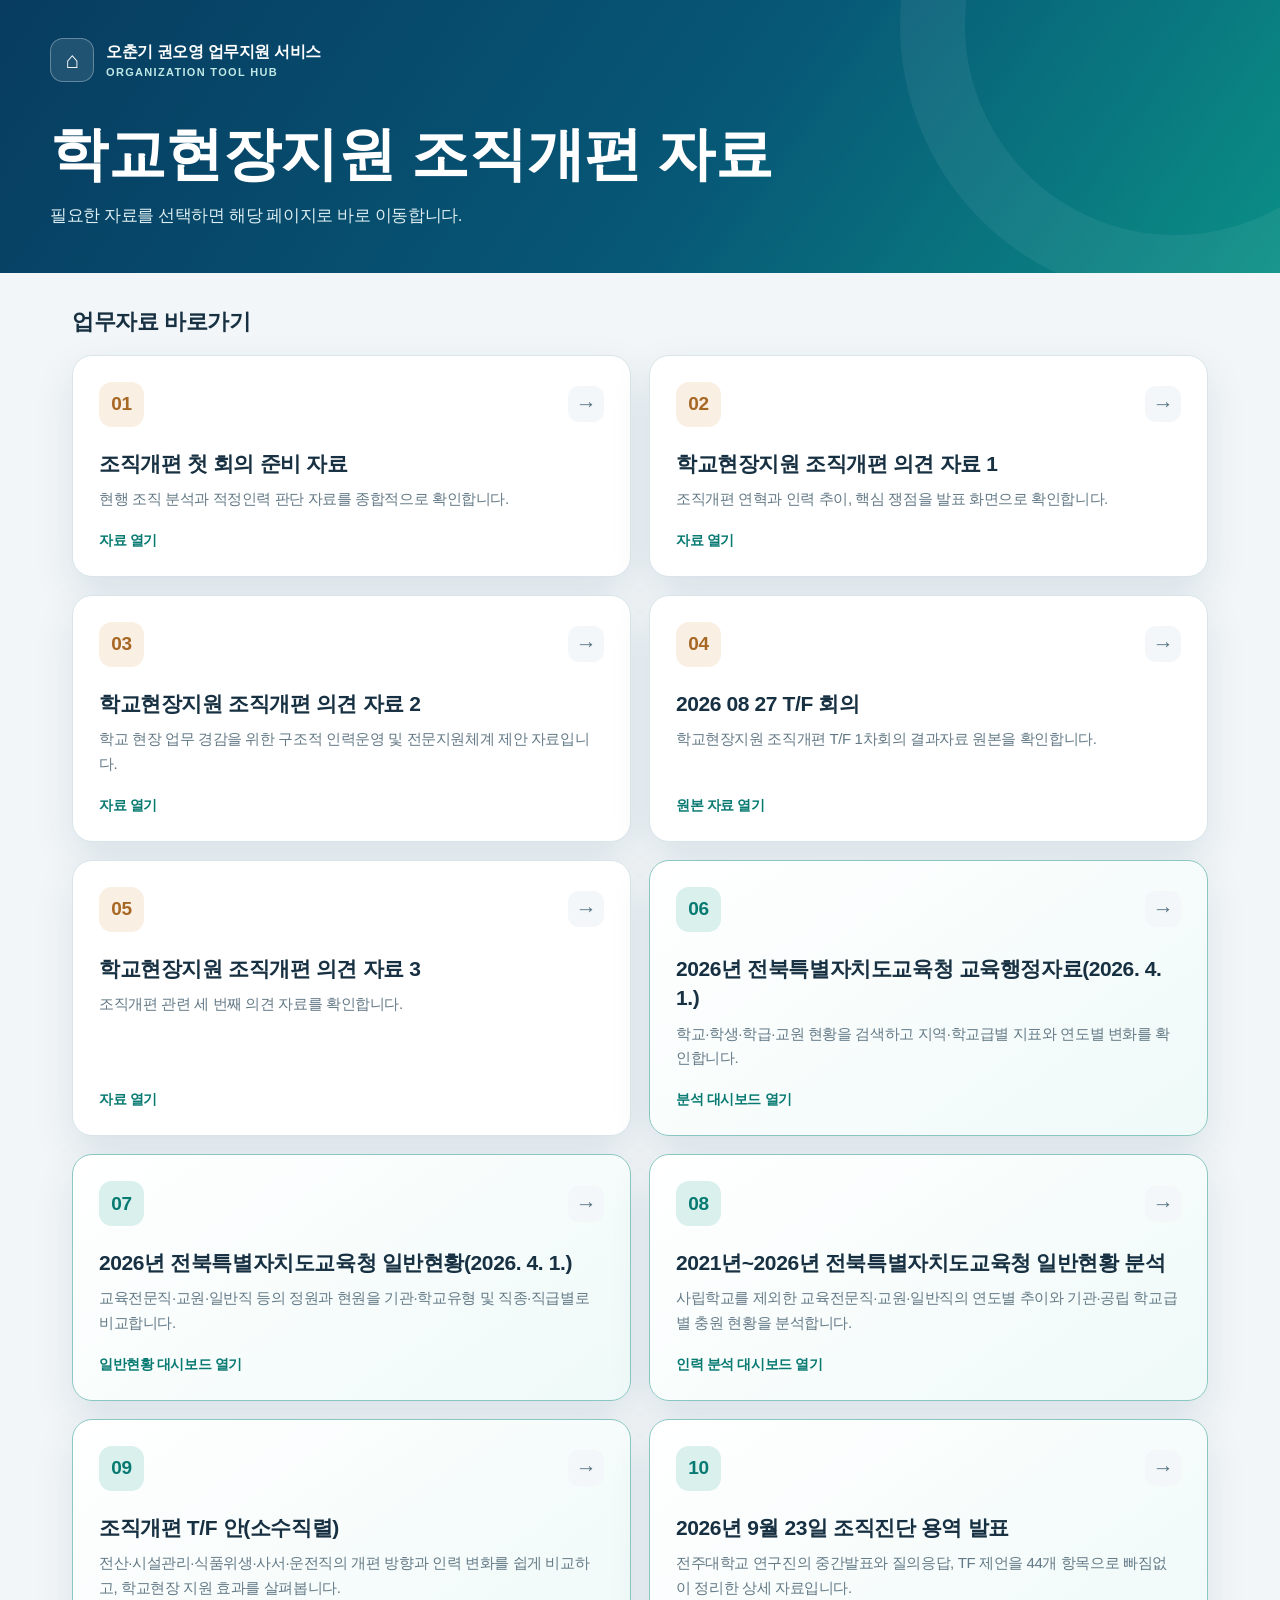
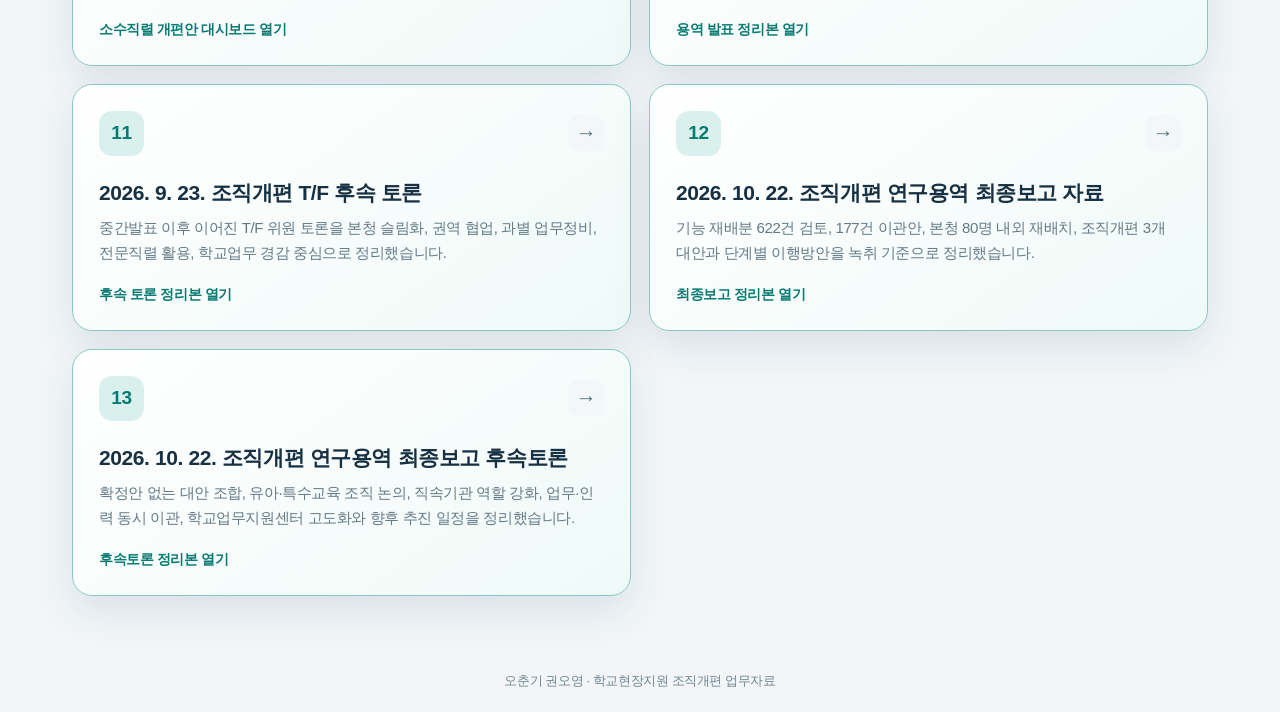
<file: index.html>
<!DOCTYPE html>
<html lang="ko">
<head>
<meta charset="UTF-8"><meta name="viewport" content="width=device-width,initial-scale=1"><meta name="description" content="학교현장지원 조직개편 및 교육행정 관련 업무자료 모음"><meta name="theme-color" content="#073c60"><title>학교현장지원 조직개편 T/F</title>
<style>:root{--navy:#073c60;--teal:#0b8f86;--ink:#173042;--muted:#637986;--line:#d9e5ea;--paper:#f2f6f8;--shadow:0 16px 40px rgba(7,60,96,.10)}*{box-sizing:border-box}body{margin:0;background:var(--paper);color:var(--ink);font-family:Pretendard,"Noto Sans KR","Malgun Gothic",sans-serif;letter-spacing:-.025em}.hero{position:relative;overflow:hidden;padding:38px 28px 42px;color:#fff;background:linear-gradient(125deg,#073c60 0%,#075776 55%,#0b8f86 100%)}.hero:after{content:"";position:absolute;width:420px;height:420px;right:-170px;top:-250px;border:65px solid rgba(255,255,255,.06);border-radius:50%}.hero-inner,.content{width:min(1180px,100%);margin:auto}.brand{display:flex;align-items:center;gap:12px;font-weight:900}.home{width:44px;height:44px;display:grid;place-items:center;border:1px solid rgba(255,255,255,.3);border-radius:13px;background:rgba(255,255,255,.10);font-size:23px}.brand small{display:block;margin-top:3px;color:#bfe8e6;font-size:11px;letter-spacing:.12em}h1{max-width:760px;margin:38px 0 14px;font-size:clamp(36px,5vw,58px);line-height:1.17}.lead{margin:0;color:#dceef2;font-size:17px;line-height:1.7}.content{padding:34px 22px 54px}.section-title{margin:0 0 18px;font-size:22px}.grid{display:grid;grid-template-columns:repeat(2,minmax(0,1fr));gap:18px}.card{display:flex;min-height:205px;flex-direction:column;padding:26px;border:1px solid var(--line);border-radius:20px;background:#fff;box-shadow:var(--shadow);color:inherit;text-decoration:none;transition:transform .18s ease,box-shadow .18s ease,border-color .18s ease}.card:hover,.card:focus-visible{transform:translateY(-4px);border-color:#91c9c5;box-shadow:0 22px 48px rgba(7,60,96,.16);outline:none}.top{display:flex;align-items:center;justify-content:space-between}.num{display:grid;width:45px;height:45px;place-items:center;border-radius:13px;background:#f9efe2;color:#a76825;font-size:19px;font-weight:900}.arrow{display:grid;width:36px;height:36px;place-items:center;border-radius:11px;background:#f3f7f9;color:#547383;font-size:21px}.card h2{margin:22px 0 9px;font-size:21px;line-height:1.4}.card p{margin:0;color:var(--muted);font-size:15px;line-height:1.65}.open{margin-top:auto;padding-top:20px;color:#087a72;font-size:14px;font-weight:900}.card.featured{border-color:#8bc7c2;background:linear-gradient(145deg,#fff 0%,#effaf8 100%)}.card.featured .num{background:#d9f0ed;color:#087a72}footer{padding:22px;text-align:center;color:#728691;font-size:13px}@media(max-width:720px){.hero{padding:28px 20px 34px}.hero h1{margin-top:30px}.content{padding:25px 15px 42px}.grid{grid-template-columns:1fr}.card{min-height:190px}}</style>
</head><body><header class="hero"><div class="hero-inner"><div class="brand"><span class="home">⌂</span><span>오춘기 권오영 업무지원 서비스<small>ORGANIZATION TOOL HUB</small></span></div><h1>학교현장지원 조직개편 자료</h1><p class="lead">필요한 자료를 선택하면 해당 페이지로 바로 이동합니다.</p></div></header><main class="content"><h2 class="section-title">업무자료 바로가기</h2><div class="grid">
<a class="card" href="reorganization.html"><div class="top"><span class="num">01</span><span class="arrow">→</span></div><h2>조직개편 첫 회의 준비 자료</h2><p>현행 조직 분석과 적정인력 판단 자료를 종합적으로 확인합니다.</p><span class="open">자료 열기</span></a>
<a class="card" href="reorganization-presentation.html"><div class="top"><span class="num">02</span><span class="arrow">→</span></div><h2>학교현장지원 조직개편 의견 자료 1</h2><p>조직개편 연혁과 인력 추이, 핵심 쟁점을 발표 화면으로 확인합니다.</p><span class="open">자료 열기</span></a>
<a class="card" href="organization.html"><div class="top"><span class="num">03</span><span class="arrow">→</span></div><h2>학교현장지원 조직개편 의견 자료 2</h2><p>학교 현장 업무 경감을 위한 구조적 인력운영 및 전문지원체계 제안 자료입니다.</p><span class="open">자료 열기</span></a>
<a class="card" href="organization3.html"><div class="top"><span class="num">04</span><span class="arrow">→</span></div><h2>2026 08 27 T/F 회의</h2><p>학교현장지원 조직개편 T/F 1차회의 결과자료 원본을 확인합니다.</p><span class="open">원본 자료 열기</span></a>
<a class="card" href="organization2.html"><div class="top"><span class="num">05</span><span class="arrow">→</span></div><h2>학교현장지원 조직개편 의견 자료 3</h2><p>조직개편 관련 세 번째 의견 자료를 확인합니다.</p><span class="open">자료 열기</span></a>
<a class="card featured" href="eddata.html"><div class="top"><span class="num">06</span><span class="arrow">→</span></div><h2>2026년 전북특별자치도교육청 교육행정자료(2026. 4. 1.)</h2><p>학교·학생·학급·교원 현황을 검색하고 지역·학교급별 지표와 연도별 변화를 확인합니다.</p><span class="open">분석 대시보드 열기</span></a>
<a class="card featured" href="eddata2.html"><div class="top"><span class="num">07</span><span class="arrow">→</span></div><h2>2026년 전북특별자치도교육청 일반현황(2026. 4. 1.)</h2><p>교육전문직·교원·일반직 등의 정원과 현원을 기관·학교유형 및 직종·직급별로 비교합니다.</p><span class="open">일반현황 대시보드 열기</span></a>
<a class="card featured" href="eddata3.html"><div class="top"><span class="num">08</span><span class="arrow">→</span></div><h2>2021년~2026년 전북특별자치도교육청 일반현황 분석</h2><p>사립학교를 제외한 교육전문직·교원·일반직의 연도별 추이와 기관·공립 학교급별 충원 현황을 분석합니다.</p><span class="open">인력 분석 대시보드 열기</span></a>
<a class="card featured" href="eddata4.html"><div class="top"><span class="num">09</span><span class="arrow">→</span></div><h2>조직개편 T/F 안(소수직렬)</h2><p>전산·시설관리·식품위생·사서·운전직의 개편 방향과 인력 변화를 쉽게 비교하고, 학교현장 지원 효과를 살펴봅니다.</p><span class="open">소수직렬 개편안 대시보드 열기</span></a>
<a class="card featured" href="eddata5.html"><div class="top"><span class="num">10</span><span class="arrow">→</span></div><h2>2026년 9월 23일 조직진단 용역 발표</h2><p>전주대학교 연구진의 중간발표와 질의응답, TF 제언을 44개 항목으로 빠짐없이 정리한 상세 자료입니다.</p><span class="open">용역 발표 정리본 열기</span></a>
<a class="card featured" href="eddata6.html"><div class="top"><span class="num">11</span><span class="arrow">→</span></div><h2>2026. 9. 23. 조직개편 T/F 후속 토론</h2><p>중간발표 이후 이어진 T/F 위원 토론을 본청 슬림화, 권역 협업, 과별 업무정비, 전문직렬 활용, 학교업무 경감 중심으로 정리했습니다.</p><span class="open">후속 토론 정리본 열기</span></a>
<a class="card featured" href="eddata7.html"><div class="top"><span class="num">12</span><span class="arrow">→</span></div><h2>2026. 10. 22. 조직개편 연구용역 최종보고 자료</h2><p>기능 재배분 622건 검토, 177건 이관안, 본청 80명 내외 재배치, 조직개편 3개 대안과 단계별 이행방안을 녹취 기준으로 정리했습니다.</p><span class="open">최종보고 정리본 열기</span></a>
<a class="card featured" href="eddata8.html"><div class="top"><span class="num">13</span><span class="arrow">→</span></div><h2>2026. 10. 22. 조직개편 연구용역 최종보고 후속토론</h2><p>확정안 없는 대안 조합, 유아·특수교육 조직 논의, 직속기관 역할 강화, 업무·인력 동시 이관, 학교업무지원센터 고도화와 향후 추진 일정을 정리했습니다.</p><span class="open">후속토론 정리본 열기</span></a>
</div></main><footer>오춘기 권오영 · 학교현장지원 조직개편 업무자료</footer></body></html>
</file>
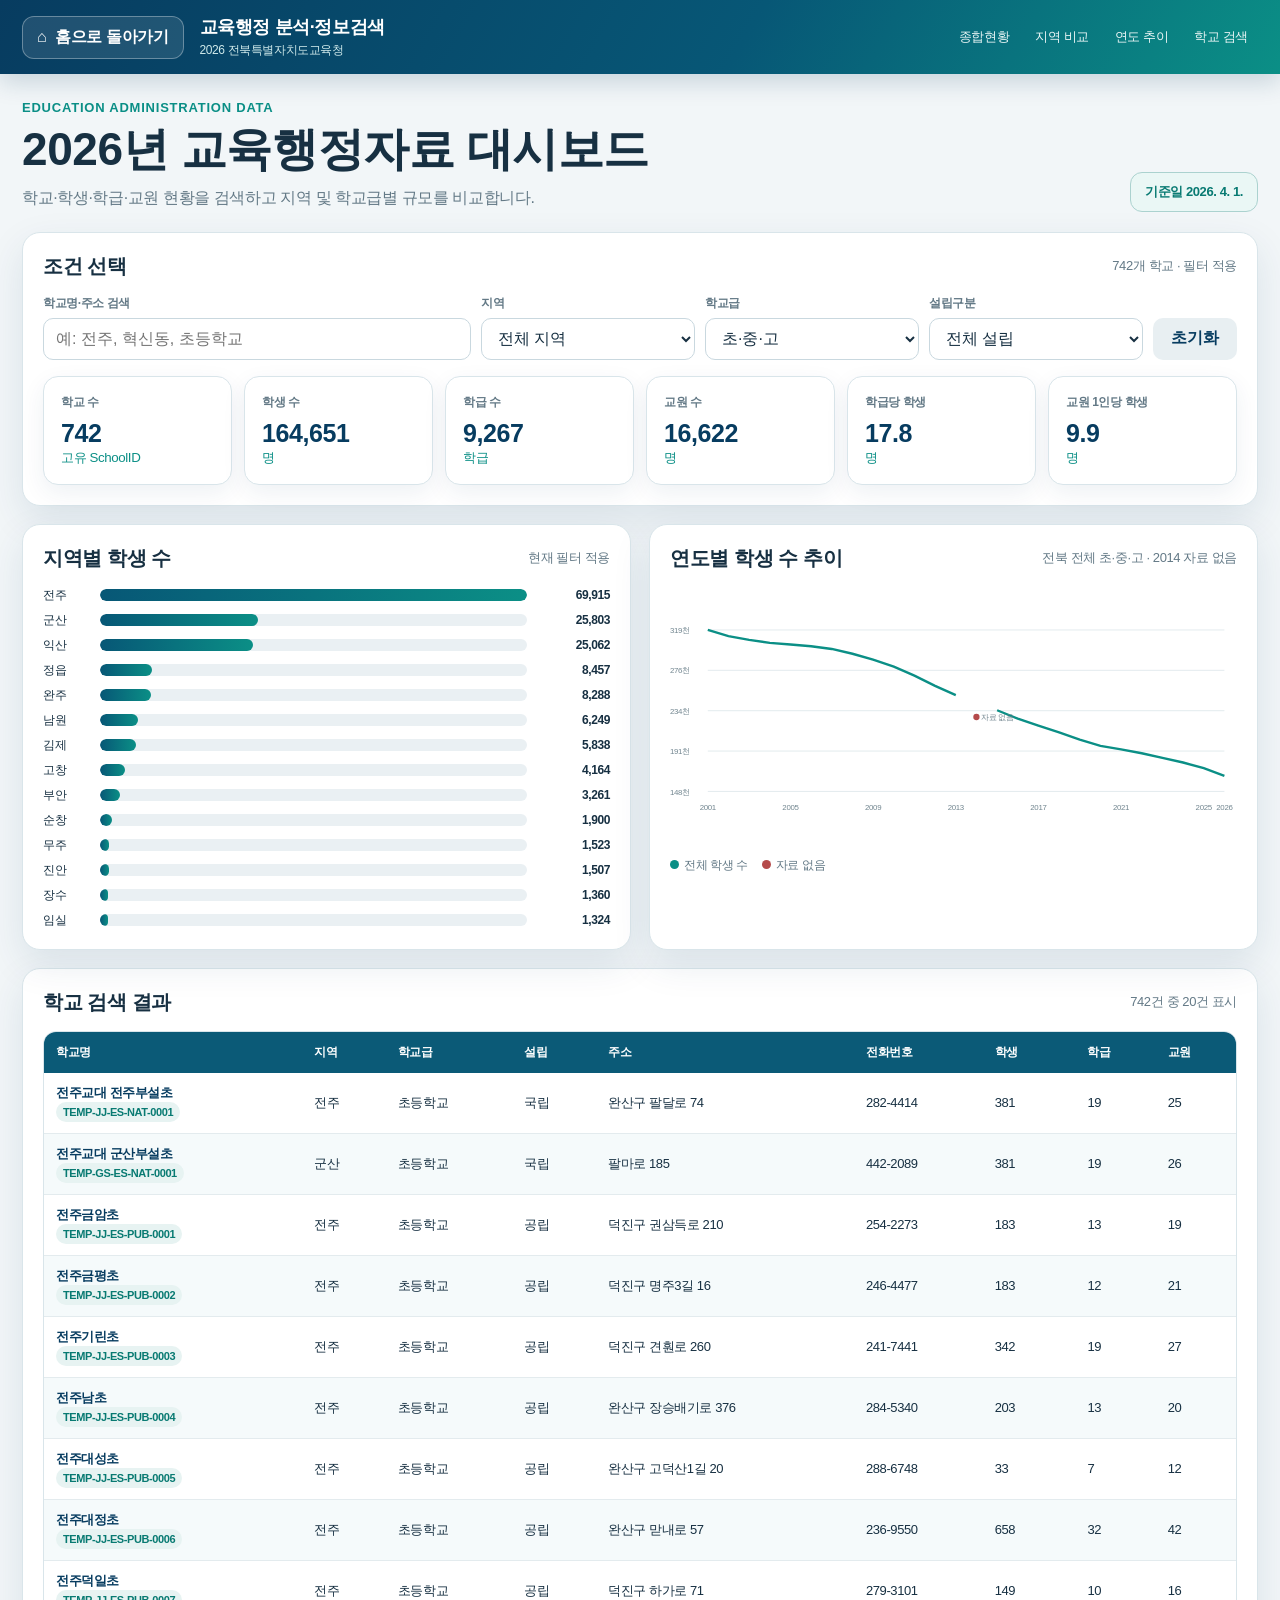
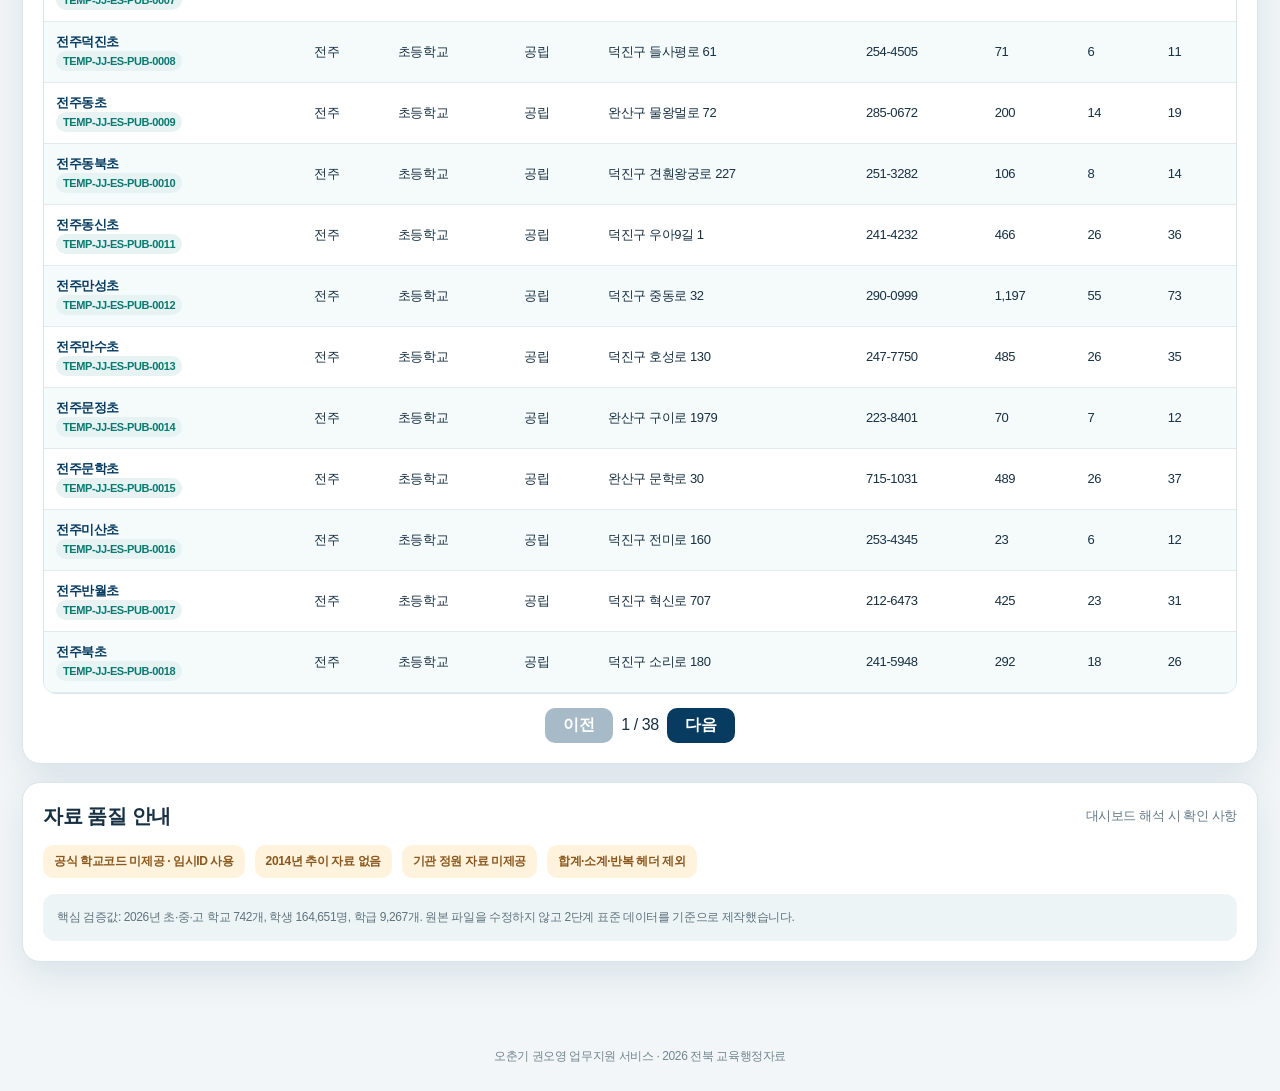
<file: eddata.html>
<!DOCTYPE html>
<html lang="ko">
<head>
<meta charset="UTF-8"><meta name="viewport" content="width=device-width,initial-scale=1"><meta name="description" content="2026년 전북특별자치도교육청 교육행정자료 분석 대시보드"><meta name="theme-color" content="#073c60"><title>2026 전북 교육행정자료 대시보드</title>
<style>
:root{--navy:#073c60;--navy2:#075776;--teal:#0b8f86;--ink:#173042;--muted:#637986;--line:#d9e5ea;--paper:#f2f6f8;--white:#fff;--orange:#e98b38;--danger:#b54b4b;--shadow:0 14px 38px rgba(7,60,96,.10)}*{box-sizing:border-box}html{scroll-behavior:smooth}body{margin:0;background:var(--paper);color:var(--ink);font-family:Pretendard,"Noto Sans KR","Malgun Gothic",sans-serif;letter-spacing:-.025em}.topbar{position:sticky;top:0;z-index:20;background:linear-gradient(120deg,var(--navy),var(--navy2) 58%,var(--teal));color:#fff;box-shadow:0 8px 24px rgba(7,60,96,.18)}.topbar-inner{width:min(1440px,100%);margin:auto;padding:15px 22px;display:flex;align-items:center;gap:16px}.home-link{display:flex;align-items:center;gap:9px;padding:10px 14px;border:1px solid rgba(255,255,255,.32);border-radius:12px;color:#fff;text-decoration:none;background:rgba(255,255,255,.1);font-weight:900}.home-link:hover,.home-link:focus-visible{background:#fff;color:var(--navy);outline:none}.titlebox{min-width:0}.titlebox strong{display:block;font-size:18px}.titlebox span{display:block;margin-top:3px;color:#cfe9ea;font-size:12px}.nav{margin-left:auto;display:flex;gap:6px}.nav a{color:#e9f5f5;text-decoration:none;padding:8px 10px;border-radius:9px;font-size:13px}.nav a:hover{background:rgba(255,255,255,.13)}main{width:min(1440px,100%);margin:auto;padding:26px 22px 60px}.hero{display:flex;align-items:end;justify-content:space-between;gap:24px;margin-bottom:20px}.eyebrow{color:var(--teal);font-weight:900;font-size:13px;letter-spacing:.06em}.hero h1{margin:7px 0 8px;font-size:clamp(28px,4vw,46px);line-height:1.2}.hero p{margin:0;color:var(--muted);line-height:1.65}.stamp{flex:0 0 auto;padding:10px 14px;border:1px solid #abd2cf;border-radius:12px;background:#eaf7f5;color:#087a72;font-size:13px;font-weight:900}.panel{margin-top:18px;padding:20px;border:1px solid var(--line);border-radius:18px;background:#fff;box-shadow:var(--shadow)}.panel-head{display:flex;align-items:center;justify-content:space-between;gap:14px;margin-bottom:15px}.panel h2{margin:0;font-size:20px}.panel-note{color:var(--muted);font-size:13px}.filters{display:grid;grid-template-columns:2fr repeat(3,1fr) auto;gap:10px}.field label{display:block;margin:0 0 6px;color:var(--muted);font-size:12px;font-weight:800}.field input,.field select{width:100%;height:42px;border:1px solid #c9d8df;border-radius:10px;background:#fff;padding:0 12px;color:var(--ink);font:inherit}.field input:focus,.field select:focus{outline:3px solid rgba(11,143,134,.14);border-color:var(--teal)}button{border:0;border-radius:10px;padding:0 18px;background:var(--navy);color:#fff;font:inherit;font-weight:900;cursor:pointer}.reset{align-self:end;height:42px;background:#e8eff2;color:var(--navy)}.kpis{display:grid;grid-template-columns:repeat(6,1fr);gap:12px;margin-top:16px}.kpi{padding:17px;border:1px solid var(--line);border-radius:15px;background:#fff;box-shadow:0 8px 24px rgba(7,60,96,.07)}.kpi span{display:block;color:var(--muted);font-size:12px;font-weight:800}.kpi strong{display:block;margin-top:8px;color:var(--navy);font-size:25px}.kpi small{color:var(--teal)}.grid2{display:grid;grid-template-columns:1fr 1fr;gap:18px}.chart{min-height:315px}.bars{display:grid;gap:8px}.bar-row{display:grid;grid-template-columns:48px 1fr 74px;align-items:center;gap:9px;font-size:12px}.bar-track{height:12px;border-radius:999px;background:#eaf0f3;overflow:hidden}.bar-fill{height:100%;border-radius:999px;background:linear-gradient(90deg,var(--navy2),var(--teal))}.bar-row strong{text-align:right}.legend{display:flex;gap:14px;flex-wrap:wrap;margin-top:10px;color:var(--muted);font-size:12px}.dot{display:inline-block;width:9px;height:9px;margin-right:5px;border-radius:50%}.trend-wrap{height:260px}.trend-wrap svg{width:100%;height:100%;overflow:visible}.gridline{stroke:#dce6ea;stroke-width:1}.axistext{fill:#71858f;font-size:10px}.trendline{fill:none;stroke:var(--teal);stroke-width:3}.gap-dot{fill:var(--danger)}.table-wrap{overflow:auto;border:1px solid var(--line);border-radius:13px}table{width:100%;border-collapse:collapse;white-space:nowrap}th{position:sticky;top:0;background:#0b5a77;color:#fff;text-align:left;font-size:12px;padding:12px}td{padding:11px 12px;border-bottom:1px solid #e3ebee;font-size:13px}tbody tr:nth-child(even){background:#f5fafb}tbody tr:hover{background:#eaf7f5}.school-name{font-weight:900;color:var(--navy)}.badge{display:inline-block;padding:4px 7px;border-radius:999px;background:#e7f3f2;color:#087a72;font-size:11px;font-weight:900}.empty{padding:42px;text-align:center;color:var(--muted)}.pager{display:flex;align-items:center;justify-content:center;gap:8px;margin-top:14px}.pager button{height:35px}.pager button:disabled{opacity:.35;cursor:not-allowed}.quality{display:flex;gap:10px;flex-wrap:wrap}.quality span{padding:8px 11px;border-radius:10px;background:#fff3dd;color:#8a571e;font-size:12px;font-weight:900}.footnote{margin-top:16px;padding:14px;border-radius:12px;background:#edf4f6;color:#5e737e;font-size:12px;line-height:1.6}footer{padding:26px;text-align:center;color:#71858f;font-size:12px}@media(max-width:1000px){.nav{display:none}.filters{grid-template-columns:1fr 1fr}.reset{width:100%}.kpis{grid-template-columns:repeat(3,1fr)}.grid2{grid-template-columns:1fr}}@media(max-width:620px){.topbar-inner{padding:12px}.home-link span{display:none}main{padding:20px 12px 45px}.hero{align-items:start;flex-direction:column}.filters{grid-template-columns:1fr}.kpis{grid-template-columns:1fr 1fr}.kpi strong{font-size:21px}.panel{padding:15px}.bar-row{grid-template-columns:42px 1fr 63px}}
</style></head>
<body>
<header class="topbar"><div class="topbar-inner"><a class="home-link" href="index.html" aria-label="홈으로 돌아가기">⌂ <span>홈으로 돌아가기</span></a><div class="titlebox"><strong>교육행정 분석·정보검색</strong><span>2026 전북특별자치도교육청</span></div><nav class="nav" aria-label="페이지 메뉴"><a href="#summary">종합현황</a><a href="#compare">지역 비교</a><a href="#trend">연도 추이</a><a href="#schools">학교 검색</a></nav></div></header>
<main><section class="hero"><div><div class="eyebrow">EDUCATION ADMINISTRATION DATA</div><h1>2026년 교육행정자료 대시보드</h1><p>학교·학생·학급·교원 현황을 검색하고 지역 및 학교급별 규모를 비교합니다.</p></div><div class="stamp">기준일 2026. 4. 1.</div></section>
<section class="panel" id="summary"><div class="panel-head"><h2>조건 선택</h2><span class="panel-note" id="resultLabel">전체 자료</span></div><div class="filters"><div class="field"><label for="keyword">학교명·주소 검색</label><input id="keyword" type="search" placeholder="예: 전주, 혁신동, 초등학교"></div><div class="field"><label for="region">지역</label><select id="region"><option value="">전체 지역</option></select></div><div class="field"><label for="level">학교급</label><select id="level"><option value="core">초·중·고</option><option value="">전체 학교급</option></select></div><div class="field"><label for="est">설립구분</label><select id="est"><option value="">전체 설립</option></select></div><button class="reset" id="reset" type="button">초기화</button></div><div class="kpis"><div class="kpi"><span>학교 수</span><strong id="kSchool">-</strong><small>고유 SchoolID</small></div><div class="kpi"><span>학생 수</span><strong id="kStudent">-</strong><small>명</small></div><div class="kpi"><span>학급 수</span><strong id="kClass">-</strong><small>학급</small></div><div class="kpi"><span>교원 수</span><strong id="kTeacher">-</strong><small>명</small></div><div class="kpi"><span>학급당 학생</span><strong id="kPerClass">-</strong><small>명</small></div><div class="kpi"><span>교원 1인당 학생</span><strong id="kPerTeacher">-</strong><small>명</small></div></div></section>
<div class="grid2" id="compare"><section class="panel chart"><div class="panel-head"><h2>지역별 학생 수</h2><span class="panel-note">현재 필터 적용</span></div><div class="bars" id="regionBars"></div></section><section class="panel chart" id="trend"><div class="panel-head"><h2>연도별 학생 수 추이</h2><span class="panel-note">전북 전체 초·중·고 · 2014 자료 없음</span></div><div class="trend-wrap" id="trendChart"></div><div class="legend"><span><i class="dot" style="background:#0b8f86"></i>전체 학생 수</span><span><i class="dot" style="background:#b54b4b"></i>자료 없음</span></div></section></div>
<section class="panel" id="schools"><div class="panel-head"><h2>학교 검색 결과</h2><span class="panel-note" id="schoolCount"></span></div><div class="table-wrap"><table><thead><tr><th>학교명</th><th>지역</th><th>학교급</th><th>설립</th><th>주소</th><th>전화번호</th><th>학생</th><th>학급</th><th>교원</th></tr></thead><tbody id="schoolRows"></tbody></table><div class="empty" id="empty" hidden>조건에 맞는 학교가 없습니다.</div></div><div class="pager"><button id="prev" type="button">이전</button><span id="pageInfo"></span><button id="next" type="button">다음</button></div></section>
<section class="panel"><div class="panel-head"><h2>자료 품질 안내</h2><span class="panel-note">대시보드 해석 시 확인 사항</span></div><div class="quality"><span>공식 학교코드 미제공 · 임시ID 사용</span><span>2014년 추이 자료 없음</span><span>기관 정원 자료 미제공</span><span>합계·소계·반복 헤더 제외</span></div><div class="footnote">핵심 검증값: 2026년 초·중·고 학교 742개, 학생 164,651명, 학급 9,267개. 원본 파일을 수정하지 않고 2단계 표준 데이터를 기준으로 제작했습니다.</div></section></main><footer>오춘기 권오영 업무지원 서비스 · 2026 전북 교육행정자료</footer>
<script>const DATA={"schools":[{"id":"TEMP-JJ-KDG-PUB-0001","n":"전주풍남","r":"전주","l":"유치원","e":"공립","d":"노송동","a":"완산구 견훤왕궁로 16","p":"286-2160","s":72,"c":4,"t":13},{"id":"TEMP-JJ-KDG-PUB-0002","n":"전주온샘","r":"전주","l":"유치원","e":"공립","d":"인후1동","a":"덕진구 심방죽로 24","p":"242-5411","s":111,"c":3,"t":16},{"id":"TEMP-JJ-KDG-PUB-0003","n":"전주","r":"전주","l":"유치원","e":"공립","d":"중앙동","a":"완산구 대동로 33","p":"253-9562","s":107,"c":4,"t":15},{"id":"TEMP-JJ-KDG-PUB-0004","n":"전주아름","r":"전주","l":"유치원","e":"공립","d":"혁신동","a":"덕진구 정여립로 874","p":"279-6701","s":185,"c":0,"t":23},{"id":"TEMP-JJ-KDG-PUB-0005","n":"전주홍산","r":"전주","l":"유치원","e":"공립","d":"효자5동","a":"완산구 마전들로 30","p":"228-9494","s":98,"c":4,"t":16},{"id":"TEMP-JJ-KDG-PUB-0006","n":"전주새솔","r":"전주","l":"유치원","e":"공립","d":"송천3동","a":"덕진구 화암1길 24","p":"274-6101","s":144,"c":8,"t":19},{"id":"TEMP-JJ-KDG-PUB-0007","n":"전주새뜰","r":"전주","l":"유치원","e":"공립","d":"혁신동","a":"덕진구 오공로 101","p":"717-3201","s":191,"c":10,"t":27},{"id":"TEMP-JJ-KDG-PUB-0008","n":"전주성현","r":"전주","l":"유치원","e":"공립","d":"혁신동","a":"덕진구 만성남로 39-7","p":"213-0510","s":141,"c":7,"t":20},{"id":"TEMP-JJ-KDG-PUB-0009","n":"전주푸른샘","r":"전주","l":"유치원","e":"공립","d":"효자4동","a":"완산구 홍산로 80","p":"714-2512","s":143,"c":12,"t":21},{"id":"TEMP-JJ-KDG-PUB-0010","n":"전주문정","r":"전주","l":"유치원","e":"공립","d":"평화2동","a":"완산구 구이로 1981","p":"237-5201","s":113,"c":10,"t":19},{"id":"TEMP-JJ-KDG-PUB-0011","n":"전주늘품","r":"전주","l":"유치원","e":"공립","d":"여의동","a":"덕진구 여산로 119","p":"214-8791","s":140,"c":9,"t":21},{"id":"TEMP-JJ-KDG-PUB-0012","n":"전주솔내","r":"전주","l":"유치원","e":"공립","d":"송천3동","a":"덕진구 백석4길 22","p":"254-3770","s":222,"c":8,"t":27},{"id":"TEMP-GS-KDG-PUB-0001","n":"군산바다","r":"군산","l":"유치원","e":"공립","d":"신풍동","a":"서흥안2길 20","p":"461-2925","s":53,"c":4,"t":10},{"id":"TEMP-GS-KDG-PUB-0002","n":"군산우리별","r":"군산","l":"유치원","e":"공립","d":"경암동","a":"경암5길 77-20","p":"442-6148","s":107,"c":0,"t":17},{"id":"TEMP-GS-KDG-PUB-0003","n":"군산중앙","r":"군산","l":"유치원","e":"공립","d":"중앙동","a":"중앙로 89","p":"446-9170","s":110,"c":5,"t":18},{"id":"TEMP-GS-KDG-PUB-0004","n":"군산도담","r":"군산","l":"유치원","e":"공립","d":"미성동","a":"칠성1길 26","p":"464-9217","s":141,"c":10,"t":22},{"id":"TEMP-GS-KDG-PUB-0005","n":"군산가람","r":"군산","l":"유치원","e":"공립","d":"조촌동","a":"궁포안4길 6","p":"454-8007","s":190,"c":9,"t":26},{"id":"TEMP-GS-KDG-PUB-0006","n":"군산새빛","r":"군산","l":"유치원","e":"공립","d":"내흥동","a":"패총로 70","p":"442-6430","s":165,"c":8,"t":21},{"id":"TEMP-IS-KDG-PUB-0001","n":"이리","r":"익산","l":"유치원","e":"공립","d":"마동","a":"중앙로 125-35","p":"842-2834","s":142,"c":9,"t":19},{"id":"TEMP-IS-KDG-PUB-0002","n":"익산맑은샘","r":"익산","l":"유치원","e":"공립","d":"오산면","a":"오산면 항쟁로 129","p":"858-6634","s":86,"c":21,"t":16},{"id":"TEMP-IS-KDG-PUB-0003","n":"익산솜리","r":"익산","l":"유치원","e":"공립","d":"어양동","a":"동서로 61길 27-38","p":"723-2582","s":105,"c":10,"t":16},{"id":"TEMP-IS-KDG-PUB-0004","n":"익산부송","r":"익산","l":"유치원","e":"공립","d":"삼성동","a":"부송로2길 27","p":"835-6782","s":122,"c":9,"t":20},{"id":"TEMP-JE-KDG-PUB-0001","n":"정읍연지","r":"정읍","l":"유치원","e":"공립","d":"연지동","a":"명륜길 30","p":"533-1892","s":71,"c":5,"t":13},{"id":"TEMP-NW-KDG-PUB-0001","n":"남원참사랑","r":"남원","l":"유치원","e":"공립","d":"금동","a":"가방뜰길 18","p":"626-3402","s":74,"c":4,"t":12},{"id":"TEMP-GJ-KDG-PUB-0001","n":"김제제일","r":"김제","l":"유치원","e":"공립","d":"요촌동","a":"동서로 193","p":"547-6970","s":68,"c":4,"t":12},{"id":"TEMP-WJ-KDG-PUB-0001","n":"봉동","r":"완주","l":"유치원","e":"공립","d":"봉동읍","a":"봉동읍 봉동동서로 111","p":"261-2200","s":76,"c":5,"t":12},{"id":"TEMP-WJ-KDG-PUB-0002","n":"봉서","r":"완주","l":"유치원","e":"공립","d":"봉동읍","a":"봉동읍 원둔산 6길 5","p":"262-0163","s":77,"c":2,"t":14},{"id":"TEMP-WJ-KDG-PUB-0003","n":"삼봉","r":"완주","l":"유치원","e":"공립","d":"삼례읍","a":"삼례읍 삼봉중앙로 91-7","p":"262-1012","s":143,"c":3,"t":18},{"id":"TEMP-WJ-KDG-PUB-0004","n":"운곡마루","r":"완주","l":"유치원","e":"공립","d":"용진읍","a":"용진읍 비단3길 10","p":"247-8780","s":76,"c":1,"t":11},{"id":"TEMP-JA-KDG-PUB-0001","n":"진안마이꿈","r":"진안","l":"유치원","e":"공립","d":"진안읍","a":"진안읍 어영골길 29","p":"432-8101","s":21,"c":2,"t":6},{"id":"TEMP-MJ-KDG-PUB-0001","n":"무주반디","r":"무주","l":"유치원","e":"공립","d":"무주읍","a":"무주읍 무설로 127","p":"323-2630","s":66,"c":4,"t":10},{"id":"TEMP-JS-KDG-PUB-0001","n":"장수한사랑","r":"장수","l":"유치원","e":"공립","d":"장수읍","a":"장수읍 장천로 237","p":"353-8831","s":52,"c":6,"t":11},{"id":"TEMP-YS-KDG-PUB-0001","n":"임실둥지","r":"임실","l":"유치원","e":"공립","d":"임실읍","a":"임실읍 봉황7길 15-3","p":"643-9505","s":36,"c":4,"t":8},{"id":"TEMP-SC-KDG-PUB-0001","n":"순창옥천","r":"순창","l":"유치원","e":"공립","d":"순창읍","a":"순창읍 순창6길 37","p":"653-6568","s":43,"c":4,"t":7},{"id":"TEMP-GC-KDG-PUB-0001","n":"고창꿈푸른","r":"고창","l":"유치원","e":"공립","d":"고창읍","a":"고창읍 남정2길 30","p":"561-6537","s":95,"c":4,"t":13},{"id":"TEMP-BA-KDG-PUB-0001","n":"부안해오름","r":"부안","l":"유치원","e":"공립","d":"부안읍","a":"부안읍 석정로 313","p":"581-8824","s":85,"c":1,"t":11},{"id":"TEMP-JJ-KDG-PUB-0013","n":"전주금평초병설","r":"전주","l":"유치원","e":"공립","d":"인후2동","a":"덕진구 명주3길 16","p":"246-4477","s":29,"c":0,"t":5},{"id":"TEMP-JJ-KDG-PUB-0014","n":"전주기린초병설 (휴원)","r":"전주","l":"유치원","e":"공립","d":"인후3동","a":"덕진구 견훤로 260","p":"241-7441","s":0,"c":0,"t":0},{"id":"TEMP-JJ-KDG-PUB-0015","n":"전주남초병설","r":"전주","l":"유치원","e":"공립","d":"서서학동","a":"완산구 장승배기로 376","p":"284-5340","s":20,"c":1,"t":3},{"id":"TEMP-JJ-KDG-PUB-0016","n":"전주대성초병설 (휴원)","r":"전주","l":"유치원","e":"공립","d":"동서학동","a":"완산구 고덕산1길 20","p":"288-6748","s":0,"c":0,"t":0},{"id":"TEMP-JJ-KDG-PUB-0017","n":"전주덕일초병설 (휴원)","r":"전주","l":"유치원","e":"공립","d":"덕진동","a":"덕진구 하가로 71","p":"279-3101","s":0,"c":0,"t":0},{"id":"TEMP-JJ-KDG-PUB-0018","n":"전주덕진초병설","r":"전주","l":"유치원","e":"공립","d":"덕진동","a":"덕진구 들사평로 61","p":"254-4505","s":4,"c":0,"t":1},{"id":"TEMP-JJ-KDG-PUB-0019","n":"전주동신초병설","r":"전주","l":"유치원","e":"공립","d":"우아1동","a":"덕진구 우아9길 1","p":"241-4232","s":14,"c":0,"t":1},{"id":"TEMP-JJ-KDG-PUB-0020","n":"전주미산초병설","r":"전주","l":"유치원","e":"공립","d":"송천2동","a":"덕진구 전미로 160","p":"253-4345","s":6,"c":0,"t":1},{"id":"TEMP-JJ-KDG-PUB-0021","n":"전주삼천남초병설","r":"전주","l":"유치원","e":"공립","d":"삼천2동","a":"완산구 거마남로 65","p":"223-2910","s":19,"c":2,"t":3},{"id":"TEMP-JJ-KDG-PUB-0022","n":"전주삼천초병설","r":"전주","l":"유치원","e":"공립","d":"삼천1동","a":"완산구 성지산로 38","p":"223-7042","s":3,"c":0,"t":1},{"id":"TEMP-JJ-KDG-PUB-0023","n":"전주서신초병설","r":"전주","l":"유치원","e":"공립","d":"서신동","a":"완산구 전룡로 119","p":"274-4348","s":6,"c":0,"t":1},{"id":"TEMP-JJ-KDG-PUB-0024","n":"전주서원초병설","r":"전주","l":"유치원","e":"공립","d":"효자2동","a":"완산구 오두정길 45","p":"221-8055","s":33,"c":3,"t":6},{"id":"TEMP-JJ-KDG-PUB-0025","n":"전주서천초병설","r":"전주","l":"유치원","e":"공립","d":"서신동","a":"완산구 당산로 9","p":"274-7077","s":4,"c":0,"t":1},{"id":"TEMP-JJ-KDG-PUB-0026","n":"전주송천초병설","r":"전주","l":"유치원","e":"공립","d":"송천2동","a":"덕진구 송천1길 10","p":"254-7144","s":35,"c":0,"t":6},{"id":"TEMP-JJ-KDG-PUB-0027","n":"전주아중초병설 (휴원)","r":"전주","l":"유치원","e":"공립","d":"우아2동","a":"덕진구 인교5길 23","p":"241-7741","s":0,"c":0,"t":0},{"id":"TEMP-JJ-KDG-PUB-0028","n":"전주양지초병설","r":"전주","l":"유치원","e":"공립","d":"평화2동","a":"완산구 양지2길 11-26","p":"226-2691","s":3,"c":0,"t":1},{"id":"TEMP-JJ-KDG-PUB-0029","n":"전주양현초병설","r":"전주","l":"유치원","e":"공립","d":"혁신동","a":"덕진구 만성서로 96","p":"717-1701","s":49,"c":3,"t":7},{"id":"TEMP-JJ-KDG-PUB-0030","n":"전주여울초병설","r":"전주","l":"유치원","e":"공립","d":"서신동","a":"완산구 고사평8길 11","p":"255-9076","s":10,"c":2,"t":1},{"id":"TEMP-JJ-KDG-PUB-0031","n":"전주온빛초병설","r":"전주","l":"유치원","e":"공립","d":"혁신동","a":"덕진구 틀못3길 7","p":"249-6683","s":41,"c":0,"t":6},{"id":"TEMP-JJ-KDG-PUB-0032","n":"전주완산초병설 (휴원)","r":"전주","l":"유치원","e":"공립","d":"완산동","a":"완산구 매곡로 22","p":"284-5715","s":0,"c":0,"t":0},{"id":"TEMP-JJ-KDG-PUB-0033","n":"전주용덕초병설","r":"전주","l":"유치원","e":"공립","d":"조촌동","a":"덕진구 용덕길 30","p":"211-0636","s":8,"c":0,"t":1},{"id":"TEMP-JJ-KDG-PUB-0034","n":"전주용흥초병설","r":"전주","l":"유치원","e":"공립","d":"삼천3동","a":"완산구 삼천천변1길 16","p":"227-4635","s":15,"c":0,"t":3},{"id":"TEMP-JJ-KDG-PUB-0035","n":"전주우전초병설","r":"전주","l":"유치원","e":"공립","d":"효자4동","a":"완산구 우전2길 11","p":"221-0618","s":7,"c":0,"t":1},{"id":"TEMP-JJ-KDG-PUB-0036","n":"전주원동초병설","r":"전주","l":"유치원","e":"공립","d":"조촌동","a":"덕진구 원동로 3","p":"211-7380","s":4,"c":0,"t":1},{"id":"TEMP-JJ-KDG-PUB-0037","n":"전주인후초병설 (휴원)","r":"전주","l":"유치원","e":"공립","d":"인후3동","a":"덕진구 무삼지로 67","p":"244-8982","s":0,"c":0,"t":0},{"id":"TEMP-JJ-KDG-PUB-0038","n":"전주자연초병설","r":"전주","l":"유치원","e":"공립","d":"송천3동","a":"덕진구 세병로 150","p":"717-2302","s":45,"c":3,"t":7},{"id":"TEMP-JJ-KDG-PUB-0039","n":"전주장동초병설","r":"전주","l":"유치원","e":"공립","d":"여의동","a":"덕진구 원장동길 91-12","p":"211-0601","s":2,"c":0,"t":1},{"id":"TEMP-JJ-KDG-PUB-0040","n":"전주중앙초병설","r":"전주","l":"유치원","e":"공립","d":"풍남동","a":"완산구 경기전길 99","p":"284-5798","s":4,"c":0,"t":1},{"id":"TEMP-JJ-KDG-PUB-0041","n":"전주중인초병설","r":"전주","l":"유치원","e":"공립","d":"삼천3동","a":"완산구 중인1길 80","p":"222-5970","s":1,"c":0,"t":1},{"id":"TEMP-JJ-KDG-PUB-0042","n":"전주초포초병설","r":"전주","l":"유치원","e":"공립","d":"호성동","a":"덕진구 초포로 171","p":"253-8150","s":6,"c":0,"t":1},{"id":"TEMP-JJ-KDG-PUB-0043","n":"전주평화초병설","r":"전주","l":"유치원","e":"공립","d":"평화1동","a":"완산구 꽃밭정로 65","p":"284-1427","s":1,"c":0,"t":1},{"id":"TEMP-JJ-KDG-PUB-0044","n":"전주하가초병설","r":"전주","l":"유치원","e":"공립","d":"덕진동","a":"덕진구 경동로 11","p":"272-1068","s":28,"c":4,"t":7},{"id":"TEMP-JJ-KDG-PUB-0045","n":"전주한들초병설","r":"전주","l":"유치원","e":"공립","d":"중화산2동","a":"완산구 화산천변8길 10","p":"227-1850","s":5,"c":0,"t":1},{"id":"TEMP-JJ-KDG-PUB-0046","n":"전주화산초병설","r":"전주","l":"유치원","e":"공립","d":"중화산1동","a":"완산구 따박골7길 20","p":"284-2182","s":2,"c":0,"t":1},{"id":"TEMP-JJ-KDG-PUB-0047","n":"전주화정초병설","r":"전주","l":"유치원","e":"공립","d":"송천3동","a":"덕진구 세병로 55","p":"270-8401","s":47,"c":2,"t":7},{"id":"TEMP-JJ-KDG-PUB-0048","n":"전주효문초병설","r":"전주","l":"유치원","e":"공립","d":"효자3동","a":"완산구 거마평로 105","p":"221-6835","s":7,"c":0,"t":1},{"id":"TEMP-JJ-KDG-PUB-0049","n":"전주효자초병설","r":"전주","l":"유치원","e":"공립","d":"효자2동","a":"완산구 송정로 47","p":"223-1331","s":4,"c":0,"t":1},{"id":"TEMP-JJ-KDG-PUB-0050","n":"전주효천초병설","r":"전주","l":"유치원","e":"공립","d":"효자4동","a":"완산구 효천중앙로 31","p":"717-6102","s":33,"c":4,"t":7},{"id":"TEMP-GS-KDG-PUB-0007","n":"군산금광초병설 (휴원)","r":"군산","l":"유치원","e":"공립","d":"삼학동","a":"대학로 100","p":"","s":0,"c":0,"t":0},{"id":"TEMP-GS-KDG-PUB-0008","n":"군산금빛초병설","r":"군산","l":"유치원","e":"공립","d":"조촌동","a":"궁포3로 48","p":"454-8081","s":48,"c":0,"t":5},{"id":"TEMP-GS-KDG-PUB-0009","n":"군산남초병설 (휴원)","r":"군산","l":"유치원","e":"공립","d":"흥남동","a":"삼학7길 4","p":"462-2522","s":0,"c":0,"t":0},{"id":"TEMP-GS-KDG-PUB-0010","n":"군산동초병설","r":"군산","l":"유치원","e":"공립","d":"조촌동","a":"번영로 181","p":"452-1978","s":5,"c":0,"t":1},{"id":"TEMP-GS-KDG-PUB-0011","n":"군산문화초병설 (휴원)","r":"군산","l":"유치원","e":"공립","d":"신풍동","a":"문화안길 51","p":"","s":0,"c":0,"t":0},{"id":"TEMP-GS-KDG-PUB-0012","n":"군산미장초병설","r":"군산","l":"유치원","e":"공립","d":"수송동","a":"미장안길 14","p":"440-1300","s":33,"c":0,"t":5},{"id":"TEMP-GS-KDG-PUB-0013","n":"군산서초병설","r":"군산","l":"유치원","e":"공립","d":"해신동","a":"중앙로 230","p":"443-1667","s":5,"c":0,"t":1},{"id":"TEMP-GS-KDG-PUB-0014","n":"군산수송초병설 (휴원)","r":"군산","l":"유치원","e":"공립","d":"수송동","a":"월명로 312","p":"","s":0,"c":0,"t":0},{"id":"TEMP-GS-KDG-PUB-0015","n":"군산신흥초병설","r":"군산","l":"유치원","e":"공립","d":"나운2동","a":"백토로 129","p":"467-2274","s":6,"c":2,"t":1},{"id":"TEMP-GS-KDG-PUB-0016","n":"군산아리울초병설","r":"군산","l":"유치원","e":"공립","d":"수송동","a":"수송동로 90","p":"440-8800","s":6,"c":0,"t":1},{"id":"TEMP-GS-KDG-PUB-0017","n":"군산용문초병설","r":"군산","l":"유치원","e":"공립","d":"나운3동","a":"미룡로 32-8","p":"466-8236","s":7,"c":0,"t":1},{"id":"TEMP-GS-KDG-PUB-0018","n":"군산월명초병설","r":"군산","l":"유치원","e":"공립","d":"수송동","a":"수송동로 24","p":"472-3000","s":7,"c":0,"t":1},{"id":"TEMP-GS-KDG-PUB-0019","n":"군산지곡초병설","r":"군산","l":"유치원","e":"공립","d":"지곡동","a":"신지길 26","p":"461-3689","s":5,"c":0,"t":1},{"id":"TEMP-GS-KDG-PUB-0020","n":"군산풍문초병설","r":"군산","l":"유치원","e":"공립","d":"흥남동","a":"풍마길 22","p":"445-1655","s":6,"c":0,"t":1},{"id":"TEMP-GS-KDG-PUB-0021","n":"군산초병설","r":"군산","l":"유치원","e":"공립","d":"수송동","a":"지곡로 68","p":"472-7700","s":13,"c":0,"t":1},{"id":"TEMP-GS-KDG-PUB-0022","n":"문창초병설 (휴원)","r":"군산","l":"유치원","e":"공립","d":"미성동","a":"공항로 394","p":"","s":0,"c":0,"t":0},{"id":"TEMP-GS-KDG-PUB-0023","n":"미룡초병설","r":"군산","l":"유치원","e":"공립","d":"미룡동","a":"대학로 498-10","p":"462-6213","s":5,"c":0,"t":1},{"id":"TEMP-GS-KDG-PUB-0024","n":"새만금초병설","r":"군산","l":"유치원","e":"공립","d":"오식도동","a":"요죽5길 42","p":"469-7600","s":19,"c":0,"t":3},{"id":"TEMP-GS-KDG-PUB-0025","n":"서수초병설","r":"군산","l":"유치원","e":"공립","d":"서수면","a":"서수면 항쟁로 199","p":"453-3169","s":4,"c":0,"t":1},{"id":"TEMP-GS-KDG-PUB-0026","n":"소룡초병설","r":"군산","l":"유치원","e":"공립","d":"소룡동","a":"설림길 55","p":"468-9102","s":14,"c":0,"t":1},{"id":"TEMP-GS-KDG-PUB-0027","n":"옥봉초병설","r":"군산","l":"유치원","e":"공립","d":"옥서면","a":"옥서면 옥봉초교길 29","p":"471-2034","s":4,"c":0,"t":1},{"id":"TEMP-GS-KDG-PUB-0028","n":"해성초병설 (휴원)","r":"군산","l":"유치원","e":"공립","d":"미성동","a":"옥성남길 21","p":"","s":0,"c":0,"t":0},{"id":"TEMP-GS-KDG-PUB-0029","n":"옥구초병설 (휴원)","r":"군산","l":"유치원","e":"공립","d":"옥구읍","a":"옥구읍 옥구로 50","p":"464-8512","s":0,"c":0,"t":0},{"id":"TEMP-GS-KDG-PUB-0030","n":"개정초병설","r":"군산","l":"유치원","e":"공립","d":"개정면","a":"개정면 동정1길 5","p":"452-6366","s":3,"c":0,"t":1},{"id":"TEMP-GS-KDG-PUB-0031","n":"나포초병설","r":"군산","l":"유치원","e":"공립","d":"나포면","a":"나포면 교동1길 23","p":"453-1942","s":5,"c":0,"t":1},{"id":"TEMP-GS-KDG-PUB-0032","n":"당북초병설","r":"군산","l":"유치원","e":"공립","d":"옥산면","a":"옥산면 백석로 40","p":"462-9033","s":3,"c":0,"t":1},{"id":"TEMP-GS-KDG-PUB-0033","n":"대야초병설","r":"군산","l":"유치원","e":"공립","d":"대야면","a":"대야면 대야관통로 141-13","p":"451-4560","s":6,"c":0,"t":1},{"id":"TEMP-GS-KDG-PUB-0034","n":"발산초병설 (휴원)","r":"군산","l":"유치원","e":"공립","d":"개정면","a":"개정면 바르메길 43","p":"","s":0,"c":0,"t":0},{"id":"TEMP-GS-KDG-PUB-0035","n":"성산초병설","r":"군산","l":"유치원","e":"공립","d":"성산면","a":"성산면 동군산로 39","p":"453-0388","s":1,"c":0,"t":1},{"id":"TEMP-GS-KDG-PUB-0036","n":"술산초병설","r":"군산","l":"유치원","e":"공립","d":"임피면","a":"임피면 남산로 26-13","p":"453-9641","s":1,"c":0,"t":1},{"id":"TEMP-GS-KDG-PUB-0037","n":"옥산초병설 (휴원)","r":"군산","l":"유치원","e":"공립","d":"옥산면","a":"옥산면 여로2길 40","p":"","s":0,"c":0,"t":0},{"id":"TEMP-GS-KDG-PUB-0038","n":"임피초병설","r":"군산","l":"유치원","e":"공립","d":"임피면","a":"임피면 동헌길 38","p":"453-7820","s":1,"c":0,"t":1},{"id":"TEMP-GS-KDG-PUB-0039","n":"창오초병설","r":"군산","l":"유치원","e":"공립","d":"성산면","a":"성산면 동군산로 393","p":"453-2202","s":3,"c":0,"t":1},{"id":"TEMP-GS-KDG-PUB-0040","n":"회현초병설","r":"군산","l":"유치원","e":"공립","d":"회현면","a":"회현면 회현로 139","p":"466-5624","s":8,"c":0,"t":1},{"id":"TEMP-GS-KDG-PUB-0041","n":"무녀도초병설 (휴원)","r":"군산","l":"유치원","e":"공립","d":"옥도면","a":"옥도면 무녀도2길 33","p":"","s":0,"c":0,"t":0},{"id":"TEMP-IS-KDG-PUB-0005","n":"이리중앙초병설","r":"익산","l":"유치원","e":"공립","d":"중앙동","a":"인북로 77","p":"855-2260","s":3,"c":0,"t":1},{"id":"TEMP-IS-KDG-PUB-0006","n":"이리동산초병설 (휴원)","r":"익산","l":"유치원","e":"공립","d":"동산동","a":"평동로23길 46","p":"855-0563","s":0,"c":0,"t":0},{"id":"TEMP-IS-KDG-PUB-0007","n":"이리고현초병설 (휴원)","r":"익산","l":"유치원","e":"공립","d":"모현동","a":"선화로23길 44","p":"852-6906","s":0,"c":0,"t":0},{"id":"TEMP-IS-KDG-PUB-0008","n":"이리송학초병설","r":"익산","l":"유치원","e":"공립","d":"송학동","a":"학곤로 57","p":"850-3606","s":7,"c":0,"t":1},{"id":"TEMP-IS-KDG-PUB-0009","n":"이리남창초병설 (휴원)","r":"익산","l":"유치원","e":"공립","d":"남중동","a":"인북로 171","p":"852-7566","s":0,"c":0,"t":0},{"id":"TEMP-IS-KDG-PUB-0010","n":"이리북초병설","r":"익산","l":"유치원","e":"공립","d":"남중동","a":"인북로58길 11","p":"841-9924","s":3,"c":0,"t":1},{"id":"TEMP-IS-KDG-PUB-0011","n":"이리북일초병설 (휴원)","r":"익산","l":"유치원","e":"공립","d":"신동","a":"동서로19길 100","p":"852-3935","s":0,"c":0,"t":0},{"id":"TEMP-IS-KDG-PUB-0012","n":"이리신흥초병설","r":"익산","l":"유치원","e":"공립","d":"동산동","a":"하나로3길 10","p":"857-7063","s":2,"c":0,"t":1},{"id":"TEMP-IS-KDG-PUB-0013","n":"이리동초병설 (휴원)","r":"익산","l":"유치원","e":"공립","d":"영등1동","a":"동서로51길 57","p":"830-6801","s":0,"c":0,"t":0},{"id":"TEMP-IS-KDG-PUB-0014","n":"이리팔봉초병설 (휴원)","r":"익산","l":"유치원","e":"공립","d":"팔봉동","a":"무왕로31길 10","p":"835-3003","s":0,"c":0,"t":0},{"id":"TEMP-IS-KDG-PUB-0015","n":"이리석암초병설 (휴원)","r":"익산","l":"유치원","e":"공립","d":"팔봉동","a":"서동로46길 119","p":"835-1295","s":0,"c":0,"t":0},{"id":"TEMP-IS-KDG-PUB-0016","n":"이리동북초병설","r":"익산","l":"유치원","e":"공립","d":"영등1동","a":"고봉로 190-3","p":"852-4830","s":4,"c":0,"t":1},{"id":"TEMP-IS-KDG-PUB-0017","n":"이리서초병설 (휴원)","r":"익산","l":"유치원","e":"공립","d":"남중동","a":"익산대로 213","p":"854-3531","s":0,"c":0,"t":0},{"id":"TEMP-IS-KDG-PUB-0018","n":"이리동남초병설","r":"익산","l":"유치원","e":"공립","d":"동산동","a":"동천로7길 18","p":"842-8293","s":9,"c":0,"t":1},{"id":"TEMP-IS-KDG-PUB-0019","n":"이리신동초병설 (휴원)","r":"익산","l":"유치원","e":"공립","d":"신동","a":"무왕로 981","p":"858-5062","s":0,"c":0,"t":0},{"id":"TEMP-IS-KDG-PUB-0020","n":"이리부천초병설","r":"익산","l":"유치원","e":"공립","d":"삼성동","a":"부송1로 32","p":"831-8403","s":10,"c":1,"t":2},{"id":"TEMP-IS-KDG-PUB-0021","n":"이리백제초병설","r":"익산","l":"유치원","e":"공립","d":"영등2동","a":"궁동로 29","p":"831-3476","s":2,"c":0,"t":1},{"id":"TEMP-IS-KDG-PUB-0022","n":"이리마한초병설","r":"익산","l":"유치원","e":"공립","d":"영등2동","a":"무왕로17길 47","p":"831-6146","s":4,"c":0,"t":1},{"id":"TEMP-IS-KDG-PUB-0023","n":"익산궁동초병설 (휴원)","r":"익산","l":"유치원","e":"공립","d":"삼성동","a":"무왕로25길 26","p":"836-4291","s":0,"c":0,"t":0},{"id":"TEMP-IS-KDG-PUB-0024","n":"익산옥야초병설 (휴원)","r":"익산","l":"유치원","e":"공립","d":"동산동","a":"옛둑2길 52","p":"837-7011","s":0,"c":0,"t":0},{"id":"TEMP-IS-KDG-PUB-0025","n":"익산가온초병설","r":"익산","l":"유치원","e":"공립","d":"모현동","a":"선화로1길 106","p":"840-8200","s":7,"c":1,"t":2},{"id":"TEMP-IS-KDG-PUB-0026","n":"함열초병설","r":"익산","l":"유치원","e":"공립","d":"함열읍","a":"함열읍 함열8길 2","p":"861-0256","s":6,"c":0,"t":1},{"id":"TEMP-IS-KDG-PUB-0027","n":"다송초병설 (휴원)","r":"익산","l":"유치원","e":"공립","d":"함열읍","a":"함열읍 익산대로 1351","p":"861-0363","s":0,"c":0,"t":0},{"id":"TEMP-IS-KDG-PUB-0028","n":"금마초병설","r":"익산","l":"유치원","e":"공립","d":"금마면","a":"금마면 금마4길 38","p":"836-8900","s":7,"c":0,"t":1},{"id":"TEMP-IS-KDG-PUB-0029","n":"미륵초병설","r":"익산","l":"유치원","e":"공립","d":"금마면","a":"금마면 용순길 243","p":"836-9373","s":2,"c":0,"t":1},{"id":"TEMP-IS-KDG-PUB-0030","n":"용안초병설 (휴원)","r":"익산","l":"유치원","e":"공립","d":"용안면","a":"용안면 용안교동1길 6-1","p":"","s":0,"c":0,"t":0},{"id":"TEMP-IS-KDG-PUB-0031","n":"용북초병설","r":"익산","l":"유치원","e":"공립","d":"용안면","a":"용안면 용북로 81","p":"861-5613","s":1,"c":0,"t":1},{"id":"TEMP-IS-KDG-PUB-0032","n":"흥왕초병설","r":"익산","l":"유치원","e":"공립","d":"용동면","a":"용동면 흥왕1길 17","p":"862-4282","s":3,"c":0,"t":1},{"id":"TEMP-IS-KDG-PUB-0033","n":"여산초병설","r":"익산","l":"유치원","e":"공립","d":"여산면","a":"여산면 동헌길 14","p":"836-5637","s":11,"c":0,"t":1},{"id":"TEMP-IS-KDG-PUB-0034","n":"함라초병설","r":"익산","l":"유치원","e":"공립","d":"함라면","a":"함라면 함라1길 66","p":"856-8991","s":2,"c":0,"t":1},{"id":"TEMP-IS-KDG-PUB-0035","n":"웅포초병설 (휴원)","r":"익산","l":"유치원","e":"공립","d":"웅포면","a":"웅포면 강변로 10-1","p":"862-6123","s":0,"c":0,"t":0},{"id":"TEMP-IS-KDG-PUB-0036","n":"춘포초병설","r":"익산","l":"유치원","e":"공립","d":"춘포면","a":"춘포면 춘포로 408","p":"842-8213","s":3,"c":0,"t":1},{"id":"TEMP-IS-KDG-PUB-0037","n":"천서초병설","r":"익산","l":"유치원","e":"공립","d":"춘포면","a":"춘포면 천서길 221","p":"855-2895","s":2,"c":0,"t":1},{"id":"TEMP-IS-KDG-PUB-0038","n":"오산초병설","r":"익산","l":"유치원","e":"공립","d":"오산면","a":"오산면 오산로 38","p":"841-1607","s":1,"c":0,"t":1},{"id":"TEMP-IS-KDG-PUB-0039","n":"오산남초병설","r":"익산","l":"유치원","e":"공립","d":"오산면","a":"오산면 남전1길 27","p":"842-7913","s":4,"c":0,"t":1},{"id":"TEMP-IS-KDG-PUB-0040","n":"삼기초병설","r":"익산","l":"유치원","e":"공립","d":"삼기면","a":"삼기면 황금로 523","p":"858-7272","s":1,"c":0,"t":1},{"id":"TEMP-IS-KDG-PUB-0041","n":"왕궁초병설","r":"익산","l":"유치원","e":"공립","d":"왕궁면","a":"왕궁면 견우길 3","p":"832-4046","s":14,"c":0,"t":1},{"id":"TEMP-IS-KDG-PUB-0042","n":"왕북초병설","r":"익산","l":"유치원","e":"공립","d":"왕궁면","a":"왕궁면 금광길 54-12","p":"834-4102","s":5,"c":0,"t":1},{"id":"TEMP-IS-KDG-PUB-0043","n":"왕궁남초병설 (휴원)","r":"익산","l":"유치원","e":"공립","d":"왕궁면","a":"왕궁면 학호길 12","p":"291-0519","s":0,"c":0,"t":0},{"id":"TEMP-IS-KDG-PUB-0044","n":"황등초병설 (휴원)","r":"익산","l":"유치원","e":"공립","d":"황등면","a":"황등면 황금로 17-6","p":"856-6277","s":0,"c":0,"t":0},{"id":"TEMP-IS-KDG-PUB-0045","n":"용산초병설","r":"익산","l":"유치원","e":"공립","d":"황등면","a":"황등면 용산로 193","p":"858-6824","s":1,"c":0,"t":1},{"id":"TEMP-IS-KDG-PUB-0046","n":"황등남초병설","r":"익산","l":"유치원","e":"공립","d":"황등면","a":"황등면 황등서로 44","p":"856-6334","s":5,"c":0,"t":1},{"id":"TEMP-IS-KDG-PUB-0047","n":"낭산초병설","r":"익산","l":"유치원","e":"공립","d":"낭산면","a":"낭산면 우신길 142","p":"861-5398","s":1,"c":0,"t":1},{"id":"TEMP-IS-KDG-PUB-0048","n":"용성초병설","r":"익산","l":"유치원","e":"공립","d":"낭산면","a":"낭산면 하맹길 183","p":"861-5119","s":3,"c":0,"t":1},{"id":"TEMP-IS-KDG-PUB-0049","n":"망성초병설","r":"익산","l":"유치원","e":"공립","d":"망성면","a":"망성면 여강로 903","p":"861-7089","s":2,"c":0,"t":1},{"id":"TEMP-IS-KDG-PUB-0050","n":"성북초병설 (휴원)","r":"익산","l":"유치원","e":"공립","d":"망성면","a":"망성면 신작길 17-5","p":"861-6582","s":0,"c":0,"t":0},{"id":"TEMP-IS-KDG-PUB-0051","n":"성당초병설","r":"익산","l":"유치원","e":"공립","d":"성당면","a":"성당면 성당로 354-16","p":"861-6693","s":3,"c":0,"t":1},{"id":"TEMP-JE-KDG-PUB-0002","n":"교암초병설 (휴 원)","r":"정읍","l":"유치원","e":"공립","d":"상교동","a":"정읍사로 179","p":"535-9698","s":0,"c":0,"t":0},{"id":"TEMP-JE-KDG-PUB-0003","n":"내장초병설","r":"정읍","l":"유치원","e":"공립","d":"내장상동","a":"대석1길 13-4","p":"536-5760","s":2,"c":0,"t":1},{"id":"TEMP-JE-KDG-PUB-0004","n":"동신초병설","r":"정읍","l":"유치원","e":"공립","d":"내장상동","a":"상동중앙로 15","p":"535-0177","s":25,"c":0,"t":3},{"id":"TEMP-JE-KDG-PUB-0005","n":"서신초병설 (휴 원)","r":"정읍","l":"유치원","e":"공립","d":"상교동","a":"소성상평로 401-5","p":"536-3317","s":0,"c":0,"t":0},{"id":"TEMP-JE-KDG-PUB-0006","n":"정읍남초병설","r":"정읍","l":"유치원","e":"공립","d":"초산동","a":"남산5길 25","p":"535-2943","s":2,"c":0,"t":1},{"id":"TEMP-JE-KDG-PUB-0007","n":"정읍동초병설 (휴 원)","r":"정읍","l":"유치원","e":"공립","d":"장명동","a":"충정로 176","p":"532-3334","s":0,"c":0,"t":0},{"id":"TEMP-JE-KDG-PUB-0008","n":"정읍북초병설","r":"정읍","l":"유치원","e":"공립","d":"농소동","a":"명덕1길 41","p":"532-8126","s":4,"c":0,"t":1},{"id":"TEMP-JE-KDG-PUB-0009","n":"정읍수성초병설","r":"정읍","l":"유치원","e":"공립","d":"수성동","a":"수성3로 21","p":"536-3783","s":2,"c":0,"t":1},{"id":"TEMP-JE-KDG-PUB-0010","n":"정일초병설 (휴 원)","r":"정읍","l":"유치원","e":"공립","d":"농소동","a":"정문들목길 26-19","p":"535-1820","s":0,"c":0,"t":0},{"id":"TEMP-JE-KDG-PUB-0011","n":"정읍초병설","r":"정읍","l":"유치원","e":"공립","d":"수성동","a":"마곡로 33","p":"538-0162","s":7,"c":0,"t":1},{"id":"TEMP-JE-KDG-PUB-0012","n":"신태인초병설","r":"정읍","l":"유치원","e":"공립","d":"신태인읍","a":"신태인읍 신태인1길 54-3","p":"571-2227","s":15,"c":3,"t":3},{"id":"TEMP-JE-KDG-PUB-0013","n":"감곡초병설","r":"정읍","l":"유치원","e":"공립","d":"감곡면","a":"감곡면 감곡동서로 355","p":"571-1047","s":3,"c":0,"t":1},{"id":"TEMP-JE-KDG-PUB-0014","n":"고부초병설","r":"정읍","l":"유치원","e":"공립","d":"고부면","a":"고부면 교동3길 14","p":"536-3022","s":2,"c":0,"t":1},{"id":"TEMP-JE-KDG-PUB-0015","n":"능교초병설","r":"정읍","l":"유치원","e":"공립","d":"산내면","a":"산내면 능교3길 13-5","p":"538-5614","s":2,"c":0,"t":1},{"id":"TEMP-JE-KDG-PUB-0016","n":"대흥초병설","r":"정읍","l":"유치원","e":"공립","d":"입암면","a":"입암면 정읍남로 766","p":"534-9658","s":4,"c":0,"t":1},{"id":"TEMP-JE-KDG-PUB-0017","n":"덕천초병설","r":"정읍","l":"유치원","e":"공립","d":"덕천면","a":"덕천면 황토현로 831","p":"536-5027","s":3,"c":0,"t":1},{"id":"TEMP-JE-KDG-PUB-0018","n":"백암초병설","r":"정읍","l":"유치원","e":"공립","d":"칠보면","a":"칠보면 암축길 17","p":"531-1302","s":1,"c":0,"t":1},{"id":"TEMP-JE-KDG-PUB-0019","n":"보성초병설","r":"정읍","l":"유치원","e":"공립","d":"북면","a":"북면 연지길 38-27","p":"535-8272","s":3,"c":0,"t":1},{"id":"TEMP-JE-KDG-PUB-0020","n":"북면초병설","r":"정읍","l":"유치원","e":"공립","d":"북면","a":"북면 화평길 31","p":"535-0012","s":2,"c":0,"t":1},{"id":"TEMP-JE-KDG-PUB-0021","n":"산외초병설","r":"정읍","l":"유치원","e":"공립","d":"산외면","a":"산외면 운전2길 7","p":"537-3212","s":2,"c":0,"t":1},{"id":"TEMP-JE-KDG-PUB-0022","n":"소성초병설","r":"정읍","l":"유치원","e":"공립","d":"소성면","a":"소성면 보화1길 130","p":"537-2292","s":3,"c":0,"t":1},{"id":"TEMP-JE-KDG-PUB-0023","n":"영원초병설","r":"정읍","l":"유치원","e":"공립","d":"영원면","a":"영원면 영원로 1087","p":"535-7524","s":2,"c":0,"t":1},{"id":"TEMP-JE-KDG-PUB-0024","n":"옹동초병설","r":"정읍","l":"유치원","e":"공립","d":"옹동면","a":"옹동면 칠석1길 29-7","p":"537-8006","s":5,"c":0,"t":1},{"id":"TEMP-JE-KDG-PUB-0025","n":"이평초병설","r":"정읍","l":"유치원","e":"공립","d":"이평면","a":"이평면 말목장터길 5-29","p":"534-1009","s":3,"c":0,"t":1},{"id":"TEMP-JE-KDG-PUB-0026","n":"입암초병설","r":"정읍","l":"유치원","e":"공립","d":"입암면","a":"입암면 입암중앙길 29","p":"534-9656","s":3,"c":0,"t":1},{"id":"TEMP-JE-KDG-PUB-0027","n":"정우초병설","r":"정읍","l":"유치원","e":"공립","d":"정우면","a":"정우면 금남길 28-24","p":"537-9032","s":4,"c":0,"t":1},{"id":"TEMP-JE-KDG-PUB-0028","n":"칠보초병설 (휴원)","r":"정읍","l":"유치원","e":"공립","d":"칠보면","a":"칠보면 칠보중앙로 130","p":"531-1044","s":0,"c":0,"t":0},{"id":"TEMP-JE-KDG-PUB-0029","n":"태인초병설","r":"정읍","l":"유치원","e":"공립","d":"태인면","a":"태인면 동헌길 16","p":"534-8728","s":2,"c":0,"t":1},{"id":"TEMP-JE-KDG-PUB-0030","n":"수곡초병설","r":"정읍","l":"유치원","e":"공립","d":"칠보면","a":"칠보면 여옥길 11","p":"531-1296","s":1,"c":0,"t":1},{"id":"TEMP-NW-KDG-PUB-0002","n":"금지초병설 (휴원)","r":"남원","l":"유치원","e":"공립","d":"금지면","a":"금지면 택내길 36-37","p":"","s":0,"c":0,"t":0},{"id":"TEMP-NW-KDG-PUB-0003","n":"남원교룡초병설","r":"남원","l":"유치원","e":"공립","d":"향교동","a":"광천남길 654","p":"626-2140","s":22,"c":0,"t":2},{"id":"TEMP-NW-KDG-PUB-0004","n":"남원노암초병설","r":"남원","l":"유치원","e":"공립","d":"노암동","a":"여수길 14","p":"630-7500","s":13,"c":4,"t":2},{"id":"TEMP-NW-KDG-PUB-0005","n":"남원대산초병설 (휴원)","r":"남원","l":"유치원","e":"공립","d":"대산면","a":"대산면 운교1길 10","p":"625-0232","s":0,"c":0,"t":0},{"id":"TEMP-NW-KDG-PUB-0006","n":"남원서원초병설 (휴원)","r":"남원","l":"유치원","e":"공립","d":"대산면","a":"대산면 남문로 109","p":"632-3845","s":0,"c":0,"t":0},{"id":"TEMP-NW-KDG-PUB-0007","n":"남원왕치초병설","r":"남원","l":"유치원","e":"공립","d":"용정동","a":"박달길 37","p":"632-2612","s":3,"c":0,"t":1},{"id":"TEMP-NW-KDG-PUB-0008","n":"남원용성초병설","r":"남원","l":"유치원","e":"공립","d":"동충동","a":"용성로 29","p":"631-1211","s":14,"c":0,"t":1},{"id":"TEMP-NW-KDG-PUB-0009","n":"남원월락초병설","r":"남원","l":"유치원","e":"공립","d":"월락동","a":"용성로 321","p":"625-8980","s":41,"c":0,"t":5},{"id":"TEMP-NW-KDG-PUB-0010","n":"남원중앙초병설 (휴원)","r":"남원","l":"유치원","e":"공립","d":"도통동","a":"동림로 36","p":"625-3892","s":0,"c":0,"t":0},{"id":"TEMP-NW-KDG-PUB-0011","n":"대강초병설","r":"남원","l":"유치원","e":"공립","d":"대강면","a":"대강면 섬진로 852","p":"626-6557","s":2,"c":0,"t":1},{"id":"TEMP-NW-KDG-PUB-0012","n":"덕과초병설","r":"남원","l":"유치원","e":"공립","d":"덕과면","a":"덕과면 덕오로 298","p":"626-2008","s":4,"c":0,"t":1},{"id":"TEMP-NW-KDG-PUB-0013","n":"보절초병설","r":"남원","l":"유치원","e":"공립","d":"보절면","a":"보절면 신흥2길 5","p":"634-4048","s":3,"c":0,"t":1},{"id":"TEMP-NW-KDG-PUB-0014","n":"사매초병설","r":"남원","l":"유치원","e":"공립","d":"사매면","a":"사매면 오신2길 7","p":"634-8058","s":2,"c":0,"t":1},{"id":"TEMP-NW-KDG-PUB-0015","n":"산내초병설","r":"남원","l":"유치원","e":"공립","d":"산내면","a":"산내면 대정길 99","p":"636-3502","s":3,"c":0,"t":1},{"id":"TEMP-NW-KDG-PUB-0016","n":"산동초병설 (휴원)","r":"남원","l":"유치원","e":"공립","d":"산동면","a":"산동면 요천로 2929","p":"","s":0,"c":0,"t":0},{"id":"TEMP-NW-KDG-PUB-0017","n":"송동초병설 (휴원)","r":"남원","l":"유치원","e":"공립","d":"송동면","a":"송동면 노송로 624-6","p":"","s":0,"c":0,"t":0},{"id":"TEMP-NW-KDG-PUB-0018","n":"수지초병설","r":"남원","l":"유치원","e":"공립","d":"수지면","a":"수지면 내호곡3길 21","p":"625-1415","s":4,"c":0,"t":1},{"id":"TEMP-NW-KDG-PUB-0019","n":"아영초병설","r":"남원","l":"유치원","e":"공립","d":"아영면","a":"아영면 고인청계길 15","p":"626-7008","s":1,"c":0,"t":1},{"id":"TEMP-NW-KDG-PUB-0020","n":"오동초병설","r":"남원","l":"유치원","e":"공립","d":"이백면","a":"이백면 이백로 147","p":"633-8304","s":2,"c":0,"t":1},{"id":"TEMP-NW-KDG-PUB-0021","n":"운봉초병설","r":"남원","l":"유치원","e":"공립","d":"운봉읍","a":"운봉읍 운봉로 725","p":"634-0021","s":6,"c":0,"t":1},{"id":"TEMP-NW-KDG-PUB-0022","n":"원천초병설","r":"남원","l":"유치원","e":"공립","d":"주천면","a":"주천면 외평2길 23","p":"625-8333","s":2,"c":0,"t":1},{"id":"TEMP-NW-KDG-PUB-0023","n":"이백초병설 (휴원)","r":"남원","l":"유치원","e":"공립","d":"이백면","a":"이백면 평촌길 30","p":"","s":0,"c":0,"t":0},{"id":"TEMP-NW-KDG-PUB-0024","n":"인월초병설 (휴원)","r":"남원","l":"유치원","e":"공립","d":"인월면","a":"인월면 인월1길 55","p":"","s":0,"c":0,"t":0},{"id":"TEMP-NW-KDG-PUB-0025","n":"주생초병설","r":"남원","l":"유치원","e":"공립","d":"주생면","a":"주생면 소지길 21-5","p":"631-8933","s":3,"c":0,"t":1},{"id":"TEMP-GJ-KDG-PUB-0002","n":"김제초병설","r":"김제","l":"유치원","e":"공립","d":"요촌동","a":"서낭당길 31","p":"546-5213","s":6,"c":2,"t":1},{"id":"TEMP-GJ-KDG-PUB-0003","n":"김제동초병설","r":"김제","l":"유치원","e":"공립","d":"신풍동","a":"중앙13길 18","p":"544-8361","s":11,"c":3,"t":2},{"id":"TEMP-GJ-KDG-PUB-0004","n":"김제북초병설","r":"김제","l":"유치원","e":"공립","d":"검산동","a":"콩쥐팥쥐로 306-56","p":"546-8944","s":5,"c":0,"t":1},{"id":"TEMP-GJ-KDG-PUB-0005","n":"백석초병설","r":"김제","l":"유치원","e":"공립","d":"흥사동","a":"백산로 54","p":"546-1313","s":10,"c":0,"t":1},{"id":"TEMP-GJ-KDG-PUB-0006","n":"월촌초병설","r":"김제","l":"유치원","e":"공립","d":"교월동","a":"입석7길 119","p":"547-0433","s":3,"c":0,"t":1},{"id":"TEMP-GJ-KDG-PUB-0007","n":"만경초병설","r":"김제","l":"유치원","e":"공립","d":"만경읍","a":"만경읍 능제2길 2","p":"542-5788","s":5,"c":0,"t":1},{"id":"TEMP-GJ-KDG-PUB-0008","n":"공덕초병설","r":"김제","l":"유치원","e":"공립","d":"공덕면","a":"공덕면 공덕로 248","p":"542-0777","s":2,"c":0,"t":1},{"id":"TEMP-GJ-KDG-PUB-0009","n":"광활초병설 (휴원)","r":"김제","l":"유치원","e":"공립","d":"광활면","a":"광활면 광활11길 37","p":"545-1378","s":0,"c":0,"t":0},{"id":"TEMP-GJ-KDG-PUB-0010","n":"금구초병설","r":"김제","l":"유치원","e":"공립","d":"금구면","a":"금구면 금구로 40","p":"546-7004","s":2,"c":0,"t":1},{"id":"TEMP-GJ-KDG-PUB-0011","n":"금산초병설 (휴원)","r":"김제","l":"유치원","e":"공립","d":"금산면","a":"금산면 모악로 383","p":"544-3037","s":0,"c":0,"t":0},{"id":"TEMP-GJ-KDG-PUB-0012","n":"난산초병설","r":"김제","l":"유치원","e":"공립","d":"백구면","a":"백구면 금백로 1213","p":"543-1860","s":3,"c":0,"t":1},{"id":"TEMP-GJ-KDG-PUB-0013","n":"남양초병설 ( 휴 원)","r":"김제","l":"유치원","e":"공립","d":"황산면","a":"황산면 남산로 366","p":"547-9285","s":0,"c":0,"t":0},{"id":"TEMP-GJ-KDG-PUB-0014","n":"백구초병설","r":"김제","l":"유치원","e":"공립","d":"백구면","a":"백구면 석담2길 36","p":"544-3851","s":3,"c":0,"t":1},{"id":"TEMP-GJ-KDG-PUB-0015","n":"벽량초병설","r":"김제","l":"유치원","e":"공립","d":"부량면","a":"부량면 대평2길 99","p":"547-9410","s":7,"c":0,"t":1},{"id":"TEMP-GJ-KDG-PUB-0016","n":"봉남초병설","r":"김제","l":"유치원","e":"공립","d":"봉남면","a":"봉남면 조양1길 11","p":"543-8602","s":1,"c":0,"t":1},{"id":"TEMP-GJ-KDG-PUB-0017","n":"성덕초병설","r":"김제","l":"유치원","e":"공립","d":"성덕면","a":"성덕면 대석로 75","p":"543-7502","s":1,"c":0,"t":1},{"id":"TEMP-GJ-KDG-PUB-0018","n":"용동초병설","r":"김제","l":"유치원","e":"공립","d":"용지면","a":"용지면 용덕길 36","p":"544-3024","s":2,"c":0,"t":1},{"id":"TEMP-GJ-KDG-PUB-0019","n":"용지초병설","r":"김제","l":"유치원","e":"공립","d":"용지면","a":"용지면 용지로 462","p":"542-3311","s":7,"c":0,"t":1},{"id":"TEMP-GJ-KDG-PUB-0020","n":"원평초병설","r":"김제","l":"유치원","e":"공립","d":"금산면","a":"금산면 원평로 101","p":"544-0811","s":5,"c":0,"t":1},{"id":"TEMP-GJ-KDG-PUB-0021","n":"종정초병설","r":"김제","l":"유치원","e":"공립","d":"백산면","a":"백산면 종정1길 143","p":"546-8362","s":6,"c":0,"t":1},{"id":"TEMP-GJ-KDG-PUB-0022","n":"죽산초병설 (휴원)","r":"김제","l":"유치원","e":"공립","d":"죽산면","a":"죽산면 죽산2길 13","p":"546-3301","s":0,"c":0,"t":0},{"id":"TEMP-GJ-KDG-PUB-0023","n":"진봉초병설 (휴원)","r":"김제","l":"유치원","e":"공립","d":"진봉면","a":"진봉면 진봉로 302","p":"","s":0,"c":0,"t":0},{"id":"TEMP-GJ-KDG-PUB-0024","n":"청운초병설","r":"김제","l":"유치원","e":"공립","d":"금구면","a":"금구면 황토로 168-30","p":"547-7938","s":9,"c":0,"t":1},{"id":"TEMP-GJ-KDG-PUB-0025","n":"청하초병설","r":"김제","l":"유치원","e":"공립","d":"청하면","a":"청하면 대청4길 25","p":"543-1853","s":2,"c":0,"t":1},{"id":"TEMP-GJ-KDG-PUB-0026","n":"초처초병설","r":"김제","l":"유치원","e":"공립","d":"봉남면","a":"봉남면 초처로 233","p":"543-2672","s":2,"c":0,"t":1},{"id":"TEMP-GJ-KDG-PUB-0027","n":"치문초병설","r":"김제","l":"유치원","e":"공립","d":"백구면","a":"백구면 유강11길 43","p":"545-2085","s":5,"c":0,"t":1},{"id":"TEMP-GJ-KDG-PUB-0028","n":"황강초병설","r":"김제","l":"유치원","e":"공립","d":"공덕면","a":"공덕면 유강4길 94","p":"544-6201","s":2,"c":1,"t":1},{"id":"TEMP-GJ-KDG-PUB-0029","n":"황산초병설","r":"김제","l":"유치원","e":"공립","d":"황산면","a":"황산면 용마로 75","p":"547-8009","s":2,"c":0,"t":1},{"id":"TEMP-WJ-KDG-PUB-0005","n":"간중초병설","r":"완주","l":"유치원","e":"공립","d":"용진읍","a":"용진읍 간중길 39","p":"243-1481","s":5,"c":0,"t":1},{"id":"TEMP-WJ-KDG-PUB-0006","n":"고산초병설","r":"완주","l":"유치원","e":"공립","d":"고산면","a":"고산면 고산로 153","p":"263-4050","s":9,"c":0,"t":1},{"id":"TEMP-WJ-KDG-PUB-0007","n":"구이초병설","r":"완주","l":"유치원","e":"공립","d":"구이면","a":"구이면 구이로 1357","p":"221-7410","s":4,"c":0,"t":1},{"id":"TEMP-WJ-KDG-PUB-0008","n":"남관초병설","r":"완주","l":"유치원","e":"공립","d":"상관면","a":"상관면 마자길 7","p":"231-6469","s":3,"c":0,"t":1},{"id":"TEMP-WJ-KDG-PUB-0009","n":"대덕초병설 (휴원)","r":"완주","l":"유치원","e":"공립","d":"구이면","a":"구이면 구이로 641","p":"","s":0,"c":0,"t":0},{"id":"TEMP-WJ-KDG-PUB-0010","n":"동상초병설","r":"완주","l":"유치원","e":"공립","d":"동상면","a":"동상면 대아저수로 1525","p":"243-6210","s":2,"c":0,"t":1},{"id":"TEMP-WJ-KDG-PUB-0011","n":"동양초병설","r":"완주","l":"유치원","e":"공립","d":"소양면","a":"소양면 전진로 1059","p":"244-3165","s":1,"c":0,"t":1},{"id":"TEMP-WJ-KDG-PUB-0012","n":"봉성초병설","r":"완주","l":"유치원","e":"공립","d":"봉동읍","a":"봉동읍 신덕성덕길 58-17","p":"261-2219","s":2,"c":0,"t":1},{"id":"TEMP-WJ-KDG-PUB-0013","n":"비봉초병설","r":"완주","l":"유치원","e":"공립","d":"비봉면","a":"비봉면 비봉소농길 40","p":"262-6522","s":4,"c":0,"t":1},{"id":"TEMP-WJ-KDG-PUB-0014","n":"삼례중앙초병설","r":"완주","l":"유치원","e":"공립","d":"삼례읍","a":"삼례읍 웃삼례길 17-10","p":"291-4955","s":12,"c":2,"t":2},{"id":"TEMP-WJ-KDG-PUB-0015","n":"삼례초병설","r":"완주","l":"유치원","e":"공립","d":"삼례읍","a":"삼례읍 후정로 30","p":"291-2074","s":15,"c":0,"t":3},{"id":"TEMP-WJ-KDG-PUB-0016","n":"삼우초병설","r":"완주","l":"유치원","e":"공립","d":"고산면","a":"고산면 천호로 27-16","p":"262-5422","s":8,"c":0,"t":1},{"id":"TEMP-WJ-KDG-PUB-0017","n":"상관초병설","r":"완주","l":"유치원","e":"공립","d":"상관면","a":"상관면 신리로 115","p":"282-5087","s":8,"c":0,"t":1},{"id":"TEMP-WJ-KDG-PUB-0018","n":"소양서초병설 (휴원)","r":"완주","l":"유치원","e":"공립","d":"소양면","a":"소양면 명덕로 38","p":"243-9226","s":0,"c":0,"t":0},{"id":"TEMP-WJ-KDG-PUB-0019","n":"소양초병설 (휴원)","r":"완주","l":"유치원","e":"공립","d":"소양면","a":"소양면 소양로 239","p":"243-8532","s":0,"c":0,"t":0},{"id":"TEMP-WJ-KDG-PUB-0020","n":"송광초병설 (휴원)","r":"완주","l":"유치원","e":"공립","d":"소양면","a":"소양면 송광새터길 16-3","p":"244-8110","s":0,"c":0,"t":0},{"id":"TEMP-WJ-KDG-PUB-0021","n":"용진초병설","r":"완주","l":"유치원","e":"공립","d":"용진읍","a":"용진읍 상삼1길 52","p":"243-1883","s":3,"c":0,"t":1},{"id":"TEMP-WJ-KDG-PUB-0022","n":"운주초병설","r":"완주","l":"유치원","e":"공립","d":"운주면","a":"운주면 운주로 107","p":"263-7545","s":1,"c":0,"t":1},{"id":"TEMP-WJ-KDG-PUB-0023","n":"이서초병설","r":"완주","l":"유치원","e":"공립","d":"이서면","a":"이서면 이서로 76","p":"222-9190","s":19,"c":0,"t":3},{"id":"TEMP-WJ-KDG-PUB-0024","n":"이성초병설","r":"완주","l":"유치원","e":"공립","d":"이서면","a":"이서면 대문안1길 23","p":"221-7810","s":2,"c":0,"t":1},{"id":"TEMP-WJ-KDG-PUB-0025","n":"청명초병설 (휴원)","r":"완주","l":"유치원","e":"공립","d":"구이면","a":"구이면 구이로 1712","p":"","s":0,"c":0,"t":0},{"id":"TEMP-WJ-KDG-PUB-0026","n":"청완초병설","r":"완주","l":"유치원","e":"공립","d":"봉동읍","a":"봉동읍 완주산단9로 80","p":"261-9096","s":22,"c":0,"t":3},{"id":"TEMP-WJ-KDG-PUB-0027","n":"태봉초병설 (휴원)","r":"완주","l":"유치원","e":"공립","d":"구이면","a":"구이면 덕평로 289","p":"","s":0,"c":0,"t":0},{"id":"TEMP-WJ-KDG-PUB-0028","n":"화산초병설","r":"완주","l":"유치원","e":"공립","d":"화산면","a":"화산면 화산로 830","p":"263-5010","s":3,"c":0,"t":1},{"id":"TEMP-JA-KDG-PUB-0002","n":"동 향 초 병 설","r":"진안","l":"유치원","e":"공립","d":"동향면","a":"동향면 하양지1길 5","p":"432-7973","s":4,"c":0,"t":1},{"id":"TEMP-JA-KDG-PUB-0003","n":"마령초병설 (휴 원)","r":"진안","l":"유치원","e":"공립","d":"마령면","a":"마령면 임진로 2122","p":"432-2536","s":0,"c":0,"t":0},{"id":"TEMP-JA-KDG-PUB-0004","n":"백운초병설","r":"진안","l":"유치원","e":"공립","d":"백운면","a":"백운면 임진로 1340-8","p":"432-8809","s":3,"c":0,"t":1},{"id":"TEMP-JA-KDG-PUB-0005","n":"부귀초병설","r":"진안","l":"유치원","e":"공립","d":"부귀면","a":"부귀면 부귀로 313-9","p":"432-8532","s":11,"c":0,"t":1},{"id":"TEMP-JA-KDG-PUB-0006","n":"외궁초병설 (휴 원)","r":"진안","l":"유치원","e":"공립","d":"성수면","a":"성수면 가외반로 498","p":"433-5941","s":0,"c":0,"t":0},{"id":"TEMP-JA-KDG-PUB-0007","n":"장승초병설","r":"진안","l":"유치원","e":"공립","d":"부귀면","a":"부귀면 곰티로 1287","p":"433-9544","s":1,"c":0,"t":1},{"id":"TEMP-JA-KDG-PUB-0008","n":"조림초병설","r":"진안","l":"유치원","e":"공립","d":"정천면","a":"정천면 봉학로 52","p":"432-5573","s":5,"c":0,"t":1},{"id":"TEMP-JA-KDG-PUB-0009","n":"주천초병설","r":"진안","l":"유치원","e":"공립","d":"주천면","a":"주천면 동상주천로 2225","p":"432-6532","s":2,"c":0,"t":1},{"id":"TEMP-JA-KDG-PUB-0010","n":"송풍초병설 (휴원)","r":"진안","l":"유치원","e":"공립","d":"용담면","a":"용담면 안용로 1005","p":"433-6789","s":0,"c":0,"t":0},{"id":"TEMP-JA-KDG-PUB-0011","n":"안천초병설","r":"진안","l":"유치원","e":"공립","d":"안천면","a":"안천면 진무로 3071-9","p":"432-3086","s":1,"c":0,"t":1},{"id":"TEMP-MJ-KDG-PUB-0002","n":"괴목초병설","r":"무주","l":"유치원","e":"공립","d":"적상면","a":"적상면 괴목로 536-4","p":"324-0330","s":2,"c":0,"t":1},{"id":"TEMP-MJ-KDG-PUB-0003","n":"구천초병설","r":"무주","l":"유치원","e":"공립","d":"설천면","a":"설천면 구천동로 898","p":"322-3067","s":2,"c":0,"t":1},{"id":"TEMP-MJ-KDG-PUB-0004","n":"무풍초병설","r":"무주","l":"유치원","e":"공립","d":"무풍면","a":"무풍면 대덕산로 926","p":"324-4406","s":1,"c":0,"t":1},{"id":"TEMP-MJ-KDG-PUB-0005","n":"부남초병설","r":"무주","l":"유치원","e":"공립","d":"부남면","a":"부남면 대소길 10","p":"322-0049","s":1,"c":0,"t":1},{"id":"TEMP-MJ-KDG-PUB-0006","n":"설천초병설","r":"무주","l":"유치원","e":"공립","d":"설천면","a":"설천면 무설로 1599","p":"324-7825","s":7,"c":0,"t":1},{"id":"TEMP-MJ-KDG-PUB-0007","n":"안성초병설","r":"무주","l":"유치원","e":"공립","d":"안성면","a":"안성면 칠연로 58","p":"323-0006","s":6,"c":0,"t":1},{"id":"TEMP-MJ-KDG-PUB-0008","n":"적상초병설","r":"무주","l":"유치원","e":"공립","d":"적상면","a":"적상면 삼가로 16","p":"324-6287","s":2,"c":0,"t":1},{"id":"TEMP-JS-KDG-PUB-0002","n":"계남초병설","r":"장수","l":"유치원","e":"공립","d":"계남면","a":"계남면 조곡길 1","p":"352-0914","s":3,"c":0,"t":1},{"id":"TEMP-JS-KDG-PUB-0003","n":"계북초병설","r":"장수","l":"유치원","e":"공립","d":"계북면","a":"계북면 문성길 7","p":"352-1109","s":3,"c":0,"t":1},{"id":"TEMP-JS-KDG-PUB-0004","n":"번암초병설","r":"장수","l":"유치원","e":"공립","d":"번암면","a":"번암면 동강길 21","p":"353-5532","s":2,"c":0,"t":1},{"id":"TEMP-JS-KDG-PUB-0005","n":"번암초동화 분교병설","r":"장수","l":"유치원","e":"공립","d":"번암면","a":"번암면 지지로 610","p":"353-5532","s":2,"c":0,"t":1},{"id":"TEMP-JS-KDG-PUB-0006","n":"산서초병설","r":"장수","l":"유치원","e":"공립","d":"산서면","a":"산서면 동백로 7","p":"351-4139","s":5,"c":0,"t":1},{"id":"TEMP-JS-KDG-PUB-0007","n":"장계초병설","r":"장수","l":"유치원","e":"공립","d":"장계면","a":"장계면 한들로 69","p":"351-0419","s":4,"c":0,"t":1},{"id":"TEMP-JS-KDG-PUB-0008","n":"천천초병설 (휴원)","r":"장수","l":"유치원","e":"공립","d":"천천면","a":"천천면 송탄로 22","p":"350-0529","s":0,"c":0,"t":0},{"id":"TEMP-YS-KDG-PUB-0002","n":"갈담초병설","r":"임실","l":"유치원","e":"공립","d":"강진면","a":"강진면 호국로 65","p":"643-1044","s":1,"c":0,"t":1},{"id":"TEMP-YS-KDG-PUB-0003","n":"관촌초병설","r":"임실","l":"유치원","e":"공립","d":"관촌면","a":"관촌면 사선6길 11","p":"643-9347","s":8,"c":0,"t":1},{"id":"TEMP-YS-KDG-PUB-0004","n":"대리초병설 (휴원)","r":"임실","l":"유치원","e":"공립","d":"신평면","a":"신평면 대리로 187","p":"643-4714","s":0,"c":0,"t":0},{"id":"TEMP-YS-KDG-PUB-0005","n":"덕치초병설 (휴원)","r":"임실","l":"유치원","e":"공립","d":"덕치면","a":"덕치면 인덕로 1217","p":"","s":0,"c":0,"t":0},{"id":"TEMP-YS-KDG-PUB-0006","n":"마암초병설","r":"임실","l":"유치원","e":"공립","d":"운암면","a":"운암면 마암2길 84","p":"222-7091","s":1,"c":0,"t":1},{"id":"TEMP-YS-KDG-PUB-0007","n":"삼계초병설","r":"임실","l":"유치원","e":"공립","d":"삼계면","a":"삼계면 삼계1길 20-3","p":"642-7507","s":1,"c":0,"t":1},{"id":"TEMP-YS-KDG-PUB-0008","n":"성수초병설 (휴원)","r":"임실","l":"유치원","e":"공립","d":"성수면","a":"성수면 임진로 189","p":"642-9043","s":0,"c":0,"t":0},{"id":"TEMP-YS-KDG-PUB-0009","n":"신평초병설 (휴원)","r":"임실","l":"유치원","e":"공립","d":"신평면","a":"신평면 가덕로 683","p":"643-7175","s":0,"c":0,"t":0},{"id":"TEMP-YS-KDG-PUB-0010","n":"오수초병설","r":"임실","l":"유치원","e":"공립","d":"오수면","a":"오수면 충효로 2059","p":"642-5010","s":4,"c":0,"t":1},{"id":"TEMP-YS-KDG-PUB-0011","n":"운암초병설 (휴원)","r":"임실","l":"유치원","e":"공립","d":"안암면","a":"운암면 상운길 12","p":"643-0236","s":0,"c":0,"t":0},{"id":"TEMP-YS-KDG-PUB-0012","n":"지사초병설","r":"임실","l":"유치원","e":"공립","d":"지사면","a":"지사면 방계3길 10","p":"642-7604","s":6,"c":0,"t":1},{"id":"TEMP-YS-KDG-PUB-0013","n":"청웅초병설 (휴원)","r":"임실","l":"유치원","e":"공립","d":"청웅면","a":"청웅면 청웅로 188","p":"","s":0,"c":0,"t":0},{"id":"TEMP-SC-KDG-PUB-0002","n":"금과초병설","r":"순창","l":"유치원","e":"공립","d":"금과면","a":"금과면 신매우1길 11","p":"652-6044","s":3,"c":0,"t":1},{"id":"TEMP-SC-KDG-PUB-0003","n":"구림초병설","r":"순창","l":"유치원","e":"공립","d":"구림면","a":"구림면 방화로 6","p":"653-4652","s":2,"c":0,"t":1},{"id":"TEMP-SC-KDG-PUB-0004","n":"동계초병설","r":"순창","l":"유치원","e":"공립","d":"동계면","a":"동계면 동계로 35","p":"652-4042","s":3,"c":0,"t":1},{"id":"TEMP-SC-KDG-PUB-0005","n":"동산초병설","r":"순창","l":"유치원","e":"공립","d":"복흥면","a":"복흥면 동산길 17","p":"652-8332","s":2,"c":0,"t":1},{"id":"TEMP-SC-KDG-PUB-0006","n":"순창중앙초병설","r":"순창","l":"유치원","e":"공립","d":"순창읍","a":"순창읍 장류로 385","p":"653-2636","s":5,"c":0,"t":1},{"id":"TEMP-SC-KDG-PUB-0007","n":"순창초병설","r":"순창","l":"유치원","e":"공립","d":"순창읍","a":"순창읍 순창7길 40","p":"653-2413","s":40,"c":0,"t":5},{"id":"TEMP-SC-KDG-PUB-0008","n":"시산초병설","r":"순창","l":"유치원","e":"공립","d":"쌍치면","a":"쌍치면 시산길 45","p":"652-2561","s":2,"c":0,"t":1},{"id":"TEMP-SC-KDG-PUB-0009","n":"쌍치초병설","r":"순창","l":"유치원","e":"공립","d":"쌍치면","a":"쌍치면 반계길 40","p":"652-2509","s":5,"c":0,"t":1},{"id":"TEMP-SC-KDG-PUB-0010","n":"유등초병설","r":"순창","l":"유치원","e":"공립","d":"유등면","a":"유등면 유등로 413","p":"652-1008","s":6,"c":0,"t":1},{"id":"TEMP-SC-KDG-PUB-0011","n":"인계초병설","r":"순창","l":"유치원","e":"공립","d":"인계면","a":"인계면 인성로 162-7","p":"652-7265","s":5,"c":0,"t":1},{"id":"TEMP-SC-KDG-PUB-0012","n":"복흥초병설","r":"순창","l":"유치원","e":"공립","d":"복흥면","a":"복흥면 정산로 12","p":"652-1611","s":3,"c":0,"t":1},{"id":"TEMP-SC-KDG-PUB-0013","n":"적성초병설","r":"순창","l":"유치원","e":"공립","d":"적성면","a":"적성면 적성로 149-7","p":"652-1693","s":2,"c":0,"t":1},{"id":"TEMP-SC-KDG-PUB-0014","n":"팔덕초병설","r":"순창","l":"유치원","e":"공립","d":"팔덕면","a":"팔덕면 강천로 328","p":"652-5008","s":9,"c":0,"t":1},{"id":"TEMP-SC-KDG-PUB-0015","n":"풍산초병설","r":"순창","l":"유치원","e":"공립","d":"풍산면","a":"풍산면 금풍로 997-10","p":"652-9508","s":5,"c":0,"t":1},{"id":"TEMP-GC-KDG-PUB-0002","n":"고수초병설","r":"고창","l":"유치원","e":"공립","d":"고수면","a":"고수면 고수로 93","p":"562-0034","s":9,"c":0,"t":1},{"id":"TEMP-GC-KDG-PUB-0003","n":"성송초병설","r":"고창","l":"유치원","e":"공립","d":"성송면","a":"성송면 백토1길 10","p":"563-1056","s":3,"c":0,"t":1},{"id":"TEMP-GC-KDG-PUB-0004","n":"매산초병설 (휴원)","r":"고창","l":"유치원","e":"공립","d":"대산면","a":"대산면 매산초등길 22","p":"562-8354","s":0,"c":0,"t":0},{"id":"TEMP-GC-KDG-PUB-0005","n":"대산초병설","r":"고창","l":"유치원","e":"공립","d":"대산면","a":"대산면 장자산로 669","p":"562-8228","s":2,"c":0,"t":1},{"id":"TEMP-GC-KDG-PUB-0006","n":"공음초병설","r":"고창","l":"유치원","e":"공립","d":"공음면","a":"공음면 공음길 20","p":"563-9471","s":3,"c":0,"t":1},{"id":"TEMP-GC-KDG-PUB-0007","n":"무장초병설","r":"고창","l":"유치원","e":"공립","d":"무장면","a":"무장면 무장초등길 24","p":"562-9012","s":3,"c":0,"t":1},{"id":"TEMP-GC-KDG-PUB-0008","n":"상하초병설","r":"고창","l":"유치원","e":"공립","d":"상하면","a":"상하면 상하1길 36","p":"563-7949","s":3,"c":0,"t":1},{"id":"TEMP-GC-KDG-PUB-0009","n":"해리초병설","r":"고창","l":"유치원","e":"공립","d":"해리면","a":"해리면 해리중앙로 152","p":"563-6054","s":1,"c":0,"t":1},{"id":"TEMP-GC-KDG-PUB-0010","n":"동호초병설","r":"고창","l":"유치원","e":"공립","d":"해리면","a":"해리면 신동호길 18","p":"563-5846","s":2,"c":0,"t":1},{"id":"TEMP-GC-KDG-PUB-0011","n":"대아초병설 (휴원)","r":"고창","l":"유치원","e":"공립","d":"아산면","a":"아산면 녹두로 776","p":"564-5961","s":0,"c":0,"t":0},{"id":"TEMP-GC-KDG-PUB-0012","n":"아산초병설","r":"고창","l":"유치원","e":"공립","d":"아산면","a":"아산면 영모정길 45","p":"564-0705","s":3,"c":0,"t":1},{"id":"TEMP-GC-KDG-PUB-0013","n":"심원초병설","r":"고창","l":"유치원","e":"공립","d":"심원면","a":"심원면 심원로 229","p":"563-5021","s":5,"c":0,"t":1},{"id":"TEMP-GC-KDG-PUB-0014","n":"봉암초병설","r":"고창","l":"유치원","e":"공립","d":"부안면","a":"부안면 인촌로 505","p":"561-2717","s":2,"c":0,"t":1},{"id":"TEMP-GC-KDG-PUB-0015","n":"흥덕초병설","r":"고창","l":"유치원","e":"공립","d":"흥덕면","a":"흥덕면 흥덕초등길 13","p":"562-6015","s":12,"c":0,"t":1},{"id":"TEMP-GC-KDG-PUB-0016","n":"성내초병설","r":"고창","l":"유치원","e":"공립","d":"성내면","a":"성내면 시기2길 2","p":"562-3018","s":2,"c":0,"t":1},{"id":"TEMP-GC-KDG-PUB-0017","n":"신림초병설","r":"고창","l":"유치원","e":"공립","d":"신림면","a":"신림면 동법지길 61","p":"562-4011","s":11,"c":0,"t":1},{"id":"TEMP-GC-KDG-PUB-0018","n":"가평초병설","r":"고창","l":"유치원","e":"공립","d":"신림면","a":"신림면 가평로 472","p":"562-5665","s":8,"c":0,"t":1},{"id":"TEMP-BA-KDG-PUB-0002","n":"부안남초병설","r":"부안","l":"유치원","e":"공립","d":"부안읍","a":"부안읍 연곡로 7","p":"584-1289","s":5,"c":0,"t":1},{"id":"TEMP-BA-KDG-PUB-0003","n":"부안초병설","r":"부안","l":"유치원","e":"공립","d":"부안읍","a":"부안읍 부풍로 29","p":"580-6601","s":12,"c":0,"t":2},{"id":"TEMP-BA-KDG-PUB-0004","n":"격포초병설","r":"부안","l":"유치원","e":"공립","d":"변산면","a":"변산면 격포윗길 11","p":"582-8631","s":8,"c":0,"t":1},{"id":"TEMP-BA-KDG-PUB-0005","n":"곰소초병설","r":"부안","l":"유치원","e":"공립","d":"진서면","a":"진서면 작도길 7","p":"583-3814","s":7,"c":1,"t":1},{"id":"TEMP-BA-KDG-PUB-0006","n":"동진초병설","r":"부안","l":"유치원","e":"공립","d":"동진면","a":"동진면 동진로 145","p":"584-5006","s":2,"c":0,"t":1},{"id":"TEMP-BA-KDG-PUB-0007","n":"백룡초병설 (휴원)","r":"부안","l":"유치원","e":"공립","d":"백산면","a":"백산면 시기길 15","p":"582-2239","s":0,"c":0,"t":0},{"id":"TEMP-BA-KDG-PUB-0008","n":"백산초병설","r":"부안","l":"유치원","e":"공립","d":"백산면","a":"백산면 백산로 306-7","p":"581-8601","s":4,"c":0,"t":1},{"id":"TEMP-BA-KDG-PUB-0009","n":"변산초병설","r":"부안","l":"유치원","e":"공립","d":"변산면","a":"변산면 지서1길 11","p":"583-8026","s":3,"c":0,"t":1},{"id":"TEMP-BA-KDG-PUB-0010","n":"영전초병설","r":"부안","l":"유치원","e":"공립","d":"보안면","a":"보안면 부안로 1158","p":"582-3010","s":4,"c":0,"t":1},{"id":"TEMP-BA-KDG-PUB-0011","n":"우덕초병설","r":"부안","l":"유치원","e":"공립","d":"상서면","a":"상서면 부안로 1971","p":"582-5302","s":2,"c":0,"t":1},{"id":"TEMP-BA-KDG-PUB-0012","n":"주산초병설","r":"부안","l":"유치원","e":"공립","d":"주산면","a":"주산면 주산초교길 86-11","p":"582-6008","s":1,"c":0,"t":1},{"id":"TEMP-BA-KDG-PUB-0013","n":"줄포초병설","r":"부안","l":"유치원","e":"공립","d":"줄포면","a":"줄포면 줄포초교길 16","p":"580-1810","s":6,"c":0,"t":1},{"id":"TEMP-BA-KDG-PUB-0014","n":"하서초병설","r":"부안","l":"유치원","e":"공립","d":"하서면","a":"하서면 석불로 68","p":"582-4101","s":3,"c":0,"t":1},{"id":"TEMP-BA-KDG-PUB-0015","n":"행안초병설","r":"부안","l":"유치원","e":"공립","d":"행안면","a":"행안면 월륜길 18","p":"584-1204","s":6,"c":0,"t":1},{"id":"TEMP-BA-KDG-PUB-0016","n":"위도초병설","r":"부안","l":"유치원","e":"공립","d":"위도면","a":"위도면 진리잔등로 113-3","p":"584-9558","s":2,"c":0,"t":2},{"id":"TEMP-JJ-KDG-PRI-0001","n":"가나","r":"전주","l":"유치원","e":"사립","d":"우아2동","a":"덕진구 안덕원1길 39","p":"244-1335","s":22,"c":0,"t":3},{"id":"TEMP-JJ-KDG-PRI-0002","n":"그린","r":"전주","l":"유치원","e":"사립","d":"조촌동","a":"덕진구 용신길 19","p":"212-2488","s":124,"c":0,"t":10},{"id":"TEMP-JJ-KDG-PRI-0003","n":"기전대부설","r":"전주","l":"유치원","e":"사립","d":"삼천3동","a":"완산구 호동길 69-23","p":"228-5219","s":69,"c":0,"t":6},{"id":"TEMP-JJ-KDG-PRI-0004","n":"꿈을담는 (휴원)","r":"전주","l":"유치원","e":"사립","d":"인후3동","a":"덕진구 가재미4길 5","p":"224-5556","s":0,"c":0,"t":0},{"id":"TEMP-JJ-KDG-PRI-0005","n":"다솔","r":"전주","l":"유치원","e":"사립","d":"효자3동","a":"완산구 효자천변2길 12-11","p":"225-5894","s":110,"c":0,"t":9},{"id":"TEMP-JJ-KDG-PRI-0006","n":"덕일성","r":"전주","l":"유치원","e":"사립","d":"덕진동","a":"덕진구 가리내로 384","p":"277-4343","s":124,"c":0,"t":10},{"id":"TEMP-JJ-KDG-PRI-0007","n":"루소의숲","r":"전주","l":"유치원","e":"사립","d":"인후3동","a":"덕진구 무삼지6길 7-4","p":"243-0111","s":14,"c":0,"t":2},{"id":"TEMP-JJ-KDG-PRI-0008","n":"상원프리","r":"전주","l":"유치원","e":"사립","d":"효자5동","a":"완산구 서곡로 31","p":"251-3138","s":41,"c":0,"t":2},{"id":"TEMP-JJ-KDG-PRI-0009","n":"미래","r":"전주","l":"유치원","e":"사립","d":"서신동","a":"완산구 서신천변1길 16","p":"271-5330","s":77,"c":0,"t":7},{"id":"TEMP-JJ-KDG-PRI-0010","n":"민족사관","r":"전주","l":"유치원","e":"사립","d":"이서면","a":"이서면 갈산안길 18-7","p":"714-3578","s":170,"c":0,"t":14},{"id":"TEMP-JJ-KDG-PRI-0011","n":"별초롱","r":"전주","l":"유치원","e":"사립","d":"인후3동","a":"덕진구 가재미2길 9-4","p":"241-1673","s":155,"c":0,"t":13},{"id":"TEMP-JJ-KDG-PRI-0012","n":"비사벌","r":"전주","l":"유치원","e":"사립","d":"우아1동","a":"덕진구 도당산로 48","p":"241-0509","s":105,"c":0,"t":9},{"id":"TEMP-JJ-KDG-PRI-0013","n":"빛나라","r":"전주","l":"유치원","e":"사립","d":"호성동","a":"덕진구 호성2길 24-5","p":"242-9119","s":142,"c":0,"t":9},{"id":"TEMP-JJ-KDG-PRI-0014","n":"뽀뽀뽀","r":"전주","l":"유치원","e":"사립","d":"금암동","a":"덕진구 거북바우로 40-1","p":"277-0424","s":22,"c":0,"t":3},{"id":"TEMP-JJ-KDG-PRI-0015","n":"상아","r":"전주","l":"유치원","e":"사립","d":"삼천3동","a":"완산구 중앙반길 31-9","p":"221-4855","s":122,"c":0,"t":8},{"id":"TEMP-JJ-KDG-PRI-0016","n":"상원리나","r":"전주","l":"유치원","e":"사립","d":"효자5동","a":"완산구 원서곡길 39","p":"271-3138","s":155,"c":0,"t":14},{"id":"TEMP-JJ-KDG-PRI-0017","n":"새봄","r":"전주","l":"유치원","e":"사립","d":"호성동","a":"덕진구 초포다리로 50","p":"253-8006","s":24,"c":0,"t":2},{"id":"TEMP-JJ-KDG-PRI-0018","n":"새싹","r":"전주","l":"유치원","e":"사립","d":"평화2동","a":"완산구 양지3길 34-8","p":"229-1462","s":80,"c":0,"t":7},{"id":"TEMP-JJ-KDG-PRI-0019","n":"서전주","r":"전주","l":"유치원","e":"사립","d":"평화2동","a":"완산구 난전들로 139-39","p":"227-0308","s":192,"c":0,"t":15},{"id":"TEMP-JJ-KDG-PRI-0020","n":"석정 (휴원)","r":"전주","l":"유치원","e":"사립","d":"중화산2동","a":"완산구 메너머3길 40-5","p":"227-8041","s":0,"c":0,"t":0},{"id":"TEMP-JJ-KDG-PRI-0021","n":"소망","r":"전주","l":"유치원","e":"사립","d":"조촌동","a":"덕진구 실리1길 26","p":"211-3565","s":80,"c":0,"t":10},{"id":"TEMP-JJ-KDG-PRI-0022","n":"솔밭왓앤와이영재","r":"전주","l":"유치원","e":"사립","d":"평화2동","a":"완산구 양지2길 52-8","p":"226-5060","s":15,"c":0,"t":3},{"id":"TEMP-JJ-KDG-PRI-0023","n":"송림","r":"전주","l":"유치원","e":"사립","d":"서신동","a":"완산구 전룡3길 8-5","p":"274-6091","s":178,"c":0,"t":12},{"id":"TEMP-JJ-KDG-PRI-0024","n":"아이들세상 (휴원예정)","r":"전주","l":"유치원","e":"사립","d":"인후3동","a":"덕진구 무삼지1길 14-1","p":"245-6196","s":0,"c":0,"t":0},{"id":"TEMP-JJ-KDG-PRI-0025","n":"아이리더 (휴원)","r":"전주","l":"유치원","e":"사립","d":"중화산1동","a":"완산구 따박골5길 38","p":"222-5590","s":0,"c":0,"t":0},{"id":"TEMP-JJ-KDG-PRI-0026","n":"아이캔 (휴원)","r":"전주","l":"유치원","e":"사립","d":"우아1동","a":"덕진구 우아로 35","p":"","s":0,"c":0,"t":0},{"id":"TEMP-JJ-KDG-PRI-0027","n":"알프스","r":"전주","l":"유치원","e":"사립","d":"노송동","a":"완산구 견훤로 100-83","p":"282-4449","s":17,"c":0,"t":4},{"id":"TEMP-JJ-KDG-PRI-0028","n":"엔젤","r":"전주","l":"유치원","e":"사립","d":"효자3동","a":"완산구 용머리로 9-40","p":"223-2237","s":127,"c":0,"t":10},{"id":"TEMP-JJ-KDG-PRI-0029","n":"예대","r":"전주","l":"유치원","e":"사립","d":"평화2동","a":"완산구 평화14길 27-33","p":"236-3535","s":154,"c":0,"t":13},{"id":"TEMP-JJ-KDG-PRI-0030","n":"예일","r":"전주","l":"유치원","e":"사립","d":"인후3동","a":"덕진구 한배미5길 12-6","p":"245-3881","s":207,"c":0,"t":14},{"id":"TEMP-JJ-KDG-PRI-0031","n":"예일킨더","r":"전주","l":"유치원","e":"사립","d":"중화산2동","a":"완산구 신촌2길 10","p":"228-8844","s":223,"c":0,"t":14},{"id":"TEMP-JJ-KDG-PRI-0032","n":"올리브 (휴원예정)","r":"전주","l":"유치원","e":"사립","d":"평화2동","a":"완산구 구이로 2041","p":"222-1144","s":0,"c":0,"t":0},{"id":"TEMP-JJ-KDG-PRI-0033","n":"우석대부설","r":"전주","l":"유치원","e":"사립","d":"삼천2동","a":"완산구 거마남로 71","p":"224-0748","s":168,"c":0,"t":11},{"id":"TEMP-JJ-KDG-PRI-0034","n":"우성","r":"전주","l":"유치원","e":"사립","d":"진북동","a":"덕진구 숲정이4길 35","p":"253-1064","s":112,"c":0,"t":8},{"id":"TEMP-JJ-KDG-PRI-0035","n":"이튼","r":"전주","l":"유치원","e":"사립","d":"혁신동","a":"덕진구 틀못1길 6-7","p":"714-3434","s":126,"c":0,"t":8},{"id":"TEMP-JJ-KDG-PRI-0036","n":"이화 (휴원)","r":"전주","l":"유치원","e":"사립","d":"효자5동","a":"완산구 서곡2길 13-6","p":"287-6702","s":0,"c":0,"t":0},{"id":"TEMP-JJ-KDG-PRI-0037","n":"인후","r":"전주","l":"유치원","e":"사립","d":"인후3동","a":"덕진구 건산로 213-16","p":"245-9696","s":27,"c":0,"t":3},{"id":"TEMP-JJ-KDG-PRI-0038","n":"제이그림나라","r":"전주","l":"유치원","e":"사립","d":"송천2동","a":"덕진구 와룡로 58-3","p":"254-2633","s":109,"c":0,"t":10},{"id":"TEMP-JJ-KDG-PRI-0039","n":"자연아이숲","r":"전주","l":"유치원","e":"사립","d":"효자1동","a":"완산구 외칠봉1길 11","p":"282-5623","s":36,"c":0,"t":4},{"id":"TEMP-JJ-KDG-PRI-0040","n":"청강 (휴원)","r":"전주","l":"유치원","e":"사립","d":"노송동","a":"완산구 인봉남로 18-2","p":"284-1611","s":0,"c":0,"t":0},{"id":"TEMP-JJ-KDG-PRI-0041","n":"초록빛","r":"전주","l":"유치원","e":"사립","d":"송천1동","a":"덕진구 천마산로 34","p":"278-0101","s":68,"c":0,"t":5},{"id":"TEMP-JJ-KDG-PRI-0042","n":"크레용재능","r":"전주","l":"유치원","e":"사립","d":"효자2동","a":"완산구 신봉3길 17-9","p":"222-8881","s":39,"c":0,"t":5},{"id":"TEMP-JJ-KDG-PRI-0043","n":"큰동그라미","r":"전주","l":"유치원","e":"사립","d":"인후3동","a":"덕진구 무삼지로 32","p":"244-5500","s":129,"c":0,"t":10},{"id":"TEMP-JJ-KDG-PRI-0044","n":"폴","r":"전주","l":"유치원","e":"사립","d":"평화2동","a":"완산구 평화2길 12","p":"222-2880","s":68,"c":0,"t":7},{"id":"TEMP-JJ-KDG-PRI-0045","n":"하가정원","r":"전주","l":"유치원","e":"사립","d":"덕진동","a":"덕진구 하가1길 61","p":"253-3351","s":131,"c":0,"t":10},{"id":"TEMP-JJ-KDG-PRI-0046","n":"하나","r":"전주","l":"유치원","e":"사립","d":"혁신동","a":"덕진구 정여립로 1114-10","p":"211-4892","s":15,"c":0,"t":2},{"id":"TEMP-JJ-KDG-PRI-0047","n":"하버드","r":"전주","l":"유치원","e":"사립","d":"송천1동","a":"덕진구 오송1길 13-7","p":"271-8820","s":244,"c":0,"t":16},{"id":"TEMP-JJ-KDG-PRI-0048","n":"한샘","r":"전주","l":"유치원","e":"사립","d":"호성동","a":"덕진구 초포로 228-9","p":"253-8592","s":78,"c":0,"t":7},{"id":"TEMP-JJ-KDG-PRI-0049","n":"한솔","r":"전주","l":"유치원","e":"사립","d":"서신동","a":"완산구 유연로 349-16","p":"271-0312","s":47,"c":0,"t":4},{"id":"TEMP-JJ-KDG-PRI-0050","n":"해뜰","r":"전주","l":"유치원","e":"사립","d":"효자5동","a":"완산구 원서곡길 54-3","p":"275-3337","s":102,"c":0,"t":8},{"id":"TEMP-JJ-KDG-PRI-0051","n":"혜화","r":"전주","l":"유치원","e":"사립","d":"서신동","a":"완산구 고사평8길 12","p":"252-3110","s":201,"c":0,"t":14},{"id":"TEMP-JJ-KDG-PRI-0052","n":"활짝핀","r":"전주","l":"유치원","e":"사립","d":"중화산2동","a":"완산구 중화산로 55-30","p":"227-1774","s":127,"c":0,"t":8},{"id":"TEMP-JJ-KDG-PRI-0053","n":"효원","r":"전주","l":"유치원","e":"사립","d":"중화산2동","a":"완산구 화산천변6길 17","p":"227-4251","s":80,"c":0,"t":6},{"id":"TEMP-GS-KDG-PRI-0001","n":"개복","r":"군산","l":"유치원","e":"사립","d":"월명동","a":"중앙로 119-5","p":"442-2404","s":46,"c":0,"t":4},{"id":"TEMP-GS-KDG-PRI-0002","n":"군산","r":"군산","l":"유치원","e":"사립","d":"수송동","a":"신평길 16-13","p":"462-3900","s":91,"c":0,"t":8},{"id":"TEMP-GS-KDG-PRI-0003","n":"군산성심","r":"군산","l":"유치원","e":"사립","d":"월명동","a":"둔배미길 24","p":"443-2465","s":83,"c":0,"t":10},{"id":"TEMP-GS-KDG-PRI-0004","n":"동아","r":"군산","l":"유치원","e":"사립","d":"소룡동","a":"동아로 154","p":"465-6711","s":34,"c":0,"t":3},{"id":"TEMP-GS-KDG-PRI-0005","n":"반야","r":"군산","l":"유치원","e":"사립","d":"당진2동","a":"동산길 25","p":"442-0954","s":23,"c":0,"t":4},{"id":"TEMP-GS-KDG-PRI-0006","n":"새나래","r":"군산","l":"유치원","e":"사립","d":"나운1동","a":"하신2길 19-5","p":"461-7107","s":29,"c":0,"t":4},{"id":"TEMP-GS-KDG-PRI-0007","n":"새싹","r":"군산","l":"유치원","e":"사립","d":"나운3동","a":"신촌남길 20","p":"471-0071","s":42,"c":0,"t":5},{"id":"TEMP-GS-KDG-PRI-0008","n":"세움아이","r":"군산","l":"유치원","e":"사립","d":"미룡동","a":"용둔길 10","p":"467-0033","s":115,"c":0,"t":10},{"id":"TEMP-GS-KDG-PRI-0009","n":"숲속","r":"군산","l":"유치원","e":"사립","d":"지곡동","a":"계산2길 10-7","p":"462-0366","s":98,"c":0,"t":10},{"id":"TEMP-GS-KDG-PRI-0010","n":"아이세상","r":"군산","l":"유치원","e":"사립","d":"나운2동","a":"하나운로 45","p":"467-7977","s":81,"c":0,"t":7},{"id":"TEMP-GS-KDG-PRI-0011","n":"오렌지동화나라","r":"군산","l":"유치원","e":"사립","d":"나운1동","a":"상신5길 6-3","p":"467-7373","s":105,"c":0,"t":8},{"id":"TEMP-GS-KDG-PRI-0012","n":"원광","r":"군산","l":"유치원","e":"사립","d":"조촌동","a":"조촌안1길 32","p":"452-1692","s":59,"c":0,"t":5},{"id":"TEMP-GS-KDG-PRI-0013","n":"이른아침","r":"군산","l":"유치원","e":"사립","d":"조촌동","a":"부골2길 13-2","p":"731-1297","s":113,"c":0,"t":9},{"id":"TEMP-GS-KDG-PRI-0014","n":"일곱빛깔무지개","r":"군산","l":"유치원","e":"사립","d":"수송동","a":"진포2길 12","p":"442-7776","s":129,"c":0,"t":9},{"id":"TEMP-GS-KDG-PRI-0015","n":"즐거운","r":"군산","l":"유치원","e":"사립","d":"수송동","a":"축동로 90","p":"468-2020","s":306,"c":0,"t":24},{"id":"TEMP-GS-KDG-PRI-0016","n":"초록빛","r":"군산","l":"유치원","e":"사립","d":"나운2동","a":"나운5길 63-6","p":"465-9654","s":61,"c":0,"t":7},{"id":"TEMP-GS-KDG-PRI-0017","n":"파란나무","r":"군산","l":"유치원","e":"사립","d":"수송동","a":"상지곡안2길 30","p":"468-0414","s":120,"c":0,"t":9},{"id":"TEMP-GS-KDG-PRI-0018","n":"푸른숲","r":"군산","l":"유치원","e":"사립","d":"나운1동","a":"신설1길 53","p":"463-0046","s":66,"c":0,"t":4},{"id":"TEMP-GS-KDG-PRI-0019","n":"하랑","r":"군산","l":"유치원","e":"사립","d":"나운2동","a":"서수송안2길 19-2","p":"465-2211","s":123,"c":0,"t":7},{"id":"TEMP-GS-KDG-PRI-0020","n":"호원대부속","r":"군산","l":"유치원","e":"사립","d":"월명동","a":"월명2길 35","p":"462-6193","s":94,"c":0,"t":9},{"id":"TEMP-IS-KDG-PRI-0001","n":"관행","r":"익산","l":"유치원","e":"사립","d":"영등1동","a":"무왕로 1024-18","p":"852-6270","s":64,"c":0,"t":6},{"id":"TEMP-IS-KDG-PRI-0002","n":"벧엘","r":"익산","l":"유치원","e":"사립","d":"모현동","a":"동서로 146-16","p":"851-5768","s":51,"c":0,"t":4},{"id":"TEMP-IS-KDG-PRI-0003","n":"비사벌","r":"익산","l":"유치원","e":"사립","d":"영등1동","a":"고봉로30길 43","p":"834-1446","s":66,"c":0,"t":7},{"id":"TEMP-IS-KDG-PRI-0004","n":"뽀뽀뽀","r":"익산","l":"유치원","e":"사립","d":"신동","a":"익산대로54길 20","p":"070-4257-4214","s":97,"c":0,"t":7},{"id":"TEMP-IS-KDG-PRI-0005","n":"샛별","r":"익산","l":"유치원","e":"사립","d":"모현동","a":"선화로2길 28-8","p":"853-0066","s":162,"c":0,"t":12},{"id":"TEMP-IS-KDG-PRI-0006","n":"신광","r":"익산","l":"유치원","e":"사립","d":"마동","a":"고봉로 60","p":"850-4101","s":182,"c":0,"t":16},{"id":"TEMP-IS-KDG-PRI-0007","n":"아이사랑","r":"익산","l":"유치원","e":"사립","d":"영등2동","a":"고봉로34길 35","p":"831-7100","s":58,"c":0,"t":4},{"id":"TEMP-IS-KDG-PRI-0008","n":"아이캔몬테소리","r":"익산","l":"유치원","e":"사립","d":"영등2동","a":"하나로13길 19","p":"834-8579","s":204,"c":0,"t":13},{"id":"TEMP-IS-KDG-PRI-0009","n":"영등파랑","r":"익산","l":"유치원","e":"사립","d":"영등2동","a":"무왕로9길 46","p":"833-6959","s":67,"c":0,"t":7},{"id":"TEMP-IS-KDG-PRI-0010","n":"원광대사대부속","r":"익산","l":"유치원","e":"사립","d":"신동","a":"익산대로 460","p":"850-7651","s":89,"c":0,"t":10},{"id":"TEMP-IS-KDG-PRI-0011","n":"이리성심","r":"익산","l":"유치원","e":"사립","d":"중앙동","a":"인북로 132","p":"858-4725","s":67,"c":0,"t":7},{"id":"TEMP-IS-KDG-PRI-0012","n":"익산","r":"익산","l":"유치원","e":"사립","d":"동산동","a":"동천로3길 12","p":"855-2752","s":56,"c":0,"t":5},{"id":"TEMP-IS-KDG-PRI-0013","n":"제일 (휴원)","r":"익산","l":"유치원","e":"사립","d":"영등1동","a":"고봉로30길 13","p":"833-1145","s":0,"c":0,"t":0},{"id":"TEMP-IS-KDG-PRI-0014","n":"천일 (휴원)","r":"익산","l":"유치원","e":"사립","d":"인화동","a":"주현로2길 12","p":"851-3200","s":0,"c":0,"t":0},{"id":"TEMP-IS-KDG-PRI-0015","n":"한서","r":"익산","l":"유치원","e":"사립","d":"모현동","a":"선화로19길 8","p":"851-1885","s":43,"c":0,"t":4},{"id":"TEMP-IS-KDG-PRI-0016","n":"한솔","r":"익산","l":"유치원","e":"사립","d":"삼성동","a":"부평2길 28","p":"833-1066","s":174,"c":0,"t":15},{"id":"TEMP-IS-KDG-PRI-0017","n":"호반","r":"익산","l":"유치원","e":"사립","d":"삼성동","a":"선화로69길 59","p":"834-1511","s":52,"c":0,"t":6},{"id":"TEMP-IS-KDG-PRI-0018","n":"미르","r":"익산","l":"유치원","e":"사립","d":"삼성동","a":"부송로14길 34","p":"833-7909","s":93,"c":0,"t":7},{"id":"TEMP-IS-KDG-PRI-0019","n":"아이빛","r":"익산","l":"유치원","e":"사립","d":"신동","a":"인북로 334","p":"841-7004","s":39,"c":0,"t":4},{"id":"TEMP-IS-KDG-PRI-0020","n":"동광 (미운영)","r":"익산","l":"유치원","e":"사립","d":"동산동","a":"평동로 751-1","p":"853-0413","s":0,"c":0,"t":0},{"id":"TEMP-IS-KDG-PRI-0021","n":"J프랜드","r":"익산","l":"유치원","e":"사립","d":"어양동","a":"하나로4길 10","p":"833-3331","s":7,"c":0,"t":3},{"id":"TEMP-JE-KDG-PRI-0001","n":"또래","r":"정읍","l":"유치원","e":"사립","d":"내장상동","a":"붕래길 25","p":"536-7000","s":29,"c":0,"t":5},{"id":"TEMP-JE-KDG-PRI-0002","n":"예본성광","r":"정읍","l":"유치원","e":"사립","d":"상교동","a":"월천길 44","p":"533-2126","s":47,"c":0,"t":4},{"id":"TEMP-JE-KDG-PRI-0003","n":"보영","r":"정읍","l":"유치원","e":"사립","d":"수성동","a":"수성3로 53-7","p":"531-3345","s":118,"c":0,"t":10},{"id":"TEMP-JE-KDG-PRI-0004","n":"중앙","r":"정읍","l":"유치원","e":"사립","d":"내장상동","a":"금붕1길 55","p":"535-3424","s":96,"c":0,"t":7},{"id":"TEMP-JE-KDG-PRI-0005","n":"크레용","r":"정읍","l":"유치원","e":"사립","d":"내장상동","a":"학산로 39","p":"533-8548","s":88,"c":0,"t":7},{"id":"TEMP-GJ-KDG-PRI-0001","n":"김제성모","r":"김제","l":"유치원","e":"사립","d":"요촌동","a":"신풍길 253-16","p":"546-3788","s":50,"c":0,"t":5},{"id":"TEMP-GJ-KDG-PRI-0002","n":"김제중앙","r":"김제","l":"유치원","e":"사립","d":"요촌동","a":"화동길 119","p":"548-8191","s":56,"c":0,"t":5},{"id":"TEMP-GJ-KDG-PRI-0003","n":"성만","r":"김제","l":"유치원","e":"사립","d":"요촌동","a":"요촌동1길 43-4","p":"544-0011","s":30,"c":0,"t":5},{"id":"TEMP-GJ-KDG-PRI-0004","n":"해바라기","r":"김제","l":"유치원","e":"사립","d":"신풍동","a":"금성8길 33","p":"547-7963","s":99,"c":0,"t":8},{"id":"TEMP-WJ-KDG-PRI-0001","n":"무지개재능","r":"완주","l":"유치원","e":"사립","d":"봉동읍","a":"봉동읍 낙평동서로 14","p":"261-4044","s":104,"c":0,"t":8},{"id":"TEMP-WJ-KDG-PRI-0002","n":"명작","r":"완주","l":"유치원","e":"사립","d":"봉동읍","a":"봉동읍 낙평남북로 68","p":"261-0588","s":56,"c":0,"t":6},{"id":"TEMP-WJ-KDG-PRI-0003","n":"별숲","r":"완주","l":"유치원","e":"사립","d":"이서면","a":"이서면 지사제안길 34-11","p":"229-3400","s":189,"c":0,"t":13},{"id":"TEMP-WJ-KDG-PRI-0004","n":"한옥숲","r":"완주","l":"유치원","e":"사립","d":"봉동읍","a":"봉동읍 임거길 3-4","p":"261-9999","s":70,"c":0,"t":7},{"id":"TEMP-WJ-KDG-PRI-0005","n":"둔산","r":"완주","l":"유치원","e":"사립","d":"봉동읍","a":"봉동읍 서정길 124-23","p":"262-5268","s":48,"c":0,"t":5},{"id":"TEMP-GC-KDG-PRI-0001","n":"중앙","r":"고창","l":"유치원","e":"사립","d":"고창읍","a":"고창읍 고인돌대로 1792","p":"563-3058","s":35,"c":0,"t":3},{"id":"TEMP-BA-KDG-PRI-0001","n":"뽀뽀뽀","r":"부안","l":"유치원","e":"사립","d":"부안읍","a":"부안읍 옹정로 317-1","p":"584-7024","s":32,"c":0,"t":5},{"id":"TEMP-JJ-ES-NAT-0001","n":"전주교대 전주부설초","r":"전주","l":"초등학교","e":"국립","d":"서서학동","a":"완산구 팔달로 74","p":"282-4414","s":381,"c":19,"t":25},{"id":"TEMP-GS-ES-NAT-0001","n":"전주교대 군산부설초","r":"군산","l":"초등학교","e":"국립","d":"동흥남동","a":"팔마로 185","p":"442-2089","s":381,"c":19,"t":26},{"id":"TEMP-JJ-ES-PUB-0001","n":"전주금암초","r":"전주","l":"초등학교","e":"공립","d":"금암동","a":"덕진구 권삼득로 210","p":"254-2273","s":183,"c":13,"t":19},{"id":"TEMP-JJ-ES-PUB-0002","n":"전주금평초","r":"전주","l":"초등학교","e":"공립","d":"인후2동","a":"덕진구 명주3길 16","p":"246-4477","s":183,"c":12,"t":21},{"id":"TEMP-JJ-ES-PUB-0003","n":"전주기린초","r":"전주","l":"초등학교","e":"공립","d":"인후3동","a":"덕진구 견훤로 260","p":"241-7441","s":342,"c":19,"t":27},{"id":"TEMP-JJ-ES-PUB-0004","n":"전주남초","r":"전주","l":"초등학교","e":"공립","d":"서서학동","a":"완산구 장승배기로 376","p":"284-5340","s":203,"c":13,"t":20},{"id":"TEMP-JJ-ES-PUB-0005","n":"전주대성초","r":"전주","l":"초등학교","e":"공립","d":"동서학동","a":"완산구 고덕산1길 20","p":"288-6748","s":33,"c":7,"t":12},{"id":"TEMP-JJ-ES-PUB-0006","n":"전주대정초","r":"전주","l":"초등학교","e":"공립","d":"평화2동","a":"완산구 맏내로 57","p":"236-9550","s":658,"c":32,"t":42},{"id":"TEMP-JJ-ES-PUB-0007","n":"전주덕일초","r":"전주","l":"초등학교","e":"공립","d":"덕진동","a":"덕진구 하가로 71","p":"279-3101","s":149,"c":10,"t":16},{"id":"TEMP-JJ-ES-PUB-0008","n":"전주덕진초","r":"전주","l":"초등학교","e":"공립","d":"덕진동","a":"덕진구 들사평로 61","p":"254-4505","s":71,"c":6,"t":11},{"id":"TEMP-JJ-ES-PUB-0009","n":"전주동초","r":"전주","l":"초등학교","e":"공립","d":"노송동","a":"완산구 물왕멀로 72","p":"285-0672","s":200,"c":14,"t":19},{"id":"TEMP-JJ-ES-PUB-0010","n":"전주동북초","r":"전주","l":"초등학교","e":"공립","d":"인후2동","a":"덕진구 견훤왕궁로 227","p":"251-3282","s":106,"c":8,"t":14},{"id":"TEMP-JJ-ES-PUB-0011","n":"전주동신초","r":"전주","l":"초등학교","e":"공립","d":"우아1동","a":"덕진구 우아9길 1","p":"241-4232","s":466,"c":26,"t":36},{"id":"TEMP-JJ-ES-PUB-0012","n":"전주만성초","r":"전주","l":"초등학교","e":"공립","d":"혁신동","a":"덕진구 중동로 32","p":"290-0999","s":1197,"c":55,"t":73},{"id":"TEMP-JJ-ES-PUB-0013","n":"전주만수초","r":"전주","l":"초등학교","e":"공립","d":"호성동","a":"덕진구 호성로 130","p":"247-7750","s":485,"c":26,"t":35},{"id":"TEMP-JJ-ES-PUB-0014","n":"전주문정초","r":"전주","l":"초등학교","e":"공립","d":"평화2동","a":"완산구 구이로 1979","p":"223-8401","s":70,"c":7,"t":12},{"id":"TEMP-JJ-ES-PUB-0015","n":"전주문학초","r":"전주","l":"초등학교","e":"공립","d":"효자5동","a":"완산구 문학로 30","p":"715-1031","s":489,"c":26,"t":37},{"id":"TEMP-JJ-ES-PUB-0016","n":"전주미산초","r":"전주","l":"초등학교","e":"공립","d":"송천2동","a":"덕진구 전미로 160","p":"253-4345","s":23,"c":6,"t":12},{"id":"TEMP-JJ-ES-PUB-0017","n":"전주반월초","r":"전주","l":"초등학교","e":"공립","d":"조촌동","a":"덕진구 혁신로 707","p":"212-6473","s":425,"c":23,"t":31},{"id":"TEMP-JJ-ES-PUB-0018","n":"전주북초","r":"전주","l":"초등학교","e":"공립","d":"호성동","a":"덕진구 소리로 180","p":"241-5948","s":292,"c":18,"t":26},{"id":"TEMP-JJ-ES-PUB-0019","n":"전주북일초","r":"전주","l":"초등학교","e":"공립","d":"인후1동","a":"덕진구 견훤로 336","p":"242-4096","s":397,"c":22,"t":31},{"id":"TEMP-JJ-ES-PUB-0020","n":"전주삼천초","r":"전주","l":"초등학교","e":"공립","d":"삼천1동","a":"완산구 성지산로 38","p":"223-7042","s":287,"c":18,"t":26},{"id":"TEMP-JJ-ES-PUB-0021","n":"전주삼천남초","r":"전주","l":"초등학교","e":"공립","d":"삼천2동","a":"완산구 거마남로 65","p":"223-2910","s":220,"c":14,"t":19},{"id":"TEMP-JJ-ES-PUB-0022","n":"전주새연초","r":"전주","l":"초등학교","e":"공립","d":"효자3동","a":"완산구 봉곡로 60","p":"270-8100","s":529,"c":27,"t":38},{"id":"TEMP-JJ-ES-PUB-0023","n":"전주서곡초","r":"전주","l":"초등학교","e":"공립","d":"효자5동","a":"완산구 서곡7길 30","p":"278-8123","s":450,"c":25,"t":34},{"id":"TEMP-JJ-ES-PUB-0024","n":"전주서문초","r":"전주","l":"초등학교","e":"공립","d":"서신동","a":"완산구 서신천변11길 19","p":"255-4381","s":305,"c":17,"t":25},{"id":"TEMP-JJ-ES-PUB-0025","n":"전주서신초","r":"전주","l":"초등학교","e":"공립","d":"서신동","a":"완산구 전룡로 119","p":"274-4348","s":554,"c":30,"t":41},{"id":"TEMP-JJ-ES-PUB-0026","n":"전주서원초","r":"전주","l":"초등학교","e":"공립","d":"효자2동","a":"완산구 오두정길 45","p":"221-8055","s":291,"c":17,"t":25},{"id":"TEMP-JJ-ES-PUB-0027","n":"전주서일초","r":"전주","l":"초등학교","e":"공립","d":"서신동","a":"완산구 새터로 73","p":"251-8990","s":503,"c":25,"t":36},{"id":"TEMP-JJ-ES-PUB-0028","n":"전주서천초","r":"전주","l":"초등학교","e":"공립","d":"서신동","a":"완산구 당산로 9","p":"274-7077","s":256,"c":15,"t":22},{"id":"TEMP-JJ-ES-PUB-0029","n":"전주송북초","r":"전주","l":"초등학교","e":"공립","d":"송천1동","a":"덕진구 천마산로 16","p":"251-5810","s":405,"c":21,"t":32},{"id":"TEMP-JJ-ES-PUB-0030","n":"전주송원초","r":"전주","l":"초등학교","e":"공립","d":"송천1동","a":"덕진구 와룡로 25","p":"251-7157","s":326,"c":17,"t":26},{"id":"TEMP-JJ-ES-PUB-0031","n":"전주송천초","r":"전주","l":"초등학교","e":"공립","d":"송천2동","a":"덕진구 송천1길 10","p":"254-7144","s":468,"c":26,"t":34},{"id":"TEMP-JJ-ES-PUB-0032","n":"전주신동초","r":"전주","l":"초등학교","e":"공립","d":"송천1동","a":"덕진구 솔내로 211","p":"278-4013","s":633,"c":32,"t":44},{"id":"TEMP-JJ-ES-PUB-0033","n":"전주신성초","r":"전주","l":"초등학교","e":"공립","d":"평화2동","a":"완산구 평화8길 16-36","p":"225-6901","s":280,"c":16,"t":24},{"id":"TEMP-JJ-ES-PUB-0034","n":"전주아중초","r":"전주","l":"초등학교","e":"공립","d":"우아2동","a":"덕진구 인교5길 23","p":"241-7741","s":135,"c":8,"t":14},{"id":"TEMP-JJ-ES-PUB-0035","n":"전주양지초","r":"전주","l":"초등학교","e":"공립","d":"평화2동","a":"완산구 양지2길 11-26","p":"226-2691","s":197,"c":13,"t":20},{"id":"TEMP-JJ-ES-PUB-0036","n":"전주양현초","r":"전주","l":"초등학교","e":"공립","d":"혁신동","a":"덕진구 만성서로 96","p":"717-1701","s":1444,"c":64,"t":83},{"id":"TEMP-JJ-ES-PUB-0037","n":"전주여울초","r":"전주","l":"초등학교","e":"공립","d":"서신동","a":"완산구 고사평8길 11","p":"255-9076","s":407,"c":22,"t":31},{"id":"TEMP-JJ-ES-PUB-0038","n":"전주오송초","r":"전주","l":"초등학교","e":"공립","d":"송천1동","a":"덕진구 천마산로 87","p":"251-6470","s":785,"c":39,"t":50},{"id":"TEMP-JJ-ES-PUB-0039","n":"전주온빛초","r":"전주","l":"초등학교","e":"공립","d":"혁신동","a":"덕진구 틀못3길 7","p":"249-6600","s":1238,"c":56,"t":77},{"id":"TEMP-JJ-ES-PUB-0040","n":"전주완산초","r":"전주","l":"초등학교","e":"공립","d":"완산동","a":"완산구 매곡로 22","p":"284-5715","s":40,"c":7,"t":12},{"id":"TEMP-JJ-ES-PUB-0041","n":"전주완산서초","r":"전주","l":"초등학교","e":"공립","d":"완산동","a":"완산구 안행로 129","p":"284-9302","s":145,"c":10,"t":17},{"id":"TEMP-JJ-ES-PUB-0042","n":"전주용덕초","r":"전주","l":"초등학교","e":"공립","d":"조촌동","a":"덕진구 용덕길 30","p":"211-0636","s":75,"c":6,"t":12},{"id":"TEMP-JJ-ES-PUB-0043","n":"전주용소초","r":"전주","l":"초등학교","e":"공립","d":"송천2동","a":"덕진구 송천4길 38","p":"270-0201","s":369,"c":19,"t":27},{"id":"TEMP-JJ-ES-PUB-0044","n":"전주용와초","r":"전주","l":"초등학교","e":"공립","d":"삼천3동","a":"완산구 장승배기로 14","p":"237-3140","s":314,"c":19,"t":25},{"id":"TEMP-JJ-ES-PUB-0045","n":"전주용흥초","r":"전주","l":"초등학교","e":"공립","d":"삼천3동","a":"완산구 삼천천변1길 16","p":"227-4635","s":529,"c":27,"t":38},{"id":"TEMP-JJ-ES-PUB-0046","n":"전주우림초","r":"전주","l":"초등학교","e":"공립","d":"효자4동","a":"완산구 소태정로 21","p":"715-1051","s":279,"c":16,"t":24},{"id":"TEMP-JJ-ES-PUB-0047","n":"전주우전초","r":"전주","l":"초등학교","e":"공립","d":"효자4동","a":"완산구 우전2길 11","p":"221-0618","s":709,"c":34,"t":45},{"id":"TEMP-JJ-ES-PUB-0048","n":"전주원동초","r":"전주","l":"초등학교","e":"공립","d":"조촌동","a":"덕진구 원동로 3","p":"211-7380","s":58,"c":7,"t":11},{"id":"TEMP-JJ-ES-PUB-0049","n":"전주인봉초","r":"전주","l":"초등학교","e":"공립","d":"인후3동","a":"덕진구 무삼지로 7","p":"240-1900","s":630,"c":31,"t":44},{"id":"TEMP-JJ-ES-PUB-0050","n":"전주인후초","r":"전주","l":"초등학교","e":"공립","d":"인후3동","a":"덕진구 무삼지로 67","p":"244-8982","s":621,"c":30,"t":41},{"id":"TEMP-JJ-ES-PUB-0051","n":"전주자연초","r":"전주","l":"초등학교","e":"공립","d":"송천3동","a":"덕진구 세병로 150","p":"717-2302","s":1538,"c":64,"t":85},{"id":"TEMP-JJ-ES-PUB-0052","n":"전주장동초","r":"전주","l":"초등학교","e":"공립","d":"여의동","a":"덕진구 원장동길 91-12","p":"211-0601","s":89,"c":7,"t":13},{"id":"TEMP-JJ-ES-PUB-0053","n":"전주전라초","r":"전주","l":"초등학교","e":"공립","d":"인후1동","a":"덕진구 심방죽로 24","p":"245-3272","s":427,"c":24,"t":31},{"id":"TEMP-JJ-ES-PUB-0054","n":"전주전일초","r":"전주","l":"초등학교","e":"공립","d":"진북동","a":"덕진구 태진로 98","p":"251-7120","s":171,"c":13,"t":18},{"id":"TEMP-JJ-ES-PUB-0055","n":"전주초","r":"전주","l":"초등학교","e":"공립","d":"중앙동","a":"완산구 대동로 33","p":"254-2374","s":228,"c":13,"t":19},{"id":"TEMP-JJ-ES-PUB-0056","n":"전주조촌초","r":"전주","l":"초등학교","e":"공립","d":"여의동","a":"덕진구 쪽구름로 39","p":"211-2575","s":563,"c":30,"t":40},{"id":"TEMP-JJ-ES-PUB-0057","n":"전주중산초","r":"전주","l":"초등학교","e":"공립","d":"중화산2동","a":"완산구 중산중앙로 9-10","p":"220-6505","s":357,"c":20,"t":28},{"id":"TEMP-JJ-ES-PUB-0058","n":"전주중앙초","r":"전주","l":"초등학교","e":"공립","d":"풍남동","a":"완산구 경기전길 99","p":"284-5798","s":60,"c":7,"t":11},{"id":"TEMP-JJ-ES-PUB-0059","n":"전주중인초","r":"전주","l":"초등학교","e":"공립","d":"삼천3동","a":"완산구 중인1길 80","p":"222-5970","s":80,"c":6,"t":12},{"id":"TEMP-JJ-ES-PUB-0060","n":"전주지곡초","r":"전주","l":"초등학교","e":"공립","d":"평화2동","a":"완산구 평화로 85","p":"280-0500","s":700,"c":36,"t":49},{"id":"TEMP-JJ-ES-PUB-0061","n":"전주진북초","r":"전주","l":"초등학교","e":"공립","d":"진북동","a":"덕진구 진북1길 11","p":"254-4003","s":192,"c":12,"t":19},{"id":"TEMP-JJ-ES-PUB-0062","n":"전주초포초","r":"전주","l":"초등학교","e":"공립","d":"호성동","a":"덕진구 초포로 171","p":"253-8150","s":286,"c":16,"t":23},{"id":"TEMP-JJ-ES-PUB-0063","n":"전주팔복초","r":"전주","l":"초등학교","e":"공립","d":"여의동","a":"덕진구 팔과정로 181","p":"211-4443","s":47,"c":7,"t":11},{"id":"TEMP-JJ-ES-PUB-0064","n":"전주평화초","r":"전주","l":"초등학교","e":"공립","d":"평화1동","a":"완산구 꽃밭정로 65","p":"284-1427","s":134,"c":11,"t":17},{"id":"TEMP-JJ-ES-PUB-0065","n":"전주풍남초","r":"전주","l":"초등학교","e":"공립","d":"노송동","a":"완산구 견훤왕궁로 16","p":"286-4280","s":106,"c":7,"t":12},{"id":"TEMP-JJ-ES-PUB-0066","n":"전주하가초","r":"전주","l":"초등학교","e":"공립","d":"덕진동","a":"덕진구 경동로 11","p":"272-1066","s":758,"c":39,"t":53},{"id":"TEMP-JJ-ES-PUB-0067","n":"전주한들초","r":"전주","l":"초등학교","e":"공립","d":"중화산2동","a":"완산구 화산천변8길 10","p":"227-1850","s":722,"c":35,"t":47},{"id":"TEMP-JJ-ES-PUB-0068","n":"전주홍산초","r":"전주","l":"초등학교","e":"공립","d":"효자5동","a":"완산구 마전들로 30","p":"230-5101","s":246,"c":16,"t":23},{"id":"TEMP-JJ-ES-PUB-0069","n":"전주화산초","r":"전주","l":"초등학교","e":"공립","d":"중화산1동","a":"완산구 따박골7길 20","p":"284-2182","s":729,"c":35,"t":48},{"id":"TEMP-JJ-ES-PUB-0070","n":"전주화정초","r":"전주","l":"초등학교","e":"공립","d":"송천1동","a":"덕진구 세병로 55","p":"270-8401","s":1494,"c":63,"t":84},{"id":"TEMP-JJ-ES-PUB-0071","n":"전주효림초","r":"전주","l":"초등학교","e":"공립","d":"효자3동","a":"완산구 강변로 128","p":"227-3521","s":263,"c":15,"t":21},{"id":"TEMP-JJ-ES-PUB-0072","n":"전주효문초","r":"전주","l":"초등학교","e":"공립","d":"효자3동","a":"완산구 거마평로 105","p":"221-6835","s":196,"c":12,"t":18},{"id":"TEMP-JJ-ES-PUB-0073","n":"전주효자초","r":"전주","l":"초등학교","e":"공립","d":"효자2동","a":"완산구 송정로 47","p":"223-1331","s":80,"c":7,"t":12},{"id":"TEMP-JJ-ES-PUB-0074","n":"전주효천초","r":"전주","l":"초등학교","e":"공립","d":"효자4동","a":"완산구 효천중앙로 31","p":"717-6102","s":1488,"c":61,"t":80},{"id":"TEMP-GS-ES-PUB-0001","n":"군산경포초","r":"군산","l":"초등학교","e":"공립","d":"조촌동","a":"백릉로 75","p":"445-4771","s":280,"c":16,"t":24},{"id":"TEMP-GS-ES-PUB-0002","n":"군산구암초","r":"군산","l":"초등학교","e":"공립","d":"경암동","a":"경암3길 64-1","p":"443-1630","s":304,"c":19,"t":27},{"id":"TEMP-GS-ES-PUB-0003","n":"군산금광초","r":"군산","l":"초등학교","e":"공립","d":"삼학동","a":"대학로 100","p":"465-0558","s":48,"c":6,"t":11},{"id":"TEMP-GS-ES-PUB-0004","n":"군산금빛초","r":"군산","l":"초등학교","e":"공립","d":"조촌동","a":"궁포3로 48","p":"454-8081","s":1607,"c":63,"t":83},{"id":"TEMP-GS-ES-PUB-0005","n":"군산나운초","r":"군산","l":"초등학교","e":"공립","d":"나운1동","a":"신설로 50","p":"465-8100","s":177,"c":12,"t":18},{"id":"TEMP-GS-ES-PUB-0006","n":"군산남초","r":"군산","l":"초등학교","e":"공립","d":"미원동","a":"삼학7길 4","p":"462-2522","s":62,"c":8,"t":12},{"id":"TEMP-GS-ES-PUB-0007","n":"군산내흥초","r":"군산","l":"초등학교","e":"공립","d":"구암동","a":"패총로 38","p":"443-5655","s":433,"c":25,"t":33},{"id":"TEMP-GS-ES-PUB-0008","n":"군산동초","r":"군산","l":"초등학교","e":"공립","d":"조촌동","a":"번영로 181","p":"452-1978","s":397,"c":21,"t":29},{"id":"TEMP-GS-ES-PUB-0009","n":"군산문화초","r":"군산","l":"초등학교","e":"공립","d":"신풍동","a":"문화안길 51","p":"465-0909","s":110,"c":9,"t":13},{"id":"TEMP-GS-ES-PUB-0010","n":"군산미성초","r":"군산","l":"초등학교","e":"공립","d":"미성동","a":"칠성2길 27","p":"464-7544","s":64,"c":7,"t":12},{"id":"TEMP-GS-ES-PUB-0011","n":"군산미장초","r":"군산","l":"초등학교","e":"공립","d":"수송동","a":"미장안길 14","p":"440-1300","s":663,"c":33,"t":47},{"id":"TEMP-GS-ES-PUB-0012","n":"군산산북초","r":"군산","l":"초등학교","e":"공립","d":"미성동","a":"원산북2길 29","p":"465-2413","s":254,"c":17,"t":26},{"id":"TEMP-GS-ES-PUB-0013","n":"군산서초","r":"군산","l":"초등학교","e":"공립","d":"금동","a":"중앙로 230","p":"443-1667","s":82,"c":7,"t":13},{"id":"TEMP-GS-ES-PUB-0014","n":"군산서해초","r":"군산","l":"초등학교","e":"공립","d":"나운3동","a":"의료원로 162","p":"468-1671","s":493,"c":27,"t":38},{"id":"TEMP-GS-ES-PUB-0015","n":"군산수송초","r":"군산","l":"초등학교","e":"공립","d":"수송동","a":"월명로 312","p":"465-2820","s":251,"c":15,"t":23},{"id":"TEMP-GS-ES-PUB-0016","n":"군산신풍초","r":"군산","l":"초등학교","e":"공립","d":"나운1동","a":"하나운3길 7","p":"465-1004","s":183,"c":10,"t":15},{"id":"TEMP-GS-ES-PUB-0017","n":"군산신흥초","r":"군산","l":"초등학교","e":"공립","d":"나운2동","a":"백토로 129","p":"467-2274","s":288,"c":16,"t":25},{"id":"TEMP-GS-ES-PUB-0018","n":"군산아리울초","r":"군산","l":"초등학교","e":"공립","d":"수송동","a":"수송동로 90","p":"440-8800","s":485,"c":26,"t":37},{"id":"TEMP-GS-ES-PUB-0019","n":"군산용문초","r":"군산","l":"초등학교","e":"공립","d":"나운3동","a":"미룡로 32-8","p":"466-8236","s":473,"c":24,"t":34},{"id":"TEMP-GS-ES-PUB-0020","n":"군산월명초","r":"군산","l":"초등학교","e":"공립","d":"수송동","a":"수송동로 24","p":"472-3000","s":601,"c":31,"t":43},{"id":"TEMP-GS-ES-PUB-0021","n":"군산중앙초","r":"군산","l":"초등학교","e":"공립","d":"중앙동","a":"중앙로 91","p":"446-1700","s":231,"c":14,"t":20},{"id":"TEMP-GS-ES-PUB-0022","n":"군산지곡초","r":"군산","l":"초등학교","e":"공립","d":"수송동","a":"신지길 26","p":"461-3689","s":358,"c":19,"t":29},{"id":"TEMP-GS-ES-PUB-0023","n":"군산진포초","r":"군산","l":"초등학교","e":"공립","d":"나운2동","a":"나운안길 54","p":"464-5692","s":426,"c":20,"t":28},{"id":"TEMP-GS-ES-PUB-0024","n":"군산초","r":"군산","l":"초등학교","e":"공립","d":"수송동","a":"지곡로 68","p":"472-7700","s":793,"c":39,"t":53},{"id":"TEMP-GS-ES-PUB-0025","n":"군산푸른솔초","r":"군산","l":"초등학교","e":"공립","d":"수송동","a":"축동로 20","p":"460-1700","s":427,"c":23,"t":33},{"id":"TEMP-GS-ES-PUB-0026","n":"군산풍문초","r":"군산","l":"초등학교","e":"공립","d":"흥남동","a":"풍마길 22","p":"445-1655","s":195,"c":12,"t":18},{"id":"TEMP-GS-ES-PUB-0027","n":"군산흥남초","r":"군산","l":"초등학교","e":"공립","d":"문화동","a":"서흥안2길 20","p":"466-0017","s":110,"c":7,"t":15},{"id":"TEMP-GS-ES-PUB-0028","n":"문창초","r":"군산","l":"초등학교","e":"공립","d":"미성동","a":"공항로 394","p":"466-3009","s":44,"c":7,"t":13},{"id":"TEMP-GS-ES-PUB-0029","n":"미룡초","r":"군산","l":"초등학교","e":"공립","d":"나운3동","a":"대학로 498-10","p":"462-6213","s":41,"c":7,"t":11},{"id":"TEMP-GS-ES-PUB-0030","n":"새만금초","r":"군산","l":"초등학교","e":"공립","d":"소룡동","a":"요죽5길 42","p":"469-7600","s":66,"c":7,"t":15},{"id":"TEMP-GS-ES-PUB-0031","n":"서수초","r":"군산","l":"초등학교","e":"공립","d":"서수면","a":"서수면 항쟁로 199","p":"453-3169","s":31,"c":6,"t":11},{"id":"TEMP-GS-ES-PUB-0032","n":"소룡초","r":"군산","l":"초등학교","e":"공립","d":"소룡동","a":"설림길 55","p":"468-9102","s":316,"c":19,"t":27},{"id":"TEMP-GS-ES-PUB-0033","n":"해성초","r":"군산","l":"초등학교","e":"공립","d":"산북동","a":"옥성남길 21","p":"466-0043","s":24,"c":7,"t":9},{"id":"TEMP-GS-ES-PUB-0034","n":"옥구초","r":"군산","l":"초등학교","e":"공립","d":"옥구읍","a":"옥구읍 옥구로 50","p":"464-8512","s":80,"c":7,"t":10},{"id":"TEMP-GS-ES-PUB-0035","n":"개정초","r":"군산","l":"초등학교","e":"공립","d":"개정면","a":"개정면 동정1길 5","p":"452-6366","s":68,"c":6,"t":12},{"id":"TEMP-GS-ES-PUB-0036","n":"나포초","r":"군산","l":"초등학교","e":"공립","d":"나포면","a":"나포면 교동1길 23","p":"453-1942","s":25,"c":7,"t":10},{"id":"TEMP-GS-ES-PUB-0037","n":"당북초","r":"군산","l":"초등학교","e":"공립","d":"옥산면","a":"옥산면 백석로 40","p":"465-9923","s":290,"c":18,"t":26},{"id":"TEMP-GS-ES-PUB-0038","n":"대야남초","r":"군산","l":"초등학교","e":"공립","d":"대야면","a":"대야면 남군산로 116","p":"451-6583","s":15,"c":5,"t":7},{"id":"TEMP-GS-ES-PUB-0039","n":"대야초","r":"군산","l":"초등학교","e":"공립","d":"대야면","a":"대야면 대야관통로 141-13","p":"451-4560","s":69,"c":6,"t":11},{"id":"TEMP-GS-ES-PUB-0040","n":"발산초","r":"군산","l":"초등학교","e":"공립","d":"개정면","a":"개정면 바르메길 43","p":"451-5599","s":21,"c":5,"t":8},{"id":"TEMP-GS-ES-PUB-0041","n":"성산초","r":"군산","l":"초등학교","e":"공립","d":"성산면","a":"성산면 동군산로 39","p":"453-0388","s":34,"c":7,"t":12},{"id":"TEMP-GS-ES-PUB-0042","n":"술산초","r":"군산","l":"초등학교","e":"공립","d":"임피면","a":"임피면 남산로 26-13","p":"453-9641","s":15,"c":5,"t":8},{"id":"TEMP-GS-ES-PUB-0043","n":"오봉초","r":"군산","l":"초등학교","e":"공립","d":"회현면","a":"회현면 오봉길 55","p":"466-5360","s":26,"c":5,"t":8},{"id":"TEMP-GS-ES-PUB-0044","n":"옥봉초","r":"군산","l":"초등학교","e":"공립","d":"옥서면","a":"옥서면 옥봉초교길 29","p":"471-2034","s":33,"c":6,"t":11},{"id":"TEMP-GS-ES-PUB-0045","n":"옥산초","r":"군산","l":"초등학교","e":"공립","d":"옥산면","a":"옥산면 여로2길 40","p":"464-4913","s":44,"c":7,"t":12},{"id":"TEMP-GS-ES-PUB-0046","n":"임피초","r":"군산","l":"초등학교","e":"공립","d":"임피면","a":"임피면 동헌길 38","p":"453-7820","s":36,"c":7,"t":11},{"id":"TEMP-GS-ES-PUB-0047","n":"창오초","r":"군산","l":"초등학교","e":"공립","d":"성산면","a":"성산면 동군산로 393","p":"453-2202","s":17,"c":4,"t":7},{"id":"TEMP-GS-ES-PUB-0048","n":"회현초","r":"군산","l":"초등학교","e":"공립","d":"회현면","a":"회현면 회현로 139","p":"466-5624","s":103,"c":9,"t":16},{"id":"TEMP-GS-ES-PUB-0049","n":"무녀도초","r":"군산","l":"초등학교","e":"공립","d":"옥도면","a":"옥도면 무녀도2길 33","p":"465-7010","s":4,"c":3,"t":5},{"id":"TEMP-IS-ES-PUB-0001","n":"이리초","r":"익산","l":"초등학교","e":"공립","d":"마동","a":"중앙로15길 20","p":"855-2106","s":583,"c":31,"t":41},{"id":"TEMP-IS-ES-PUB-0002","n":"이리중앙초","r":"익산","l":"초등학교","e":"공립","d":"중앙동","a":"인북로 77","p":"855-2260","s":128,"c":9,"t":14},{"id":"TEMP-IS-ES-PUB-0003","n":"이리동산초","r":"익산","l":"초등학교","e":"공립","d":"동산동","a":"평동로23길 46","p":"855-0563","s":392,"c":21,"t":31},{"id":"TEMP-IS-ES-PUB-0004","n":"이리고현초","r":"익산","l":"초등학교","e":"공립","d":"모현동","a":"선화로23길 44","p":"852-6906","s":209,"c":13,"t":19},{"id":"TEMP-IS-ES-PUB-0005","n":"이리송학초","r":"익산","l":"초등학교","e":"공립","d":"송학동","a":"학곤로 57","p":"852-3606","s":392,"c":21,"t":27},{"id":"TEMP-IS-ES-PUB-0006","n":"이리남창초","r":"익산","l":"초등학교","e":"공립","d":"남중동","a":"인북로 171","p":"852-7566","s":48,"c":6,"t":11},{"id":"TEMP-IS-ES-PUB-0007","n":"이리남초","r":"익산","l":"초등학교","e":"공립","d":"평화동","a":"번영로 2040-9","p":"837-9027","s":43,"c":6,"t":11},{"id":"TEMP-IS-ES-PUB-0008","n":"이리북초","r":"익산","l":"초등학교","e":"공립","d":"남중동","a":"인북로58길 11","p":"841-9924","s":120,"c":9,"t":14},{"id":"TEMP-IS-ES-PUB-0009","n":"이리북일초","r":"익산","l":"초등학교","e":"공립","d":"신동","a":"동서로19길 100","p":"852-3935","s":76,"c":7,"t":13},{"id":"TEMP-IS-ES-PUB-0010","n":"이리계문초","r":"익산","l":"초등학교","e":"공립","d":"신동","a":"계문길 79-8","p":"855-6093","s":37,"c":7,"t":11},{"id":"TEMP-IS-ES-PUB-0011","n":"이리신흥초","r":"익산","l":"초등학교","e":"공립","d":"동산동","a":"하나로3길 10","p":"857-7063","s":51,"c":7,"t":12},{"id":"TEMP-IS-ES-PUB-0012","n":"이리동초","r":"익산","l":"초등학교","e":"공립","d":"영등1동","a":"동서로51길 57","p":"830-6801","s":233,"c":15,"t":22},{"id":"TEMP-IS-ES-PUB-0013","n":"이리팔봉초","r":"익산","l":"초등학교","e":"공립","d":"팔봉동","a":"무왕로31길 10","p":"835-3003","s":207,"c":14,"t":20},{"id":"TEMP-IS-ES-PUB-0014","n":"이리삼성초","r":"익산","l":"초등학교","e":"공립","d":"임상동","a":"하나로15길 17-7","p":"834-8089","s":41,"c":7,"t":11},{"id":"TEMP-IS-ES-PUB-0015","n":"이리석암초","r":"익산","l":"초등학교","e":"공립","d":"팔봉동","a":"서동로46길 119","p":"835-1295","s":26,"c":7,"t":11},{"id":"TEMP-IS-ES-PUB-0016","n":"이리동북초","r":"익산","l":"초등학교","e":"공립","d":"영등1동","a":"고봉로 190-3","p":"852-4830","s":242,"c":16,"t":21},{"id":"TEMP-IS-ES-PUB-0017","n":"이리서초","r":"익산","l":"초등학교","e":"공립","d":"남중동","a":"익산대로 213","p":"854-8531","s":400,"c":21,"t":31},{"id":"TEMP-IS-ES-PUB-0018","n":"이리동남초","r":"익산","l":"초등학교","e":"공립","d":"동산동","a":"동천로7길 18","p":"842-8293","s":475,"c":26,"t":36},{"id":"TEMP-IS-ES-PUB-0019","n":"이리신동초","r":"익산","l":"초등학교","e":"공립","d":"신동","a":"무왕로 981","p":"858-5062","s":113,"c":7,"t":13},{"id":"TEMP-IS-ES-PUB-0020","n":"이리부송초","r":"익산","l":"초등학교","e":"공립","d":"부송동","a":"부송로2길 27","p":"830-8601","s":273,"c":17,"t":25},{"id":"TEMP-IS-ES-PUB-0021","n":"이리모현초","r":"익산","l":"초등학교","e":"공립","d":"모현동","a":"배산로14길 12-4","p":"858-2451","s":735,"c":37,"t":49},{"id":"TEMP-IS-ES-PUB-0022","n":"이리영등초","r":"익산","l":"초등학교","e":"공립","d":"영등1동","a":"동서로41길 37","p":"720-2501","s":641,"c":31,"t":43},{"id":"TEMP-IS-ES-PUB-0023","n":"이리부천초","r":"익산","l":"초등학교","e":"공립","d":"부송동","a":"부송1로 32","p":"831-8403","s":333,"c":19,"t":28},{"id":"TEMP-IS-ES-PUB-0024","n":"이리백제초","r":"익산","l":"초등학교","e":"공립","d":"영등2동","a":"궁동로 29","p":"831-3476","s":385,"c":21,"t":33},{"id":"TEMP-IS-ES-PUB-0025","n":"이리마한초","r":"익산","l":"초등학교","e":"공립","d":"영등2동","a":"무왕로17길 47","p":"831-6146","s":244,"c":15,"t":23},{"id":"TEMP-IS-ES-PUB-0026","n":"익산어양초","r":"익산","l":"초등학교","e":"공립","d":"어양동","a":"하나로10길 23","p":"835-8102","s":491,"c":24,"t":35},{"id":"TEMP-IS-ES-PUB-0027","n":"익산초","r":"익산","l":"초등학교","e":"공립","d":"어양동","a":"동서로61길 27-38","p":"831-4382","s":279,"c":17,"t":26},{"id":"TEMP-IS-ES-PUB-0028","n":"익산궁동초","r":"익산","l":"초등학교","e":"공립","d":"부송동","a":"무왕로25길 26","p":"836-4290","s":616,"c":29,"t":41},{"id":"TEMP-IS-ES-PUB-0029","n":"익산옥야초","r":"익산","l":"초등학교","e":"공립","d":"동산동","a":"옛둑2길 52","p":"837-7011","s":128,"c":9,"t":16},{"id":"TEMP-IS-ES-PUB-0030","n":"익산한벌초","r":"익산","l":"초등학교","e":"공립","d":"부송동","a":"부송1로 115","p":"839-1501","s":402,"c":22,"t":32},{"id":"TEMP-IS-ES-PUB-0031","n":"익산가온초","r":"익산","l":"초등학교","e":"공립","d":"모현동","a":"선화로1길 106","p":"840-8200","s":665,"c":33,"t":45},{"id":"TEMP-IS-ES-PUB-0032","n":"함열초","r":"익산","l":"초등학교","e":"공립","d":"함열읍","a":"함열읍 함열8길 2","p":"861-0256","s":137,"c":11,"t":17},{"id":"TEMP-IS-ES-PUB-0033","n":"다송초","r":"익산","l":"초등학교","e":"공립","d":"함열읍","a":"함열읍 익산대로 1351","p":"861-0363","s":13,"c":4,"t":5},{"id":"TEMP-IS-ES-PUB-0034","n":"금마초","r":"익산","l":"초등학교","e":"공립","d":"금마면","a":"금마면 금마4길 38","p":"836-8900","s":135,"c":10,"t":16},{"id":"TEMP-IS-ES-PUB-0035","n":"미륵초","r":"익산","l":"초등학교","e":"공립","d":"금마면","a":"금마면 용순길 243","p":"836-9373","s":16,"c":5,"t":7},{"id":"TEMP-IS-ES-PUB-0036","n":"용안초","r":"익산","l":"초등학교","e":"공립","d":"용안면","a":"용안면 용안교동1길 6-1","p":"861-3611","s":11,"c":6,"t":10},{"id":"TEMP-IS-ES-PUB-0037","n":"용북초","r":"익산","l":"초등학교","e":"공립","d":"용안면","a":"용안면 용북로 81","p":"861-5613","s":8,"c":3,"t":5},{"id":"TEMP-IS-ES-PUB-0038","n":"용남초","r":"익산","l":"초등학교","e":"공립","d":"용안면","a":"용안면 입산길 13","p":"861-2312","s":13,"c":3,"t":5},{"id":"TEMP-IS-ES-PUB-0039","n":"흥왕초","r":"익산","l":"초등학교","e":"공립","d":"용동면","a":"용동면 흥왕1길 17","p":"862-4282","s":23,"c":7,"t":11},{"id":"TEMP-IS-ES-PUB-0040","n":"여산초","r":"익산","l":"초등학교","e":"공립","d":"여산면","a":"여산면 동헌길 14","p":"836-5637","s":70,"c":6,"t":10},{"id":"TEMP-IS-ES-PUB-0041","n":"함라초","r":"익산","l":"초등학교","e":"공립","d":"함라면","a":"함라면 함라1길 66","p":"856-8991","s":18,"c":7,"t":9},{"id":"TEMP-IS-ES-PUB-0042","n":"웅포초","r":"익산","l":"초등학교","e":"공립","d":"웅포면","a":"웅포면 강변로 10-1","p":"862-6123","s":12,"c":5,"t":8},{"id":"TEMP-IS-ES-PUB-0043","n":"춘포초","r":"익산","l":"초등학교","e":"공립","d":"춘포면","a":"춘포면 춘포로 408","p":"842-8213","s":46,"c":7,"t":12},{"id":"TEMP-IS-ES-PUB-0044","n":"천서초","r":"익산","l":"초등학교","e":"공립","d":"춘포면","a":"춘포면 천서길 221","p":"834-2895","s":36,"c":7,"t":12},{"id":"TEMP-IS-ES-PUB-0045","n":"오산초","r":"익산","l":"초등학교","e":"공립","d":"오산면","a":"오산면 오산로 38","p":"841-1607","s":44,"c":7,"t":11},{"id":"TEMP-IS-ES-PUB-0046","n":"영만초","r":"익산","l":"초등학교","e":"공립","d":"오산면","a":"오산면 선화로4길 42-9","p":"850-4802","s":359,"c":20,"t":27},{"id":"TEMP-IS-ES-PUB-0047","n":"오산남초","r":"익산","l":"초등학교","e":"공립","d":"오산면","a":"오산면 남전1길 27","p":"842-7913","s":81,"c":6,"t":12},{"id":"TEMP-IS-ES-PUB-0048","n":"삼기초","r":"익산","l":"초등학교","e":"공립","d":"삼기면","a":"삼기면 황금로 523","p":"858-7272","s":13,"c":6,"t":9},{"id":"TEMP-IS-ES-PUB-0049","n":"석불초","r":"익산","l":"초등학교","e":"공립","d":"삼기면","a":"삼기면 진북로 267","p":"858-8166","s":7,"c":3,"t":5},{"id":"TEMP-IS-ES-PUB-0050","n":"왕궁초","r":"익산","l":"초등학교","e":"공립","d":"왕궁면","a":"왕궁면 견우길 3","p":"832-4046","s":75,"c":7,"t":13},{"id":"TEMP-IS-ES-PUB-0051","n":"왕북초","r":"익산","l":"초등학교","e":"공립","d":"왕궁면","a":"왕궁면 금광길 54-12","p":"834-4102","s":27,"c":6,"t":10},{"id":"TEMP-IS-ES-PUB-0052","n":"왕궁남초","r":"익산","l":"초등학교","e":"공립","d":"왕궁면","a":"왕궁면 학호길 12","p":"291-0519","s":8,"c":6,"t":9},{"id":"TEMP-IS-ES-PUB-0053","n":"황등초","r":"익산","l":"초등학교","e":"공립","d":"황등면","a":"황등면 황금로 17-6","p":"856-6277","s":26,"c":7,"t":11},{"id":"TEMP-IS-ES-PUB-0054","n":"용산초","r":"익산","l":"초등학교","e":"공립","d":"황등면","a":"황등면 용산로 193","p":"858-0550","s":46,"c":6,"t":10},{"id":"TEMP-IS-ES-PUB-0055","n":"황등남초","r":"익산","l":"초등학교","e":"공립","d":"황등면","a":"황등면 황등서로 44","p":"856-6334","s":78,"c":7,"t":12},{"id":"TEMP-IS-ES-PUB-0056","n":"낭산초","r":"익산","l":"초등학교","e":"공립","d":"낭산면","a":"낭산면 우신길 142","p":"861-5398","s":14,"c":4,"t":7},{"id":"TEMP-IS-ES-PUB-0057","n":"용성초","r":"익산","l":"초등학교","e":"공립","d":"낭산면","a":"낭산면 하맹길 183","p":"861-5119","s":8,"c":3,"t":5},{"id":"TEMP-IS-ES-PUB-0058","n":"망성초","r":"익산","l":"초등학교","e":"공립","d":"망성면","a":"망성면 여강로 903","p":"861-7089","s":13,"c":6,"t":9},{"id":"TEMP-IS-ES-PUB-0059","n":"성북초","r":"익산","l":"초등학교","e":"공립","d":"망성면","a":"망성면 신작길 17-5","p":"861-6582","s":17,"c":5,"t":7},{"id":"TEMP-IS-ES-PUB-0060","n":"성당초","r":"익산","l":"초등학교","e":"공립","d":"성당면","a":"성당면 성당로 354-16","p":"861-6693","s":39,"c":6,"t":10},{"id":"TEMP-JE-ES-PUB-0001","n":"교암초","r":"정읍","l":"초등학교","e":"공립","d":"상교동","a":"정읍사로 179","p":"535-9698","s":40,"c":7,"t":12},{"id":"TEMP-JE-ES-PUB-0002","n":"내장초","r":"정읍","l":"초등학교","e":"공립","d":"내장상동","a":"대석1길 13-4","p":"536-5760","s":42,"c":6,"t":10},{"id":"TEMP-JE-ES-PUB-0003","n":"동신초","r":"정읍","l":"초등학교","e":"공립","d":"내장상동","a":"상동중앙로 15","p":"535-0177","s":578,"c":29,"t":41},{"id":"TEMP-JE-ES-PUB-0004","n":"서신초","r":"정읍","l":"초등학교","e":"공립","d":"상교동","a":"소성상평로 401-5","p":"536-3317","s":30,"c":7,"t":11},{"id":"TEMP-JE-ES-PUB-0005","n":"영산초","r":"정읍","l":"초등학교","e":"공립","d":"수성동","a":"하북1길 217","p":"536-2979","s":7,"c":2,"t":4},{"id":"TEMP-JE-ES-PUB-0006","n":"정읍남초","r":"정읍","l":"초등학교","e":"공립","d":"초산동","a":"남산5길 25","p":"535-2943","s":176,"c":13,"t":20},{"id":"TEMP-JE-ES-PUB-0007","n":"정읍동초","r":"정읍","l":"초등학교","e":"공립","d":"장명동","a":"충정로 176","p":"532-3334","s":99,"c":8,"t":13},{"id":"TEMP-JE-ES-PUB-0008","n":"정읍북초","r":"정읍","l":"초등학교","e":"공립","d":"농소동","a":"명덕1길 41","p":"532-8126","s":319,"c":19,"t":28},{"id":"TEMP-JE-ES-PUB-0009","n":"정읍서초","r":"정읍","l":"초등학교","e":"공립","d":"연지동","a":"명륜길 32","p":"535-3710","s":342,"c":19,"t":29},{"id":"TEMP-JE-ES-PUB-0010","n":"정읍수성초","r":"정읍","l":"초등학교","e":"공립","d":"수성동","a":"수성3로 21","p":"536-3783","s":194,"c":14,"t":21},{"id":"TEMP-JE-ES-PUB-0011","n":"정일초","r":"정읍","l":"초등학교","e":"공립","d":"농소동","a":"정문들목길 26-19","p":"535-1820","s":37,"c":7,"t":11},{"id":"TEMP-JE-ES-PUB-0012","n":"정읍초","r":"정읍","l":"초등학교","e":"공립","d":"수성동","a":"마곡로 33","p":"538-0162","s":179,"c":11,"t":18},{"id":"TEMP-JE-ES-PUB-0013","n":"한솔초","r":"정읍","l":"초등학교","e":"공립","d":"내장상동","a":"학산로 69","p":"530-8902","s":735,"c":36,"t":50},{"id":"TEMP-JE-ES-PUB-0014","n":"신태인초","r":"정읍","l":"초등학교","e":"공립","d":"신태인읍","a":"신태인읍 신태인1길 54-3","p":"571-2227","s":96,"c":7,"t":13},{"id":"TEMP-JE-ES-PUB-0015","n":"감곡초","r":"정읍","l":"초등학교","e":"공립","d":"감곡면","a":"감곡면 감곡동서로 355","p":"571-1047","s":16,"c":6,"t":9},{"id":"TEMP-JE-ES-PUB-0016","n":"고부초","r":"정읍","l":"초등학교","e":"공립","d":"고부면","a":"고부면 교동3길 14","p":"536-3022","s":23,"c":7,"t":10},{"id":"TEMP-JE-ES-PUB-0017","n":"능교초","r":"정읍","l":"초등학교","e":"공립","d":"산내면","a":"산내면 능교3길 13-5","p":"538-5614","s":8,"c":7,"t":11},{"id":"TEMP-JE-ES-PUB-0018","n":"대흥초","r":"정읍","l":"초등학교","e":"공립","d":"입암면","a":"입암면 정읍남로 766","p":"534-9658","s":47,"c":7,"t":12},{"id":"TEMP-JE-ES-PUB-0019","n":"덕천초","r":"정읍","l":"초등학교","e":"공립","d":"덕천면","a":"덕천면 황토현로 831","p":"536-5027","s":40,"c":7,"t":12},{"id":"TEMP-JE-ES-PUB-0020","n":"백암초","r":"정읍","l":"초등학교","e":"공립","d":"칠보면","a":"칠보면 암축길 17","p":"531-1302","s":18,"c":5,"t":7},{"id":"TEMP-JE-ES-PUB-0021","n":"보성초","r":"정읍","l":"초등학교","e":"공립","d":"북면","a":"북면 연지길 38-27","p":"535-8272","s":36,"c":7,"t":11},{"id":"TEMP-JE-ES-PUB-0022","n":"북면초","r":"정읍","l":"초등학교","e":"공립","d":"북면","a":"북면 화평길 31","p":"535-0012","s":62,"c":7,"t":10},{"id":"TEMP-JE-ES-PUB-0023","n":"산외초","r":"정읍","l":"초등학교","e":"공립","d":"산외면","a":"산외면 운전2길 7","p":"537-3212","s":21,"c":7,"t":10},{"id":"TEMP-JE-ES-PUB-0024","n":"소성초","r":"정읍","l":"초등학교","e":"공립","d":"소성면","a":"소성면 보화1길 130","p":"537-2292","s":20,"c":6,"t":9},{"id":"TEMP-JE-ES-PUB-0025","n":"영원초","r":"정읍","l":"초등학교","e":"공립","d":"영원면","a":"영원면 영원로 1087","p":"535-7524","s":15,"c":6,"t":10},{"id":"TEMP-JE-ES-PUB-0026","n":"옹동초","r":"정읍","l":"초등학교","e":"공립","d":"옹동면","a":"옹동면 칠석1길 29-7","p":"537-8006","s":26,"c":6,"t":10},{"id":"TEMP-JE-ES-PUB-0027","n":"이평초","r":"정읍","l":"초등학교","e":"공립","d":"이평면","a":"이평면 말목장터길 5-29","p":"534-1009","s":32,"c":7,"t":10},{"id":"TEMP-JE-ES-PUB-0028","n":"입암초","r":"정읍","l":"초등학교","e":"공립","d":"입암면","a":"입암면 입암중앙길 29","p":"534-9656","s":28,"c":6,"t":10},{"id":"TEMP-JE-ES-PUB-0029","n":"정남초","r":"정읍","l":"초등학교","e":"공립","d":"정우면","a":"정우면 대산1길 90","p":"537-9144","s":11,"c":3,"t":6},{"id":"TEMP-JE-ES-PUB-0030","n":"정우초","r":"정읍","l":"초등학교","e":"공립","d":"정우면","a":"정우면 금남길 28-24","p":"537-9032","s":47,"c":7,"t":12},{"id":"TEMP-JE-ES-PUB-0031","n":"칠보초","r":"정읍","l":"초등학교","e":"공립","d":"칠보면","a":"칠보면 칠보중앙로 130","p":"531-1044","s":16,"c":6,"t":11},{"id":"TEMP-JE-ES-PUB-0032","n":"태인초","r":"정읍","l":"초등학교","e":"공립","d":"태인면","a":"태인면 동헌길 16","p":"534-8728","s":42,"c":7,"t":11},{"id":"TEMP-JE-ES-PUB-0033","n":"수곡초","r":"정읍","l":"초등학교","e":"공립","d":"칠보면","a":"칠보면 여옥길 11","p":"531-1296","s":44,"c":7,"t":12},{"id":"TEMP-NW-ES-PUB-0001","n":"금지초","r":"남원","l":"초등학교","e":"공립","d":"금지면","a":"금지면 택내길 36-37","p":"631-7014","s":16,"c":6,"t":10},{"id":"TEMP-NW-ES-PUB-0002","n":"남원교룡초","r":"남원","l":"초등학교","e":"공립","d":"향교동","a":"광천남길 654","p":"626-2140","s":145,"c":11,"t":18},{"id":"TEMP-NW-ES-PUB-0003","n":"남원노암초","r":"남원","l":"초등학교","e":"공립","d":"노암동","a":"여수길 14","p":"630-7500","s":206,"c":13,"t":21},{"id":"TEMP-NW-ES-PUB-0004","n":"남원대산초","r":"남원","l":"초등학교","e":"공립","d":"대산면","a":"대산면 운교1길 10","p":"625-0232","s":18,"c":6,"t":10},{"id":"TEMP-NW-ES-PUB-0005","n":"남원도통초","r":"남원","l":"초등학교","e":"공립","d":"도통동","a":"대교2길 22","p":"630-7007","s":368,"c":20,"t":30},{"id":"TEMP-NW-ES-PUB-0006","n":"남원서원초","r":"남원","l":"초등학교","e":"공립","d":"대산면","a":"대산면 남문로 109","p":"632-3845","s":52,"c":6,"t":11},{"id":"TEMP-NW-ES-PUB-0007","n":"남원왕치초","r":"남원","l":"초등학교","e":"공립","d":"용정동","a":"박달길 37","p":"632-2612","s":44,"c":7,"t":10},{"id":"TEMP-NW-ES-PUB-0008","n":"남원용성초","r":"남원","l":"초등학교","e":"공립","d":"동충동","a":"용성로 29","p":"631-1211","s":125,"c":9,"t":15},{"id":"TEMP-NW-ES-PUB-0009","n":"남원월락초","r":"남원","l":"초등학교","e":"공립","d":"월락동","a":"용성로 321","p":"625-8980","s":501,"c":27,"t":37},{"id":"TEMP-NW-ES-PUB-0010","n":"남원중앙초","r":"남원","l":"초등학교","e":"공립","d":"도통동","a":"동림로 36","p":"625-3892","s":195,"c":13,"t":21},{"id":"TEMP-NW-ES-PUB-0011","n":"남원초","r":"남원","l":"초등학교","e":"공립","d":"금동","a":"가방뜰길 18","p":"630-8803","s":333,"c":20,"t":29},{"id":"TEMP-NW-ES-PUB-0012","n":"대강초","r":"남원","l":"초등학교","e":"공립","d":"대강면","a":"대강면 섬진로 852","p":"626-6557","s":11,"c":6,"t":10},{"id":"TEMP-NW-ES-PUB-0013","n":"덕과초","r":"남원","l":"초등학교","e":"공립","d":"덕과면","a":"덕과면 덕오로 298","p":"626-2008","s":65,"c":6,"t":10},{"id":"TEMP-NW-ES-PUB-0014","n":"보절초","r":"남원","l":"초등학교","e":"공립","d":"보절면","a":"보절면 신흥2길 5","p":"634-4048","s":12,"c":7,"t":9},{"id":"TEMP-NW-ES-PUB-0015","n":"사매초","r":"남원","l":"초등학교","e":"공립","d":"사매면","a":"사매면 오신2길 7","p":"634-8058","s":35,"c":6,"t":10},{"id":"TEMP-NW-ES-PUB-0016","n":"산내초","r":"남원","l":"초등학교","e":"공립","d":"산내면","a":"산내면 대정길 99","p":"636-3502","s":46,"c":7,"t":10},{"id":"TEMP-NW-ES-PUB-0017","n":"산동초","r":"남원","l":"초등학교","e":"공립","d":"산동면","a":"산동면 요천로 2929","p":"626-5348","s":15,"c":4,"t":7},{"id":"TEMP-NW-ES-PUB-0018","n":"송동초","r":"남원","l":"초등학교","e":"공립","d":"송동면","a":"송동면 노송로 624-6","p":"634-6141","s":10,"c":5,"t":7},{"id":"TEMP-NW-ES-PUB-0019","n":"수지초","r":"남원","l":"초등학교","e":"공립","d":"수지면","a":"수지면 내호곡3길 21","p":"625-1415","s":39,"c":6,"t":11},{"id":"TEMP-NW-ES-PUB-0020","n":"아영초","r":"남원","l":"초등학교","e":"공립","d":"아영면","a":"아영면 고인청계길 15","p":"626-7008","s":37,"c":7,"t":10},{"id":"TEMP-NW-ES-PUB-0021","n":"오동초","r":"남원","l":"초등학교","e":"공립","d":"이백면","a":"이백면 이백로 147","p":"633-8304","s":48,"c":6,"t":10},{"id":"TEMP-NW-ES-PUB-0022","n":"운봉초","r":"남원","l":"초등학교","e":"공립","d":"운봉읍","a":"운봉읍 운봉로 725","p":"634-0021","s":76,"c":7,"t":13},{"id":"TEMP-NW-ES-PUB-0023","n":"원천초","r":"남원","l":"초등학교","e":"공립","d":"주천면","a":"주천면 외평2길 23","p":"625-8333","s":37,"c":7,"t":11},{"id":"TEMP-NW-ES-PUB-0024","n":"이백초","r":"남원","l":"초등학교","e":"공립","d":"이백면","a":"이백면 평촌길 30","p":"635-7446","s":20,"c":7,"t":10},{"id":"TEMP-NW-ES-PUB-0025","n":"인월초","r":"남원","l":"초등학교","e":"공립","d":"인월면","a":"인월면 인월1길 55","p":"636-2005","s":66,"c":6,"t":11},{"id":"TEMP-NW-ES-PUB-0026","n":"주생초","r":"남원","l":"초등학교","e":"공립","d":"주샘면","a":"주생면 소지길 21-5","p":"631-8933","s":40,"c":7,"t":12},{"id":"TEMP-GJ-ES-PUB-0001","n":"김제초","r":"김제","l":"초등학교","e":"공립","d":"요촌동","a":"서낭당길 31","p":"546-5213","s":222,"c":15,"t":23},{"id":"TEMP-GJ-ES-PUB-0002","n":"김제검산초","r":"김제","l":"초등학교","e":"공립","d":"검산동","a":"도작로 122","p":"546-0042","s":586,"c":30,"t":45},{"id":"TEMP-GJ-ES-PUB-0003","n":"김제동초","r":"김제","l":"초등학교","e":"공립","d":"신풍동","a":"중앙13길 18","p":"544-8361","s":380,"c":22,"t":32},{"id":"TEMP-GJ-ES-PUB-0004","n":"김제북초","r":"김제","l":"초등학교","e":"공립","d":"검산동","a":"콩쥐팥쥐로 306-56","p":"546-8944","s":57,"c":7,"t":11},{"id":"TEMP-GJ-ES-PUB-0005","n":"김제중앙초","r":"김제","l":"초등학교","e":"공립","d":"요촌동","a":"동서로 193","p":"546-4849","s":280,"c":16,"t":25},{"id":"TEMP-GJ-ES-PUB-0006","n":"백석초","r":"김제","l":"초등학교","e":"공립","d":"흥사동","a":"백산로 54","p":"546-1313","s":88,"c":7,"t":12},{"id":"TEMP-GJ-ES-PUB-0007","n":"월성초","r":"김제","l":"초등학교","e":"공립","d":"신풍동","a":"봉황로 1020","p":"548-9337","s":40,"c":6,"t":11},{"id":"TEMP-GJ-ES-PUB-0008","n":"월촌초","r":"김제","l":"초등학교","e":"공립","d":"교월동","a":"입석7길 119","p":"547-0433","s":69,"c":6,"t":11},{"id":"TEMP-GJ-ES-PUB-0009","n":"만경초","r":"김제","l":"초등학교","e":"공립","d":"만경읍","a":"만경읍 능제2길 2","p":"542-5788","s":38,"c":7,"t":12},{"id":"TEMP-GJ-ES-PUB-0010","n":"공덕초","r":"김제","l":"초등학교","e":"공립","d":"공덕면","a":"공덕면 공덕로 248","p":"542-0777","s":17,"c":7,"t":10},{"id":"TEMP-GJ-ES-PUB-0011","n":"광활초","r":"김제","l":"초등학교","e":"공립","d":"광활면","a":"광활면 광활11길 37","p":"545-1378","s":16,"c":6,"t":9},{"id":"TEMP-GJ-ES-PUB-0012","n":"금구초","r":"김제","l":"초등학교","e":"공립","d":"금구면","a":"금구면 금구로 40","p":"546-7004","s":96,"c":7,"t":9},{"id":"TEMP-GJ-ES-PUB-0013","n":"금산초","r":"김제","l":"초등학교","e":"공립","d":"금산면","a":"금산면 모악로 383","p":"544-3037","s":4,"c":2,"t":4},{"id":"TEMP-GJ-ES-PUB-0014","n":"난산초","r":"김제","l":"초등학교","e":"공립","d":"백구면","a":"백구면 금백로 1213","p":"543-1860","s":30,"c":7,"t":11},{"id":"TEMP-GJ-ES-PUB-0015","n":"남양초","r":"김제","l":"초등학교","e":"공립","d":"황산면","a":"황산면 남산로 366","p":"547-9285","s":8,"c":4,"t":6},{"id":"TEMP-GJ-ES-PUB-0016","n":"백구초","r":"김제","l":"초등학교","e":"공립","d":"백구면","a":"백구면 석담2길 36","p":"544-3851","s":13,"c":4,"t":6},{"id":"TEMP-GJ-ES-PUB-0017","n":"벽량초","r":"김제","l":"초등학교","e":"공립","d":"부량면","a":"부량면 대평2길 99","p":"547-9410","s":24,"c":7,"t":9},{"id":"TEMP-GJ-ES-PUB-0018","n":"봉남초","r":"김제","l":"초등학교","e":"공립","d":"봉남면","a":"봉남면 조양1길 11","p":"543-8602","s":24,"c":7,"t":11},{"id":"TEMP-GJ-ES-PUB-0019","n":"부용초","r":"김제","l":"초등학교","e":"공립","d":"백구면","a":"백구면 황토로 1030","p":"542-2039","s":6,"c":3,"t":4},{"id":"TEMP-GJ-ES-PUB-0020","n":"성덕초","r":"김제","l":"초등학교","e":"공립","d":"성덕면","a":"성덕면 대석로 75","p":"543-7502","s":20,"c":6,"t":9},{"id":"TEMP-GJ-ES-PUB-0021","n":"용동초","r":"김제","l":"초등학교","e":"공립","d":"용지면","a":"용지면 용덕길 36","p":"544-3024","s":13,"c":4,"t":6},{"id":"TEMP-GJ-ES-PUB-0022","n":"용지초","r":"김제","l":"초등학교","e":"공립","d":"용지면","a":"용지면 용지로 462","p":"542-3311","s":25,"c":7,"t":11},{"id":"TEMP-GJ-ES-PUB-0023","n":"원평초","r":"김제","l":"초등학교","e":"공립","d":"금산면","a":"금산면 원평로 101","p":"544-0811","s":55,"c":7,"t":12},{"id":"TEMP-GJ-ES-PUB-0024","n":"종정초","r":"김제","l":"초등학교","e":"공립","d":"백산면","a":"백산면 종정1길 143","p":"546-8362","s":49,"c":6,"t":12},{"id":"TEMP-GJ-ES-PUB-0025","n":"죽산초","r":"김제","l":"초등학교","e":"공립","d":"죽산면","a":"죽산면 죽산2길 13","p":"546-3301","s":21,"c":7,"t":12},{"id":"TEMP-GJ-ES-PUB-0026","n":"진봉초","r":"김제","l":"초등학교","e":"공립","d":"진봉면","a":"진봉면 진봉로 302","p":"543-3014","s":6,"c":4,"t":7},{"id":"TEMP-GJ-ES-PUB-0027","n":"청운초","r":"김제","l":"초등학교","e":"공립","d":"금구면","a":"금구면 황토로 168-30","p":"547-7938","s":58,"c":7,"t":10},{"id":"TEMP-GJ-ES-PUB-0028","n":"청하초","r":"김제","l":"초등학교","e":"공립","d":"청하면","a":"청하면 대청4길 25","p":"543-1067","s":16,"c":7,"t":11},{"id":"TEMP-GJ-ES-PUB-0029","n":"초처초","r":"김제","l":"초등학교","e":"공립","d":"봉남면","a":"봉남면 초처로 233","p":"543-2672","s":11,"c":3,"t":5},{"id":"TEMP-GJ-ES-PUB-0030","n":"치문초","r":"김제","l":"초등학교","e":"공립","d":"백구면","a":"백구면 유강11길 43","p":"545-2085","s":20,"c":6,"t":8},{"id":"TEMP-GJ-ES-PUB-0031","n":"황강초","r":"김제","l":"초등학교","e":"공립","d":"공덕면","a":"공덕면 유강4길 94","p":"544-6201","s":7,"c":3,"t":5},{"id":"TEMP-GJ-ES-PUB-0032","n":"황산초","r":"김제","l":"초등학교","e":"공립","d":"황산면","a":"황산면 용마로 75","p":"547-8009","s":25,"c":7,"t":10},{"id":"TEMP-WJ-ES-PUB-0001","n":"가천초","r":"완주","l":"초등학교","e":"공립","d":"경천면","a":"경천면 경가천길 148-9","p":"261-4335","s":23,"c":7,"t":10},{"id":"TEMP-WJ-ES-PUB-0002","n":"간중초","r":"완주","l":"초등학교","e":"공립","d":"용진읍","a":"용진읍 간중길 39","p":"243-1481","s":29,"c":6,"t":9},{"id":"TEMP-WJ-ES-PUB-0003","n":"고산초","r":"완주","l":"초등학교","e":"공립","d":"고산면","a":"고산면 고산로 153","p":"263-4050","s":92,"c":8,"t":12},{"id":"TEMP-WJ-ES-PUB-0004","n":"구이초","r":"완주","l":"초등학교","e":"공립","d":"구이면","a":"구이면 구이로 1357","p":"221-7410","s":45,"c":7,"t":12},{"id":"TEMP-WJ-ES-PUB-0005","n":"남관초","r":"완주","l":"초등학교","e":"공립","d":"상관면","a":"상관면 마자길 7","p":"232-5288","s":13,"c":4,"t":6},{"id":"TEMP-WJ-ES-PUB-0006","n":"대덕초","r":"완주","l":"초등학교","e":"공립","d":"구이면","a":"구이면 구이로 641","p":"221-6210","s":32,"c":5,"t":8},{"id":"TEMP-WJ-ES-PUB-0007","n":"동상초","r":"완주","l":"초등학교","e":"공립","d":"동상면","a":"동상면 대아저수로 1525","p":"243-6210","s":22,"c":6,"t":11},{"id":"TEMP-WJ-ES-PUB-0008","n":"동양초","r":"완주","l":"초등학교","e":"공립","d":"소양면","a":"소양면 전진로 1059","p":"244-3165","s":20,"c":6,"t":8},{"id":"TEMP-WJ-ES-PUB-0009","n":"봉동초","r":"완주","l":"초등학교","e":"공립","d":"봉동읍","a":"봉동읍 봉동동서로 105","p":"261-2213","s":374,"c":21,"t":33},{"id":"TEMP-WJ-ES-PUB-0010","n":"봉서초","r":"완주","l":"초등학교","e":"공립","d":"봉동읍","a":"봉동읍 원둔산6길 5","p":"262-5767","s":579,"c":31,"t":43},{"id":"TEMP-WJ-ES-PUB-0011","n":"봉성초","r":"완주","l":"초등학교","e":"공립","d":"봉동읍","a":"봉동읍 신덕성덕길 58-17","p":"261-2219","s":45,"c":6,"t":10},{"id":"TEMP-WJ-ES-PUB-0012","n":"비봉초","r":"완주","l":"초등학교","e":"공립","d":"비봉면","a":"비봉면 비봉소농길 40","p":"262-6522","s":49,"c":7,"t":11},{"id":"TEMP-WJ-ES-PUB-0013","n":"삼례동초","r":"완주","l":"초등학교","e":"공립","d":"삼례읍","a":"삼례읍 삼봉4로 9","p":"261-4170","s":774,"c":40,"t":55},{"id":"TEMP-WJ-ES-PUB-0014","n":"삼례중앙초","r":"완주","l":"초등학교","e":"공립","d":"삼례읍","a":"삼례읍 웃삼례길 17-10","p":"291-4955","s":141,"c":12,"t":20},{"id":"TEMP-WJ-ES-PUB-0015","n":"삼례초","r":"완주","l":"초등학교","e":"공립","d":"삼례읍","a":"삼례읍 후정로 30","p":"291-2074","s":172,"c":14,"t":20},{"id":"TEMP-WJ-ES-PUB-0016","n":"삼우초","r":"완주","l":"초등학교","e":"공립","d":"고산면","a":"고산면 천호로 27-16","p":"262-5422","s":59,"c":7,"t":12},{"id":"TEMP-WJ-ES-PUB-0017","n":"상관초","r":"완주","l":"초등학교","e":"공립","d":"상관면","a":"상관면 신리로 115","p":"282-5087","s":97,"c":7,"t":13},{"id":"TEMP-WJ-ES-PUB-0018","n":"소양서초","r":"완주","l":"초등학교","e":"공립","d":"소양면","a":"소양면 명덕로 38","p":"243-9226","s":44,"c":7,"t":11},{"id":"TEMP-WJ-ES-PUB-0019","n":"소양초","r":"완주","l":"초등학교","e":"공립","d":"소양면","a":"소양면 소양로 239","p":"243-8532","s":43,"c":7,"t":11},{"id":"TEMP-WJ-ES-PUB-0020","n":"송광초","r":"완주","l":"초등학교","e":"공립","d":"소양면","a":"소양면 송광새터길 16-3","p":"244-8110","s":26,"c":7,"t":11},{"id":"TEMP-WJ-ES-PUB-0021","n":"용봉초","r":"완주","l":"초등학교","e":"공립","d":"봉동읍","a":"봉동읍 완주로 449","p":"244-3021","s":202,"c":14,"t":20},{"id":"TEMP-WJ-ES-PUB-0022","n":"용진초","r":"완주","l":"초등학교","e":"공립","d":"용진읍","a":"용진읍 상삼1길 52","p":"243-1883","s":36,"c":6,"t":11},{"id":"TEMP-WJ-ES-PUB-0023","n":"운주초","r":"완주","l":"초등학교","e":"공립","d":"운주면","a":"운주면 운주로 107","p":"263-7545","s":14,"c":6,"t":11},{"id":"TEMP-WJ-ES-PUB-0024","n":"이서초","r":"완주","l":"초등학교","e":"공립","d":"이서면","a":"이서면 이서로 76","p":"222-9190","s":320,"c":18,"t":26},{"id":"TEMP-WJ-ES-PUB-0025","n":"이성초","r":"완주","l":"초등학교","e":"공립","d":"이서면","a":"이서면 대문안1길 23","p":"221-7810","s":41,"c":7,"t":11},{"id":"TEMP-WJ-ES-PUB-0026","n":"청명초","r":"완주","l":"초등학교","e":"공립","d":"구이면","a":"구이면 구이로 1712","p":"221-7910","s":22,"c":6,"t":9},{"id":"TEMP-WJ-ES-PUB-0027","n":"청완초","r":"완주","l":"초등학교","e":"공립","d":"봉동읍","a":"봉동읍 완주산단9로 80","p":"261-9096","s":264,"c":16,"t":24},{"id":"TEMP-WJ-ES-PUB-0028","n":"태봉초","r":"완주","l":"초등학교","e":"공립","d":"구이면","a":"구이면 덕평로 289","p":"221-7916","s":51,"c":7,"t":11},{"id":"TEMP-WJ-ES-PUB-0029","n":"화산초","r":"완주","l":"초등학교","e":"공립","d":"화산면","a":"화산면 화산로 830","p":"263-5010","s":79,"c":8,"t":12},{"id":"TEMP-WJ-ES-PUB-0030","n":"봉동초 양화분교장","r":"완주","l":"초등학교","e":"공립","d":"고산면","a":"고산면 양화로 181-7","p":"261-2213","s":32,"c":6,"t":9},{"id":"TEMP-JA-ES-PUB-0001","n":"동향초","r":"진안","l":"초등학교","e":"공립","d":"동향면","a":"동향면 하양지1길 5","p":"432-7973","s":18,"c":7,"t":11},{"id":"TEMP-JA-ES-PUB-0002","n":"마령초","r":"진안","l":"초등학교","e":"공립","d":"마령면","a":"마령면 임진로 2122","p":"432-2536","s":44,"c":7,"t":11},{"id":"TEMP-JA-ES-PUB-0003","n":"백운초","r":"진안","l":"초등학교","e":"공립","d":"백운면","a":"백운면 임진로 1340-8","p":"432-4549","s":28,"c":7,"t":11},{"id":"TEMP-JA-ES-PUB-0004","n":"부귀초","r":"진안","l":"초등학교","e":"공립","d":"부귀면","a":"부귀면 부귀로 313-9","p":"432-8532","s":71,"c":6,"t":12},{"id":"TEMP-JA-ES-PUB-0005","n":"송풍초","r":"진안","l":"초등학교","e":"공립","d":"용담면","a":"용담면 안용로 1005","p":"433-6789","s":4,"c":5,"t":8},{"id":"TEMP-JA-ES-PUB-0006","n":"안천초","r":"진안","l":"초등학교","e":"공립","d":"안천면","a":"안천면 진무로 3071-9","p":"432-3086","s":13,"c":6,"t":8},{"id":"TEMP-JA-ES-PUB-0007","n":"오천초","r":"진안","l":"초등학교","e":"공립","d":"진안읍","a":"진안읍 죽산로 5","p":"433-4720","s":21,"c":6,"t":9},{"id":"TEMP-JA-ES-PUB-0008","n":"외궁초","r":"진안","l":"초등학교","e":"공립","d":"성수면","a":"성수면 가외반로 498","p":"433-5941","s":24,"c":6,"t":10},{"id":"TEMP-JA-ES-PUB-0009","n":"장승초","r":"진안","l":"초등학교","e":"공립","d":"부귀면","a":"부귀면 곰티로 1287","p":"433-9544","s":73,"c":6,"t":11},{"id":"TEMP-JA-ES-PUB-0010","n":"조림초","r":"진안","l":"초등학교","e":"공립","d":"정천면","a":"정천면 봉학로 52","p":"432-5573","s":40,"c":6,"t":10},{"id":"TEMP-JA-ES-PUB-0011","n":"주천초","r":"진안","l":"초등학교","e":"공립","d":"주천면","a":"주천면 동상주천로 2225","p":"432-6532","s":11,"c":6,"t":10},{"id":"TEMP-JA-ES-PUB-0012","n":"진안중앙초","r":"진안","l":"초등학교","e":"공립","d":"진안읍","a":"진안읍 학천변길 37-6","p":"432-6325","s":104,"c":9,"t":16},{"id":"TEMP-JA-ES-PUB-0013","n":"진안초","r":"진안","l":"초등학교","e":"공립","d":"진안읍","a":"진안읍 중앙로 55","p":"432-6324","s":161,"c":13,"t":21},{"id":"TEMP-MJ-ES-PUB-0001","n":"괴목초","r":"무주","l":"초등학교","e":"공립","d":"적상면","a":"적상면 괴목로 536-4","p":"324-0330","s":24,"c":6,"t":9},{"id":"TEMP-MJ-ES-PUB-0002","n":"구천초","r":"무주","l":"초등학교","e":"공립","d":"설천면","a":"설천면 구천동로 898","p":"322-3067","s":25,"c":7,"t":10},{"id":"TEMP-MJ-ES-PUB-0003","n":"무주중앙초","r":"무주","l":"초등학교","e":"공립","d":"무주읍","a":"무주읍 향학로 87","p":"322-2418","s":271,"c":15,"t":24},{"id":"TEMP-MJ-ES-PUB-0004","n":"무주초","r":"무주","l":"초등학교","e":"공립","d":"무주읍","a":"무주읍 향한로 43","p":"322-2504","s":111,"c":10,"t":16},{"id":"TEMP-MJ-ES-PUB-0005","n":"무풍초","r":"무주","l":"초등학교","e":"공립","d":"무풍면","a":"무풍면 대덕산로 926","p":"324-4406","s":10,"c":6,"t":11},{"id":"TEMP-MJ-ES-PUB-0006","n":"부남초","r":"무주","l":"초등학교","e":"공립","d":"부남면","a":"부남면 대소길 10","p":"322-0049","s":8,"c":6,"t":7},{"id":"TEMP-MJ-ES-PUB-0007","n":"설천초","r":"무주","l":"초등학교","e":"공립","d":"설천면","a":"설천면 무설로 1599","p":"324-7825","s":52,"c":7,"t":11},{"id":"TEMP-MJ-ES-PUB-0008","n":"안성초","r":"무주","l":"초등학교","e":"공립","d":"안성면","a":"안성면 칠연로 58","p":"323-0006","s":57,"c":8,"t":12},{"id":"TEMP-MJ-ES-PUB-0009","n":"적상초","r":"무주","l":"초등학교","e":"공립","d":"적상면","a":"적상면 삼가로 16","p":"324-6287","s":15,"c":6,"t":10},{"id":"TEMP-JS-ES-PUB-0001","n":"계남초","r":"장수","l":"초등학교","e":"공립","d":"계남면","a":"계남면 조곡길 1","p":"352-0914","s":21,"c":6,"t":10},{"id":"TEMP-JS-ES-PUB-0002","n":"계북초","r":"장수","l":"초등학교","e":"공립","d":"계북면","a":"계북면 문성길 7","p":"352-1109","s":25,"c":7,"t":12},{"id":"TEMP-JS-ES-PUB-0003","n":"번암초","r":"장수","l":"초등학교","e":"공립","d":"번암면","a":"번암면 동강길 21","p":"353-5532","s":29,"c":7,"t":11},{"id":"TEMP-JS-ES-PUB-0004","n":"번암초 동화분교장","r":"장수","l":"초등학교","e":"공립","d":"번암면","a":"번암면 지지로 610","p":"353-5532","s":8,"c":2,"t":3},{"id":"TEMP-JS-ES-PUB-0005","n":"산서초","r":"장수","l":"초등학교","e":"공립","d":"산서면","a":"산서면 동백로 7","p":"351-4139","s":26,"c":7,"t":12},{"id":"TEMP-JS-ES-PUB-0006","n":"수남초","r":"장수","l":"초등학교","e":"공립","d":"장수읍","a":"장수읍 장수로 1898","p":"351-2512","s":23,"c":7,"t":11},{"id":"TEMP-JS-ES-PUB-0007","n":"장계초","r":"장수","l":"초등학교","e":"공립","d":"장계면","a":"장계면 한들로 69","p":"351-0419","s":113,"c":8,"t":15},{"id":"TEMP-JS-ES-PUB-0008","n":"장수초","r":"장수","l":"초등학교","e":"공립","d":"장수읍","a":"장수읍 향교길 11-8","p":"351-5515","s":231,"c":14,"t":23},{"id":"TEMP-JS-ES-PUB-0009","n":"천천초","r":"장수","l":"초등학교","e":"공립","d":"천천면","a":"천천면 송탄로 22","p":"353-0529","s":18,"c":7,"t":11},{"id":"TEMP-YS-ES-PUB-0001","n":"갈담초","r":"임실","l":"초등학교","e":"공립","d":"강진면","a":"강진면 호국로 65","p":"643-1044","s":13,"c":6,"t":10},{"id":"TEMP-YS-ES-PUB-0002","n":"관촌초","r":"임실","l":"초등학교","e":"공립","d":"관촌면","a":"관촌면 사선6길 11","p":"643-9347","s":58,"c":7,"t":12},{"id":"TEMP-YS-ES-PUB-0003","n":"대리초","r":"임실","l":"초등학교","e":"공립","d":"신평면","a":"신평면 대리로 187","p":"643-4714","s":39,"c":6,"t":11},{"id":"TEMP-YS-ES-PUB-0004","n":"덕치초","r":"임실","l":"초등학교","e":"공립","d":"덕치면","a":"덕치면 인덕로 1217","p":"643-0024","s":4,"c":2,"t":4},{"id":"TEMP-YS-ES-PUB-0005","n":"마암초","r":"임실","l":"초등학교","e":"공립","d":"운암면","a":"운암면 마암2길 84","p":"222-7091","s":26,"c":5,"t":8},{"id":"TEMP-YS-ES-PUB-0006","n":"삼계초","r":"임실","l":"초등학교","e":"공립","d":"삼계면","a":"삼계면 삼계1길 20-3","p":"642-7507","s":23,"c":7,"t":11},{"id":"TEMP-YS-ES-PUB-0007","n":"성수초","r":"임실","l":"초등학교","e":"공립","d":"성수면","a":"성수면 임진로 189","p":"642-9043","s":21,"c":7,"t":10},{"id":"TEMP-YS-ES-PUB-0008","n":"신평초","r":"임실","l":"초등학교","e":"공립","d":"신평면","a":"신평면 가덕로 683","p":"643-7175","s":8,"c":3,"t":6},{"id":"TEMP-YS-ES-PUB-0009","n":"오수초","r":"임실","l":"초등학교","e":"공립","d":"오수면","a":"오수면 충효로 2059","p":"642-5010","s":47,"c":7,"t":12},{"id":"TEMP-YS-ES-PUB-0010","n":"운암초","r":"임실","l":"초등학교","e":"공립","d":"운암면","a":"운암면 상운길 12","p":"643-0236","s":4,"c":3,"t":6},{"id":"TEMP-YS-ES-PUB-0011","n":"임실초","r":"임실","l":"초등학교","e":"공립","d":"임실읍","a":"임실읍 봉황로 64-12","p":"643-5751","s":288,"c":18,"t":27},{"id":"TEMP-YS-ES-PUB-0012","n":"임실기림초","r":"임실","l":"초등학교","e":"공립","d":"임실읍","a":"임실읍 봉황로 369","p":"642-1550","s":37,"c":7,"t":12},{"id":"TEMP-YS-ES-PUB-0013","n":"지사초","r":"임실","l":"초등학교","e":"공립","d":"지사면","a":"지사면 방계3길 10","p":"642-7604","s":32,"c":7,"t":10},{"id":"TEMP-YS-ES-PUB-0014","n":"청웅초","r":"임실","l":"초등학교","e":"공립","d":"청웅면","a":"청웅면 청웅로 188","p":"643-8034","s":19,"c":6,"t":10},{"id":"TEMP-SC-ES-PUB-0001","n":"금과초","r":"순창","l":"초등학교","e":"공립","d":"금과면","a":"금과면 신매우1길 11","p":"652-6044","s":15,"c":6,"t":9},{"id":"TEMP-SC-ES-PUB-0002","n":"구림초","r":"순창","l":"초등학교","e":"공립","d":"구림면","a":"구림면 방화로 6","p":"653-4652","s":19,"c":6,"t":9},{"id":"TEMP-SC-ES-PUB-0003","n":"동계초","r":"순창","l":"초등학교","e":"공립","d":"동계면","a":"동계면 동계로 35","p":"652-4042","s":20,"c":6,"t":10},{"id":"TEMP-SC-ES-PUB-0004","n":"동산초","r":"순창","l":"초등학교","e":"공립","d":"복흥면","a":"복흥면 동산길 17","p":"652-8332","s":28,"c":6,"t":10},{"id":"TEMP-SC-ES-PUB-0005","n":"순창중앙초","r":"순창","l":"초등학교","e":"공립","d":"순창읍","a":"순창읍 장류로 385","p":"653-2636","s":158,"c":10,"t":18},{"id":"TEMP-SC-ES-PUB-0006","n":"순창초","r":"순창","l":"초등학교","e":"공립","d":"순창읍","a":"순창읍 순창7길 40","p":"653-2413","s":297,"c":16,"t":26},{"id":"TEMP-SC-ES-PUB-0007","n":"시산초","r":"순창","l":"초등학교","e":"공립","d":"쌍치면","a":"쌍치면 시산길 45","p":"652-2561","s":16,"c":3,"t":5},{"id":"TEMP-SC-ES-PUB-0008","n":"쌍치초","r":"순창","l":"초등학교","e":"공립","d":"쌍치면","a":"쌍치면 반계길 40","p":"652-2509","s":17,"c":5,"t":9},{"id":"TEMP-SC-ES-PUB-0009","n":"유등초","r":"순창","l":"초등학교","e":"공립","d":"유등면","a":"유등면 유등로 413","p":"652-1008","s":33,"c":6,"t":10},{"id":"TEMP-SC-ES-PUB-0010","n":"인계초","r":"순창","l":"초등학교","e":"공립","d":"인계면","a":"인계면 인성로 162-7","p":"652-7265","s":39,"c":7,"t":12},{"id":"TEMP-SC-ES-PUB-0011","n":"복흥초","r":"순창","l":"초등학교","e":"공립","d":"복흥면","a":"복흥면 정산로 12","p":"652-1611","s":35,"c":7,"t":12},{"id":"TEMP-SC-ES-PUB-0012","n":"적성초","r":"순창","l":"초등학교","e":"공립","d":"적성면","a":"적성면 적성로 149-7","p":"652-1693","s":31,"c":6,"t":9},{"id":"TEMP-SC-ES-PUB-0013","n":"옥천초","r":"순창","l":"초등학교","e":"공립","d":"순창읍","a":"순창읍 순창6길 33","p":"653-3230","s":29,"c":6,"t":11},{"id":"TEMP-SC-ES-PUB-0014","n":"팔덕초","r":"순창","l":"초등학교","e":"공립","d":"팔덕면","a":"팔덕면 강천로 328","p":"652-5008","s":48,"c":7,"t":12},{"id":"TEMP-SC-ES-PUB-0015","n":"풍산초","r":"순창","l":"초등학교","e":"공립","d":"풍산면","a":"풍산면 금풍로 997-10","p":"652-9508","s":21,"c":7,"t":12},{"id":"TEMP-GC-ES-PUB-0001","n":"고창초","r":"고창","l":"초등학교","e":"공립","d":"고창읍","a":"고창읍 중앙로 259","p":"560-1700","s":745,"c":39,"t":53},{"id":"TEMP-GC-ES-PUB-0002","n":"고창남초","r":"고창","l":"초등학교","e":"공립","d":"고창읍","a":"고창읍 중거리당산로 111","p":"564-2445","s":184,"c":13,"t":21},{"id":"TEMP-GC-ES-PUB-0003","n":"고수초","r":"고창","l":"초등학교","e":"공립","d":"고수면","a":"고수면 고수로 93","p":"562-0034","s":55,"c":7,"t":11},{"id":"TEMP-GC-ES-PUB-0004","n":"성송초","r":"고창","l":"초등학교","e":"공립","d":"성송면","a":"성송면 백토1길 10","p":"563-1056","s":21,"c":7,"t":10},{"id":"TEMP-GC-ES-PUB-0005","n":"매산초","r":"고창","l":"초등학교","e":"공립","d":"대산면","a":"대산면 매산초등길 22","p":"562-8354","s":15,"c":5,"t":9},{"id":"TEMP-GC-ES-PUB-0006","n":"대산초","r":"고창","l":"초등학교","e":"공립","d":"대산면","a":"대산면 장자산로 669","p":"562-8228","s":10,"c":3,"t":5},{"id":"TEMP-GC-ES-PUB-0007","n":"공음초","r":"고창","l":"초등학교","e":"공립","d":"공음면","a":"공음면 공음길 20","p":"563-9471","s":8,"c":5,"t":8},{"id":"TEMP-GC-ES-PUB-0008","n":"무장초","r":"고창","l":"초등학교","e":"공립","d":"무장면","a":"무장면 무장초등길 24","p":"562-9012","s":53,"c":7,"t":12},{"id":"TEMP-GC-ES-PUB-0009","n":"상하초","r":"고창","l":"초등학교","e":"공립","d":"상하면","a":"상하면 상하1길 36","p":"563-7949","s":21,"c":6,"t":11},{"id":"TEMP-GC-ES-PUB-0010","n":"해리초","r":"고창","l":"초등학교","e":"공립","d":"해리면","a":"해리면 해리중앙로 152","p":"563-6054","s":20,"c":7,"t":11},{"id":"TEMP-GC-ES-PUB-0011","n":"동호초","r":"고창","l":"초등학교","e":"공립","d":"해리면","a":"해리면 신동호길 18","p":"563-5846","s":12,"c":3,"t":5},{"id":"TEMP-GC-ES-PUB-0012","n":"대아초","r":"고창","l":"초등학교","e":"공립","d":"아산면","a":"아산면 녹두로 776","p":"564-5961","s":24,"c":6,"t":11},{"id":"TEMP-GC-ES-PUB-0013","n":"아산초","r":"고창","l":"초등학교","e":"공립","d":"아산면","a":"아산면 영모정길 45","p":"564-0705","s":11,"c":4,"t":5},{"id":"TEMP-GC-ES-PUB-0014","n":"심원초","r":"고창","l":"초등학교","e":"공립","d":"심원면","a":"심원면 심원로 229","p":"563-5021","s":36,"c":6,"t":11},{"id":"TEMP-GC-ES-PUB-0015","n":"고창부안초","r":"고창","l":"초등학교","e":"공립","d":"부안면","a":"부안면 복분자로 806","p":"562-2030","s":16,"c":7,"t":11},{"id":"TEMP-GC-ES-PUB-0016","n":"봉암초","r":"고창","l":"초등학교","e":"공립","d":"부안면","a":"부안면 인촌로 505","p":"561-2717","s":10,"c":4,"t":6},{"id":"TEMP-GC-ES-PUB-0017","n":"흥덕초","r":"고창","l":"초등학교","e":"공립","d":"흥덕면","a":"흥덕면 흥덕초등길 13","p":"562-6015","s":52,"c":7,"t":12},{"id":"TEMP-GC-ES-PUB-0018","n":"성내초","r":"고창","l":"초등학교","e":"공립","d":"성내면","a":"성내면 시기2길 2","p":"562-3018","s":13,"c":7,"t":11},{"id":"TEMP-GC-ES-PUB-0019","n":"신림초","r":"고창","l":"초등학교","e":"공립","d":"신림면","a":"신림면 동법지길 61","p":"562-4011","s":41,"c":7,"t":12},{"id":"TEMP-GC-ES-PUB-0020","n":"가평초","r":"고창","l":"초등학교","e":"공립","d":"신림면","a":"신림면 가평로 472","p":"564-7097","s":29,"c":7,"t":10},{"id":"TEMP-BA-ES-PUB-0001","n":"부안남초","r":"부안","l":"초등학교","e":"공립","d":"부안읍","a":"부안읍 연곡로 7","p":"584-1289","s":41,"c":7,"t":12},{"id":"TEMP-BA-ES-PUB-0002","n":"부안동초","r":"부안","l":"초등학교","e":"공립","d":"부안읍","a":"부안읍 석정로 313","p":"580-7700","s":595,"c":30,"t":41},{"id":"TEMP-BA-ES-PUB-0003","n":"부안초","r":"부안","l":"초등학교","e":"공립","d":"부안읍","a":"부안읍 부풍로 29","p":"580-6601","s":202,"c":13,"t":21},{"id":"TEMP-BA-ES-PUB-0004","n":"격포초","r":"부안","l":"초등학교","e":"공립","d":"변산면","a":"변산면 격포윗길 11","p":"582-8631","s":49,"c":7,"t":11},{"id":"TEMP-BA-ES-PUB-0005","n":"곰소초","r":"부안","l":"초등학교","e":"공립","d":"진서면","a":"진서면 작도길 7","p":"583-3814","s":29,"c":7,"t":11},{"id":"TEMP-BA-ES-PUB-0006","n":"동북초","r":"부안","l":"초등학교","e":"공립","d":"동진면","a":"동진면 제전길 63","p":"583-5220","s":14,"c":4,"t":6},{"id":"TEMP-BA-ES-PUB-0007","n":"동진초","r":"부안","l":"초등학교","e":"공립","d":"동진면","a":"동진면 동진로 145","p":"584-5006","s":23,"c":7,"t":10},{"id":"TEMP-BA-ES-PUB-0008","n":"백룡초","r":"부안","l":"초등학교","e":"공립","d":"백산면","a":"백산면 시기길 15","p":"582-2239","s":11,"c":4,"t":6},{"id":"TEMP-BA-ES-PUB-0009","n":"백산초","r":"부안","l":"초등학교","e":"공립","d":"백산면","a":"백산면 백산로 306-7","p":"581-8601","s":44,"c":7,"t":12},{"id":"TEMP-BA-ES-PUB-0010","n":"변산초","r":"부안","l":"초등학교","e":"공립","d":"변산면","a":"변산면 지서1길 11","p":"583-8026","s":24,"c":6,"t":11},{"id":"TEMP-BA-ES-PUB-0011","n":"영전초","r":"부안","l":"초등학교","e":"공립","d":"보안면","a":"보안면 부안로 1158","p":"582-3010","s":11,"c":7,"t":11},{"id":"TEMP-BA-ES-PUB-0012","n":"우덕초","r":"부안","l":"초등학교","e":"공립","d":"상서면","a":"상서면 부안로 1971","p":"582-5302","s":17,"c":6,"t":9},{"id":"TEMP-BA-ES-PUB-0013","n":"주산초","r":"부안","l":"초등학교","e":"공립","d":"주산면","a":"주산면 주산초교길 86-11","p":"582-6008","s":10,"c":6,"t":9},{"id":"TEMP-BA-ES-PUB-0014","n":"줄포초","r":"부안","l":"초등학교","e":"공립","d":"줄포면","a":"줄포면 줄포초교길 16","p":"580-1810","s":39,"c":8,"t":12},{"id":"TEMP-BA-ES-PUB-0015","n":"창북초","r":"부안","l":"초등학교","e":"공립","d":"계화면","a":"계화면 창북중앙길 115","p":"582-1223","s":30,"c":7,"t":12},{"id":"TEMP-BA-ES-PUB-0016","n":"하서초","r":"부안","l":"초등학교","e":"공립","d":"하서면","a":"하서면 석불로 68","p":"582-4101","s":20,"c":7,"t":11},{"id":"TEMP-BA-ES-PUB-0017","n":"행안초","r":"부안","l":"초등학교","e":"공립","d":"행안면","a":"행안면 월륜길 18","p":"584-1204","s":69,"c":7,"t":13},{"id":"TEMP-BA-ES-PUB-0018","n":"위도초","r":"부안","l":"초등학교","e":"공립","d":"위도면","a":"위도면 진리잔등로 113-3","p":"584-9558","s":10,"c":5,"t":9},{"id":"TEMP-JJ-MS-PUB-0001","n":"서전주중","r":"전주","l":"중학교","e":"공립","d":"효자3동","a":"완산구 거마평로 205","p":"221-0359","s":464,"c":17,"t":35},{"id":"TEMP-JJ-MS-PUB-0002","n":"전라중","r":"전주","l":"중학교","e":"공립","d":"송천2동","a":"덕진구 세병로 196","p":"252-2850","s":908,"c":31,"t":56},{"id":"TEMP-JJ-MS-PUB-0003","n":"전일중","r":"전주","l":"중학교","e":"공립","d":"인후2동","a":"덕진구 모래내6길 36","p":"252-2490","s":178,"c":9,"t":19},{"id":"TEMP-JJ-MS-PUB-0004","n":"전주곤지중","r":"전주","l":"중학교","e":"공립","d":"완산동","a":"완산구 매곡로 22","p":"230-2450","s":33,"c":4,"t":11},{"id":"TEMP-JJ-MS-PUB-0005","n":"전주기린중","r":"전주","l":"중학교","e":"공립","d":"우아1동","a":"덕진구 동부대로 789","p":"245-5688","s":197,"c":9,"t":22},{"id":"TEMP-JJ-MS-PUB-0006","n":"전주남중","r":"전주","l":"중학교","e":"공립","d":"평화1동","a":"완산구 덕적골2길 30","p":"282-6303","s":122,"c":8,"t":18},{"id":"TEMP-JJ-MS-PUB-0007","n":"전주덕일중","r":"전주","l":"중학교","e":"공립","d":"덕진동","a":"덕진구 하가로 67","p":"249-2611","s":220,"c":12,"t":27},{"id":"TEMP-JJ-MS-PUB-0008","n":"전주동중","r":"전주","l":"중학교","e":"공립","d":"인후2동","a":"덕진구 심방죽로 23","p":"246-1395","s":697,"c":27,"t":49},{"id":"TEMP-JJ-MS-PUB-0009","n":"전주만성중","r":"전주","l":"중학교","e":"공립","d":"혁신동","a":"덕진구 오공로 99","p":"070-4865-0202","s":722,"c":29,"t":54},{"id":"TEMP-JJ-MS-PUB-0010","n":"전주서곡중","r":"전주","l":"중학교","e":"공립","d":"효자5동","a":"완산구 서곡6길 23","p":"277-7831","s":298,"c":14,"t":27},{"id":"TEMP-JJ-MS-PUB-0011","n":"전주서신중","r":"전주","l":"중학교","e":"공립","d":"서신동","a":"완산구 안터2길 40","p":"253-6616","s":819,"c":30,"t":56},{"id":"TEMP-JJ-MS-PUB-0012","n":"전주서중","r":"전주","l":"중학교","e":"공립","d":"서신동","a":"완산구 당산로 2","p":"254-2665","s":607,"c":26,"t":49},{"id":"TEMP-JJ-MS-PUB-0013","n":"전주솔빛중","r":"전주","l":"중학교","e":"공립","d":"송천1동","a":"덕진구 솔내6길 33","p":"255-0057","s":658,"c":26,"t":50},{"id":"TEMP-JJ-MS-PUB-0014","n":"전주신일중","r":"전주","l":"중학교","e":"공립","d":"노송동","a":"완산구 견훤왕궁2길 8","p":"288-3449","s":162,"c":8,"t":17},{"id":"TEMP-JJ-MS-PUB-0015","n":"전주아중중","r":"전주","l":"중학교","e":"공립","d":"우아2동","a":"덕진구 중상보로 16","p":"240-7901","s":561,"c":22,"t":42},{"id":"TEMP-JJ-MS-PUB-0016","n":"전주양지중","r":"전주","l":"중학교","e":"공립","d":"평화2동","a":"완산구 양지2길 11-16","p":"226-0051","s":230,"c":10,"t":20},{"id":"TEMP-JJ-MS-PUB-0017","n":"전주양현중","r":"전주","l":"중학교","e":"공립","d":"혁신동","a":"덕진구 만성북4길 10","p":"717-8602","s":676,"c":28,"t":49},{"id":"TEMP-JJ-MS-PUB-0018","n":"전주오송중","r":"전주","l":"중학교","e":"공립","d":"송천1동","a":"덕진구 천마산로 69","p":"250-4300","s":704,"c":28,"t":52},{"id":"TEMP-JJ-MS-PUB-0019","n":"전주온고을중","r":"전주","l":"중학교","e":"공립","d":"인후3동","a":"덕진구 무삼지로 26","p":"245-5218","s":642,"c":25,"t":47},{"id":"TEMP-JJ-MS-PUB-0020","n":"전주온빛중","r":"전주","l":"중학교","e":"공립","d":"혁신동","a":"덕진구 틀못4길 10","p":"214-8451","s":902,"c":33,"t":61},{"id":"TEMP-JJ-MS-PUB-0021","n":"전주용소중","r":"전주","l":"중학교","e":"공립","d":"송천2동","a":"덕진구 송천로 112","p":"270-0301","s":371,"c":16,"t":28},{"id":"TEMP-JJ-MS-PUB-0022","n":"전주용흥중","r":"전주","l":"중학교","e":"공립","d":"삼천3동","a":"완산구 장승배기로 12","p":"237-2730","s":273,"c":13,"t":25},{"id":"TEMP-JJ-MS-PUB-0023","n":"전주우림중","r":"전주","l":"중학교","e":"공립","d":"효자4동","a":"완산구 우전로 119","p":"220-4901","s":662,"c":24,"t":45},{"id":"TEMP-JJ-MS-PUB-0024","n":"전주우아중","r":"전주","l":"중학교","e":"공립","d":"우아1동","a":"덕진구 호성로 6","p":"241-2651","s":324,"c":16,"t":30},{"id":"TEMP-JJ-MS-PUB-0025","n":"전주우전중","r":"전주","l":"중학교","e":"공립","d":"효자4동","a":"완산구 쑥고개로 375-28","p":"222-8931","s":496,"c":18,"t":34},{"id":"TEMP-JJ-MS-PUB-0026","n":"전주중","r":"전주","l":"중학교","e":"공립","d":"송천1동","a":"덕진구 솔내5길 9","p":"903-0915","s":331,"c":15,"t":31},{"id":"TEMP-JJ-MS-PUB-0027","n":"전주중앙중","r":"전주","l":"중학교","e":"공립","d":"진북동","a":"덕진구 공북2길 20","p":"252-5736","s":389,"c":18,"t":33},{"id":"TEMP-JJ-MS-PUB-0028","n":"전주평화중","r":"전주","l":"중학교","e":"공립","d":"평화2동","a":"완산구 평화로 74","p":"221-8792","s":662,"c":26,"t":46},{"id":"TEMP-JJ-MS-PUB-0029","n":"전주풍남중","r":"전주","l":"중학교","e":"공립","d":"효자3동","a":"완산구 거마평로 83","p":"223-3501","s":394,"c":16,"t":33},{"id":"TEMP-JJ-MS-PUB-0030","n":"전주호성중","r":"전주","l":"중학교","e":"공립","d":"호성동","a":"덕진구 배미실마을길 23","p":"253-6948","s":360,"c":14,"t":28},{"id":"TEMP-JJ-MS-PUB-0031","n":"전주화정중","r":"전주","l":"중학교","e":"공립","d":"송천3동","a":"덕진구 세병로 66","p":"717-6502","s":902,"c":32,"t":58},{"id":"TEMP-JJ-MS-PUB-0032","n":"전주효정중","r":"전주","l":"중학교","e":"공립","d":"효자1동","a":"완산구 안행로 127","p":"231-0406","s":113,"c":7,"t":16},{"id":"TEMP-JJ-MS-PRI-0001","n":"전북중","r":"전주","l":"중학교","e":"사립","d":"여의동","a":"덕진구 쪽구름2길 22","p":"210-0900","s":624,"c":23,"t":40},{"id":"TEMP-JJ-MS-PRI-0002","n":"전주근영중","r":"전주","l":"중학교","e":"사립","d":"중화산2동","a":"완산구 영경1길 11","p":"223-8511","s":589,"c":22,"t":39},{"id":"TEMP-JJ-MS-PRI-0003","n":"전주기전중","r":"전주","l":"중학교","e":"사립","d":"효자5동","a":"완산구 유연로 133","p":"236-5081","s":737,"c":28,"t":48},{"id":"TEMP-JJ-MS-PRI-0004","n":"전주덕진중","r":"전주","l":"중학교","e":"사립","d":"덕진동","a":"덕진구 기린대로 541-48","p":"276-1577","s":437,"c":17,"t":32},{"id":"TEMP-JJ-MS-PRI-0005","n":"전주성심여자중","r":"전주","l":"중학교","e":"사립","d":"풍남동","a":"완산구 경기전길 130","p":"232-0130","s":261,"c":11,"t":23},{"id":"TEMP-JJ-MS-PRI-0006","n":"전주신흥중","r":"전주","l":"중학교","e":"사립","d":"중화산1동","a":"완산구 서원로 399","p":"287-2114","s":409,"c":16,"t":28},{"id":"TEMP-JJ-MS-PRI-0007","n":"완산중","r":"전주","l":"중학교","e":"사립","d":"평화1동","a":"완산구 덕적골1길 60","p":"223-9634","s":429,"c":16,"t":31},{"id":"TEMP-JJ-MS-PRI-0008","n":"전주해성중","r":"전주","l":"중학교","e":"사립","d":"삼천3동","a":"완산구 계룡산길 88","p":"237-1970","s":540,"c":20,"t":36},{"id":"TEMP-JJ-MS-PRI-0009","n":"전주효문중","r":"전주","l":"중학교","e":"사립","d":"삼천2동","a":"완산구 용리로 92","p":"221-1133","s":459,"c":17,"t":33},{"id":"TEMP-GS-MS-PUB-0001","n":"군산동산중","r":"군산","l":"중학교","e":"공립","d":"수송동","a":"동지곡길 100","p":"442-8106","s":674,"c":25,"t":46},{"id":"TEMP-GS-MS-PUB-0002","n":"군산동원중","r":"군산","l":"중학교","e":"공립","d":"나운동","a":"의료원로 146","p":"472-2119","s":766,"c":28,"t":51},{"id":"TEMP-GS-MS-PUB-0003","n":"군산서흥중","r":"군산","l":"중학교","e":"공립","d":"서흥남동","a":"축동로 129","p":"460-0702","s":768,"c":29,"t":53},{"id":"TEMP-GS-MS-PUB-0004","n":"군산자양중","r":"군산","l":"중학교","e":"공립","d":"옥구읍","a":"옥구읍 우치산3길 40","p":"464-9373","s":65,"c":4,"t":12},{"id":"TEMP-GS-MS-PUB-0005","n":"군산진포중","r":"군산","l":"중학교","e":"공립","d":"수송동","a":"진포3길 66","p":"472-1700","s":703,"c":27,"t":49},{"id":"TEMP-GS-MS-PUB-0006","n":"나포중","r":"군산","l":"중학교","e":"공립","d":"나포면","a":"나포면 등동1길 6-5","p":"453-1314","s":33,"c":4,"t":11},{"id":"TEMP-GS-MS-PUB-0007","n":"군산남중","r":"군산","l":"중학교","e":"공립","d":"문화동","a":"대학로 222","p":"460-0850","s":686,"c":26,"t":48},{"id":"TEMP-GS-MS-PUB-0008","n":"군산월명중","r":"군산","l":"중학교","e":"공립","d":"소룡동","a":"설림5길 90","p":"463-2001","s":399,"c":17,"t":32},{"id":"TEMP-GS-MS-PUB-0009","n":"임피중","r":"군산","l":"중학교","e":"공립","d":"서수면","a":"서수면 항쟁로 138","p":"453-9643","s":26,"c":4,"t":10},{"id":"TEMP-GS-MS-PUB-0010","n":"군산금강중","r":"군산","l":"중학교","e":"공립","d":"미룡동","a":"황룡2길 61","p":"471-8231","s":596,"c":23,"t":43},{"id":"TEMP-GS-MS-PUB-0011","n":"군산중","r":"군산","l":"중학교","e":"공립","d":"송풍동","a":"군중길 18","p":"465-5926","s":604,"c":23,"t":43},{"id":"TEMP-GS-MS-PUB-0012","n":"군산산북중","r":"군산","l":"중학교","e":"공립","d":"미성동","a":"동아로 109","p":"468-0221","s":453,"c":19,"t":35},{"id":"TEMP-GS-MS-PUB-0013","n":"회현중","r":"군산","l":"중학교","e":"공립","d":"회현면","a":"회현면 대위로 426","p":"466-5661","s":211,"c":10,"t":23},{"id":"TEMP-GS-MS-PUB-0014","n":"옥구중","r":"군산","l":"중학교","e":"공립","d":"대야면","a":"대야면 만자로 60","p":"451-4828","s":85,"c":7,"t":15},{"id":"TEMP-GS-MS-PRI-0001","n":"군산대성중","r":"군산","l":"중학교","e":"사립","d":"임피면","a":"임피면 임피향교길 44-6","p":"453-4358","s":44,"c":3,"t":9},{"id":"TEMP-GS-MS-PRI-0002","n":"군산영광중","r":"군산","l":"중학교","e":"사립","d":"중앙로2가","a":"둔배미길 21","p":"440-8702","s":364,"c":15,"t":29},{"id":"TEMP-GS-MS-PRI-0003","n":"군산중앙중","r":"군산","l":"중학교","e":"사립","d":"성산면","a":"성산면 군장대길 13","p":"450-4001","s":423,"c":15,"t":28},{"id":"TEMP-GS-MS-PRI-0004","n":"군산제일중","r":"군산","l":"중학교","e":"사립","d":"조촌동","a":"경기장로 142","p":"440-3100","s":601,"c":21,"t":37},{"id":"TEMP-IS-MS-PUB-0001","n":"이리동중","r":"익산","l":"중학교","e":"공립","d":"동산동","a":"동천로7길 44","p":"855-2481","s":372,"c":17,"t":32},{"id":"TEMP-IS-MS-PUB-0002","n":"이리남중","r":"익산","l":"중학교","e":"공립","d":"모현동","a":"배산로3길 55","p":"841-6922","s":570,"c":24,"t":44},{"id":"TEMP-IS-MS-PUB-0003","n":"익산지원중","r":"익산","l":"중학교","e":"공립","d":"마동","a":"고봉로 67","p":"841-6363","s":372,"c":17,"t":31},{"id":"TEMP-IS-MS-PUB-0004","n":"이리북중","r":"익산","l":"중학교","e":"공립","d":"신동","a":"익산대로 415-14","p":"837-0225","s":375,"c":16,"t":30},{"id":"TEMP-IS-MS-PUB-0005","n":"이리영등중","r":"익산","l":"중학교","e":"공립","d":"어양동","a":"하나로 490","p":"831-0458","s":474,"c":20,"t":37},{"id":"TEMP-IS-MS-PUB-0006","n":"익산어양중","r":"익산","l":"중학교","e":"공립","d":"어양동","a":"하나로12길 39","p":"834-4616","s":566,"c":22,"t":43},{"id":"TEMP-IS-MS-PUB-0007","n":"익산부송중","r":"익산","l":"중학교","e":"공립","d":"부송동","a":"선화로69길 6","p":"839-3501","s":618,"c":25,"t":46},{"id":"TEMP-IS-MS-PUB-0008","n":"익산부천중","r":"익산","l":"중학교","e":"공립","d":"어양동","a":"동서로 524","p":"839-9121","s":560,"c":22,"t":44},{"id":"TEMP-IS-MS-PUB-0009","n":"함열중","r":"익산","l":"중학교","e":"공립","d":"함열읍","a":"함열읍 함열3길 37","p":"862-1520","s":77,"c":4,"t":11},{"id":"TEMP-IS-MS-PUB-0010","n":"함라중","r":"익산","l":"중학교","e":"공립","d":"함라면","a":"함라면 함낭로 61-18","p":"856-8950","s":13,"c":3,"t":8},{"id":"TEMP-IS-MS-PUB-0011","n":"여산중","r":"익산","l":"중학교","e":"공립","d":"여산면","a":"여산면 가람로 459-10","p":"836-5055","s":18,"c":3,"t":10},{"id":"TEMP-IS-MS-PUB-0012","n":"용안중","r":"익산","l":"중학교","e":"공립","d":"용안면","a":"용안면 현내1로 71-8","p":"862-7770","s":18,"c":3,"t":8},{"id":"TEMP-IS-MS-PUB-0013","n":"성당중","r":"익산","l":"중학교","e":"공립","d":"성당면","a":"성당면 함안로 671-333","p":"862-0626","s":7,"c":3,"t":8},{"id":"TEMP-IS-MS-PUB-0014","n":"삼기중","r":"익산","l":"중학교","e":"공립","d":"삼기면","a":"삼기면 황금로 499","p":"858-7470","s":21,"c":4,"t":8},{"id":"TEMP-IS-MS-PUB-0015","n":"왕궁중","r":"익산","l":"중학교","e":"공립","d":"왕궁면","a":"왕궁면 왕궁로 556","p":"832-4214","s":34,"c":4,"t":8},{"id":"TEMP-IS-MS-PUB-0016","n":"웅포중","r":"익산","l":"중학교","e":"공립","d":"웅포면","a":"웅포면 덕성길 13","p":"861-7047","s":14,"c":3,"t":8},{"id":"TEMP-IS-MS-PRI-0001","n":"남성중","r":"익산","l":"중학교","e":"사립","d":"신동","a":"동서로35길 41","p":"841-3817","s":489,"c":18,"t":35},{"id":"TEMP-IS-MS-PRI-0002","n":"이리중","r":"익산","l":"중학교","e":"사립","d":"평화동","a":"학곤로 19","p":"852-1752","s":399,"c":15,"t":29},{"id":"TEMP-IS-MS-PRI-0003","n":"원광중","r":"익산","l":"중학교","e":"사립","d":"부송동","a":"무왕로31길 154","p":"720-1001","s":449,"c":18,"t":34},{"id":"TEMP-IS-MS-PRI-0004","n":"이리남성여자중","r":"익산","l":"중학교","e":"사립","d":"신동","a":"동서로35길 41","p":"841-3824","s":481,"c":18,"t":34},{"id":"TEMP-IS-MS-PRI-0005","n":"원광여자중","r":"익산","l":"중학교","e":"사립","d":"모현동","a":"선화로13길 72","p":"850-1601","s":454,"c":17,"t":33},{"id":"TEMP-IS-MS-PRI-0006","n":"이일여자중","r":"익산","l":"중학교","e":"사립","d":"인화동","a":"평동로7길 30","p":"720-5252","s":367,"c":14,"t":27},{"id":"TEMP-IS-MS-PRI-0007","n":"함열여자중","r":"익산","l":"중학교","e":"사립","d":"함열읍","a":"함열읍 정자길 31","p":"862-0430","s":87,"c":7,"t":15},{"id":"TEMP-IS-MS-PRI-0008","n":"익산중","r":"익산","l":"중학교","e":"사립","d":"금마면","a":"금마면 고도길 85","p":"724-4311","s":116,"c":6,"t":14},{"id":"TEMP-IS-MS-PRI-0009","n":"황등중","r":"익산","l":"중학교","e":"사립","d":"황등면","a":"황등면 황금로 18","p":"720-3610","s":60,"c":4,"t":10},{"id":"TEMP-IS-MS-PRI-0010","n":"진경여자중","r":"익산","l":"중학교","e":"사립","d":"황등면","a":"황등면 황등서로 104","p":"856-6321","s":29,"c":3,"t":9},{"id":"TEMP-JE-MS-PUB-0001","n":"샘고을중","r":"정읍","l":"중학교","e":"공립","d":"장명동","a":"초산로 110","p":"535-4547","s":357,"c":17,"t":32},{"id":"TEMP-JE-MS-PUB-0002","n":"정읍중","r":"정읍","l":"중학교","e":"공립","d":"초산동","a":"정읍사로 569","p":"535-4379","s":346,"c":17,"t":33},{"id":"TEMP-JE-MS-PUB-0003","n":"정일중","r":"정읍","l":"중학교","e":"공립","d":"농소동","a":"충정로 511","p":"530-3500","s":246,"c":11,"t":23},{"id":"TEMP-JE-MS-PUB-0004","n":"감곡중","r":"정읍","l":"중학교","e":"공립","d":"감곡면","a":"감곡면 감곡동서로 330-2","p":"571-1304","s":23,"c":4,"t":9},{"id":"TEMP-JE-MS-PUB-0005","n":"고부중","r":"정읍","l":"중학교","e":"공립","d":"고부면","a":"고부면 관청길 114","p":"536-1972","s":19,"c":3,"t":8},{"id":"TEMP-JE-MS-PUB-0006","n":"산외중","r":"정읍","l":"중학교","e":"공립","d":"산외면","a":"산외면 평사3길 25","p":"537-5067","s":7,"c":2,"t":5},{"id":"TEMP-JE-MS-PUB-0007","n":"소성중","r":"정읍","l":"중학교","e":"공립","d":"소성면","a":"소성면 소성상평로 34","p":"537-4171","s":10,"c":4,"t":8},{"id":"TEMP-JE-MS-PUB-0008","n":"입암중","r":"정읍","l":"중학교","e":"공립","d":"입암면","a":"입암면 입고로 32-13","p":"534-9663","s":19,"c":4,"t":8},{"id":"TEMP-JE-MS-PUB-0009","n":"정산중","r":"정읍","l":"중학교","e":"공립","d":"산내면","a":"산내면 능교신기길 12-20","p":"538-4073","s":11,"c":4,"t":8},{"id":"TEMP-JE-MS-PUB-0010","n":"정우중","r":"정읍","l":"중학교","e":"공립","d":"정우면","a":"정우면 양지1길 100-28","p":"537-4681","s":10,"c":4,"t":8},{"id":"TEMP-JE-MS-PUB-0011","n":"칠보중","r":"정읍","l":"중학교","e":"공립","d":"칠보면","a":"칠보면 검단1길 53","p":"534-3321","s":19,"c":3,"t":9},{"id":"TEMP-JE-MS-PUB-0012","n":"전북동화중","r":"정읍","l":"중학교","e":"공립","d":"태인면","a":"태인면 정읍북로 1238","p":"530-2600","s":78,"c":6,"t":16},{"id":"TEMP-JE-MS-PRI-0001","n":"배영중","r":"정읍","l":"중학교","e":"사립","d":"농소동","a":"동학로 243","p":"533-4122","s":344,"c":14,"t":27},{"id":"TEMP-JE-MS-PRI-0002","n":"학산중","r":"정읍","l":"중학교","e":"사립","d":"내장상동","a":"학산로 89","p":"570-1610","s":353,"c":14,"t":27},{"id":"TEMP-JE-MS-PRI-0003","n":"호남중","r":"정읍","l":"중학교","e":"사립","d":"초산동","a":"정읍남로 1364-13","p":"900-7770","s":318,"c":13,"t":26},{"id":"TEMP-JE-MS-PRI-0004","n":"신태인중","r":"정읍","l":"중학교","e":"사립","d":"신태인읍","a":"신태인읍 서태길 108","p":"571-2127","s":69,"c":4,"t":10},{"id":"TEMP-JE-MS-PRI-0005","n":"왕신여자중","r":"정읍","l":"중학교","e":"사립","d":"신태인읍","a":"신태인읍 정신로 1094","p":"571-2185","s":37,"c":3,"t":9},{"id":"TEMP-JE-MS-PRI-0006","n":"이평중","r":"정읍","l":"중학교","e":"사립","d":"이평면","a":"이평면 후송길 21","p":"534-1238","s":64,"c":3,"t":9},{"id":"TEMP-JE-MS-PRI-0007","n":"태인중","r":"정읍","l":"중학교","e":"사립","d":"태인면","a":"태인면 석지로 1469","p":"534-4992","s":111,"c":6,"t":15},{"id":"TEMP-NW-MS-PUB-0001","n":"금지중","r":"남원","l":"중학교","e":"공립","d":"금지면","a":"금지면 요천로 443-9","p":"635-2934","s":7,"c":4,"t":9},{"id":"TEMP-NW-MS-PUB-0002","n":"남원용성중","r":"남원","l":"중학교","e":"공립","d":"도통동","a":"춘향로 73","p":"633-5882","s":320,"c":14,"t":28},{"id":"TEMP-NW-MS-PUB-0003","n":"남원중","r":"남원","l":"중학교","e":"공립","d":"향교동","a":"만인로 41-51","p":"632-7642","s":336,"c":13,"t":28},{"id":"TEMP-NW-MS-PUB-0004","n":"남원하늘중","r":"남원","l":"중학교","e":"공립","d":"죽항동","a":"동헌길 75","p":"630-2001","s":311,"c":13,"t":26},{"id":"TEMP-NW-MS-PUB-0005","n":"남원한빛중","r":"남원","l":"중학교","e":"공립","d":"도통동","a":"용성로 299","p":"631-1420","s":378,"c":16,"t":31},{"id":"TEMP-NW-MS-PUB-0006","n":"대강중","r":"남원","l":"중학교","e":"공립","d":"대강면","a":"대강면 금탄로 512-16","p":"625-0350","s":3,"c":2,"t":5},{"id":"TEMP-NW-MS-PUB-0007","n":"보절중","r":"남원","l":"중학교","e":"공립","d":"보절면","a":"보절면 보산로 909-14","p":"634-4040","s":10,"c":3,"t":8},{"id":"TEMP-NW-MS-PUB-0008","n":"산내중","r":"남원","l":"중학교","e":"공립","d":"산내면","a":"산내면 천왕봉로 673-8","p":"636-3632","s":33,"c":4,"t":9},{"id":"TEMP-NW-MS-PUB-0009","n":"송동중","r":"남원","l":"중학교","e":"공립","d":"송동면","a":"송동면 노송로 747","p":"634-6131","s":20,"c":4,"t":9},{"id":"TEMP-NW-MS-PUB-0010","n":"아영중","r":"남원","l":"중학교","e":"공립","d":"아영면","a":"아영면 고인청계길 18","p":"626-9770","s":28,"c":4,"t":9},{"id":"TEMP-NW-MS-PUB-0011","n":"운봉중","r":"남원","l":"중학교","e":"공립","d":"운봉읍","a":"운봉읍 바래봉길 73","p":"634-1962","s":42,"c":4,"t":10},{"id":"TEMP-NW-MS-PUB-0012","n":"인월중","r":"남원","l":"중학교","e":"공립","d":"인월면","a":"인월면 인월장터로 48","p":"636-5761","s":40,"c":3,"t":9},{"id":"TEMP-NW-MS-PRI-0001","n":"용북중","r":"남원","l":"중학교","e":"사립","d":"사매면","a":"사매면 용북길 89","p":"630-9111","s":194,"c":8,"t":18},{"id":"TEMP-GJ-MS-PUB-0001","n":"한들중","r":"김제","l":"중학교","e":"공립","d":"요촌동","a":"중앙로 137","p":"546-4833","s":307,"c":14,"t":27},{"id":"TEMP-GJ-MS-PUB-0002","n":"김제중","r":"김제","l":"중학교","e":"공립","d":"신풍동","a":"중앙로 274","p":"546-1234","s":228,"c":11,"t":23},{"id":"TEMP-GJ-MS-PUB-0003","n":"김제중앙중","r":"김제","l":"중학교","e":"공립","d":"교월동","a":"남북9길 52","p":"546-8551","s":228,"c":10,"t":22},{"id":"TEMP-GJ-MS-PUB-0004","n":"금구중","r":"김제","l":"중학교","e":"공립","d":"금구면","a":"금구면 금구로 40","p":"546-7004","s":71,"c":4,"t":12},{"id":"TEMP-GJ-MS-PUB-0005","n":"봉남중","r":"김제","l":"중학교","e":"공립","d":"봉남면","a":"봉남면 남주1길 26","p":"545-0311","s":10,"c":4,"t":8},{"id":"TEMP-GJ-MS-PUB-0006","n":"용지중","r":"김제","l":"중학교","e":"공립","d":"용지면","a":"용지면 황토로 702","p":"542-3688","s":25,"c":4,"t":9},{"id":"TEMP-GJ-MS-PUB-0007","n":"청하중","r":"김제","l":"중학교","e":"공립","d":"청하면","a":"청하면 청하6길 68","p":"543-3004","s":8,"c":3,"t":8},{"id":"TEMP-GJ-MS-PRI-0001","n":"금성중","r":"김제","l":"중학교","e":"사립","d":"신풍동","a":"금성5길 19","p":"544-0272","s":249,"c":10,"t":22},{"id":"TEMP-GJ-MS-PRI-0002","n":"덕암중","r":"김제","l":"중학교","e":"사립","d":"요촌동","a":"하공로 9","p":"546-2203","s":223,"c":10,"t":20},{"id":"TEMP-GJ-MS-PRI-0003","n":"만경여자중","r":"김제","l":"중학교","e":"사립","d":"만경읍","a":"만경읍 만경로 823","p":"543-5889","s":18,"c":3,"t":9},{"id":"TEMP-GJ-MS-PRI-0004","n":"만경중","r":"김제","l":"중학교","e":"사립","d":"만경읍","a":"만경읍 능제로 29","p":"542-5102","s":35,"c":3,"t":9},{"id":"TEMP-GJ-MS-PRI-0005","n":"동국대학교사범대 부속금산중","r":"김제","l":"중학교","e":"사립","d":"금산면","a":"금산면 모악로 47","p":"544-5350","s":90,"c":6,"t":14},{"id":"TEMP-GJ-MS-PRI-0006","n":"지평선중","r":"김제","l":"중학교","e":"사립","d":"성덕면","a":"성덕면 성동길 183-4","p":"540-0801","s":118,"c":6,"t":14},{"id":"TEMP-WJ-MS-PUB-0001","n":"삼례중","r":"완주","l":"중학교","e":"공립","d":"삼례읍","a":"삼례읍 신금로 53-23","p":"291-2056","s":430,"c":21,"t":36},{"id":"TEMP-WJ-MS-PUB-0002","n":"완주중","r":"완주","l":"중학교","e":"공립","d":"봉동읍","a":"봉동읍 봉동동서로 60-6","p":"262-2157","s":395,"c":18,"t":35},{"id":"TEMP-WJ-MS-PUB-0003","n":"봉서중","r":"완주","l":"중학교","e":"공립","d":"봉동읍","a":"봉동읍 둔산3로 131","p":"261-6690","s":704,"c":30,"t":57},{"id":"TEMP-WJ-MS-PUB-0004","n":"고산중","r":"완주","l":"중학교","e":"공립","d":"고산면","a":"고산면 읍내3길 41","p":"262-4358","s":93,"c":7,"t":17},{"id":"TEMP-WJ-MS-PUB-0005","n":"구이중","r":"완주","l":"중학교","e":"공립","d":"구이면","a":"구이면 구이로 1505","p":"221-8992","s":72,"c":6,"t":15},{"id":"TEMP-WJ-MS-PUB-0006","n":"상관중","r":"완주","l":"중학교","e":"공립","d":"상관면","a":"상관면 신리로 111","p":"287-9919","s":86,"c":7,"t":16},{"id":"TEMP-WJ-MS-PUB-0007","n":"소양중","r":"완주","l":"중학교","e":"공립","d":"소양면","a":"소양면 소양로 223","p":"243-8081","s":100,"c":7,"t":16},{"id":"TEMP-WJ-MS-PUB-0008","n":"용진중","r":"완주","l":"중학교","e":"공립","d":"용진읍","a":"용진읍 상운길 11","p":"243-7064","s":137,"c":7,"t":16},{"id":"TEMP-WJ-MS-PUB-0009","n":"운주중","r":"완주","l":"중학교","e":"공립","d":"운주면","a":"운주면 운주로 64","p":"263-7510","s":16,"c":3,"t":8},{"id":"TEMP-WJ-MS-PUB-0010","n":"전북체육중","r":"완주","l":"중학교","e":"공립","d":"소양면","a":"소양면 원암로 46","p":"249-2202","s":77,"c":6,"t":12},{"id":"TEMP-WJ-MS-PRI-0001","n":"삼우중","r":"완주","l":"중학교","e":"사립","d":"이서면","a":"이서면 반교로 34-9","p":"222-7886","s":226,"c":11,"t":23},{"id":"TEMP-WJ-MS-PRI-0002","n":"화산중","r":"완주","l":"중학교","e":"사립","d":"화산면","a":"화산면 화산로 874","p":"260-7602","s":287,"c":13,"t":25},{"id":"TEMP-WJ-MS-PRI-0003","n":"전주예술중","r":"완주","l":"중학교","e":"사립","d":"구이면","a":"구이면 신전길 120","p":"903-7727","s":95,"c":6,"t":16},{"id":"TEMP-JA-MS-PUB-0001","n":"동향중","r":"진안","l":"중학교","e":"공립","d":"동향면","a":"동향면 창촌길 41","p":"432-7574","s":20,"c":4,"t":8},{"id":"TEMP-JA-MS-PUB-0002","n":"마령중","r":"진안","l":"중학교","e":"공립","d":"마령면","a":"마령면 임진로 2086","p":"432-4682","s":8,"c":3,"t":8},{"id":"TEMP-JA-MS-PUB-0003","n":"백운중","r":"진안","l":"중학교","e":"공립","d":"백운면","a":"백운면 임진로 1298","p":"432-4572","s":14,"c":3,"t":8},{"id":"TEMP-JA-MS-PUB-0004","n":"부귀중","r":"진안","l":"중학교","e":"공립","d":"부귀면","a":"부귀면 상거석길 14-7","p":"432-6313","s":33,"c":3,"t":11},{"id":"TEMP-JA-MS-PUB-0005","n":"안천중","r":"진안","l":"중학교","e":"공립","d":"안천면","a":"안천면 진무로 3071-9","p":"432-3086","s":7,"c":4,"t":8},{"id":"TEMP-JA-MS-PUB-0006","n":"주천중","r":"진안","l":"중학교","e":"공립","d":"주천면","a":"주천면 동상주천로 2267","p":"432-6862","s":8,"c":4,"t":8},{"id":"TEMP-JA-MS-PUB-0007","n":"진성중","r":"진안","l":"중학교","e":"공립","d":"성수면","a":"성수면 관진로 719","p":"432-3003","s":10,"c":3,"t":8},{"id":"TEMP-JA-MS-PUB-0008","n":"진안여자중","r":"진안","l":"중학교","e":"공립","d":"진안읍","a":"진안읍 어영골길 33","p":"433-0882","s":120,"c":7,"t":19},{"id":"TEMP-JA-MS-PUB-0009","n":"진안중","r":"진안","l":"중학교","e":"공립","d":"진안읍","a":"진안읍 상역로 86","p":"432-6310","s":110,"c":7,"t":17},{"id":"TEMP-JA-MS-PUB-0010","n":"용담중","r":"진안","l":"중학교","e":"공립","d":"용담면","a":"용담면 안용로 1005","p":"433-6789","s":9,"c":3,"t":8},{"id":"TEMP-MJ-MS-PUB-0001","n":"무주중","r":"무주","l":"중학교","e":"공립","d":"무주읍","a":"무주읍 신교로 1","p":"322-3633","s":326,"c":16,"t":31},{"id":"TEMP-MJ-MS-PUB-0002","n":"부남중","r":"무주","l":"중학교","e":"공립","d":"부남면","a":"부남면 대소길 10","p":"322-0049","s":1,"c":1,"t":4},{"id":"TEMP-MJ-MS-PUB-0003","n":"설천중","r":"무주","l":"중학교","e":"공립","d":"설천면","a":"설천면 하평지길19","p":"324-7833","s":66,"c":5,"t":10},{"id":"TEMP-MJ-MS-PUB-0004","n":"안성중","r":"무주","l":"중학교","e":"공립","d":"안성면","a":"안성면 구량천로 149","p":"323-0579","s":35,"c":4,"t":10},{"id":"TEMP-MJ-MS-PUB-0005","n":"적상중","r":"무주","l":"중학교","e":"공립","d":"적상면","a":"적상면 여용로 269","p":"324-6111","s":7,"c":2,"t":5},{"id":"TEMP-JS-MS-PUB-0001","n":"계남중","r":"장수","l":"중학교","e":"공립","d":"계남면","a":"계남면 계남중길 52","p":"352-0980","s":10,"c":3,"t":8},{"id":"TEMP-JS-MS-PUB-0002","n":"계북중","r":"장수","l":"중학교","e":"공립","d":"계북면","a":"계북면 장무로 1005-12","p":"352-1106","s":17,"c":3,"t":8},{"id":"TEMP-JS-MS-PUB-0003","n":"번암중","r":"장수","l":"중학교","e":"공립","d":"번암면","a":"번암면 지지로 28-12","p":"353-5131","s":20,"c":4,"t":8},{"id":"TEMP-JS-MS-PUB-0004","n":"산서중","r":"장수","l":"중학교","e":"공립","d":"산서면","a":"산서면 보산로 1852-6","p":"351-4493","s":19,"c":4,"t":9},{"id":"TEMP-JS-MS-PUB-0005","n":"장계중","r":"장수","l":"중학교","e":"공립","d":"장계면","a":"장계면 장무로 239-6","p":"351-3844","s":112,"c":7,"t":16},{"id":"TEMP-JS-MS-PUB-0006","n":"장수중","r":"장수","l":"중학교","e":"공립","d":"장수읍","a":"장수읍 호비로 68","p":"351-2579","s":221,"c":11,"t":24},{"id":"TEMP-JS-MS-PUB-0007","n":"천천중","r":"장수","l":"중학교","e":"공립","d":"천천면","a":"천천면 춘송길 47","p":"352-3388","s":7,"c":2,"t":5},{"id":"TEMP-YS-MS-PUB-0001","n":"관촌중","r":"임실","l":"중학교","e":"공립","d":"관촌면","a":"관촌면 사선10길 23","p":"642-0312","s":65,"c":5,"t":15},{"id":"TEMP-YS-MS-PUB-0002","n":"삼계중","r":"임실","l":"중학교","e":"공립","d":"삼계면","a":"삼계면 삼계2길 16","p":"642-7545","s":10,"c":3,"t":8},{"id":"TEMP-YS-MS-PUB-0003","n":"섬진중","r":"임실","l":"중학교","e":"공립","d":"강진면","a":"강진면 강운로 87","p":"643-1102","s":13,"c":3,"t":8},{"id":"TEMP-YS-MS-PUB-0004","n":"성수중","r":"임실","l":"중학교","e":"공립","d":"성수면","a":"성수면 월삼로 354","p":"642-9049","s":6,"c":3,"t":7},{"id":"TEMP-YS-MS-PUB-0005","n":"오수중","r":"임실","l":"중학교","e":"공립","d":"오수면","a":"오수면 충효로 2099-15","p":"642-2518","s":28,"c":3,"t":10},{"id":"TEMP-YS-MS-PUB-0006","n":"임실동중","r":"임실","l":"중학교","e":"공립","d":"임실읍","a":"임실읍 봉황로 147","p":"642-2538","s":197,"c":10,"t":22},{"id":"TEMP-YS-MS-PUB-0007","n":"지사중","r":"임실","l":"중학교","e":"공립","d":"지사면","a":"지사면 충효로 2469","p":"642-4065","s":14,"c":3,"t":9},{"id":"TEMP-YS-MS-PUB-0008","n":"청웅중","r":"임실","l":"중학교","e":"공립","d":"청웅면","a":"청웅면 청웅로 131-7","p":"643-8938","s":14,"c":3,"t":8},{"id":"TEMP-SC-MS-PUB-0001","n":"구림중","r":"순창","l":"중학교","e":"공립","d":"구림면","a":"구림면 방화로 6","p":"653-4652","s":10,"c":4,"t":9},{"id":"TEMP-SC-MS-PUB-0002","n":"동계중","r":"순창","l":"중학교","e":"공립","d":"동계면","a":"동계면 강동로 74","p":"652-4304","s":12,"c":3,"t":8},{"id":"TEMP-SC-MS-PUB-0003","n":"복흥중","r":"순창","l":"중학교","e":"공립","d":"복흥면","a":"복흥면 금월로 33-4","p":"652-6441","s":24,"c":4,"t":10},{"id":"TEMP-SC-MS-PUB-0004","n":"쌍치중","r":"순창","l":"중학교","e":"공립","d":"쌍치면","a":"쌍치면 쌍계로 30-5","p":"652-2073","s":17,"c":4,"t":8},{"id":"TEMP-SC-MS-PUB-0005","n":"순창중","r":"순창","l":"중학교","e":"공립","d":"순창읍","a":"순창읍 담순로 1418","p":"653-2626","s":115,"c":7,"t":16},{"id":"TEMP-SC-MS-PUB-0006","n":"새솔중","r":"순창","l":"중학교","e":"공립","d":"순창읍","a":"순창읍 장류로 295-11","p":"653-2525","s":194,"c":11,"t":25},{"id":"TEMP-SC-MS-PRI-0001","n":"순창북중","r":"순창","l":"중학교","e":"사립","d":"순창읍","a":"순창읍 옥천로 67-13","p":"653-1665","s":120,"c":6,"t":14},{"id":"TEMP-GC-MS-PUB-0001","n":"고창중","r":"고창","l":"중학교","e":"공립","d":"고창읍","a":"고창읍 보릿골로 35","p":"564-2006","s":360,"c":16,"t":32},{"id":"TEMP-GC-MS-PUB-0002","n":"흥덕중","r":"고창","l":"중학교","e":"공립","d":"흥덕면","a":"흥덕면 잿말길 21","p":"564-5611","s":29,"c":3,"t":9},{"id":"TEMP-GC-MS-PUB-0003","n":"대성중","r":"고창","l":"중학교","e":"공립","d":"대산면","a":"대산면 고산성로 29-11","p":"564-8895","s":14,"c":3,"t":9},{"id":"TEMP-GC-MS-PUB-0004","n":"해리중","r":"고창","l":"중학교","e":"공립","d":"해리면","a":"해리면 해리중앙로 120","p":"563-6074","s":25,"c":4,"t":9},{"id":"TEMP-GC-MS-PUB-0005","n":"신림중","r":"고창","l":"중학교","e":"공립","d":"신림면","a":"신림면 대강길 19-2","p":"564-5330","s":20,"c":4,"t":9},{"id":"TEMP-GC-MS-PUB-0006","n":"아산중","r":"고창","l":"중학교","e":"공립","d":"아산면","a":"아산면 목동로 336","p":"562-5623","s":11,"c":3,"t":8},{"id":"TEMP-GC-MS-PUB-0007","n":"상하중","r":"고창","l":"중학교","e":"공립","d":"상하면","a":"상하면 상하1길 34","p":"564-6261","s":14,"c":3,"t":8},{"id":"TEMP-GC-MS-PUB-0008","n":"성내중","r":"고창","l":"중학교","e":"공립","d":"성내면","a":"성내면 선운대로 4223-11","p":"563-4908","s":9,"c":3,"t":8},{"id":"TEMP-GC-MS-PUB-0009","n":"공음중","r":"고창","l":"중학교","e":"공립","d":"공음면","a":"공음면 공음길 74-6","p":"563-3148","s":11,"c":3,"t":8},{"id":"TEMP-GC-MS-PUB-0010","n":"심원중","r":"고창","l":"중학교","e":"공립","d":"심원면","a":"심원면 심원로 158-11","p":"564-5070","s":22,"c":3,"t":8},{"id":"TEMP-GC-MS-PRI-0001","n":"자유중","r":"고창","l":"중학교","e":"사립","d":"고창읍","a":"고창읍 보릿골로 176","p":"560-3501","s":326,"c":15,"t":27},{"id":"TEMP-GC-MS-PRI-0002","n":"영선중","r":"고창","l":"중학교","e":"사립","d":"무장면","a":"무장면 왕제산로 713","p":"564-0708","s":246,"c":11,"t":21},{"id":"TEMP-GC-MS-PRI-0003","n":"고창북중","r":"고창","l":"중학교","e":"사립","d":"부안면","a":"부안면 복분자로 788-141","p":"563-4053","s":183,"c":9,"t":19},{"id":"TEMP-GC-MS-PRI-0004","n":"고창남중","r":"고창","l":"중학교","e":"사립","d":"성송면","a":"성송면 대성로 877","p":"562-9523","s":16,"c":3,"t":9},{"id":"TEMP-BA-MS-PUB-0001","n":"부안중","r":"부안","l":"중학교","e":"공립","d":"부안읍","a":"부안읍 당산로 1","p":"583-8351","s":215,"c":10,"t":23},{"id":"TEMP-BA-MS-PUB-0002","n":"계화중","r":"부안","l":"중학교","e":"공립","d":"계화면","a":"계화면 창북중앙길 92","p":"583-8591","s":16,"c":3,"t":8},{"id":"TEMP-BA-MS-PUB-0003","n":"변산중","r":"부안","l":"중학교","e":"공립","d":"진서면","a":"진서면 청자로 921","p":"581-0510","s":14,"c":3,"t":8},{"id":"TEMP-BA-MS-PUB-0004","n":"보안중","r":"부안","l":"중학교","e":"공립","d":"보안면","a":"보안면 영전길 37","p":"582-2441","s":4,"c":2,"t":5},{"id":"TEMP-BA-MS-PUB-0005","n":"상서중","r":"부안","l":"중학교","e":"공립","d":"상서면","a":"상서면 고인돌로 17","p":"582-1895","s":3,"c":3,"t":8},{"id":"TEMP-BA-MS-PUB-0006","n":"줄포중","r":"부안","l":"중학교","e":"공립","d":"줄포면","a":"줄포면 부안로 938","p":"582-0121","s":10,"c":4,"t":9},{"id":"TEMP-BA-MS-PUB-0007","n":"하서중","r":"부안","l":"중학교","e":"공립","d":"하서면","a":"하서면 변산로 852","p":"581-4203","s":15,"c":4,"t":9},{"id":"TEMP-BA-MS-PUB-0008","n":"위도중","r":"부안","l":"중학교","e":"공립","d":"위도면","a":"위도면 위도로 245","p":"584-6058","s":8,"c":3,"t":8},{"id":"TEMP-BA-MS-PRI-0001","n":"낭주중","r":"부안","l":"중학교","e":"사립","d":"부안읍","a":"부안읍 교동1길 42","p":"583-8385","s":334,"c":16,"t":31},{"id":"TEMP-BA-MS-PRI-0002","n":"삼남중","r":"부안","l":"중학교","e":"사립","d":"부안읍","a":"부안읍 용계길 29","p":"584-4175","s":209,"c":9,"t":20},{"id":"TEMP-BA-MS-PRI-0003","n":"백산중","r":"부안","l":"중학교","e":"사립","d":"백산면","a":"백산면 백산로 379","p":"584-2046","s":130,"c":6,"t":15},{"id":"TEMP-BA-MS-PRI-0004","n":"변산서중","r":"부안","l":"중학교","e":"사립","d":"변산면","a":"변산면 지서로 139","p":"583-6679","s":50,"c":5,"t":11},{"id":"TEMP-JJ-HS-NAT-0001","n":"전북대사범대학 부설고","r":"전주","l":"고등학교","e":"국립","d":"금암1동","a":"덕진구 조경단로 117","p":"270-3546","s":631,"c":25,"t":57},{"id":"TEMP-IS-HS-NAT-0001","n":"전북기계공업고","r":"익산","l":"고등학교","e":"국립","d":"남중동","a":"인북로32길 41","p":"720-5333","s":627,"c":39,"t":116},{"id":"TEMP-JJ-HS-PUB-0001","n":"전라고","r":"전주","l":"고등학교","e":"공립","d":"송천1동","a":"덕진구 솔내7길 25","p":"251-4903","s":781,"c":30,"t":63},{"id":"TEMP-JJ-HS-PUB-0002","n":"전주고","r":"전주","l":"고등학교","e":"공립","d":"노송동","a":"완산구 권삼득로 2","p":"285-0211","s":939,"c":38,"t":79},{"id":"TEMP-JJ-HS-PUB-0003","n":"전주공업고","r":"전주","l":"고등학교","e":"공립","d":"여의동","a":"덕진구 여산로 101","p":"210-9301","s":701,"c":38,"t":82},{"id":"TEMP-JJ-HS-PUB-0004","n":"전주생명과학고","r":"전주","l":"고등학교","e":"공립","d":"인후2동","a":"덕진구 안덕원로 195","p":"240-1701","s":522,"c":30,"t":61},{"id":"TEMP-JJ-HS-PUB-0005","n":"전주솔내고","r":"전주","l":"고등학교","e":"공립","d":"송천1동","a":"덕진구 송천중앙로 170","p":"270-8200","s":793,"c":32,"t":66},{"id":"TEMP-JJ-HS-PUB-0006","n":"양현고","r":"전주","l":"고등학교","e":"공립","d":"혁신동","a":"덕진구 틀못2길 9","p":"249-6100","s":790,"c":32,"t":66},{"id":"TEMP-JJ-HS-PUB-0007","n":"전주여자고","r":"전주","l":"고등학교","e":"공립","d":"인후2동","a":"덕진구 모래내6길 14","p":"710-5550","s":723,"c":30,"t":67},{"id":"TEMP-JJ-HS-PUB-0008","n":"전주여자상업고","r":"전주","l":"고등학교","e":"공립","d":"중화산1동","a":"완산구 따박골2길 21","p":"220-6403","s":208,"c":17,"t":43},{"id":"TEMP-JJ-HS-PUB-0009","n":"전주제일고","r":"전주","l":"고등학교","e":"공립","d":"노송동","a":"완산구 관선5길 15","p":"284-3127","s":768,"c":32,"t":67},{"id":"TEMP-JJ-HS-PUB-0010","n":"한국전통문화고","r":"전주","l":"고등학교","e":"공립","d":"삼천3동","a":"완산구 중인1길 68-13","p":"711-7700","s":220,"c":12,"t":31},{"id":"TEMP-JJ-HS-PRI-0001","n":"동암고","r":"전주","l":"고등학교","e":"사립","d":"효자4동","a":"완산구 소태정4길 1","p":"223-5551","s":719,"c":30,"t":61},{"id":"TEMP-JJ-HS-PRI-0002","n":"상산고","r":"전주","l":"고등학교","e":"사립","d":"효자2동","a":"완산구 거마평로 130","p":"239-5304","s":1004,"c":36,"t":68},{"id":"TEMP-JJ-HS-PRI-0003","n":"전주대사범대학 부설고","r":"전주","l":"고등학교","e":"사립","d":"효자4동","a":"완산구 천잠로 313","p":"220-9508","s":613,"c":24,"t":50},{"id":"TEMP-JJ-HS-PRI-0004","n":"완산고","r":"전주","l":"고등학교","e":"사립","d":"삼천3동","a":"완산구 능안자구길 55","p":"220-9201","s":556,"c":24,"t":50},{"id":"TEMP-JJ-HS-PRI-0005","n":"완산여자고","r":"전주","l":"고등학교","e":"사립","d":"평화1동","a":"완산구 덕적골1길 60","p":"227-4451","s":167,"c":9,"t":23},{"id":"TEMP-JJ-HS-PRI-0006","n":"우석고","r":"전주","l":"고등학교","e":"사립","d":"여의동","a":"덕진구 쪽구름2길 22","p":"210-5299","s":783,"c":30,"t":62},{"id":"TEMP-JJ-HS-PRI-0007","n":"전북여자고","r":"전주","l":"고등학교","e":"사립","d":"여의동","a":"덕진구 여산로 232","p":"210-5999","s":704,"c":30,"t":61},{"id":"TEMP-JJ-HS-PRI-0008","n":"유일여자고","r":"전주","l":"고등학교","e":"사립","d":"인후1동","a":"덕진구 안덕원로 301","p":"900-7301","s":705,"c":30,"t":60},{"id":"TEMP-JJ-HS-PRI-0009","n":"전일고","r":"전주","l":"고등학교","e":"사립","d":"효자5동","a":"완산구 우전로 249","p":"239-3002","s":729,"c":30,"t":60},{"id":"TEMP-JJ-HS-PRI-0010","n":"전주근영여자고","r":"전주","l":"고등학교","e":"사립","d":"중화산2동","a":"완산구 영경1길 11","p":"223-8983","s":748,"c":30,"t":61},{"id":"TEMP-JJ-HS-PRI-0011","n":"전주기전여자고","r":"전주","l":"고등학교","e":"사립","d":"효자5동","a":"완산구 유연로 133","p":"236-8938","s":637,"c":27,"t":57},{"id":"TEMP-JJ-HS-PRI-0012","n":"전주성심여자고","r":"전주","l":"고등학교","e":"사립","d":"풍남동","a":"완산구 경기전길 130","p":"232-2511","s":773,"c":30,"t":61},{"id":"TEMP-JJ-HS-PRI-0013","n":"전주신흥고","r":"전주","l":"고등학교","e":"사립","d":"중화산1동","a":"완산구 서원로 399","p":"232-7071","s":777,"c":30,"t":61},{"id":"TEMP-JJ-HS-PRI-0014","n":"전주영생고","r":"전주","l":"고등학교","e":"사립","d":"효자4동","a":"완산구 천잠로 333","p":"220-3501","s":742,"c":30,"t":60},{"id":"TEMP-JJ-HS-PRI-0015","n":"전주중앙여자고","r":"전주","l":"고등학교","e":"사립","d":"인후3동","a":"덕진구 석소로 25","p":"240-1820","s":738,"c":30,"t":61},{"id":"TEMP-JJ-HS-PRI-0016","n":"전주한일고","r":"전주","l":"고등학교","e":"사립","d":"서신동","a":"완산구 백제대로 442","p":"274-2163","s":766,"c":30,"t":60},{"id":"TEMP-JJ-HS-PRI-0017","n":"전주해성고","r":"전주","l":"고등학교","e":"사립","d":"삼천3동","a":"완산구 계룡산길 88","p":"224-6113","s":581,"c":24,"t":51},{"id":"TEMP-JJ-HS-PRI-0018","n":"호남제일고","r":"전주","l":"고등학교","e":"사립","d":"효자5동","a":"완산구 서원로 53","p":"220-9001","s":746,"c":30,"t":60},{"id":"TEMP-GS-HS-PUB-0001","n":"군산고","r":"군산","l":"고등학교","e":"공립","d":"동흥남동","a":"팔마로 177","p":"472-7810","s":632,"c":26,"t":54},{"id":"TEMP-GS-HS-PUB-0002","n":"군산기계공업고","r":"군산","l":"고등학교","e":"공립","d":"신풍동","a":"군중길 28","p":"730-5501","s":304,"c":18,"t":44},{"id":"TEMP-GS-HS-PUB-0003","n":"한들고","r":"군산","l":"고등학교","e":"공립","d":"대야면","a":"대야면 만자로 60","p":"451-4828","s":180,"c":10,"t":26},{"id":"TEMP-GS-HS-PUB-0004","n":"군산동고","r":"군산","l":"고등학교","e":"공립","d":"개정동","a":"달여길 50","p":"450-1100","s":603,"c":24,"t":53},{"id":"TEMP-GS-HS-PUB-0005","n":"군산상일고","r":"군산","l":"고등학교","e":"공립","d":"신풍동","a":"석치1길 17","p":"469-7200","s":640,"c":26,"t":53},{"id":"TEMP-GS-HS-PUB-0006","n":"군산여자고","r":"군산","l":"고등학교","e":"공립","d":"월명동","a":"월명1길 16","p":"440-1111","s":820,"c":31,"t":67},{"id":"TEMP-GS-HS-PUB-0007","n":"군산여자상업고","r":"군산","l":"고등학교","e":"공립","d":"지곡동","a":"신지길 42-8","p":"460-0301","s":270,"c":21,"t":46},{"id":"TEMP-GS-HS-PUB-0008","n":"전북외국어고","r":"군산","l":"고등학교","e":"공립","d":"소룡동","a":"해망로 525","p":"465-8690","s":459,"c":24,"t":55},{"id":"TEMP-GS-HS-PRI-0001","n":"군산영광여자고","r":"군산","l":"고등학교","e":"사립","d":"월명동","a":"둔배미길 21","p":"440-8511","s":655,"c":24,"t":50},{"id":"TEMP-GS-HS-PRI-0002","n":"군산제일고","r":"군산","l":"고등학교","e":"사립","d":"조촌동","a":"경기장로 142","p":"440-0201","s":748,"c":30,"t":60},{"id":"TEMP-GS-HS-PRI-0003","n":"군산중앙여자고","r":"군산","l":"고등학교","e":"사립","d":"수송동","a":"축동2길 27","p":"465-1604","s":817,"c":30,"t":61},{"id":"TEMP-GS-HS-PRI-0004","n":"군산중앙고","r":"군산","l":"고등학교","e":"사립","d":"성산면","a":"성산면 군장대길 13","p":"453-9165","s":596,"c":24,"t":51},{"id":"TEMP-IS-HS-PUB-0001","n":"이리고","r":"익산","l":"고등학교","e":"공립","d":"남중동","a":"익산대로36길 35","p":"859-7000","s":740,"c":33,"t":66},{"id":"TEMP-IS-HS-PUB-0002","n":"이리공업고","r":"익산","l":"고등학교","e":"공립","d":"남중동","a":"동서로14길 30-2","p":"722-3001","s":329,"c":20,"t":51},{"id":"TEMP-IS-HS-PUB-0003","n":"이리여자고","r":"익산","l":"고등학교","e":"공립","d":"남중동","a":"익산대로24길 8-5","p":"850-1501","s":590,"c":27,"t":55},{"id":"TEMP-IS-HS-PUB-0004","n":"여산고","r":"익산","l":"고등학교","e":"공립","d":"여산면","a":"여산면 가람로 465","p":"836-5486","s":23,"c":3,"t":8},{"id":"TEMP-IS-HS-PUB-0005","n":"함열고","r":"익산","l":"고등학교","e":"공립","d":"함열읍","a":"함열읍 와리3길 19-3","p":"862-0351","s":55,"c":4,"t":12},{"id":"TEMP-IS-HS-PUB-0006","n":"전북과학고","r":"익산","l":"고등학교","e":"공립","d":"금마면","a":"금마면 용순신기길 48-69","p":"830-2300","s":182,"c":12,"t":33},{"id":"TEMP-IS-HS-PRI-0001","n":"남성고","r":"익산","l":"고등학교","e":"사립","d":"신동","a":"동서로35길 41","p":"859-9190","s":715,"c":30,"t":61},{"id":"TEMP-IS-HS-PRI-0002","n":"이리남성여자고","r":"익산","l":"고등학교","e":"사립","d":"영등1동","a":"동서로35길 41","p":"841-3820","s":575,"c":24,"t":51},{"id":"TEMP-IS-HS-PRI-0003","n":"원광고","r":"익산","l":"고등학교","e":"사립","d":"삼성동","a":"무왕로31길 139","p":"832-7090","s":696,"c":30,"t":62},{"id":"TEMP-IS-HS-PRI-0004","n":"원광여자고","r":"익산","l":"고등학교","e":"사립","d":"모현동","a":"선화로13길 72","p":"850-1101","s":543,"c":24,"t":51},{"id":"TEMP-IS-HS-PRI-0005","n":"원광보건고","r":"익산","l":"고등학교","e":"사립","d":"모현동","a":"선화로13길 72","p":"850-0001","s":303,"c":16,"t":33},{"id":"TEMP-IS-HS-PRI-0006","n":"이일여자고","r":"익산","l":"고등학교","e":"사립","d":"인화동","a":"평동로7길 30","p":"720-5151","s":551,"c":24,"t":51},{"id":"TEMP-IS-HS-PRI-0007","n":"전북제일고","r":"익산","l":"고등학교","e":"사립","d":"평화동","a":"학곤로 19","p":"840-9710","s":569,"c":24,"t":51},{"id":"TEMP-IS-HS-PRI-0008","n":"함열여자고","r":"익산","l":"고등학교","e":"사립","d":"함열읍","a":"함열읍 익산대로 1852","p":"861-1077","s":312,"c":17,"t":35},{"id":"TEMP-IS-HS-PRI-0009","n":"성일고","r":"익산","l":"고등학교","e":"사립","d":"황등면","a":"황등면 화강암로 229","p":"720-3510","s":165,"c":9,"t":23},{"id":"TEMP-IS-HS-PRI-0010","n":"익산고","r":"익산","l":"고등학교","e":"사립","d":"금마면","a":"금마면 고도길 85","p":"836-6610","s":375,"c":18,"t":38},{"id":"TEMP-IS-HS-PRI-0011","n":"진경여자고","r":"익산","l":"고등학교","e":"사립","d":"황등면","a":"황등면 황등서로 40-92","p":"856-6033","s":271,"c":15,"t":34},{"id":"TEMP-JE-HS-PUB-0001","n":"정읍고","r":"정읍","l":"고등학교","e":"공립","d":"초산동","a":"정읍사로 594","p":"700-0300","s":241,"c":13,"t":32},{"id":"TEMP-JE-HS-PUB-0002","n":"정읍여자고","r":"정읍","l":"고등학교","e":"공립","d":"내장상동","a":"충정로 56-11","p":"535-3771","s":303,"c":18,"t":42},{"id":"TEMP-JE-HS-PUB-0003","n":"정읍제일고","r":"정읍","l":"고등학교","e":"공립","d":"수성동","a":"충정로 252","p":"530-1750","s":126,"c":10,"t":24},{"id":"TEMP-JE-HS-PUB-0004","n":"칠보고","r":"정읍","l":"고등학교","e":"공립","d":"칠보면","a":"칠보면 건흥길 26-5","p":"531-1580","s":16,"c":3,"t":8},{"id":"TEMP-JE-HS-PRI-0001","n":"배영고","r":"정읍","l":"고등학교","e":"사립","d":"농소동","a":"동학로 243","p":"532-8061","s":291,"c":15,"t":33},{"id":"TEMP-JE-HS-PRI-0002","n":"서영여자고","r":"정읍","l":"고등학교","e":"사립","d":"수성동","a":"명덕1길 66-10","p":"530-2301","s":300,"c":16,"t":35},{"id":"TEMP-JE-HS-PRI-0003","n":"정주고","r":"정읍","l":"고등학교","e":"사립","d":"내장상동","a":"정주1길 42","p":"530-5330","s":344,"c":18,"t":39},{"id":"TEMP-JE-HS-PRI-0004","n":"글로벌학산고","r":"정읍","l":"고등학교","e":"사립","d":"내장상동","a":"학산로 89","p":"570-1510","s":276,"c":16,"t":35},{"id":"TEMP-JE-HS-PRI-0005","n":"호남고","r":"정읍","l":"고등학교","e":"사립","d":"초산동","a":"정읍남로 1364-13","p":"570-7800","s":355,"c":18,"t":39},{"id":"TEMP-JE-HS-PRI-0006","n":"신태인고","r":"정읍","l":"고등학교","e":"사립","d":"신태인읍","a":"신태인읍 서태길 108","p":"571-2123","s":97,"c":6,"t":17},{"id":"TEMP-JE-HS-PRI-0007","n":"왕신여자고","r":"정읍","l":"고등학교","e":"사립","d":"신태인읍","a":"신태인읍 정신로 1094","p":"571-2183","s":22,"c":3,"t":11},{"id":"TEMP-JE-HS-PRI-0008","n":"인상고","r":"정읍","l":"고등학교","e":"사립","d":"신태인읍","a":"신태인읍 벽골제로 34","p":"571-6018","s":97,"c":6,"t":17},{"id":"TEMP-JE-HS-PRI-0009","n":"태인고","r":"정읍","l":"고등학교","e":"사립","d":"태인면","a":"태인면 석지로 1469","p":"534-4995","s":122,"c":6,"t":17},{"id":"TEMP-NW-HS-PUB-0001","n":"남원고","r":"남원","l":"고등학교","e":"공립","d":"향교동","a":"만인로 43","p":"630-7901","s":339,"c":19,"t":42},{"id":"TEMP-NW-HS-PUB-0002","n":"남원여자고","r":"남원","l":"고등학교","e":"공립","d":"왕정동","a":"광천북길 229-11","p":"633-9991","s":343,"c":18,"t":42},{"id":"TEMP-NW-HS-PUB-0003","n":"남원용성고","r":"남원","l":"고등학교","e":"공립","d":"도통동","a":"농고길 41","p":"630-3500","s":183,"c":14,"t":32},{"id":"TEMP-NW-HS-PUB-0004","n":"한국경마축산고","r":"남원","l":"고등학교","e":"공립","d":"운봉읍","a":"운봉읍 황산로 952","p":"634-2030","s":87,"c":6,"t":19},{"id":"TEMP-NW-HS-PUB-0005","n":"인월고","r":"남원","l":"고등학교","e":"공립","d":"인월면","a":"인월면 인월장터로 48","p":"636-5761","s":50,"c":4,"t":10},{"id":"TEMP-NW-HS-PRI-0001","n":"남원국악예술고","r":"남원","l":"고등학교","e":"사립","d":"도통동","a":"용성로 323","p":"633-7701","s":243,"c":16,"t":33},{"id":"TEMP-NW-HS-PRI-0002","n":"남원서진고","r":"남원","l":"고등학교","e":"사립","d":"도통동","a":"낙현길 17-14","p":"631-1332","s":234,"c":13,"t":30},{"id":"TEMP-NW-HS-PRI-0003","n":"남원제일고","r":"남원","l":"고등학교","e":"사립","d":"노암동","a":"노송로 1206","p":"630-9001","s":199,"c":12,"t":28},{"id":"TEMP-NW-HS-PRI-0004","n":"성원고","r":"남원","l":"고등학교","e":"사립","d":"왕정동","a":"대복사길 41","p":"633-8584","s":289,"c":15,"t":34},{"id":"TEMP-GJ-HS-PUB-0001","n":"김제고","r":"김제","l":"고등학교","e":"공립","d":"신풍동","a":"남북2길 25","p":"546-8391","s":167,"c":10,"t":25},{"id":"TEMP-GJ-HS-PUB-0002","n":"김제여자고","r":"김제","l":"고등학교","e":"공립","d":"신풍동","a":"중앙로 193","p":"544-2511","s":304,"c":17,"t":37},{"id":"TEMP-GJ-HS-PUB-0003","n":"김제농생명 마이스터고","r":"김제","l":"고등학교","e":"공립","d":"신풍동","a":"남북9길 23","p":"546-5312","s":257,"c":17,"t":42},{"id":"TEMP-GJ-HS-PRI-0001","n":"덕암고","r":"김제","l":"고등학교","e":"사립","d":"요촌동","a":"하공로 9","p":"543-2213","s":418,"c":21,"t":45},{"id":"TEMP-GJ-HS-PRI-0002","n":"덕암정보고","r":"김제","l":"고등학교","e":"사립","d":"요촌동","a":"하공로 9","p":"546-2225","s":435,"c":24,"t":50},{"id":"TEMP-GJ-HS-PRI-0003","n":"만경고","r":"김제","l":"고등학교","e":"사립","d":"만경읍","a":"만경읍 능제로 29","p":"544-5733","s":118,"c":6,"t":17},{"id":"TEMP-GJ-HS-PRI-0004","n":"만경여자고","r":"김제","l":"고등학교","e":"사립","d":"만경읍","a":"만경읍 만경로 823","p":"545-1365","s":48,"c":3,"t":10},{"id":"TEMP-GJ-HS-PRI-0005","n":"동국대사범대학부속 금산고","r":"김제","l":"고등학교","e":"사립","d":"금산면","a":"금산면 모악로 47","p":"544-5350","s":55,"c":3,"t":8},{"id":"TEMP-GJ-HS-PRI-0006","n":"김제서고","r":"김제","l":"고등학교","e":"사립","d":"죽산면","a":"죽산면 해학로 17","p":"546-2774","s":36,"c":3,"t":9},{"id":"TEMP-GJ-HS-PRI-0007","n":"지평선고","r":"김제","l":"고등학교","e":"사립","d":"성덕면","a":"성덕면 성동길 183-4","p":"540-0801","s":66,"c":6,"t":16},{"id":"TEMP-WJ-HS-PUB-0001","n":"수소에너지고","r":"완주","l":"고등학교","e":"공립","d":"삼례읍","a":"삼례읍 삼례역로 41-1","p":"291-4910","s":165,"c":10,"t":32},{"id":"TEMP-WJ-HS-PUB-0002","n":"한별고","r":"완주","l":"고등학교","e":"공립","d":"삼례읍","a":"삼례읍 충혼안길 20","p":"291-2976","s":312,"c":16,"t":37},{"id":"TEMP-WJ-HS-PUB-0003","n":"고산고","r":"완주","l":"고등학교","e":"공립","d":"고산면","a":"고산면 고산천로 551-23","p":"262-4089","s":141,"c":10,"t":26},{"id":"TEMP-WJ-HS-PUB-0004","n":"전북체육고","r":"완주","l":"고등학교","e":"공립","d":"소양면","a":"소양면 원암로 46","p":"249-2202","s":179,"c":9,"t":25},{"id":"TEMP-WJ-HS-PRI-0001","n":"완주고","r":"완주","l":"고등학교","e":"사립","d":"봉동읍","a":"봉동읍 봉동로 172","p":"261-2621","s":442,"c":23,"t":47},{"id":"TEMP-WJ-HS-PRI-0002","n":"세인고","r":"완주","l":"고등학교","e":"사립","d":"화산면","a":"화산면 화산로 1486","p":"261-1339","s":161,"c":9,"t":23},{"id":"TEMP-WJ-HS-PRI-0003","n":"전주예술고","r":"완주","l":"고등학교","e":"사립","d":"구이면","a":"구이면 신전길 120","p":"222-7726","s":255,"c":14,"t":23},{"id":"TEMP-WJ-HS-PRI-0004","n":"한국게임과학고","r":"완주","l":"고등학교","e":"사립","d":"운주면","a":"운주면 대둔산로 1336","p":"262-0700","s":175,"c":9,"t":19},{"id":"TEMP-JA-HS-PUB-0001","n":"한국기술부사관고","r":"진안","l":"고등학교","e":"공립","d":"진안읍","a":"진안읍 상역로 96","p":"433-3231","s":213,"c":12,"t":31},{"id":"TEMP-JA-HS-PUB-0002","n":"진안제일고","r":"진안","l":"고등학교","e":"공립","d":"진안읍","a":"진안읍 대광3길 25-5","p":"432-3040","s":139,"c":8,"t":19},{"id":"TEMP-JA-HS-PUB-0003","n":"안천고","r":"진안","l":"고등학교","e":"공립","d":"안천면","a":"안천면 진무로 3071-9","p":"432-3086","s":26,"c":3,"t":9},{"id":"TEMP-JA-HS-PUB-0004","n":"마령고","r":"진안","l":"고등학교","e":"공립","d":"마령면","a":"마령면 임진로 2076","p":"432-6915","s":61,"c":3,"t":10},{"id":"TEMP-JA-HS-PRI-0001","n":"한국한방고","r":"진안","l":"고등학교","e":"사립","d":"진안읍","a":"진안읍 임진로 2765","p":"433-8118","s":117,"c":6,"t":17},{"id":"TEMP-MJ-HS-PUB-0001","n":"무주고","r":"무주","l":"고등학교","e":"공립","d":"무주읍","a":"무주읍 한수로 32","p":"322-2015","s":262,"c":12,"t":31},{"id":"TEMP-MJ-HS-PUB-0002","n":"설천고","r":"무주","l":"고등학교","e":"공립","d":"설천면","a":"설천면 하평지길 19","p":"324-7833","s":63,"c":4,"t":13},{"id":"TEMP-MJ-HS-PUB-0003","n":"안성고","r":"무주","l":"고등학교","e":"공립","d":"안성면","a":"안성면 구량천로 147","p":"323-0579","s":123,"c":7,"t":18},{"id":"TEMP-MJ-HS-PRI-0001","n":"푸른꿈고","r":"무주","l":"고등학교","e":"사립","d":"안성면","a":"안성면 진성로 2312-9","p":"323-0868","s":67,"c":6,"t":16},{"id":"TEMP-JS-HS-PUB-0001","n":"산서고","r":"장수","l":"고등학교","e":"공립","d":"산서면","a":"산서면 보산로 1852-6","p":"351-4493","s":39,"c":3,"t":10},{"id":"TEMP-JS-HS-PUB-0002","n":"전북유니텍고","r":"장수","l":"고등학교","e":"공립","d":"장계면","a":"장계면 장계7길 3","p":"351-1516","s":100,"c":6,"t":18},{"id":"TEMP-JS-HS-PUB-0003","n":"장수고","r":"장수","l":"고등학교","e":"공립","d":"장수읍","a":"장수읍 장천로 254-16","p":"350-5101","s":209,"c":10,"t":27},{"id":"TEMP-JS-HS-PRI-0001","n":"백화고","r":"장수","l":"고등학교","e":"사립","d":"장계면","a":"장계면 백화로 4-31","p":"351-0105","s":72,"c":5,"t":12},{"id":"TEMP-JS-HS-PRI-0002","n":"한국마사고","r":"장수","l":"고등학교","e":"사립","d":"장계면","a":"장계면 명덕길 14","p":"353-1580","s":40,"c":3,"t":11},{"id":"TEMP-YS-HS-PUB-0001","n":"임실고","r":"임실","l":"고등학교","e":"공립","d":"임실읍","a":"임실읍 봉황로 257","p":"644-7511","s":200,"c":9,"t":25},{"id":"TEMP-YS-HS-PUB-0002","n":"전북펫고","r":"임실","l":"고등학교","e":"공립","d":"오수면","a":"오수면 충효로 2099-23","p":"642-7200","s":53,"c":4,"t":10},{"id":"TEMP-YS-HS-PUB-0003","n":"한국치즈과학고","r":"임실","l":"고등학교","e":"공립","d":"강진면","a":"강진면 갈담3길 48","p":"643-6735","s":105,"c":7,"t":18},{"id":"TEMP-SC-HS-PUB-0001","n":"순창제일고","r":"순창","l":"고등학교","e":"공립","d":"순창읍","a":"순창읍 담순로 1411","p":"653-1991","s":266,"c":14,"t":33},{"id":"TEMP-SC-HS-PUB-0002","n":"동계고","r":"순창","l":"고등학교","e":"공립","d":"동계면","a":"동계면 강동로 74","p":"652-4304","s":27,"c":3,"t":10},{"id":"TEMP-SC-HS-PRI-0001","n":"순창고","r":"순창","l":"고등학교","e":"사립","d":"순창읍","a":"순창읍 옥천로 67-14","p":"652-1124","s":309,"c":15,"t":33},{"id":"TEMP-GC-HS-PUB-0001","n":"고창고","r":"고창","l":"고등학교","e":"공립","d":"고창읍","a":"고창읍 모양성로 50","p":"561-2440","s":348,"c":19,"t":43},{"id":"TEMP-GC-HS-PUB-0002","n":"해리고","r":"고창","l":"고등학교","e":"공립","d":"해리면","a":"해리면 해리중앙로 146","p":"563-8239","s":27,"c":4,"t":9},{"id":"TEMP-GC-HS-PRI-0001","n":"강호항공고","r":"고창","l":"고등학교","e":"사립","d":"고창읍","a":"고창읍 중거리당산로 78-22","p":"560-5050","s":451,"c":24,"t":48},{"id":"TEMP-GC-HS-PRI-0002","n":"자유고","r":"고창","l":"고등학교","e":"사립","d":"고창읍","a":"고창읍 모양성로 95","p":"560-3601","s":302,"c":16,"t":36},{"id":"TEMP-GC-HS-PRI-0003","n":"고창북고","r":"고창","l":"고등학교","e":"사립","d":"흥덕면","a":"흥덕면 선운대로 3714-32","p":"562-6979","s":293,"c":15,"t":32},{"id":"TEMP-GC-HS-PRI-0004","n":"전북인공지능고","r":"고창","l":"고등학교","e":"사립","d":"무장면","a":"무장면 왕제산로 713","p":"564-0078","s":81,"c":7,"t":18},{"id":"TEMP-BA-HS-PUB-0001","n":"부안고","r":"부안","l":"고등학교","e":"공립","d":"부안읍","a":"부안읍 문정로 32","p":"583-0132","s":312,"c":18,"t":41},{"id":"TEMP-BA-HS-PUB-0002","n":"서림고","r":"부안","l":"고등학교","e":"공립","d":"부안읍","a":"부안읍 용암로 70-5","p":"902-7702","s":151,"c":10,"t":26},{"id":"TEMP-BA-HS-PUB-0003","n":"전북베이커리고","r":"부안","l":"고등학교","e":"공립","d":"행안면","a":"행안면 춘헌길 1","p":"583-6655","s":61,"c":5,"t":15},{"id":"TEMP-BA-HS-PUB-0004","n":"전북자동차고","r":"부안","l":"고등학교","e":"공립","d":"줄포면","a":"줄포면 우포로 10","p":"584-9405","s":87,"c":6,"t":16},{"id":"TEMP-BA-HS-PUB-0005","n":"위도고 (휴교)","r":"부안","l":"고등학교","e":"공립","d":"위도면","a":"위도면 위도로 245","p":"584-6058","s":0,"c":0,"t":0},{"id":"TEMP-BA-HS-PRI-0001","n":"부안여자고","r":"부안","l":"고등학교","e":"사립","d":"부안읍","a":"부안읍 교동1길 54","p":"584-6082","s":220,"c":12,"t":30},{"id":"TEMP-BA-HS-PRI-0002","n":"백산고","r":"부안","l":"고등학교","e":"사립","d":"백산면","a":"백산면 백산로 379","p":"582-2243","s":184,"c":9,"t":23},{"id":"TEMP-JJ-SS-PUB-0001","n":"전주선화학교","r":"전주","l":"특수학교","e":"공립","d":"","a":"완산구 효자로 39","p":"220-0500","s":170,"c":27,"t":47},{"id":"TEMP-JJ-SS-PUB-0002","n":"전주은화학교","r":"전주","l":"특수학교","e":"공립","d":"","a":"완산구 효자로 28-20","p":"220-0900","s":186,"c":33,"t":53},{"id":"TEMP-JJ-SS-PUB-0003","n":"전주유화학교","r":"전주","l":"특수학교","e":"공립","d":"","a":"덕진구 모래내6길 26-16","p":"253-1252","s":25,"c":9,"t":13},{"id":"TEMP-GS-SS-PUB-0001","n":"군산명화학교","r":"군산","l":"특수학교","e":"공립","d":"","a":"상나운1길 37","p":"465-7393","s":205,"c":33,"t":59},{"id":"TEMP-JE-SS-PUB-0001","n":"다솜학교","r":"정읍","l":"특수학교","e":"공립","d":"","a":"정읍남로 1146","p":"530-4500","s":89,"c":20,"t":35},{"id":"TEMP-NW-SS-PUB-0001","n":"한울학교","r":"남원","l":"특수학교","e":"공립","d":"","a":"이백면 이백로 315","p":"630-6301","s":69,"c":16,"t":28},{"id":"TEMP-JS-SS-PUB-0001","n":"덕유샘학교","r":"장수","l":"특수학교","e":"공립","d":"","a":"계북면 장무로 1326","p":"352-7760","s":16,"c":7,"t":13},{"id":"TEMP-JJ-SS-PRI-0001","n":"동암차돌학교","r":"전주","l":"특수학교","e":"사립","d":"","a":"완산구 천잠로 275","p":"223-4447","s":149,"c":24,"t":40},{"id":"TEMP-IS-SS-PRI-0001","n":"전북맹아학교","r":"익산","l":"특수학교","e":"사립","d":"","a":"서동로46길 41","p":"834-1763","s":103,"c":19,"t":35},{"id":"TEMP-IS-SS-PRI-0002","n":"전북혜화학교","r":"익산","l":"특수학교","e":"사립","d":"","a":"덕기길 77","p":"839-5300","s":178,"c":31,"t":49},{"id":"TEMP-WJ-SS-PRI-0001","n":"전북푸른학교","r":"완주","l":"특수학교","e":"사립","d":"","a":"고산면 대아저수로 157-11","p":"263-2601","s":130,"c":22,"t":36},{"id":"TEMP-GS-ETC-ETC-0001","n":"군산화교 소학교 (미운영)","r":"군산","l":"외국인학교","e":"기타","d":"","a":"월명로 467","p":"462-2807","s":0,"c":0,"t":0},{"id":"TEMP-GJ-ETC-ETC-0001","n":"전북온라인학교","r":"김제","l":"온라인학교","e":"기타","d":"","a":"김제시 신풍동 345-5","p":"547-9495","s":0,"c":6,"t":14},{"id":"TEMP-JJ-ETC-ETC-0001","n":"전라북도립여성 중·고등학교","r":"전주","l":"학력인정평생교육시설","e":"기타","d":"","a":"덕진구 송천중앙로 70","p":"290-6900","s":156,"c":6,"t":24},{"id":"TEMP-GS-ETC-ETC-0002","n":"군산평화중·고등학교","r":"군산","l":"학력인정평생교육시설","e":"기타","d":"","a":"오룡로 9","p":"462-2319","s":228,"c":8,"t":18},{"id":"TEMP-JE-ETC-ETC-0001","n":"남일초·중·고등학교","r":"정읍","l":"학력인정평생교육시설","e":"기타","d":"","a":"감곡면 백산로 706","p":"571-5361","s":322,"c":18,"t":30},{"id":"TEMP-YS-ETC-ETC-0001","n":"인화초·중·고등학교","r":"임실","l":"학력인정평생교육시설","e":"기타","d":"","a":"오수면 오산2길 19","p":"642-1251","s":135,"c":8,"t":15},{"id":"TEMP-JJ-ETC-ETC-0002","n":"전주주부평생학교","r":"전주","l":"문해교육기관","e":"기타","d":"","a":"덕진구 가리내로 22","p":"271-6050","s":51,"c":3,"t":7},{"id":"TEMP-JJ-ETC-ETC-0003","n":"소비자교육중앙회 전북지부","r":"전주","l":"문해교육기관","e":"기타","d":"","a":"완산구 공북로 52-1, 2층","p":"272-4430","s":5,"c":1,"t":1},{"id":"TEMP-GS-ETC-ETC-0003","n":"군산학생교육문화관","r":"군산","l":"문해교육기관","e":"기타","d":"","a":"조촌4길 46","p":"450-3231","s":10,"c":1,"t":1},{"id":"TEMP-GS-ETC-ETC-0004","n":"군산시늘푸른학교","r":"군산","l":"문해교육기관","e":"기타","d":"","a":"황룡로 43 (군산시 평생학습관)","p":"454-2605","s":47,"c":8,"t":10},{"id":"TEMP-GS-ETC-ETC-0005","n":"우리배움터한글학교","r":"군산","l":"문해교육기관","e":"기타","d":"","a":"오룡1길 60","p":"461-6481","s":6,"c":1,"t":1},{"id":"TEMP-GS-ETC-ETC-0006","n":"시민교육센터","r":"군산","l":"문해교육기관","e":"기타","d":"","a":"동령길 27, 2층","p":"466-4617","s":5,"c":1,"t":1},{"id":"TEMP-IS-ETC-ETC-0001","n":"무궁화학교","r":"익산","l":"문해교육기관","e":"기타","d":"","a":"중앙로5길 17-8, 2층","p":"854-8894","s":26,"c":2,"t":5},{"id":"TEMP-IS-ETC-ETC-0002","n":"사랑의 손길 새소망","r":"익산","l":"문해교육기관","e":"기타","d":"","a":"고봉로5길 37","p":"855-1175","s":9,"c":1,"t":1},{"id":"TEMP-IS-ETC-ETC-0003","n":"익산행복학교","r":"익산","l":"문해교육기관","e":"기타","d":"","a":"익산시 선화로133 (익산시 평생학습관)","p":"859-5825","s":104,"c":9,"t":21},{"id":"TEMP-NW-ETC-ETC-0001","n":"남원학생교육문화관","r":"남원","l":"문해교육기관","e":"기타","d":"","a":"용성로 49","p":"630-1241","s":7,"c":1,"t":1},{"id":"TEMP-GJ-ETC-ETC-0002","n":"지평선학당한글교실","r":"김제","l":"문해교육기관","e":"기타","d":"","a":"도작로 74, 지평선학당 1층","p":"540-3937","s":10,"c":1,"t":1},{"id":"TEMP-WJ-ETC-ETC-0001","n":"진달래학교","r":"완주","l":"문해교육기관","e":"기타","d":"","a":"용진읍 지암로 61","p":"290-2638","s":38,"c":3,"t":1},{"id":"TEMP-JA-ETC-ETC-0001","n":"진안도서관","r":"진안","l":"문해교육기관","e":"기타","d":"","a":"진안읍 대광길 4","p":"433-2433","s":11,"c":1,"t":1},{"id":"TEMP-MJ-ETC-ETC-0001","n":"무주군민들레학교","r":"무주","l":"문해교육기관","e":"기타","d":"","a":"무주읍 한풍루로 326-36","p":"320-2254","s":13,"c":1,"t":1},{"id":"TEMP-SC-ETC-ETC-0001","n":"순창평생문해학교","r":"순창","l":"문해교육기관","e":"기타","d":"","a":"순창군 순창읍 순창5길 18","p":"650-1239","s":8,"c":1,"t":1},{"id":"TEMP-BA-ETC-ETC-0001","n":"부안학생교육문화관","r":"부안","l":"문해교육기관","e":"기타","d":"","a":"부안읍 남문안길 10","p":"580-1342","s":5,"c":1,"t":1},{"id":"TEMP-BA-ETC-ETC-0002","n":"부안군바래청춘학교","r":"부안","l":"문해교육기관","e":"기타","d":"","a":"부안읍 석정로 182","p":"580-4915","s":6,"c":1,"t":1}],"regions":["고창","군산","김제","남원","무주","부안","순창","완주","익산","임실","장수","전주","정읍","진안"],"levels":["고등학교","문해교육기관","온라인학교","외국인학교","유치원","중학교","초등학교","특수학교","학력인정평생교육시설"],"ests":["공립","국립","기타","사립"],"trend":[{"y":2001,"v":319263},{"y":2002,"v":312791},{"y":2003,"v":308818},{"y":2004,"v":305665},{"y":2005,"v":303908},{"y":2006,"v":301965},{"y":2007,"v":299191},{"y":2008,"v":294040},{"y":2009,"v":287858},{"y":2010,"v":280381},{"y":2011,"v":270835},{"y":2012,"v":260014},{"y":2013,"v":250180},{"y":2014,"v":null},{"y":2015,"v":234225},{"y":2016,"v":225267},{"y":2017,"v":217835},{"y":2018,"v":210819},{"y":2019,"v":203148},{"y":2020,"v":196466},{"y":2021,"v":192791},{"y":2022,"v":188639},{"y":2023,"v":183615},{"y":2024,"v":178798},{"y":2025,"v":172765},{"y":2026,"v":164651}]};
const nf=new Intl.NumberFormat('ko-KR');let page=1;const pageSize=20;const $=id=>document.getElementById(id);const esc=s=>String(s??'').replace(/[&<>'"]/g,c=>({'&':'&amp;','<':'&lt;','>':'&gt;',"'":'&#39;','"':'&quot;'}[c]));
function options(id,values){$(id).insertAdjacentHTML('beforeend',values.map(v=>`<option value="${esc(v)}">${esc(v)}</option>`).join(''))}options('region',DATA.regions);options('level',DATA.levels);options('est',DATA.ests);
function filtered(){const q=$('keyword').value.trim().replace(/\s/g,'').toLowerCase(),r=$('region').value,l=$('level').value,e=$('est').value;return DATA.schools.filter(x=>(!r||x.r===r)&&(!e||x.e===e)&&(l==='core'?['초등학교','중학교','고등학교'].includes(x.l):(!l||x.l===l))&&(!q||`${x.n}${x.a}${x.d}${x.l}`.replace(/\s/g,'').toLowerCase().includes(q)))}
function render(){const rows=filtered(),sum=k=>rows.reduce((a,x)=>a+(+x[k]||0),0),students=sum('s'),classes=sum('c'),teachers=sum('t');$('kSchool').textContent=nf.format(rows.length);$('kStudent').textContent=nf.format(students);$('kClass').textContent=nf.format(classes);$('kTeacher').textContent=nf.format(teachers);$('kPerClass').textContent=classes?(students/classes).toFixed(1):'-';$('kPerTeacher').textContent=teachers?(students/teachers).toFixed(1):'-';$('resultLabel').textContent=`${nf.format(rows.length)}개 학교 · 필터 적용`;
const groups=Object.entries(rows.reduce((a,x)=>{a[x.r]=(a[x.r]||0)+(+x.s||0);return a},{})).sort((a,b)=>b[1]-a[1]),max=Math.max(...groups.map(x=>x[1]),1);$('regionBars').innerHTML=groups.length?groups.map(([n,v])=>`<div class="bar-row"><span>${esc(n)}</span><div class="bar-track"><div class="bar-fill" style="width:${v/max*100}%"></div></div><strong>${nf.format(v)}</strong></div>`).join(''):'<div class="empty">표시할 지역 자료가 없습니다.</div>';
const pages=Math.max(1,Math.ceil(rows.length/pageSize));if(page>pages)page=pages;const slice=rows.slice((page-1)*pageSize,page*pageSize);$('schoolRows').innerHTML=slice.map(x=>`<tr><td><span class="school-name">${esc(x.n)}</span><br><span class="badge">${esc(x.id)}</span></td><td>${esc(x.r)}</td><td>${esc(x.l)}</td><td>${esc(x.e)}</td><td>${esc(x.a)}</td><td>${esc(x.p||'-')}</td><td>${nf.format(x.s||0)}</td><td>${nf.format(x.c||0)}</td><td>${nf.format(x.t||0)}</td></tr>`).join('');$('empty').hidden=rows.length>0;$('schoolCount').textContent=`${nf.format(rows.length)}건 중 ${nf.format(slice.length)}건 표시`;$('pageInfo').textContent=`${page} / ${pages}`;$('prev').disabled=page<=1;$('next').disabled=page>=pages;}
function drawTrend(){const data=DATA.trend,w=720,h=245,p={l:48,r:16,t:12,b:28},valid=data.filter(x=>x.v!=null),max=Math.max(...valid.map(x=>x.v)),min=Math.min(...valid.map(x=>x.v))*0.9,x=i=>p.l+i*(w-p.l-p.r)/(data.length-1),y=v=>p.t+(max-v)*(h-p.t-p.b)/(max-min);let g='',labels='';for(let i=0;i<5;i++){const yy=p.t+i*(h-p.t-p.b)/4,val=max-i*(max-min)/4;g+=`<line class="gridline" x1="${p.l}" y1="${yy}" x2="${w-p.r}" y2="${yy}"/><text class="axistext" x="0" y="${yy+4}">${Math.round(val/1000)}천</text>`}data.forEach((d,i)=>{if(i%4===0||i===data.length-1)labels+=`<text class="axistext" text-anchor="middle" x="${x(i)}" y="${h-5}">${d.y}</text>`});let paths=[],seg=[];data.forEach((d,i)=>{if(d.v==null){if(seg.length)paths.push(seg),seg=[]}else seg.push([x(i),y(d.v)])});if(seg.length)paths.push(seg);const lines=paths.map(s=>`<path class="trendline" d="${s.map((p,i)=>(i?'L':'M')+p[0].toFixed(1)+' '+p[1].toFixed(1)).join(' ')}"/>`).join('');const gaps=data.map((d,i)=>d.v==null?`<circle class="gap-dot" cx="${x(i)}" cy="${h/2}" r="4"/><text class="axistext" x="${x(i)+6}" y="${h/2+4}">자료 없음</text>`:'').join('');$('trendChart').innerHTML=`<svg viewBox="0 0 ${w} ${h}" role="img" aria-label="2001년부터 2026년까지 학생 수 추이">${g}${labels}${lines}${gaps}</svg>`}
['keyword','region','level','est'].forEach(id=>$(id).addEventListener(id==='keyword'?'input':'change',()=>{page=1;render()}));$('reset').addEventListener('click',()=>{$('keyword').value='';$('region').value='';$('level').value='core';$('est').value='';page=1;render()});$('prev').addEventListener('click',()=>{page--;render();$('schools').scrollIntoView()});$('next').addEventListener('click',()=>{page++;render();$('schools').scrollIntoView()});drawTrend();render();</script>
</body></html>
</file>
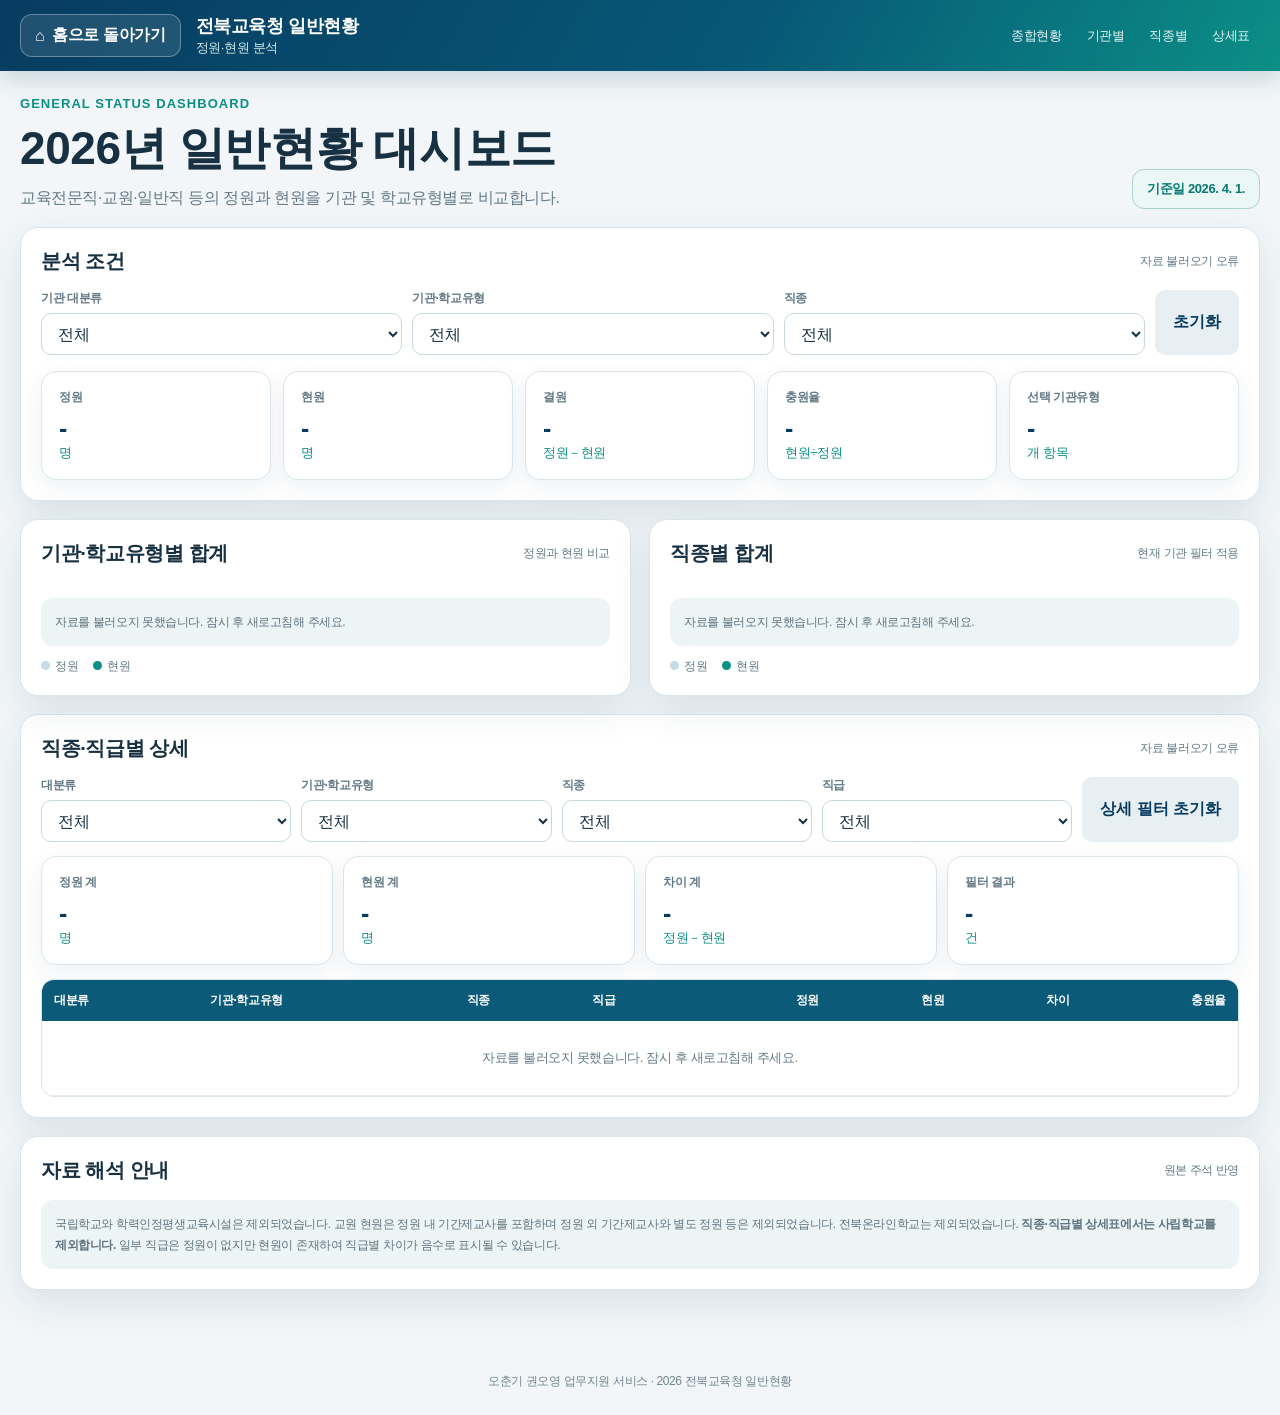
<file: eddata2.html>
<!DOCTYPE html>
<html lang="ko">
<head>
<meta charset="UTF-8">
<meta name="viewport" content="width=device-width,initial-scale=1">
<meta name="description" content="2026년 전북특별자치도교육청 일반현황 대시보드">
<meta name="theme-color" content="#073c60">
<title>2026 전북교육청 일반현황</title>
<style>
:root{--navy:#073c60;--blue:#075776;--teal:#0b8f86;--ink:#173042;--muted:#637986;--line:#d9e5ea;--paper:#f2f6f8;--red:#b54b4b;--shadow:0 14px 38px rgba(7,60,96,.1)}*{box-sizing:border-box}html{scroll-behavior:smooth}body{margin:0;background:var(--paper);color:var(--ink);font-family:Pretendard,"Noto Sans KR","Malgun Gothic",sans-serif;letter-spacing:-.025em}.topbar{position:sticky;top:0;z-index:10;color:#fff;background:linear-gradient(120deg,var(--navy),var(--blue) 58%,var(--teal));box-shadow:0 8px 24px rgba(7,60,96,.18)}.topin{width:min(1420px,100%);margin:auto;padding:14px 20px;display:flex;align-items:center;gap:15px}.home{display:flex;gap:8px;align-items:center;padding:10px 14px;border:1px solid rgba(255,255,255,.32);border-radius:12px;background:rgba(255,255,255,.1);color:#fff;text-decoration:none;font-weight:900}.home:hover,.home:focus-visible{background:#fff;color:var(--navy);outline:none}.brand strong{display:block;font-size:18px}.brand small{color:#cfe9ea}.nav{margin-left:auto;display:flex;gap:5px}.nav a{padding:8px 10px;border-radius:9px;color:#e9f5f5;text-decoration:none;font-size:13px}.nav a:hover{background:rgba(255,255,255,.14)}main{width:min(1420px,100%);margin:auto;padding:25px 20px 58px}.hero{display:flex;justify-content:space-between;align-items:end;gap:20px}.eyebrow{color:var(--teal);font-size:13px;font-weight:900;letter-spacing:.08em}.hero h1{margin:7px 0 8px;font-size:clamp(28px,4vw,46px)}.hero p{margin:0;color:var(--muted)}.stamp{padding:10px 14px;border:1px solid #abd2cf;border-radius:12px;background:#eaf7f5;color:#087a72;font-size:13px;font-weight:900}.panel{margin-top:18px;padding:20px;border:1px solid var(--line);border-radius:18px;background:#fff;box-shadow:var(--shadow)}.phead{display:flex;justify-content:space-between;align-items:center;gap:12px;margin-bottom:15px}.phead h2{margin:0;font-size:20px}.note{color:var(--muted);font-size:12px}.filters{display:grid;grid-template-columns:repeat(3,1fr) auto;gap:10px}.detailFilters{display:grid;grid-template-columns:repeat(4,1fr) auto;gap:10px;margin-bottom:14px}.field label{display:block;margin-bottom:6px;color:var(--muted);font-size:12px;font-weight:800}.field select{width:100%;height:42px;padding:0 12px;border:1px solid #c9d8df;border-radius:10px;background:#fff;font:inherit;color:var(--ink)}button{min-height:42px;border:0;border-radius:10px;padding:0 18px;background:#e8eff2;color:var(--navy);font:inherit;font-weight:900;cursor:pointer}button:hover{background:#dce8ec}.kpis{display:grid;grid-template-columns:repeat(5,1fr);gap:12px;margin-top:16px}.kpi,.detailTotal{padding:17px;border:1px solid var(--line);border-radius:15px;background:#fff;box-shadow:0 8px 24px rgba(7,60,96,.07)}.kpi span,.detailTotal span{display:block;color:var(--muted);font-size:12px;font-weight:800}.kpi strong,.detailTotal strong{display:block;margin-top:8px;color:var(--navy);font-size:25px}.kpi small,.detailTotal small{color:var(--teal)}.detailTotals{display:grid;grid-template-columns:repeat(4,1fr);gap:10px;margin:0 0 14px}.grid2{display:grid;grid-template-columns:1fr 1fr;gap:18px}.bars{display:grid;gap:10px}.barrow{display:grid;grid-template-columns:110px 1fr 82px;align-items:center;gap:9px;font-size:12px}.track{height:14px;border-radius:999px;background:#eaf0f3;overflow:hidden}.fill{height:100%;border-radius:999px;background:linear-gradient(90deg,var(--blue),var(--teal))}.fill.quota{background:#c6dce6}.pair{display:grid;grid-template-columns:1fr 1fr;gap:4px}.barrow strong{text-align:right}.legend{display:flex;gap:15px;margin-top:12px;color:var(--muted);font-size:12px}.dot{display:inline-block;width:9px;height:9px;margin-right:5px;border-radius:50%}.tablewrap{overflow:auto;border:1px solid var(--line);border-radius:13px}table{width:100%;border-collapse:collapse;white-space:nowrap}th{position:sticky;top:0;padding:12px;background:#0b5a77;color:#fff;text-align:left;font-size:12px}td{padding:11px 12px;border-bottom:1px solid #e3ebee;font-size:13px}tbody tr:nth-child(even){background:#f5fafb}tbody tr:hover{background:#eaf7f5}tfoot td{position:sticky;bottom:0;background:#e8f2f5;font-weight:900;color:var(--navy);border-top:2px solid #b9d3dd}.num{text-align:right}.neg{color:var(--red);font-weight:900}.pos{color:#087a72;font-weight:900}.badge{display:inline-block;padding:4px 7px;border-radius:999px;background:#e7f3f2;color:#087a72;font-size:11px;font-weight:900}.foot{margin-top:16px;padding:14px;border-radius:12px;background:#edf4f6;color:#5e737e;font-size:12px;line-height:1.7}.loading{padding:28px;text-align:center;color:var(--muted)}footer{padding:25px;text-align:center;color:#71858f;font-size:12px}@media(max-width:1050px){.detailFilters{grid-template-columns:repeat(2,1fr)}.detailFilters button{grid-column:1/-1}.detailTotals{grid-template-columns:repeat(2,1fr)}}@media(max-width:950px){.nav{display:none}.grid2{grid-template-columns:1fr}.kpis{grid-template-columns:repeat(3,1fr)}}@media(max-width:620px){.topin,main{padding-left:12px;padding-right:12px}.home span{display:none}.hero{align-items:start;flex-direction:column}.filters,.detailFilters{grid-template-columns:1fr}.kpis,.detailTotals{grid-template-columns:1fr 1fr}.panel{padding:15px}.barrow{grid-template-columns:86px 1fr 68px}.kpi strong,.detailTotal strong{font-size:21px}}
</style>
</head>
<body>
<header class="topbar"><div class="topin"><a class="home" href="index.html" aria-label="홈으로 돌아가기">⌂ <span>홈으로 돌아가기</span></a><div class="brand"><strong>전북교육청 일반현황</strong><small>정원·현원 분석</small></div><nav class="nav"><a href="#summary">종합현황</a><a href="#org">기관별</a><a href="#job">직종별</a><a href="#detail">상세표</a></nav></div></header>
<main>
<section class="hero"><div><div class="eyebrow">GENERAL STATUS DASHBOARD</div><h1>2026년 일반현황 대시보드</h1><p>교육전문직·교원·일반직 등의 정원과 현원을 기관 및 학교유형별로 비교합니다.</p></div><div class="stamp">기준일 2026. 4. 1.</div></section>
<section class="panel" id="summary"><div class="phead"><h2>분석 조건</h2><span class="note" id="status">자료 불러오는 중</span></div><div class="filters"><div class="field"><label for="section">기관 대분류</label><select id="section"><option value="">전체</option></select></div><div class="field"><label for="orgType">기관·학교유형</label><select id="orgType"><option value="">전체</option></select></div><div class="field"><label for="jobGroup">직종</label><select id="jobGroup"><option value="">전체</option></select></div><button id="reset" type="button">초기화</button></div><div class="kpis"><div class="kpi"><span>정원</span><strong id="quota">-</strong><small>명</small></div><div class="kpi"><span>현원</span><strong id="current">-</strong><small>명</small></div><div class="kpi"><span>결원</span><strong id="vacancy">-</strong><small>정원－현원</small></div><div class="kpi"><span>충원율</span><strong id="fillrate">-</strong><small>현원÷정원</small></div><div class="kpi"><span>선택 기관유형</span><strong id="count">-</strong><small>개 항목</small></div></div></section>
<div class="grid2"><section class="panel" id="org"><div class="phead"><h2>기관·학교유형별 합계</h2><span class="note">정원과 현원 비교</span></div><div class="bars" id="orgBars"><div class="loading">자료 불러오는 중...</div></div><div class="legend"><span><i class="dot" style="background:#c6dce6"></i>정원</span><span><i class="dot" style="background:#0b8f86"></i>현원</span></div></section><section class="panel" id="job"><div class="phead"><h2>직종별 합계</h2><span class="note">현재 기관 필터 적용</span></div><div class="bars" id="jobBars"><div class="loading">자료 불러오는 중...</div></div><div class="legend"><span><i class="dot" style="background:#c6dce6"></i>정원</span><span><i class="dot" style="background:#0b8f86"></i>현원</span></div></section></div>
<section class="panel" id="detail">
  <div class="phead"><h2>직종·직급별 상세</h2><span class="note" id="rowsLabel">자료 불러오는 중</span></div>
  <div class="detailFilters" aria-label="직종 직급별 상세 필터">
    <div class="field"><label for="detailSection">대분류</label><select id="detailSection"><option value="">전체</option></select></div>
    <div class="field"><label for="detailOrgType">기관·학교유형</label><select id="detailOrgType"><option value="">전체</option></select></div>
    <div class="field"><label for="detailJobGroup">직종</label><select id="detailJobGroup"><option value="">전체</option></select></div>
    <div class="field"><label for="detailRank">직급</label><select id="detailRank"><option value="">전체</option></select></div>
    <button id="detailReset" type="button">상세 필터 초기화</button>
  </div>
  <div class="detailTotals">
    <div class="detailTotal"><span>정원 계</span><strong id="detailQuota">-</strong><small>명</small></div>
    <div class="detailTotal"><span>현원 계</span><strong id="detailCurrent">-</strong><small>명</small></div>
    <div class="detailTotal"><span>차이 계</span><strong id="detailDiff">-</strong><small>정원－현원</small></div>
    <div class="detailTotal"><span>필터 결과</span><strong id="detailCount">-</strong><small>건</small></div>
  </div>
  <div class="tablewrap"><table><thead><tr><th>대분류</th><th>기관·학교유형</th><th>직종</th><th>직급</th><th class="num">정원</th><th class="num">현원</th><th class="num">차이</th><th class="num">충원율</th></tr></thead><tbody id="rows"><tr><td colspan="8" class="loading">자료 불러오는 중...</td></tr></tbody><tfoot id="detailFoot"></tfoot></table></div>
</section>
<section class="panel"><div class="phead"><h2>자료 해석 안내</h2><span class="note">원본 주석 반영</span></div><div class="foot">국립학교와 학력인정평생교육시설은 제외되었습니다. 교원 현원은 정원 내 기간제교사를 포함하며 정원 외 기간제교사와 별도 정원 등은 제외되었습니다. 전북온라인학교는 제외되었습니다. <strong>직종·직급별 상세표에서는 사립학교를 제외합니다.</strong> 일부 직급은 정원이 없지만 현원이 존재하여 직급별 차이가 음수로 표시될 수 있습니다.</div></section>
</main>
<footer>오춘기 권오영 업무지원 서비스 · 2026 전북교육청 일반현황</footer>
<script>
(() => {
  'use strict';
  const SOURCE_URL='https://raw.githubusercontent.com/kwonoyoung/oper3/e85ee986397b23bf8e5416c5dc6d6b44276aa150/eddata2.html';
  const nf=new Intl.NumberFormat('ko-KR');
  const $=id=>document.getElementById(id);
  const esc=s=>String(s??'').replace(/[&<>'"]/g,c=>({'&':'&amp;','<':'&lt;','>':'&gt;',"'":'&#39;','"':'&quot;'}[c]));
  let DATA={rows:[],sections:[],orgs:[],groups:[]};
  let DETAIL_BASE=[];
  function unique(rows,key){return [...new Set(rows.map(x=>x[key]).filter(Boolean))]}
  function setOptions(id,values,current=''){
    const el=$(id); if(!el) return;
    const sorted=[...values];
    el.innerHTML='<option value="">전체</option>'+sorted.map(v=>`<option value="${esc(v)}">${esc(v)}</option>`).join('');
    if(current && sorted.includes(current)) el.value=current;
  }
  function filtered(){
    const s=$('section').value,o=$('orgType').value,g=$('jobGroup').value;
    return DATA.rows.filter(x=>(!s||x.s===s)&&(!o||x.o===o)&&(!g||x.g===g));
  }
  function aggregate(rows,key){return Object.entries(rows.reduce((a,x)=>{const k=x[key];a[k]??={q:0,c:0};a[k].q+=x.q||0;a[k].c+=x.c||0;return a},{})).sort((a,b)=>b[1].c-a[1].c)}
  function bars(id,data){
    const max=Math.max(...data.flatMap(x=>[x[1].q,x[1].c]),1);
    $(id).innerHTML=data.map(([n,v])=>`<div class="barrow"><span>${esc(n)}</span><div class="pair"><div class="track"><div class="fill quota" style="width:${v.q/max*100}%"></div></div><div class="track"><div class="fill" style="width:${v.c/max*100}%"></div></div></div><strong>${nf.format(v.c)}</strong></div>`).join('')||'<div class="foot">표시할 자료가 없습니다.</div>';
  }
  function renderSummary(){
    const r=filtered(),q=r.reduce((a,x)=>a+(x.q||0),0),c=r.reduce((a,x)=>a+(x.c||0),0),v=q-c;
    $('quota').textContent=nf.format(q);$('current').textContent=nf.format(c);$('vacancy').textContent=nf.format(v);$('fillrate').textContent=q?(c/q*100).toFixed(1)+'%':'-';$('count').textContent=new Set(r.map(x=>x.s+'|'+x.o)).size;$('status').textContent=`${nf.format(r.length)}개 직종·직급 레코드`;bars('orgBars',aggregate(r,'o'));bars('jobBars',aggregate(r,'g'));
  }
  function detailRows(){
    const s=$('detailSection').value,o=$('detailOrgType').value,g=$('detailJobGroup').value,j=$('detailRank').value;
    return DETAIL_BASE.filter(x=>(!s||x.s===s)&&(!o||x.o===o)&&(!g||x.g===g)&&(!j||x.j===j));
  }
  function refreshDetailOptions(changed){
    const s=$('detailSection').value;
    if(changed==='section'){$('detailOrgType').value='';$('detailJobGroup').value='';$('detailRank').value=''}
    const baseO=DETAIL_BASE.filter(x=>!s||x.s===s),oCurrent=$('detailOrgType').value;
    setOptions('detailOrgType',unique(baseO,'o'),oCurrent);
    const o=$('detailOrgType').value;
    if(changed==='org'){$('detailJobGroup').value='';$('detailRank').value=''}
    const baseG=baseO.filter(x=>!o||x.o===o),gCurrent=$('detailJobGroup').value;
    setOptions('detailJobGroup',unique(baseG,'g'),gCurrent);
    const g=$('detailJobGroup').value;
    if(changed==='group')$('detailRank').value='';
    const baseJ=baseG.filter(x=>!g||x.g===g),jCurrent=$('detailRank').value;
    setOptions('detailRank',unique(baseJ,'j'),jCurrent);
  }
  function renderDetail(){
    const r=detailRows(),q=r.reduce((a,x)=>a+(x.q||0),0),c=r.reduce((a,x)=>a+(x.c||0),0),d=q-c;
    $('detailQuota').textContent=nf.format(q);$('detailCurrent').textContent=nf.format(c);$('detailDiff').textContent=nf.format(d);$('detailCount').textContent=nf.format(r.length);$('rowsLabel').textContent=`${nf.format(r.length)}건 · 사립학교 제외`;
    $('rows').innerHTML=r.map(x=>{const diff=(x.q||0)-(x.c||0),rate=x.q?x.c/x.q:null;return`<tr><td><span class="badge">${esc(x.s)}</span></td><td>${esc(x.o)}</td><td>${esc(x.g)}</td><td>${esc(x.j)}</td><td class="num">${nf.format(x.q||0)}</td><td class="num">${nf.format(x.c||0)}</td><td class="num ${diff<0?'neg':'pos'}">${nf.format(diff)}</td><td class="num">${rate==null?'-':(rate*100).toFixed(1)+'%'}</td></tr>`}).join('')||'<tr><td colspan="8" class="loading">조건에 해당하는 자료가 없습니다.</td></tr>';
    const rate=q?c/q:null;
    $('detailFoot').innerHTML=`<tr><td colspan="4">계</td><td class="num">${nf.format(q)}</td><td class="num">${nf.format(c)}</td><td class="num ${d<0?'neg':'pos'}">${nf.format(d)}</td><td class="num">${rate==null?'-':(rate*100).toFixed(1)+'%'}</td></tr>`;
  }
  function handleDetailChange(kind){refreshDetailOptions(kind);renderDetail()}
  async function load(){
    try{
      const html=await fetch(SOURCE_URL,{cache:'no-store'}).then(r=>{if(!r.ok)throw new Error('데이터 원본을 불러오지 못했습니다.');return r.text()});
      const m=html.match(/const DATA=(\{[\s\S]*?\});const nf=/);
      if(!m)throw new Error('데이터 형식을 확인할 수 없습니다.');
      DATA=JSON.parse(m[1]);
      DETAIL_BASE=DATA.rows.filter(x=>x.s!=='사립학교');
      setOptions('section',DATA.sections||unique(DATA.rows,'s'));setOptions('orgType',DATA.orgs||unique(DATA.rows,'o'));setOptions('jobGroup',DATA.groups||unique(DATA.rows,'g'));setOptions('detailSection',unique(DETAIL_BASE,'s'));setOptions('detailOrgType',unique(DETAIL_BASE,'o'));setOptions('detailJobGroup',unique(DETAIL_BASE,'g'));setOptions('detailRank',unique(DETAIL_BASE,'j'));
      ['section','orgType','jobGroup'].forEach(id=>$(id).addEventListener('change',renderSummary));
      $('reset').addEventListener('click',()=>{$('section').value='';$('orgType').value='';$('jobGroup').value='';renderSummary()});
      $('detailSection').addEventListener('change',()=>handleDetailChange('section'));$('detailOrgType').addEventListener('change',()=>handleDetailChange('org'));$('detailJobGroup').addEventListener('change',()=>handleDetailChange('group'));$('detailRank').addEventListener('change',renderDetail);
      $('detailReset').addEventListener('click',()=>{$('detailSection').value='';setOptions('detailOrgType',unique(DETAIL_BASE,'o'));setOptions('detailJobGroup',unique(DETAIL_BASE,'g'));setOptions('detailRank',unique(DETAIL_BASE,'j'));renderDetail()});
      renderSummary();renderDetail();
    }catch(err){
      console.error(err);$('status').textContent='자료 불러오기 오류';$('rowsLabel').textContent='자료 불러오기 오류';$('orgBars').innerHTML='<div class="foot">자료를 불러오지 못했습니다. 잠시 후 새로고침해 주세요.</div>';$('jobBars').innerHTML='<div class="foot">자료를 불러오지 못했습니다. 잠시 후 새로고침해 주세요.</div>';$('rows').innerHTML='<tr><td colspan="8" class="loading">자료를 불러오지 못했습니다. 잠시 후 새로고침해 주세요.</td></tr>';
    }
  }
  load();
})();
</script>
</body>
</html>
</file>
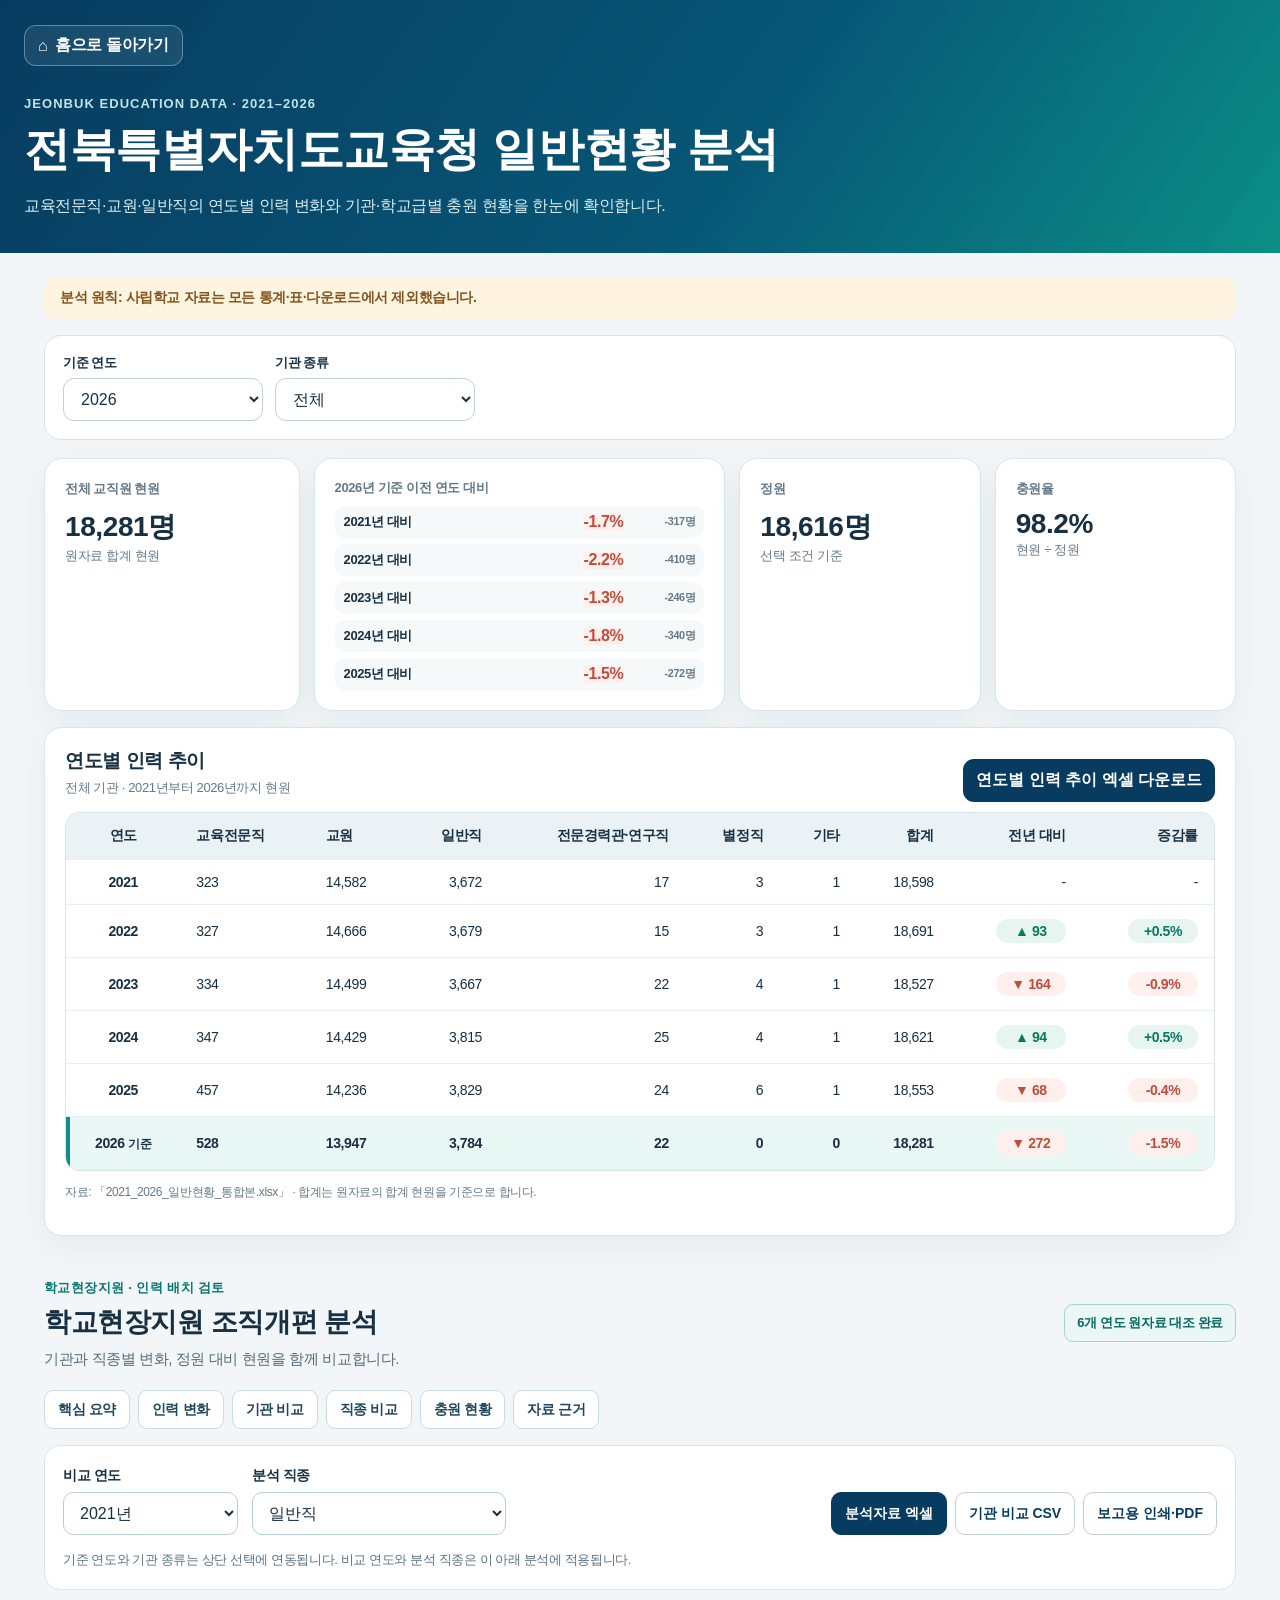
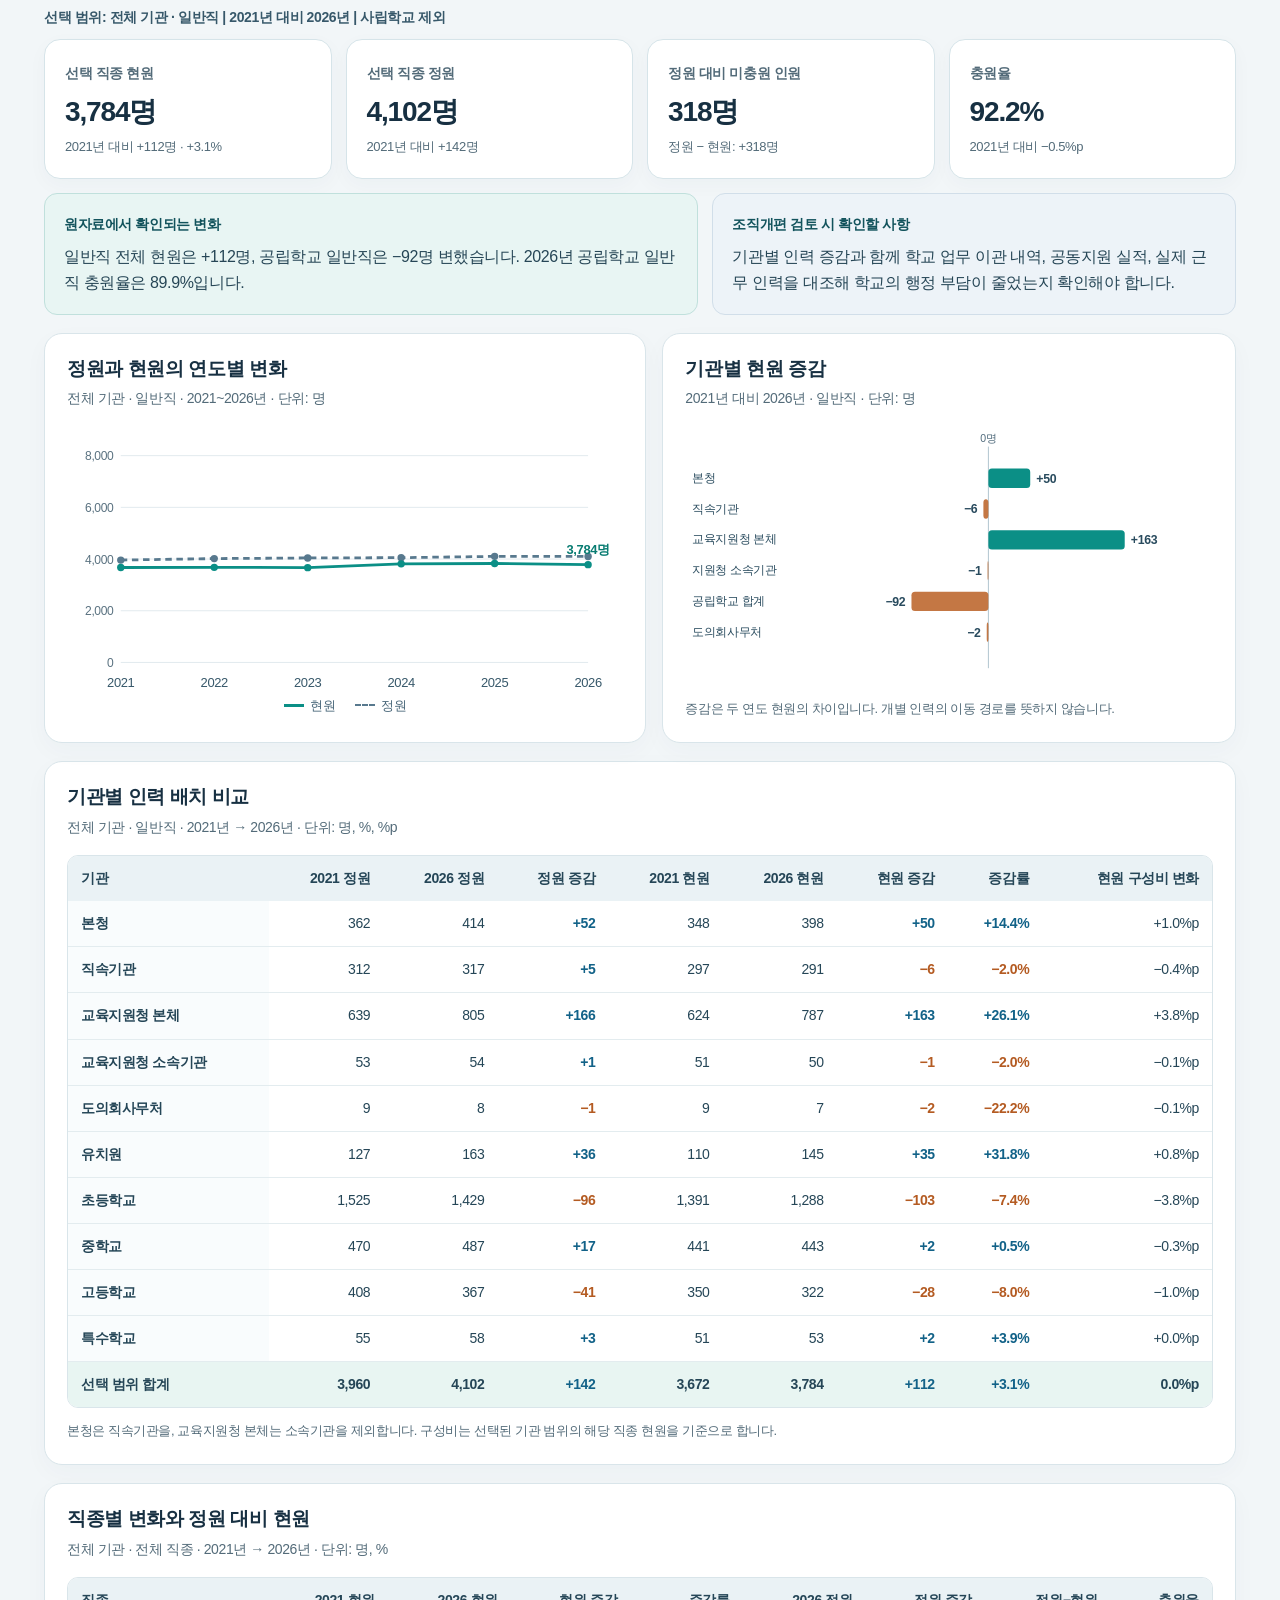
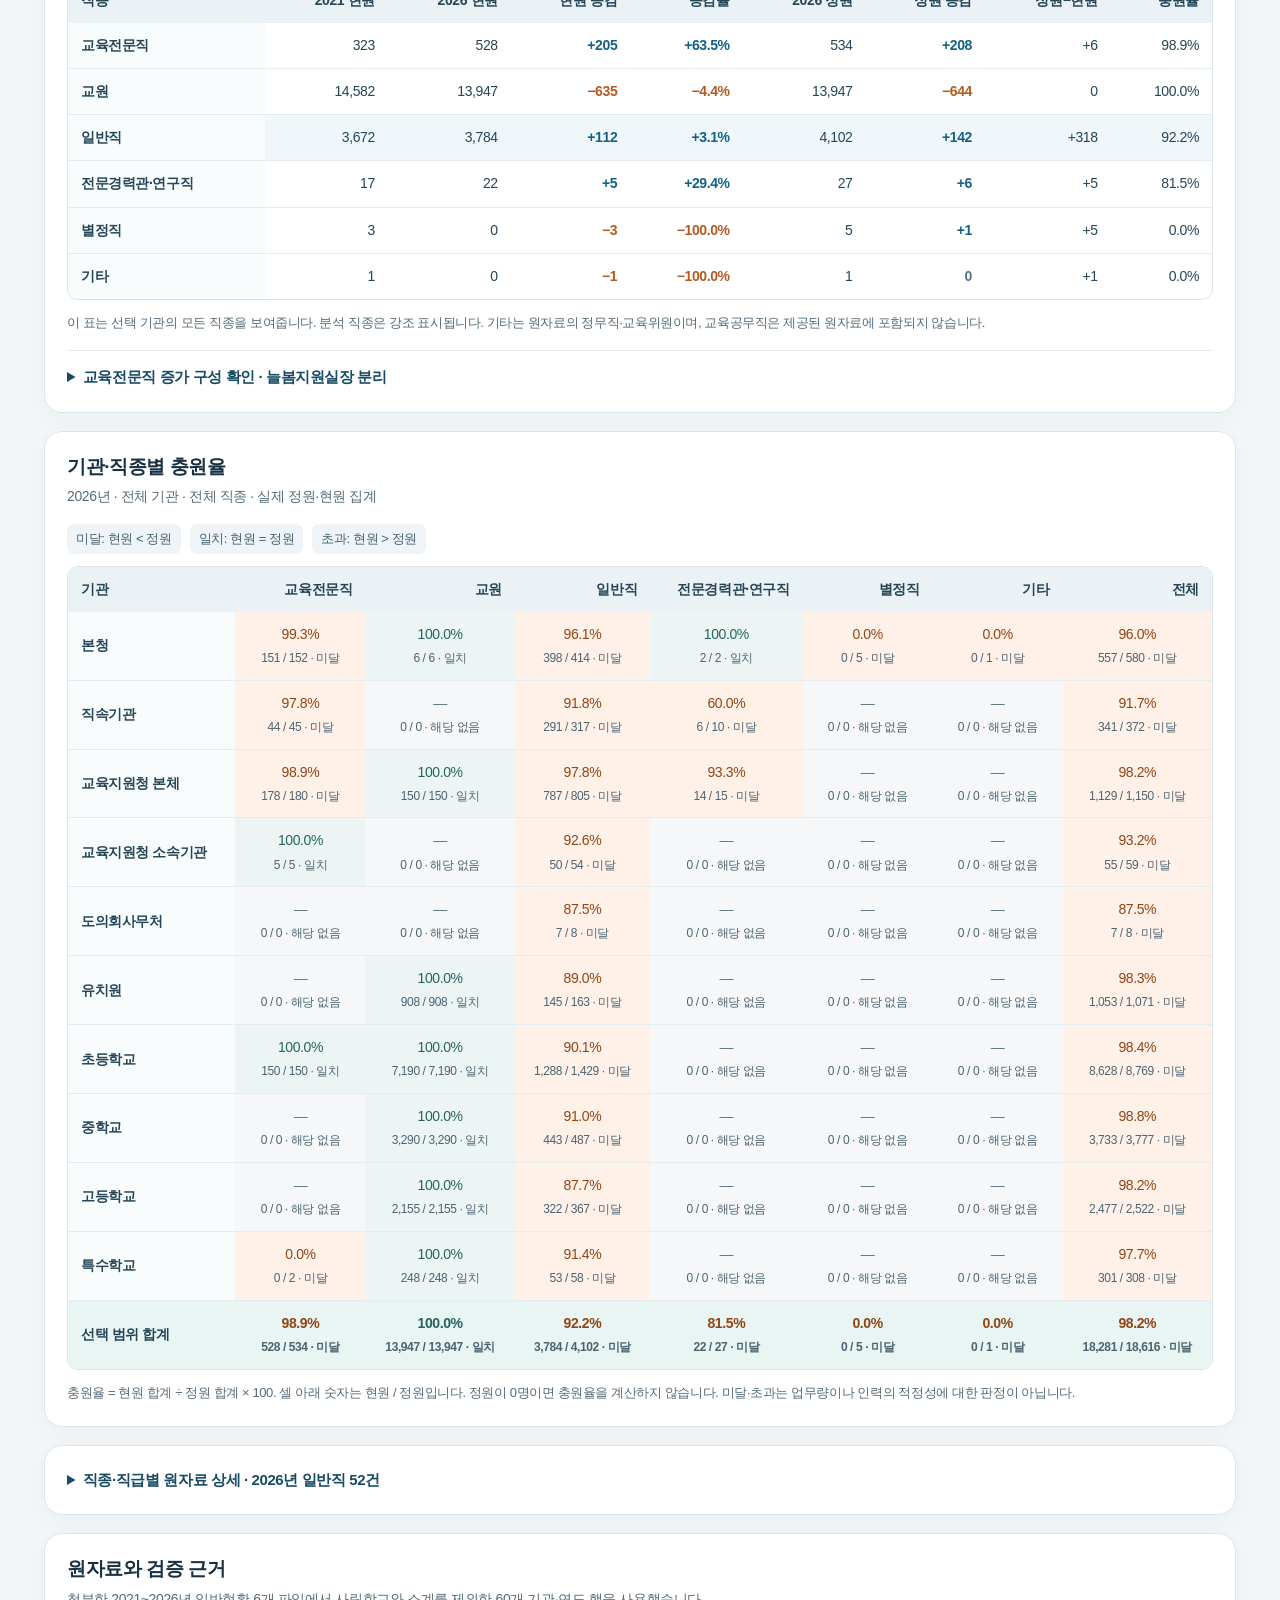
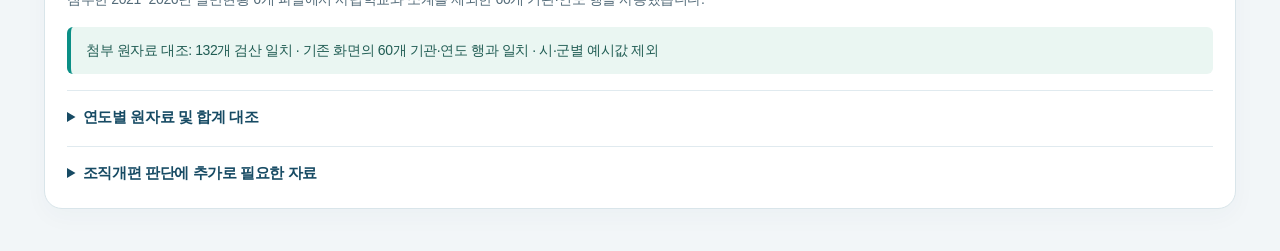
<file: eddata3.html>
<!doctype html><html lang="ko"><head><meta charset="utf-8"><meta name="viewport" content="width=device-width,initial-scale=1"><meta name="description" content="2021년부터 2026년까지 전북특별자치도교육청 일반현황 인력 분석"><title>2021~2026 일반현황 분석</title>
<script src="https://cdn.sheetjs.com/xlsx-0.20.3/package/dist/xlsx.full.min.js"></script>
<style>:root{--navy:#073c60;--teal:#0b8f86;--ink:#173042;--muted:#647985;--line:#d9e5ea;--paper:#f2f6f8;--orange:#e69843}*{box-sizing:border-box}body{margin:0;background:var(--paper);color:var(--ink);font-family:Pretendard,"Noto Sans KR","Malgun Gothic",sans-serif;letter-spacing:-.025em}.hero{padding:25px 24px 34px;color:#fff;background:linear-gradient(125deg,#073c60,#075776 58%,#0b8f86)}.wrap{width:min(1240px,100%);margin:auto}.home{display:inline-flex;align-items:center;gap:8px;padding:9px 13px;border:1px solid #ffffff55;border-radius:12px;color:#fff;text-decoration:none;background:#ffffff13;font-weight:800}.eyebrow{margin:30px 0 8px;color:#bce6e3;font-size:13px;font-weight:900;letter-spacing:.08em}.hero h1{margin:0;font-size:clamp(28px,4vw,46px)}.hero p{margin:12px 0 0;color:#dbeff1;line-height:1.65}.main{padding:24px}.notice{margin-bottom:16px;padding:12px 16px;border-radius:12px;background:#fff4df;color:#81541e;font-size:14px;font-weight:800}.filters{display:flex;flex-wrap:wrap;gap:12px;align-items:end;margin-bottom:18px;padding:18px;border:1px solid var(--line);border-radius:17px;background:#fff}.field{display:grid;gap:6px;min-width:200px}.field label{font-size:13px;font-weight:900}.field select,.btn{height:43px;padding:0 13px;border:1px solid #bfd0d8;border-radius:11px;background:#fff;color:var(--ink);font:inherit}.btn{cursor:pointer;background:var(--navy);color:#fff;border:0;font-weight:900}.btn.alt{background:var(--teal)}.kpis{display:grid;grid-template-columns:.9fr 1.45fr .85fr .85fr;gap:14px;align-items:stretch}.card,.panel{border:1px solid var(--line);border-radius:18px;background:#fff;box-shadow:0 10px 30px #073c6010}.card{padding:20px}.card span{color:var(--muted);font-size:13px;font-weight:800}.card strong{display:block;margin-top:10px;font-size:28px}.card small{color:var(--muted)}.compare-title{display:block;margin-bottom:9px}.compare-list{display:grid;gap:6px}.compare-row{display:grid;grid-template-columns:1fr auto auto;gap:10px;align-items:center;padding:7px 9px;border-radius:10px;background:#f5f9fa;font-size:13px}.compare-row b{color:var(--ink)}.compare-row strong{margin:0;font-size:16px}.compare-row small{min-width:62px;text-align:right;font-weight:800}.compare-empty{padding:15px 0;color:var(--muted);font-size:13px}.charts{display:grid;grid-template-columns:1.35fr 1fr;gap:16px;margin-top:16px}.panel{padding:20px;min-width:0}.panel h2{margin:0 0 5px;font-size:19px}.sub{margin:0 0 15px;color:var(--muted);font-size:13px}.chartbox{position:relative;height:330px}.wide{grid-column:1/-1}.table-head{display:flex;gap:12px;align-items:center;justify-content:space-between;flex-wrap:wrap}.table-wrap{overflow:auto;max-height:480px;border:1px solid var(--line);border-radius:12px}table{width:100%;border-collapse:collapse;white-space:nowrap;font-size:13px}th,td{padding:10px 12px;border-bottom:1px solid #e6eef1;text-align:right}th{position:sticky;top:0;background:#eaf2f5;z-index:1}th:nth-child(-n+3),td:nth-child(-n+3){text-align:left}tbody tr:hover{background:#f5fbfa}.trend-wrap{overflow:auto;border:1px solid var(--line);border-radius:14px}.trend-table{font-size:14px}.trend-table th,.trend-table td{padding:14px 16px}.trend-table th:first-child,.trend-table td:first-child{text-align:center;font-weight:900}.trend-table tbody tr.selected{background:#e9f7f5;box-shadow:inset 4px 0 var(--teal)}.trend-table tbody tr.selected td{font-weight:900}.change{display:inline-block;min-width:70px;padding:4px 8px;border-radius:999px;text-align:center;font-weight:900}.up{background:#e6f5ef;color:#087a60}.down{background:#fff0ed;color:#bf4c3c}.flat{background:#eef3f5;color:#667b86}.source{margin-top:12px;color:var(--muted);font-size:12px;line-height:1.6}@media(max-width:980px){.kpis{grid-template-columns:repeat(2,1fr)}}@media(max-width:850px){.charts{grid-template-columns:1fr}.wide{grid-column:auto}}@media(max-width:520px){.main{padding:14px}.kpis{grid-template-columns:1fr}.field{width:100%}.card strong{font-size:24px}}</style><style id="org-analysis-styles">
#orgAnalysis{margin-top:28px;font-size:15px;line-height:1.65;scroll-margin-top:20px}#orgAnalysis *{box-sizing:border-box}#orgAnalysis .oa-heading{display:flex;justify-content:space-between;align-items:center;gap:16px;padding:10px 0 18px}#orgAnalysis .oa-eyebrow{font-size:13px;font-weight:800;color:#08776f;letter-spacing:.03em}#orgAnalysis h2{font-size:27px;margin:4px 0;color:#173042;line-height:1.35}#orgAnalysis .oa-heading p{margin:7px 0 0;color:#536b79;font-size:15px}#orgAnalysis .oa-verified{flex-shrink:0;padding:7px 12px;border:1px solid #a4d6cf;border-radius:9px;background:#eaf7f4;color:#08695f;font-size:13px;font-weight:800}#orgAnalysis .oa-nav{display:flex;flex-wrap:wrap;gap:8px;margin-bottom:16px}#orgAnalysis .oa-nav a{padding:7px 13px;background:#fff;color:#21475d;border:1px solid #c9dbe3;border-radius:9px;text-decoration:none;font-weight:700;font-size:14px}#orgAnalysis a:hover{background:#eaf5f5}#orgAnalysis .oa-controls{display:flex;align-items:end;flex-wrap:wrap;gap:14px;padding:18px;background:#fff;border:1px solid #d9e5ea;border-radius:16px}#orgAnalysis .oa-control{display:grid;gap:5px;min-width:175px}#orgAnalysis label{font-weight:800;font-size:14px}#orgAnalysis select{max-width:100%;height:43px;background:#fff;border:1px solid #b7cdd7;border-radius:10px;padding:0 12px;font:inherit;color:#173042}#orgAnalysis .oa-actions{margin-left:auto;display:flex;gap:8px;flex-wrap:wrap}#orgAnalysis button{min-height:43px;padding:9px 13px;border:1px solid #073c60;border-radius:10px;background:#073c60;color:white;font:inherit;font-size:14px;font-weight:800;cursor:pointer}#orgAnalysis .oa-secondary{background:#fff;color:#073c60;border-color:#bdd0d9}#orgAnalysis button:hover{filter:brightness(.94)}#orgAnalysis :is(a,button,select):focus-visible{outline:3px solid #e69843;outline-offset:3px}#orgAnalysis .oa-control-note{flex-basis:100%;margin:0;color:#5a7280;font-size:13px}#orgAnalysis .oa-context{margin:16px 0 10px;color:#37586a;font-size:14px;font-weight:700}#orgAnalysis .oa-message{padding:12px;border-radius:9px;background:#fff4df;color:#704b18;font-size:14px}#orgAnalysis .oa-metrics{display:grid;grid-template-columns:repeat(4,minmax(0,1fr));gap:14px}#orgAnalysis .oa-metric{padding:20px;border:1px solid #d6e4e9;border-radius:16px;background:#fff;box-shadow:0 6px 20px #073c6008}#orgAnalysis .oa-metric .oa-label{color:#536b79;font-size:14px;font-weight:800}#orgAnalysis .oa-metric strong{display:block;margin:7px 0 5px;font-size:28px;line-height:1.35;letter-spacing:-.04em}#orgAnalysis .oa-metric p{margin:0;color:#536b79;font-size:13px}#orgAnalysis .oa-delta{font-weight:800}#orgAnalysis .oa-positive{color:#126288}#orgAnalysis .oa-negative{color:#b45b22}#orgAnalysis .oa-neutral{color:#5a7280}#orgAnalysis .oa-insights{display:grid;grid-template-columns:1.25fr 1fr;gap:14px;margin:14px 0 18px}#orgAnalysis .oa-insight{padding:17px 19px;border-radius:13px;background:#e8f5f3;border:1px solid #c0e0dc}#orgAnalysis .oa-insight.oa-review{background:#edf3f8;border-color:#d1dee9}#orgAnalysis .oa-insight b{font-size:14px;color:#12535c}#orgAnalysis .oa-insight p{margin:7px 0 0;font-size:15px;color:#264656}#orgAnalysis .oa-grid{display:grid;grid-template-columns:1.05fr 1fr;gap:16px}#orgAnalysis .oa-panel{min-width:0;margin:0 0 18px;padding:22px;border:1px solid #d9e5ea;border-radius:18px;background:#fff;box-shadow:0 8px 24px #073c6008;scroll-margin-top:16px}#orgAnalysis h3{margin:0 0 5px;font-size:19px;color:#173042;line-height:1.4}#orgAnalysis .oa-caption{margin:0 0 16px;font-size:14px;color:#536b79}#orgAnalysis .oa-chart{min-height:260px;display:flex;align-items:center;justify-content:center}#orgAnalysis .oa-chart svg{display:block;width:100%;height:auto;overflow:visible}#orgAnalysis .oa-key{display:flex;justify-content:center;gap:20px;font-size:13px;color:#466477}#orgAnalysis .oa-key span{display:flex;align-items:center;gap:6px}#orgAnalysis .oa-key i{display:inline-block;width:20px;height:3px}#orgAnalysis .oa-key-current{background:#0b8f86}#orgAnalysis .oa-key-quota{border-top:2px dashed #58798e}#orgAnalysis .oa-note{margin:12px 0 0;color:#536b79;font-size:13px;line-height:1.7}#orgAnalysis .oa-table-scroll{max-width:100%;overflow:auto;border:1px solid #d9e5ea;border-radius:11px}#orgAnalysis table{border-collapse:collapse;width:100%;font-size:14px;white-space:nowrap}#orgAnalysis th,#orgAnalysis td{padding:11px 13px;text-align:right;border-bottom:1px solid #e3ecef;color:#254657;font-weight:400}#orgAnalysis th{font-weight:800}#orgAnalysis thead th{background:#eaf2f5;position:sticky;top:0;z-index:1}#orgAnalysis tbody th:first-child,#orgAnalysis thead th:first-child{position:sticky;left:0;text-align:left;z-index:2;background:#f9fcfd}#orgAnalysis thead th:first-child{background:#eaf2f5;z-index:3}#orgAnalysis tbody td:nth-child(-n+3){text-align:right}#orgAnalysis tr:last-child>*{border-bottom:0}#orgAnalysis tbody tr:hover>*{background:#f1f8f8}#orgAnalysis .oa-total>*{background:#e8f5f2!important;font-weight:800}#orgAnalysis .oa-selected>*{background:#f0f7fb}#orgAnalysis .oa-cell-label{font-size:12px;display:block;color:#627b88;font-weight:400}#orgAnalysis .oa-details{margin-top:16px;padding-top:14px;border-top:1px solid #e0eaef}#orgAnalysis .oa-first{margin:0;padding:0;border:0}#orgAnalysis summary{font-weight:800;color:#174b64;cursor:pointer;font-size:15px}#orgAnalysis details[open] summary{margin-bottom:14px}#orgAnalysis .oa-details .oa-note{margin-bottom:14px}#orgAnalysis .oa-grade-scroll{max-height:480px}#orgAnalysis .oa-grade-scroll td:nth-child(-n+3){text-align:left}#orgAnalysis .oa-heatmap td{text-align:center!important;min-width:118px}#orgAnalysis .oa-heatmap small{display:block;font-size:12px;color:#4b6471;margin-top:3px}#orgAnalysis .oa-heatmap .oa-under{background:#fff1e8;color:#914516}#orgAnalysis .oa-heatmap .oa-equal{background:#edf5f4;color:#25645f}#orgAnalysis .oa-heatmap .oa-over{background:#e8f0fb;color:#28578c}#orgAnalysis .oa-heatmap .oa-na{background:#f5f7f8;color:#657a87}#orgAnalysis .oa-fill-legend{display:flex;gap:9px;flex-wrap:wrap;font-size:13px;margin-bottom:12px}#orgAnalysis .oa-fill-legend span{padding:4px 9px;border-radius:7px;background:#eef4f7;color:#466170}#orgAnalysis .oa-source-status{padding:12px 15px;background:#eaf6f2;border-left:4px solid #0b8f86;border-radius:6px;font-size:14px;color:#215d54}#orgAnalysis .oa-source-notes{font-size:13px;color:#506b7a;margin-top:15px}#orgAnalysis .oa-source-notes p{margin:8px 0}#orgAnalysis .oa-empty{padding:32px 18px;color:#5b7482;text-align:center;font-size:14px;background:#f4f8fa;border-radius:10px;width:100%}#orgAnalysis .oa-sr{position:absolute;width:1px;height:1px;padding:0;margin:-1px;overflow:hidden;clip:rect(0,0,0,0);white-space:nowrap;border:0}
@media(max-width:1000px){#orgAnalysis .oa-actions{margin-left:0}#orgAnalysis .oa-metrics{grid-template-columns:repeat(2,minmax(0,1fr))}#orgAnalysis .oa-grid{grid-template-columns:1fr}#orgAnalysis .oa-chart{min-height:220px}}@media(max-width:600px){#orgAnalysis .oa-heading{align-items:flex-start;flex-direction:column}#orgAnalysis h2{font-size:23px}#orgAnalysis .oa-insights{grid-template-columns:1fr}#orgAnalysis .oa-control{min-width:0;width:100%}#orgAnalysis .oa-actions{width:100%}#orgAnalysis .oa-actions button{flex:1}#orgAnalysis .oa-panel{padding:17px}#orgAnalysis .oa-metric{padding:15px}#orgAnalysis .oa-metric strong{font-size:24px}#orgAnalysis .oa-chart{min-height:180px}#orgAnalysis .oa-nav a{font-size:13px;padding:6px 10px}}@media(max-width:360px){#orgAnalysis .oa-metrics{grid-template-columns:1fr}}
@media print{@page{size:A4 landscape;margin:12mm}body{background:white;-webkit-print-color-adjust:exact;print-color-adjust:exact}.hero{padding:12px 0 18px;color:#173042;background:white}.hero h1{font-size:26px}.hero p,.hero .eyebrow{color:#37586a}.hero .home{display:none}.main{padding:12px 0;max-width:none}.filters,.btn{display:none}.kpis{grid-template-columns:.9fr 1.45fr .85fr .85fr}.card,.panel{box-shadow:none}.trend-wrap,.table-wrap{overflow:visible;max-height:none}.trend-table th,.trend-table td{padding:8px}#orgAnalysis .oa-nav,#orgAnalysis .oa-controls{display:none}#orgAnalysis .oa-panel{box-shadow:none;border-color:#bcced7;break-inside:avoid}#orgAnalysis .oa-grid{grid-template-columns:1fr 1fr}#orgAnalysis .oa-metrics{grid-template-columns:repeat(4,1fr)}#orgAnalysis .oa-table-scroll{overflow:visible;max-height:none}#orgAnalysis table{font-size:10px;white-space:normal}#orgAnalysis th,#orgAnalysis td{padding:6px 7px;position:static!important}#orgAnalysis thead{display:table-header-group}#orgAnalysis .oa-heatmap td{min-width:0}#orgAnalysis .oa-heatmap small{font-size:9px}#orgAnalysis .oa-note{font-size:10px}#orgAnalysis .oa-insights{break-inside:avoid}#orgAnalysis details[open]{break-inside:auto}#orgAnalysis .oa-chart{min-height:0}#orgAnalysis .oa-heading{break-before:page}#orgAnalysis .oa-grade-scroll{max-height:none}#orgAnalysis h3{break-after:avoid}}
@media screen{#orgAnalysis{font-size:16px}#orgAnalysis .oa-insight p{font-size:16px}}
@media screen and (max-width:600px){#orgAnalysis .oa-chart{overflow-x:auto;justify-content:flex-start}#orgAnalysis .oa-chart svg{min-width:520px;flex-shrink:0}}

</style></head><body>
<header class="hero"><div class="wrap"><a class="home" href="index.html" aria-label="홈으로 돌아가기">⌂ <span>홈으로 돌아가기</span></a><div class="eyebrow">JEONBUK EDUCATION DATA · 2021–2026</div><h1>전북특별자치도교육청 일반현황 분석</h1><p>교육전문직·교원·일반직의 연도별 인력 변화와 기관·학교급별 충원 현황을 한눈에 확인합니다.</p></div></header>
<main class="main wrap"><div class="notice">분석 원칙: 사립학교 자료는 모든 통계·표·다운로드에서 제외했습니다.</div><section class="filters" aria-label="분석 필터"><div class="field"><label for="year">기준 연도</label><select id="year"></select></div><div class="field"><label for="type">기관 종류</label><select id="type"></select></div></section>
<section class="kpis"><article class="card"><span id="kpiLabel">전체 교직원 현원</span><strong id="kpiCurrent">-</strong><small>원자료 합계 현원</small></article><article class="card"><span class="compare-title" id="compareTitle">이전 연도 대비 증감률</span><div class="compare-list" id="compareList"></div></article><article class="card"><span>정원</span><strong id="kpiQuota">-</strong><small>선택 조건 기준</small></article><article class="card"><span>충원율</span><strong id="kpiFill">-</strong><small>현원 ÷ 정원</small></article></section>
<section class="charts"><article class="panel wide"><div class="table-head"><div><h2>연도별 인력 추이</h2><p class="sub" id="trendSub"></p></div><button class="btn" id="trendExcel">연도별 인력 추이 엑셀 다운로드</button></div><div class="trend-wrap"><table class="trend-table"><thead><tr><th>연도</th><th>교육전문직</th><th>교원</th><th>일반직</th><th>전문경력관·연구직</th><th>별정직</th><th>기타</th><th>합계</th><th>전년 대비</th><th>증감률</th></tr></thead><tbody id="trendBody"></tbody></table></div><p class="source">자료: 「2021_2026_일반현황_통합본.xlsx」 · 합계는 원자료의 합계 현원을 기준으로 합니다.</p></article></section><section id="orgAnalysis" aria-labelledby="oaTitle">
  <div class="oa-heading"><div><span class="oa-eyebrow">학교현장지원 · 인력 배치 검토</span><h2 id="oaTitle">학교현장지원 조직개편 분석</h2><p>기관과 직종별 변화, 정원 대비 현원을 함께 비교합니다.</p></div><span class="oa-verified">6개 연도 원자료 대조 완료</span></div>
  <nav class="oa-nav" aria-label="조직개편 분석 바로가기"><a href="#oaSummary">핵심 요약</a><a href="#oaTrends">인력 변화</a><a href="#oaInstitutions">기관 비교</a><a href="#oaJobs">직종 비교</a><a href="#oaFill">충원 현황</a><a href="#oaSources">자료 근거</a></nav>
  <div class="oa-controls"><div class="oa-control"><label for="oaBase">비교 연도</label><select id="oaBase"></select></div><div class="oa-control"><label for="oaJob">분석 직종</label><select id="oaJob"><option value="general">일반직</option><option value="total">전체 직종</option><option value="edu">교육전문직</option><option value="eduBase">교육전문직(늘봄 제외)</option><option value="nelbom">늘봄지원실장(교육전문직 내)</option><option value="teacher">교원</option><option value="expert">전문경력관·연구직</option><option value="appointed">별정직</option><option value="other">기타(정무직·교육위원)</option></select></div><div class="oa-actions"><button id="oaExcel" type="button">분석자료 엑셀</button><button id="oaCSV" type="button" class="oa-secondary">기관 비교 CSV</button><button id="oaPrint" type="button" class="oa-secondary">보고용 인쇄·PDF</button></div><p class="oa-control-note">기준 연도와 기관 종류는 상단 선택에 연동됩니다. 비교 연도와 분석 직종은 이 아래 분석에 적용됩니다.</p></div>
  <p class="oa-context" id="oaContext"></p><p id="oaMessage" class="oa-message" role="status" aria-live="polite" hidden></p>
  <section id="oaSummary" aria-label="선택 조건 핵심 요약"><div class="oa-metrics" id="oaMetrics"></div><div class="oa-insights" id="oaInsights"></div></section>
  <div class="oa-grid" id="oaTrends"><article class="oa-panel"><h3>정원과 현원의 연도별 변화</h3><p class="oa-caption" id="oaTrendCaption"></p><div id="oaTrendChart" class="oa-chart"></div><div class="oa-key"><span><i class="oa-key-current"></i>현원</span><span><i class="oa-key-quota"></i>정원</span></div></article><article class="oa-panel"><h3>기관별 현원 증감</h3><p class="oa-caption" id="oaChangeCaption"></p><div id="oaChangeChart" class="oa-chart"></div><p class="oa-note">증감은 두 연도 현원의 차이입니다. 개별 인력의 이동 경로를 뜻하지 않습니다.</p></article></div>
  <article class="oa-panel" id="oaInstitutions"><h3>기관별 인력 배치 비교</h3><p class="oa-caption" id="oaInstitutionCaption"></p><div class="oa-table-scroll"><table><caption class="oa-sr">기관별 비교 연도와 기준 연도의 정원 및 현원</caption><thead id="oaInstitutionHead"></thead><tbody id="oaInstitutionBody"></tbody></table></div><p class="oa-note">본청은 직속기관을, 교육지원청 본체는 소속기관을 제외합니다. 구성비는 선택된 기관 범위의 해당 직종 현원을 기준으로 합니다.</p></article>
  <article class="oa-panel" id="oaJobs"><h3>직종별 변화와 정원 대비 현원</h3><p class="oa-caption" id="oaJobCaption"></p><div class="oa-table-scroll"><table><caption class="oa-sr">선택 기관의 전체 직종 비교</caption><thead id="oaJobHead"></thead><tbody id="oaJobBody"></tbody></table></div><p class="oa-note">이 표는 선택 기관의 모든 직종을 보여줍니다. 분석 직종은 강조 표시됩니다. 기타는 원자료의 정무직·교육위원이며, 교육공무직은 제공된 원자료에 포함되지 않습니다.</p>
  <details class="oa-details"><summary>교육전문직 증가 구성 확인 · 늘봄지원실장 분리</summary><p class="oa-note">늘봄지원실장은 원자료의 교육전문직 항목에 포함되어 있습니다. 2021~2024년에는 별도 열이 없어 ‘별도 항목 없음’으로 표시합니다. 직종의 법적 분류를 새로 판단한 결과가 아닙니다.</p><div class="oa-table-scroll"><table><thead><tr><th scope="col">연도</th><th scope="col">교육전문직 현원</th><th scope="col">늘봄지원실장 현원</th><th scope="col">늘봄 제외 현원</th></tr></thead><tbody id="oaEduBody"></tbody></table></div></details></article>
  <article class="oa-panel" id="oaFill"><h3>기관·직종별 충원율</h3><p class="oa-caption" id="oaFillCaption"></p><div class="oa-fill-legend"><span>미달: 현원 &lt; 정원</span><span>일치: 현원 = 정원</span><span>초과: 현원 &gt; 정원</span></div><div class="oa-table-scroll"><table class="oa-heatmap"><thead><tr><th scope="col">기관</th><th scope="col">교육전문직</th><th scope="col">교원</th><th scope="col">일반직</th><th scope="col">전문경력관·연구직</th><th scope="col">별정직</th><th scope="col">기타</th><th scope="col">전체</th></tr></thead><tbody id="oaHeatBody"></tbody></table></div><p class="oa-note">충원율 = 현원 합계 ÷ 정원 합계 × 100. 셀 아래 숫자는 현원 / 정원입니다. 정원이 0명이면 충원율을 계산하지 않습니다. 미달·초과는 업무량이나 인력의 적정성에 대한 판정이 아닙니다.</p></article>
  <article class="oa-panel"><details class="oa-details oa-first"><summary id="oaGradeSummary">직종·직급별 원자료 상세</summary><p class="oa-caption">기준 연도·기관·분석 직종에 해당하는 항목입니다. 정원과 현원이 모두 0인 항목은 생략합니다.</p><div class="oa-table-scroll oa-grade-scroll"><table><thead><tr><th scope="col">기관</th><th scope="col">직종</th><th scope="col">직급·직위</th><th scope="col">정원</th><th scope="col">현원</th><th scope="col">정원−현원</th><th scope="col">원자료 셀(정원 / 현원)</th></tr></thead><tbody id="oaGradeBody"></tbody></table></div><p class="oa-note">직급별 초과·미달은 해당 직급 기준입니다. 상·하위 직급 간 현원 배치와 기관 전체의 미충원 여부를 구분해 해석해야 합니다.</p></details></article>
  <article class="oa-panel" id="oaSources"><h3>원자료와 검증 근거</h3><p class="oa-caption">첨부한 2021~2026년 일반현황 6개 파일에서 사립학교와 소계를 제외한 60개 기관·연도 행을 사용했습니다.</p><div class="oa-source-status" id="oaSourceStatus"></div><details class="oa-details"><summary>연도별 원자료 및 합계 대조</summary><div class="oa-table-scroll"><table><thead><tr><th scope="col">원자료</th><th scope="col">시트</th><th scope="col">사립 제외 정원</th><th scope="col">사립 제외 현원</th><th scope="col">합계 대조</th></tr></thead><tbody id="oaSourceBody"></tbody></table></div><div id="oaSourceNotes" class="oa-source-notes"></div></details>
  <details class="oa-details"><summary>조직개편 판단에 추가로 필요한 자료</summary><div class="oa-table-scroll"><table><thead><tr><th scope="col">추가 자료</th><th scope="col">현재 상태</th><th scope="col">확인할 내용</th></tr></thead><tbody><tr><th scope="row">14개 시·군별 정원·현원</th><td>원자료에 없음</td><td>지역별 충원 현황과 지원 접근성</td></tr><tr><th scope="row">학교·학생·학급 수</th><td>동일 범위의 연도별 자료 필요</td><td>학교 수와 업무의 고정 부담, 소규모학교 지원 수요</td></tr><tr><th scope="row">부서·직렬별 인력과 업무량</th><td>원자료에 없음</td><td>계약·급여·시설·정보화 등 공동지원 기능과 필요 인력</td></tr><tr><th scope="row">휴직·파견·대체·겸임 인력</th><td>원자료에 없음</td><td>실제로 업무에 투입할 수 있는 인력</td></tr><tr><th scope="row">업무 이관 및 지원 성과</th><td>원자료에 없음</td><td>학교 행정시간, 처리기간, 미처리 건수, 만족도 변화</td></tr></tbody></table></div><p class="oa-note">확보되지 않은 자료에는 수치나 지역 순위를 생성하지 않았습니다. 현재 분석은 정원·현원 변화의 근거이며, 감축·증원 또는 이관 규모의 확정 근거로 사용하려면 업무량과 현장 의견을 함께 확인해야 합니다.</p></details></article>
</section>

</main>
<script>const ANALYSIS={"meta":{"source":"2021_2026_일반현황_통합본.xlsx","privateSchoolsExcluded":true,"years":[2021,2022,2023,2024,2025,2026],"generatedAt":"2026-08-31T14:27:37.356Z","notes":["사립학교 전체 제외","연도별 핵심 인력은 교육전문직·교원·일반직 합계","2026 기관 분포는 도교육청·교육지원청·공립학교"]},"yearlyTrend":[{"year":2021,"eduQ":326,"edu":323,"teacherQ":14591,"teacher":14582,"generalQ":3960,"general":3672,"expertQ":21,"expert":17,"appointedQ":4,"appointed":3,"totalQ":18903,"total":18598,"coreCurrent":18577,"coreQuota":18877},{"year":2022,"eduQ":330,"edu":327,"teacherQ":14665,"teacher":14666,"generalQ":4017,"general":3679,"expertQ":27,"expert":15,"appointedQ":4,"appointed":3,"totalQ":19044,"total":18691,"coreCurrent":18672,"coreQuota":19012},{"year":2023,"eduQ":334,"edu":334,"teacherQ":14475,"teacher":14499,"generalQ":4042,"general":3667,"expertQ":27,"expert":22,"appointedQ":4,"appointed":4,"totalQ":18883,"total":18527,"coreCurrent":18500,"coreQuota":18851},{"year":2024,"eduQ":347,"edu":347,"teacherQ":14440,"teacher":14429,"generalQ":4055,"general":3815,"expertQ":27,"expert":25,"appointedQ":4,"appointed":4,"totalQ":18874,"total":18621,"coreCurrent":18591,"coreQuota":18842},{"year":2025,"eduQ":468,"edu":457,"teacherQ":14172,"teacher":14236,"generalQ":4105,"general":3829,"expertQ":27,"expert":24,"appointedQ":5,"appointed":6,"totalQ":18778,"total":18553,"coreCurrent":18522,"coreQuota":18745},{"year":2026,"eduQ":534,"edu":528,"teacherQ":13947,"teacher":13947,"generalQ":4102,"general":3784,"expertQ":27,"expert":22,"appointedQ":5,"appointed":0,"totalQ":18616,"total":18281,"coreCurrent":18259,"coreQuota":18583}],"institutionDistribution2026":[{"type":"도교육청","quota":952,"current":898,"fillRate":0.9432773109243697},{"type":"교육지원청","quota":1209,"current":1184,"fillRate":0.9793217535153019},{"type":"공립학교","quota":16447,"current":16192,"fillRate":0.9844956527026205}],"schoolLevelComparison2026":[{"level":"유치원","quota":1071,"current":1053,"educationProfessional":0,"teachers":908,"general":145},{"level":"초등학교","quota":8769,"current":8628,"educationProfessional":150,"teachers":7190,"general":1288},{"level":"중학교","quota":3777,"current":3733,"educationProfessional":0,"teachers":3290,"general":443},{"level":"고등학교","quota":2522,"current":2477,"educationProfessional":0,"teachers":2155,"general":322},{"level":"특수학교","quota":308,"current":301,"educationProfessional":0,"teachers":248,"general":53}],"detail":[{"year":2021,"section":"도의회사무처","org":"","eduQ":0,"edu":0,"teacherQ":0,"teacher":0,"generalQ":9,"general":9,"expertQ":0,"expert":0,"appointedQ":0,"appointed":0,"totalQ":9,"total":9,"other":0,"institutionType":"도의회사무처","coreQuota":9,"coreCurrent":9},{"year":2021,"section":"도교육청","org":"교육청","eduQ":112,"edu":109,"teacherQ":5,"teacher":5,"generalQ":362,"general":348,"expertQ":2,"expert":2,"appointedQ":4,"appointed":3,"totalQ":486,"total":468,"other":1,"institutionType":"도교육청","coreQuota":486,"coreCurrent":468},{"year":2021,"section":"도교육청","org":"직속기관","eduQ":52,"edu":52,"teacherQ":0,"teacher":0,"generalQ":312,"general":297,"expertQ":10,"expert":6,"appointedQ":0,"appointed":0,"totalQ":374,"total":355,"other":0,"institutionType":"직속기관","coreQuota":374,"coreCurrent":355},{"year":2021,"section":"교육지원청","org":"지원청","eduQ":157,"edu":157,"teacherQ":148,"teacher":142,"generalQ":639,"general":624,"expertQ":9,"expert":9,"appointedQ":0,"appointed":0,"totalQ":953,"total":932,"other":0,"institutionType":"교육지원청","coreQuota":953,"coreCurrent":932},{"year":2021,"section":"교육지원청","org":"소속기관","eduQ":5,"edu":5,"teacherQ":0,"teacher":0,"generalQ":53,"general":51,"expertQ":0,"expert":0,"appointedQ":0,"appointed":0,"totalQ":58,"total":56,"other":0,"institutionType":"소속기관","coreQuota":58,"coreCurrent":56},{"year":2021,"section":"공립학교","org":"유치원","eduQ":0,"edu":0,"teacherQ":907,"teacher":907,"generalQ":127,"general":110,"expertQ":0,"expert":0,"appointedQ":0,"appointed":0,"totalQ":1034,"total":1017,"other":0,"institutionType":"유치원","coreQuota":1034,"coreCurrent":1017},{"year":2021,"section":"공립학교","org":"초등학교","eduQ":0,"edu":0,"teacherQ":7490,"teacher":7488,"generalQ":1525,"general":1391,"expertQ":0,"expert":0,"appointedQ":0,"appointed":0,"totalQ":9015,"total":8879,"other":0,"institutionType":"초등학교","coreQuota":9015,"coreCurrent":8879},{"year":2021,"section":"공립학교","org":"중학교","eduQ":0,"edu":0,"teacherQ":3529,"teacher":3529,"generalQ":470,"general":441,"expertQ":0,"expert":0,"appointedQ":0,"appointed":0,"totalQ":3999,"total":3970,"other":0,"institutionType":"중학교","coreQuota":3999,"coreCurrent":3970},{"year":2021,"section":"공립학교","org":"고등학교","eduQ":0,"edu":0,"teacherQ":2276,"teacher":2275,"generalQ":408,"general":350,"expertQ":0,"expert":0,"appointedQ":0,"appointed":0,"totalQ":2684,"total":2625,"other":0,"institutionType":"고등학교","coreQuota":2684,"coreCurrent":2625},{"year":2021,"section":"공립학교","org":"특수학교","eduQ":0,"edu":0,"teacherQ":236,"teacher":236,"generalQ":55,"general":51,"expertQ":0,"expert":0,"appointedQ":0,"appointed":0,"totalQ":291,"total":287,"other":0,"institutionType":"특수학교","coreQuota":291,"coreCurrent":287},{"year":2022,"section":"도의회사무처","org":"","eduQ":0,"edu":0,"teacherQ":0,"teacher":0,"generalQ":9,"general":9,"expertQ":0,"expert":0,"appointedQ":0,"appointed":0,"totalQ":9,"total":9,"other":0,"institutionType":"도의회사무처","coreQuota":9,"coreCurrent":9},{"year":2022,"section":"도교육청","org":"교육청","eduQ":113,"edu":110,"teacherQ":5,"teacher":5,"generalQ":367,"general":357,"expertQ":2,"expert":2,"appointedQ":4,"appointed":3,"totalQ":492,"total":478,"other":1,"institutionType":"도교육청","coreQuota":492,"coreCurrent":478},{"year":2022,"section":"도교육청","org":"직속기관","eduQ":54,"edu":54,"teacherQ":0,"teacher":0,"generalQ":327,"general":302,"expertQ":10,"expert":6,"appointedQ":0,"appointed":0,"totalQ":391,"total":362,"other":0,"institutionType":"직속기관","coreQuota":391,"coreCurrent":362},{"year":2022,"section":"교육지원청","org":"지원청","eduQ":158,"edu":158,"teacherQ":148,"teacher":148,"generalQ":659,"general":639,"expertQ":15,"expert":7,"appointedQ":0,"appointed":0,"totalQ":980,"total":952,"other":0,"institutionType":"교육지원청","coreQuota":980,"coreCurrent":952},{"year":2022,"section":"교육지원청","org":"소속기관","eduQ":5,"edu":5,"teacherQ":0,"teacher":0,"generalQ":53,"general":52,"expertQ":0,"expert":0,"appointedQ":0,"appointed":0,"totalQ":58,"total":57,"other":0,"institutionType":"소속기관","coreQuota":58,"coreCurrent":57},{"year":2022,"section":"공립학교","org":"유치원","eduQ":0,"edu":0,"teacherQ":924,"teacher":924,"generalQ":131,"general":115,"expertQ":0,"expert":0,"appointedQ":0,"appointed":0,"totalQ":1055,"total":1039,"other":0,"institutionType":"유치원","coreQuota":1055,"coreCurrent":1039},{"year":2022,"section":"공립학교","org":"초등학교","eduQ":0,"edu":0,"teacherQ":7516,"teacher":7520,"generalQ":1532,"general":1371,"expertQ":0,"expert":0,"appointedQ":0,"appointed":0,"totalQ":9048,"total":8891,"other":0,"institutionType":"초등학교","coreQuota":9048,"coreCurrent":8891},{"year":2022,"section":"공립학교","org":"중학교","eduQ":0,"edu":0,"teacherQ":3552,"teacher":3551,"generalQ":482,"general":445,"expertQ":0,"expert":0,"appointedQ":0,"appointed":0,"totalQ":4034,"total":3996,"other":0,"institutionType":"중학교","coreQuota":4034,"coreCurrent":3996},{"year":2022,"section":"공립학교","org":"고등학교","eduQ":0,"edu":0,"teacherQ":2282,"teacher":2280,"generalQ":402,"general":339,"expertQ":0,"expert":0,"appointedQ":0,"appointed":0,"totalQ":2684,"total":2619,"other":0,"institutionType":"고등학교","coreQuota":2684,"coreCurrent":2619},{"year":2022,"section":"공립학교","org":"특수학교","eduQ":0,"edu":0,"teacherQ":238,"teacher":238,"generalQ":55,"general":50,"expertQ":0,"expert":0,"appointedQ":0,"appointed":0,"totalQ":293,"total":288,"other":0,"institutionType":"특수학교","coreQuota":293,"coreCurrent":288},{"year":2023,"section":"도의회사무처","org":"","eduQ":0,"edu":0,"teacherQ":0,"teacher":0,"generalQ":9,"general":9,"expertQ":0,"expert":0,"appointedQ":0,"appointed":0,"totalQ":9,"total":9,"other":0,"institutionType":"도의회사무처","coreQuota":9,"coreCurrent":9},{"year":2023,"section":"도교육청","org":"교육청","eduQ":120,"edu":120,"teacherQ":6,"teacher":6,"generalQ":376,"general":352,"expertQ":2,"expert":2,"appointedQ":4,"appointed":4,"totalQ":509,"total":485,"other":1,"institutionType":"도교육청","coreQuota":509,"coreCurrent":485},{"year":2023,"section":"도교육청","org":"직속기관","eduQ":51,"edu":51,"teacherQ":0,"teacher":0,"generalQ":334,"general":311,"expertQ":10,"expert":7,"appointedQ":0,"appointed":0,"totalQ":395,"total":369,"other":0,"institutionType":"직속기관","coreQuota":395,"coreCurrent":369},{"year":2023,"section":"교육지원청","org":"지원청","eduQ":158,"edu":158,"teacherQ":148,"teacher":135,"generalQ":679,"general":648,"expertQ":15,"expert":13,"appointedQ":0,"appointed":0,"totalQ":1000,"total":954,"other":0,"institutionType":"교육지원청","coreQuota":1000,"coreCurrent":954},{"year":2023,"section":"교육지원청","org":"소속기관","eduQ":5,"edu":5,"teacherQ":0,"teacher":0,"generalQ":54,"general":53,"expertQ":0,"expert":0,"appointedQ":0,"appointed":0,"totalQ":59,"total":58,"other":0,"institutionType":"소속기관","coreQuota":59,"coreCurrent":58},{"year":2023,"section":"공립학교","org":"유치원","eduQ":0,"edu":0,"teacherQ":930,"teacher":930,"generalQ":131,"general":112,"expertQ":0,"expert":0,"appointedQ":0,"appointed":0,"totalQ":1061,"total":1042,"other":0,"institutionType":"유치원","coreQuota":1061,"coreCurrent":1042},{"year":2023,"section":"공립학교","org":"초등학교","eduQ":0,"edu":0,"teacherQ":7460,"teacher":7499,"generalQ":1512,"general":1340,"expertQ":0,"expert":0,"appointedQ":0,"appointed":0,"totalQ":8972,"total":8839,"other":0,"institutionType":"초등학교","coreQuota":8972,"coreCurrent":8839},{"year":2023,"section":"공립학교","org":"중학교","eduQ":0,"edu":0,"teacherQ":3439,"teacher":3438,"generalQ":492,"general":447,"expertQ":0,"expert":0,"appointedQ":0,"appointed":0,"totalQ":3931,"total":3885,"other":0,"institutionType":"중학교","coreQuota":3931,"coreCurrent":3885},{"year":2023,"section":"공립학교","org":"고등학교","eduQ":0,"edu":0,"teacherQ":2258,"teacher":2257,"generalQ":399,"general":342,"expertQ":0,"expert":0,"appointedQ":0,"appointed":0,"totalQ":2657,"total":2599,"other":0,"institutionType":"고등학교","coreQuota":2657,"coreCurrent":2599},{"year":2023,"section":"공립학교","org":"특수학교","eduQ":0,"edu":0,"teacherQ":234,"teacher":234,"generalQ":56,"general":53,"expertQ":0,"expert":0,"appointedQ":0,"appointed":0,"totalQ":290,"total":287,"other":0,"institutionType":"특수학교","coreQuota":290,"coreCurrent":287},{"year":2024,"section":"도의회사무처","org":"","eduQ":0,"edu":0,"teacherQ":0,"teacher":0,"generalQ":9,"general":9,"expertQ":0,"expert":0,"appointedQ":0,"appointed":0,"totalQ":9,"total":9,"other":0,"institutionType":"도의회사무처","coreQuota":9,"coreCurrent":9},{"year":2024,"section":"도교육청","org":"교육청","eduQ":134,"edu":134,"teacherQ":6,"teacher":6,"generalQ":388,"general":385,"expertQ":2,"expert":2,"appointedQ":4,"appointed":4,"totalQ":535,"total":532,"other":1,"institutionType":"도교육청","coreQuota":535,"coreCurrent":532},{"year":2024,"section":"도교육청","org":"직속기관","eduQ":46,"edu":46,"teacherQ":0,"teacher":0,"generalQ":304,"general":287,"expertQ":10,"expert":8,"appointedQ":0,"appointed":0,"totalQ":360,"total":341,"other":0,"institutionType":"직속기관","coreQuota":360,"coreCurrent":341},{"year":2024,"section":"교육지원청","org":"지원청","eduQ":161,"edu":161,"teacherQ":149,"teacher":149,"generalQ":722,"general":771,"expertQ":15,"expert":15,"appointedQ":0,"appointed":0,"totalQ":1047,"total":1096,"other":0,"institutionType":"교육지원청","coreQuota":1047,"coreCurrent":1096},{"year":2024,"section":"교육지원청","org":"소속기관","eduQ":6,"edu":6,"teacherQ":0,"teacher":0,"generalQ":55,"general":53,"expertQ":0,"expert":0,"appointedQ":0,"appointed":0,"totalQ":61,"total":59,"other":0,"institutionType":"소속기관","coreQuota":61,"coreCurrent":59},{"year":2024,"section":"공립학교","org":"유치원","eduQ":0,"edu":0,"teacherQ":922,"teacher":848,"generalQ":144,"general":143,"expertQ":0,"expert":0,"appointedQ":0,"appointed":0,"totalQ":1066,"total":991,"other":0,"institutionType":"유치원","coreQuota":1066,"coreCurrent":991},{"year":2024,"section":"공립학교","org":"초등학교","eduQ":0,"edu":0,"teacherQ":7424,"teacher":7486,"generalQ":1492,"general":1326,"expertQ":0,"expert":0,"appointedQ":0,"appointed":0,"totalQ":8916,"total":8812,"other":0,"institutionType":"초등학교","coreQuota":8916,"coreCurrent":8812},{"year":2024,"section":"공립학교","org":"중학교","eduQ":0,"edu":0,"teacherQ":3463,"teacher":3464,"generalQ":491,"general":446,"expertQ":0,"expert":0,"appointedQ":0,"appointed":0,"totalQ":3954,"total":3910,"other":0,"institutionType":"중학교","coreQuota":3954,"coreCurrent":3910},{"year":2024,"section":"공립학교","org":"고등학교","eduQ":0,"edu":0,"teacherQ":2239,"teacher":2239,"generalQ":395,"general":340,"expertQ":0,"expert":0,"appointedQ":0,"appointed":0,"totalQ":2634,"total":2579,"other":0,"institutionType":"고등학교","coreQuota":2634,"coreCurrent":2579},{"year":2024,"section":"공립학교","org":"특수학교","eduQ":0,"edu":0,"teacherQ":237,"teacher":237,"generalQ":55,"general":55,"expertQ":0,"expert":0,"appointedQ":0,"appointed":0,"totalQ":292,"total":292,"other":0,"institutionType":"특수학교","coreQuota":292,"coreCurrent":292},{"year":2025,"section":"도의회사무처","org":"","eduQ":0,"edu":0,"teacherQ":0,"teacher":0,"generalQ":8,"general":8,"expertQ":0,"expert":0,"appointedQ":0,"appointed":0,"totalQ":8,"total":8,"other":0,"institutionType":"도의회사무처","coreQuota":8,"coreCurrent":8},{"year":2025,"section":"도교육청","org":"교육청","eduQ":146,"edu":143,"teacherQ":6,"teacher":6,"generalQ":414,"general":388,"expertQ":2,"expert":2,"appointedQ":5,"appointed":6,"totalQ":574,"total":546,"other":1,"institutionType":"도교육청","coreQuota":574,"coreCurrent":546},{"year":2025,"section":"도교육청","org":"직속기관","eduQ":43,"edu":42,"teacherQ":0,"teacher":0,"generalQ":311,"general":298,"expertQ":10,"expert":8,"appointedQ":0,"appointed":0,"totalQ":364,"total":348,"other":0,"institutionType":"직속기관","coreQuota":364,"coreCurrent":348},{"year":2025,"section":"교육지원청","org":"지원청","eduQ":179,"edu":172,"teacherQ":150,"teacher":150,"generalQ":803,"general":806,"expertQ":15,"expert":14,"appointedQ":0,"appointed":0,"totalQ":1147,"total":1142,"other":0,"institutionType":"교육지원청","coreQuota":1147,"coreCurrent":1142},{"year":2025,"section":"교육지원청","org":"소속기관","eduQ":5,"edu":5,"teacherQ":0,"teacher":0,"generalQ":55,"general":48,"expertQ":0,"expert":0,"appointedQ":0,"appointed":0,"totalQ":60,"total":53,"other":0,"institutionType":"소속기관","coreQuota":60,"coreCurrent":53},{"year":2025,"section":"공립학교","org":"유치원","eduQ":0,"edu":0,"teacherQ":911,"teacher":911,"generalQ":152,"general":137,"expertQ":0,"expert":0,"appointedQ":0,"appointed":0,"totalQ":1063,"total":1048,"other":0,"institutionType":"유치원","coreQuota":1063,"coreCurrent":1048},{"year":2025,"section":"공립학교","org":"초등학교","eduQ":95,"edu":95,"teacherQ":7301,"teacher":7365,"generalQ":1449,"general":1316,"expertQ":0,"expert":0,"appointedQ":0,"appointed":0,"totalQ":8845,"total":8776,"other":0,"institutionType":"초등학교","coreQuota":8845,"coreCurrent":8776},{"year":2025,"section":"공립학교","org":"중학교","eduQ":0,"edu":0,"teacherQ":3361,"teacher":3361,"generalQ":473,"general":437,"expertQ":0,"expert":0,"appointedQ":0,"appointed":0,"totalQ":3834,"total":3798,"other":0,"institutionType":"중학교","coreQuota":3834,"coreCurrent":3798},{"year":2025,"section":"공립학교","org":"고등학교","eduQ":0,"edu":0,"teacherQ":2204,"teacher":2204,"generalQ":385,"general":340,"expertQ":0,"expert":0,"appointedQ":0,"appointed":0,"totalQ":2589,"total":2544,"other":0,"institutionType":"고등학교","coreQuota":2589,"coreCurrent":2544},{"year":2025,"section":"공립학교","org":"특수학교","eduQ":0,"edu":0,"teacherQ":239,"teacher":239,"generalQ":55,"general":51,"expertQ":0,"expert":0,"appointedQ":0,"appointed":0,"totalQ":294,"total":290,"other":0,"institutionType":"특수학교","coreQuota":294,"coreCurrent":290},{"year":2026,"section":"도의회사무처","org":"","eduQ":0,"edu":0,"teacherQ":0,"teacher":0,"generalQ":8,"general":7,"expertQ":0,"expert":0,"appointedQ":0,"appointed":0,"totalQ":8,"total":7,"other":0,"institutionType":"도의회사무처","coreQuota":8,"coreCurrent":7},{"year":2026,"section":"도교육청","org":"교육청","eduQ":152,"edu":151,"teacherQ":6,"teacher":6,"generalQ":414,"general":398,"expertQ":2,"expert":2,"appointedQ":5,"appointed":0,"totalQ":580,"total":557,"other":0,"institutionType":"도교육청","coreQuota":580,"coreCurrent":557},{"year":2026,"section":"도교육청","org":"직속기관","eduQ":45,"edu":44,"teacherQ":0,"teacher":0,"generalQ":317,"general":291,"expertQ":10,"expert":6,"appointedQ":0,"appointed":0,"totalQ":372,"total":341,"other":0,"institutionType":"직속기관","coreQuota":372,"coreCurrent":341},{"year":2026,"section":"교육지원청","org":"지원청","eduQ":180,"edu":178,"teacherQ":150,"teacher":150,"generalQ":805,"general":787,"expertQ":15,"expert":14,"appointedQ":0,"appointed":0,"totalQ":1150,"total":1129,"other":0,"institutionType":"교육지원청","coreQuota":1150,"coreCurrent":1129},{"year":2026,"section":"교육지원청","org":"소속기관","eduQ":5,"edu":5,"teacherQ":0,"teacher":0,"generalQ":54,"general":50,"expertQ":0,"expert":0,"appointedQ":0,"appointed":0,"totalQ":59,"total":55,"other":0,"institutionType":"소속기관","coreQuota":59,"coreCurrent":55},{"year":2026,"section":"공립학교","org":"유치원","eduQ":0,"edu":0,"teacherQ":908,"teacher":908,"generalQ":163,"general":145,"expertQ":0,"expert":0,"appointedQ":0,"appointed":0,"totalQ":1071,"total":1053,"other":0,"institutionType":"유치원","coreQuota":1071,"coreCurrent":1053},{"year":2026,"section":"공립학교","org":"초등학교","eduQ":150,"edu":150,"teacherQ":7190,"teacher":7190,"generalQ":1429,"general":1288,"expertQ":0,"expert":0,"appointedQ":0,"appointed":0,"totalQ":8769,"total":8628,"other":0,"institutionType":"초등학교","coreQuota":8769,"coreCurrent":8628},{"year":2026,"section":"공립학교","org":"중학교","eduQ":0,"edu":0,"teacherQ":3290,"teacher":3290,"generalQ":487,"general":443,"expertQ":0,"expert":0,"appointedQ":0,"appointed":0,"totalQ":3777,"total":3733,"other":0,"institutionType":"중학교","coreQuota":3777,"coreCurrent":3733},{"year":2026,"section":"공립학교","org":"고등학교","eduQ":0,"edu":0,"teacherQ":2155,"teacher":2155,"generalQ":367,"general":322,"expertQ":0,"expert":0,"appointedQ":0,"appointed":0,"totalQ":2522,"total":2477,"other":0,"institutionType":"고등학교","coreQuota":2522,"coreCurrent":2477},{"year":2026,"section":"공립학교","org":"특수학교","eduQ":2,"edu":0,"teacherQ":248,"teacher":248,"generalQ":58,"general":53,"expertQ":0,"expert":0,"appointedQ":0,"appointed":0,"totalQ":308,"total":301,"other":0,"institutionType":"특수학교","coreQuota":308,"coreCurrent":301}]};window.EDDATA3_JSON=ANALYSIS;const $=s=>document.querySelector(s),fmt=n=>Number(n||0).toLocaleString('ko-KR'),pct=n=>Number.isFinite(n)?(n*100).toFixed(1)+'%':'-';const years=ANALYSIS.meta.years,types=['전체','도교육청','직속기관','교육지원청','소속기관','도의회사무처','유치원','초등학교','중학교','고등학교','특수학교'];$('#year').innerHTML=years.map(y=>'<option '+(y===2026?'selected':'')+'>'+y+'</option>').join('');$('#type').innerHTML=types.map(x=>'<option>'+x+'</option>').join('');let currentTrend=[];function rowsFor(year,type){return ANALYSIS.detail.filter(r=>r.year===year&&(type==='전체'||r.institutionType===type))}function sum(rs){return rs.reduce((a,r)=>{for(const k of ['edu','teacher','general','expert','appointed','other','coreCurrent','coreQuota'])a[k]+=r[k];return a},{edu:0,teacher:0,general:0,expert:0,appointed:0,other:0,coreCurrent:0,coreQuota:0})}function filtered(){return rowsFor(+$ ('#year').value,$('#type').value)}function render(){const y=+$('#year').value,t=$('#type').value,rs=filtered(),a=sum(rs);$('#kpiLabel').textContent=(t==='전체'?'전체':t)+' 교직원 현원';$('#kpiCurrent').textContent=fmt(a.coreCurrent)+'명';$('#compareTitle').textContent=y+'년 기준 이전 연도 대비';const comparisons=years.filter(yr=>yr<y).map(yr=>{const b=sum(rowsFor(yr,t)),delta=a.coreCurrent-b.coreCurrent,rate=b.coreCurrent?delta/b.coreCurrent:NaN,cls=delta>0?'up':delta<0?'down':'flat';return '<div class="compare-row"><b>'+yr+'년 대비</b><strong class="'+cls+'">'+(rate>0?'+':'')+pct(rate)+'</strong><small>'+(delta>0?'+':'')+fmt(delta)+'명</small></div>'});$('#compareList').innerHTML=comparisons.join('')||'<div class="compare-empty">비교할 이전 연도가 없습니다.</div>';$('#kpiQuota').textContent=fmt(a.coreQuota)+'명';$('#kpiFill').textContent=pct(a.coreCurrent/a.coreQuota);
currentTrend=years.filter(yr=>yr<=y).map(yr=>({year:yr,...sum(rowsFor(yr,t))}));$('#trendSub').textContent=(t==='전체'?'전체 기관':t)+' · 2021년부터 '+y+'년까지 현원';$('#trendBody').innerHTML=currentTrend.map((x,i)=>{const prev=currentTrend[i-1],delta=prev?x.coreCurrent-prev.coreCurrent:null,rate=prev&&prev.coreCurrent?delta/prev.coreCurrent:null,cls=delta>0?'up':delta<0?'down':'flat',symbol=delta>0?'▲ ':delta<0?'▼ ':'';return '<tr class="'+(x.year===y?'selected':'')+'"><td>'+x.year+(x.year===y?' <small>기준</small>':'')+'</td><td>'+fmt(x.edu)+'</td><td>'+fmt(x.teacher)+'</td><td>'+fmt(x.general)+'</td><td>'+fmt(x.expert)+'</td><td>'+fmt(x.appointed)+'</td><td>'+fmt(x.other)+'</td><td>'+fmt(x.coreCurrent)+'</td><td>'+(prev?'<span class="change '+cls+'">'+symbol+fmt(Math.abs(delta))+'</span>':'-')+'</td><td>'+(prev?'<span class="change '+cls+'">'+(rate>0?'+':'')+pct(rate)+'</span>':'-')+'</td></tr>'}).join('')}
$('#year').onchange=render;$('#type').onchange=render;function trendExportRows(){return currentTrend.map((x,i)=>{const prev=currentTrend[i-1],delta=prev?x.coreCurrent-prev.coreCurrent:null,rate=prev&&prev.coreCurrent?delta/prev.coreCurrent:null;return{'연도':x.year,'기관 종류':$('#type').value,'교육전문직 현원':x.edu,'교원 현원':x.teacher,'일반직 현원':x.general,'전문경력관·연구직 현원':x.expert,'별정직 현원':x.appointed,'기타':x.other,'합계 현원':x.coreCurrent,'전년 대비 증감':delta,'전년 대비 증감률':rate}})}$('#trendExcel').onclick=()=>{if(!window.XLSX)return alert('엑셀 모듈을 불러오지 못했습니다.');const wb=XLSX.utils.book_new(),ws=XLSX.utils.json_to_sheet(trendExportRows());XLSX.utils.book_append_sheet(wb,ws,'연도별 인력 추이');XLSX.writeFile(wb,'연도별_인력_추이_'+$('#year').value+'_'+$('#type').value+'.xlsx')};render();</script><script id="org-analysis-script">
/* School support analysis: source-backed additions; existing summary stays unchanged. */
(() => {
  'use strict';
  const DATA = {"sources":[{"year":2021,"file":"2021년 일반현황.xlsx","sheet":"Ⅰ.일반현황-1(총괄)","sha256":"1a2df1b5a98f57995330d24560a70fe3b4cb5e5595b325cfd92514f3e9508fc6","notes":["※ 국립학교 및 학력인정평생교육시설 제외","※ 정원내 기간제교사 포함(정원외 기간제 교사 제외)"],"rowCount":10,"totalCells":["CO25","CP25"],"privateSubtotalCells":["CO24","CP24"],"headerIncludesFemale":true},{"year":2022,"file":"2022년 일반현황.xlsx","sheet":"Ⅰ.일반현황-1(총괄)","sha256":"f43fbb1640104c2d897c996f8c13883e94da0696bae545661d42e2f6e68c1f95","notes":["※ 국립학교 및 학력인정평생교육시설 제외","※ 정원내 기간제교사 포함(정원외 기간제 교사 제외)"],"rowCount":10,"totalCells":["CO25","CP25"],"privateSubtotalCells":["CO24","CP24"],"headerIncludesFemale":true},{"year":2023,"file":"2023년 일반현황.xlsx","sheet":"Ⅰ.일반현황-1(총괄)","sha256":"f4d28b02c807425c5c35569a67ed089e1ec27898d70da2e6733c8aec34ff9aad","notes":["※ 국립학교 및 학력인정평생교육시설 제외","※ 정원내 기간제교사 포함(정원외 기간제 교사 제외)"],"rowCount":10,"totalCells":["CO25","CP25"],"privateSubtotalCells":["CO24","CP24"],"headerIncludesFemale":true},{"year":2024,"file":"2024년 일반현황.xlsx","sheet":"Ⅰ.일반현황-1(총괄)","sha256":"39de0125453394e99321bd62bcc11c7c8186c55d3bc5d7fec2e1dd6c81822355","notes":["※ 국립학교 및 학력인정평생교육시설 제외","※ 정원내 기간제교사 포함(정원외 기간제 교사 제외)"],"rowCount":10,"totalCells":["CO25","CP25"],"privateSubtotalCells":["CO24","CP24"],"headerIncludesFemale":true},{"year":2025,"file":"2025년 일반현황.xlsx","sheet":"Ⅰ.일반현황","sha256":"2765e822e2428365f56fa1e7809c276b8e221fd9f90149fce68b9cd772acecd9","notes":["※ 국립학교 및 학력인정평생교육시설 제외","※ 교원 현원은 정원 내 기간제교사를 포함하였음(정원 외 기간제 교사, 별도 정원 등 제외)","※ 전북온라인학교 제외"],"rowCount":10,"totalCells":["BK25","BL25"],"privateSubtotalCells":["BK24","BL24"],"headerIncludesFemale":false},{"year":2026,"file":"2026년 일반현황.xlsx","sheet":"Ⅰ.일반현황","sha256":"5fae991d67eccf0c5b6df61700ddab0b26544ecda50e4207e6e1ac9bb3dcd36a","notes":["※ 국립학교 및 학력인정평생교육시설 제외","※ 교원 현원은 정원 내 기간제교사를 포함하였음(정원 외 기간제 교사, 별도 정원 등 제외)","※ 전북온라인학교 제외"],"rowCount":10,"totalCells":["BK25","BL25"],"privateSubtotalCells":["BK24","BL24"],"headerIncludesFemale":false}],"detail":[{"year":2021,"institutionType":"도의회사무처","section":"도의회사무처","org":"","sourceRow":6,"general":9,"generalQ":9,"appointed":0,"appointedQ":0,"teacher":0,"teacherQ":0,"edu":0,"eduQ":0,"other":0,"otherQ":0,"expert":0,"expertQ":0,"nelbom":0,"nelbomQ":0,"totalQ":9,"total":9},{"year":2021,"institutionType":"도교육청","section":"도교육청","org":"교육청","sourceRow":7,"general":348,"generalQ":362,"appointed":3,"appointedQ":4,"teacher":5,"teacherQ":5,"edu":109,"eduQ":112,"other":1,"otherQ":1,"expert":2,"expertQ":2,"nelbom":0,"nelbomQ":0,"totalQ":486,"total":468},{"year":2021,"institutionType":"직속기관","section":"도교육청","org":"직속기관","sourceRow":8,"general":297,"generalQ":312,"appointed":0,"appointedQ":0,"teacher":0,"teacherQ":0,"edu":52,"eduQ":52,"other":0,"otherQ":0,"expert":6,"expertQ":10,"nelbom":0,"nelbomQ":0,"totalQ":374,"total":355},{"year":2021,"institutionType":"교육지원청","section":"교육지원청","org":"지원청","sourceRow":10,"general":624,"generalQ":639,"appointed":0,"appointedQ":0,"teacher":142,"teacherQ":148,"edu":157,"eduQ":157,"other":0,"otherQ":0,"expert":9,"expertQ":9,"nelbom":0,"nelbomQ":0,"totalQ":953,"total":932},{"year":2021,"institutionType":"소속기관","section":"교육지원청","org":"소속기관","sourceRow":11,"general":51,"generalQ":53,"appointed":0,"appointedQ":0,"teacher":0,"teacherQ":0,"edu":5,"eduQ":5,"other":0,"otherQ":0,"expert":0,"expertQ":0,"nelbom":0,"nelbomQ":0,"totalQ":58,"total":56},{"year":2021,"institutionType":"유치원","section":"공립학교","org":"유치원","sourceRow":13,"general":110,"generalQ":127,"appointed":0,"appointedQ":0,"teacher":907,"teacherQ":907,"edu":0,"eduQ":0,"other":0,"otherQ":0,"expert":0,"expertQ":0,"nelbom":0,"nelbomQ":0,"totalQ":1034,"total":1017},{"year":2021,"institutionType":"초등학교","section":"공립학교","org":"초등학교","sourceRow":14,"general":1391,"generalQ":1525,"appointed":0,"appointedQ":0,"teacher":7488,"teacherQ":7490,"edu":0,"eduQ":0,"other":0,"otherQ":0,"expert":0,"expertQ":0,"nelbom":0,"nelbomQ":0,"totalQ":9015,"total":8879},{"year":2021,"institutionType":"중학교","section":"공립학교","org":"중학교","sourceRow":15,"general":441,"generalQ":470,"appointed":0,"appointedQ":0,"teacher":3529,"teacherQ":3529,"edu":0,"eduQ":0,"other":0,"otherQ":0,"expert":0,"expertQ":0,"nelbom":0,"nelbomQ":0,"totalQ":3999,"total":3970},{"year":2021,"institutionType":"고등학교","section":"공립학교","org":"고등학교","sourceRow":16,"general":350,"generalQ":408,"appointed":0,"appointedQ":0,"teacher":2275,"teacherQ":2276,"edu":0,"eduQ":0,"other":0,"otherQ":0,"expert":0,"expertQ":0,"nelbom":0,"nelbomQ":0,"totalQ":2684,"total":2625},{"year":2021,"institutionType":"특수학교","section":"공립학교","org":"특수학교","sourceRow":17,"general":51,"generalQ":55,"appointed":0,"appointedQ":0,"teacher":236,"teacherQ":236,"edu":0,"eduQ":0,"other":0,"otherQ":0,"expert":0,"expertQ":0,"nelbom":0,"nelbomQ":0,"totalQ":291,"total":287},{"year":2022,"institutionType":"도의회사무처","section":"도의회사무처","org":"","sourceRow":6,"general":9,"generalQ":9,"appointed":0,"appointedQ":0,"teacher":0,"teacherQ":0,"edu":0,"eduQ":0,"other":0,"otherQ":0,"expert":0,"expertQ":0,"nelbom":0,"nelbomQ":0,"totalQ":9,"total":9},{"year":2022,"institutionType":"도교육청","section":"도교육청","org":"교육청","sourceRow":7,"general":357,"generalQ":367,"appointed":3,"appointedQ":4,"teacher":5,"teacherQ":5,"edu":110,"eduQ":113,"other":1,"otherQ":1,"expert":2,"expertQ":2,"nelbom":0,"nelbomQ":0,"totalQ":492,"total":478},{"year":2022,"institutionType":"직속기관","section":"도교육청","org":"직속기관","sourceRow":8,"general":302,"generalQ":327,"appointed":0,"appointedQ":0,"teacher":0,"teacherQ":0,"edu":54,"eduQ":54,"other":0,"otherQ":0,"expert":6,"expertQ":10,"nelbom":0,"nelbomQ":0,"totalQ":391,"total":362},{"year":2022,"institutionType":"교육지원청","section":"교육지원청","org":"지원청","sourceRow":10,"general":639,"generalQ":659,"appointed":0,"appointedQ":0,"teacher":148,"teacherQ":148,"edu":158,"eduQ":158,"other":0,"otherQ":0,"expert":7,"expertQ":15,"nelbom":0,"nelbomQ":0,"totalQ":980,"total":952},{"year":2022,"institutionType":"소속기관","section":"교육지원청","org":"소속기관","sourceRow":11,"general":52,"generalQ":53,"appointed":0,"appointedQ":0,"teacher":0,"teacherQ":0,"edu":5,"eduQ":5,"other":0,"otherQ":0,"expert":0,"expertQ":0,"nelbom":0,"nelbomQ":0,"totalQ":58,"total":57},{"year":2022,"institutionType":"유치원","section":"공립학교","org":"유치원","sourceRow":13,"general":115,"generalQ":131,"appointed":0,"appointedQ":0,"teacher":924,"teacherQ":924,"edu":0,"eduQ":0,"other":0,"otherQ":0,"expert":0,"expertQ":0,"nelbom":0,"nelbomQ":0,"totalQ":1055,"total":1039},{"year":2022,"institutionType":"초등학교","section":"공립학교","org":"초등학교","sourceRow":14,"general":1371,"generalQ":1532,"appointed":0,"appointedQ":0,"teacher":7520,"teacherQ":7516,"edu":0,"eduQ":0,"other":0,"otherQ":0,"expert":0,"expertQ":0,"nelbom":0,"nelbomQ":0,"totalQ":9048,"total":8891},{"year":2022,"institutionType":"중학교","section":"공립학교","org":"중학교","sourceRow":15,"general":445,"generalQ":482,"appointed":0,"appointedQ":0,"teacher":3551,"teacherQ":3552,"edu":0,"eduQ":0,"other":0,"otherQ":0,"expert":0,"expertQ":0,"nelbom":0,"nelbomQ":0,"totalQ":4034,"total":3996},{"year":2022,"institutionType":"고등학교","section":"공립학교","org":"고등학교","sourceRow":16,"general":339,"generalQ":402,"appointed":0,"appointedQ":0,"teacher":2280,"teacherQ":2282,"edu":0,"eduQ":0,"other":0,"otherQ":0,"expert":0,"expertQ":0,"nelbom":0,"nelbomQ":0,"totalQ":2684,"total":2619},{"year":2022,"institutionType":"특수학교","section":"공립학교","org":"특수학교","sourceRow":17,"general":50,"generalQ":55,"appointed":0,"appointedQ":0,"teacher":238,"teacherQ":238,"edu":0,"eduQ":0,"other":0,"otherQ":0,"expert":0,"expertQ":0,"nelbom":0,"nelbomQ":0,"totalQ":293,"total":288},{"year":2023,"institutionType":"도의회사무처","section":"도의회사무처","org":"","sourceRow":6,"general":9,"generalQ":9,"appointed":0,"appointedQ":0,"teacher":0,"teacherQ":0,"edu":0,"eduQ":0,"other":0,"otherQ":0,"expert":0,"expertQ":0,"nelbom":0,"nelbomQ":0,"totalQ":9,"total":9},{"year":2023,"institutionType":"도교육청","section":"도교육청","org":"교육청","sourceRow":7,"general":352,"generalQ":376,"appointed":4,"appointedQ":4,"teacher":6,"teacherQ":6,"edu":120,"eduQ":120,"other":1,"otherQ":1,"expert":2,"expertQ":2,"nelbom":0,"nelbomQ":0,"totalQ":509,"total":485},{"year":2023,"institutionType":"직속기관","section":"도교육청","org":"직속기관","sourceRow":8,"general":311,"generalQ":334,"appointed":0,"appointedQ":0,"teacher":0,"teacherQ":0,"edu":51,"eduQ":51,"other":0,"otherQ":0,"expert":7,"expertQ":10,"nelbom":0,"nelbomQ":0,"totalQ":395,"total":369},{"year":2023,"institutionType":"교육지원청","section":"교육지원청","org":"지원청","sourceRow":10,"general":648,"generalQ":679,"appointed":0,"appointedQ":0,"teacher":135,"teacherQ":148,"edu":158,"eduQ":158,"other":0,"otherQ":0,"expert":13,"expertQ":15,"nelbom":0,"nelbomQ":0,"totalQ":1000,"total":954},{"year":2023,"institutionType":"소속기관","section":"교육지원청","org":"소속기관","sourceRow":11,"general":53,"generalQ":54,"appointed":0,"appointedQ":0,"teacher":0,"teacherQ":0,"edu":5,"eduQ":5,"other":0,"otherQ":0,"expert":0,"expertQ":0,"nelbom":0,"nelbomQ":0,"totalQ":59,"total":58},{"year":2023,"institutionType":"유치원","section":"공립학교","org":"유치원","sourceRow":13,"general":112,"generalQ":131,"appointed":0,"appointedQ":0,"teacher":930,"teacherQ":930,"edu":0,"eduQ":0,"other":0,"otherQ":0,"expert":0,"expertQ":0,"nelbom":0,"nelbomQ":0,"totalQ":1061,"total":1042},{"year":2023,"institutionType":"초등학교","section":"공립학교","org":"초등학교","sourceRow":14,"general":1340,"generalQ":1512,"appointed":0,"appointedQ":0,"teacher":7499,"teacherQ":7460,"edu":0,"eduQ":0,"other":0,"otherQ":0,"expert":0,"expertQ":0,"nelbom":0,"nelbomQ":0,"totalQ":8972,"total":8839},{"year":2023,"institutionType":"중학교","section":"공립학교","org":"중학교","sourceRow":15,"general":447,"generalQ":492,"appointed":0,"appointedQ":0,"teacher":3438,"teacherQ":3439,"edu":0,"eduQ":0,"other":0,"otherQ":0,"expert":0,"expertQ":0,"nelbom":0,"nelbomQ":0,"totalQ":3931,"total":3885},{"year":2023,"institutionType":"고등학교","section":"공립학교","org":"고등학교","sourceRow":16,"general":342,"generalQ":399,"appointed":0,"appointedQ":0,"teacher":2257,"teacherQ":2258,"edu":0,"eduQ":0,"other":0,"otherQ":0,"expert":0,"expertQ":0,"nelbom":0,"nelbomQ":0,"totalQ":2657,"total":2599},{"year":2023,"institutionType":"특수학교","section":"공립학교","org":"특수학교","sourceRow":17,"general":53,"generalQ":56,"appointed":0,"appointedQ":0,"teacher":234,"teacherQ":234,"edu":0,"eduQ":0,"other":0,"otherQ":0,"expert":0,"expertQ":0,"nelbom":0,"nelbomQ":0,"totalQ":290,"total":287},{"year":2024,"institutionType":"도의회사무처","section":"도의회사무처","org":"","sourceRow":6,"general":9,"generalQ":9,"appointed":0,"appointedQ":0,"teacher":0,"teacherQ":0,"edu":0,"eduQ":0,"other":0,"otherQ":0,"expert":0,"expertQ":0,"nelbom":0,"nelbomQ":0,"totalQ":9,"total":9},{"year":2024,"institutionType":"도교육청","section":"도교육청","org":"교육청","sourceRow":7,"general":385,"generalQ":388,"appointed":4,"appointedQ":4,"teacher":6,"teacherQ":6,"edu":134,"eduQ":134,"other":1,"otherQ":1,"expert":2,"expertQ":2,"nelbom":0,"nelbomQ":0,"totalQ":535,"total":532},{"year":2024,"institutionType":"직속기관","section":"도교육청","org":"직속기관","sourceRow":8,"general":287,"generalQ":304,"appointed":0,"appointedQ":0,"teacher":0,"teacherQ":0,"edu":46,"eduQ":46,"other":0,"otherQ":0,"expert":8,"expertQ":10,"nelbom":0,"nelbomQ":0,"totalQ":360,"total":341},{"year":2024,"institutionType":"교육지원청","section":"교육지원청","org":"지원청","sourceRow":10,"general":771,"generalQ":722,"appointed":0,"appointedQ":0,"teacher":149,"teacherQ":149,"edu":161,"eduQ":161,"other":0,"otherQ":0,"expert":15,"expertQ":15,"nelbom":0,"nelbomQ":0,"totalQ":1047,"total":1096},{"year":2024,"institutionType":"소속기관","section":"교육지원청","org":"소속기관","sourceRow":11,"general":53,"generalQ":55,"appointed":0,"appointedQ":0,"teacher":0,"teacherQ":0,"edu":6,"eduQ":6,"other":0,"otherQ":0,"expert":0,"expertQ":0,"nelbom":0,"nelbomQ":0,"totalQ":61,"total":59},{"year":2024,"institutionType":"유치원","section":"공립학교","org":"유치원","sourceRow":13,"general":143,"generalQ":144,"appointed":0,"appointedQ":0,"teacher":848,"teacherQ":922,"edu":0,"eduQ":0,"other":0,"otherQ":0,"expert":0,"expertQ":0,"nelbom":0,"nelbomQ":0,"totalQ":1066,"total":991},{"year":2024,"institutionType":"초등학교","section":"공립학교","org":"초등학교","sourceRow":14,"general":1326,"generalQ":1492,"appointed":0,"appointedQ":0,"teacher":7486,"teacherQ":7424,"edu":0,"eduQ":0,"other":0,"otherQ":0,"expert":0,"expertQ":0,"nelbom":0,"nelbomQ":0,"totalQ":8916,"total":8812},{"year":2024,"institutionType":"중학교","section":"공립학교","org":"중학교","sourceRow":15,"general":446,"generalQ":491,"appointed":0,"appointedQ":0,"teacher":3464,"teacherQ":3463,"edu":0,"eduQ":0,"other":0,"otherQ":0,"expert":0,"expertQ":0,"nelbom":0,"nelbomQ":0,"totalQ":3954,"total":3910},{"year":2024,"institutionType":"고등학교","section":"공립학교","org":"고등학교","sourceRow":16,"general":340,"generalQ":395,"appointed":0,"appointedQ":0,"teacher":2239,"teacherQ":2239,"edu":0,"eduQ":0,"other":0,"otherQ":0,"expert":0,"expertQ":0,"nelbom":0,"nelbomQ":0,"totalQ":2634,"total":2579},{"year":2024,"institutionType":"특수학교","section":"공립학교","org":"특수학교","sourceRow":17,"general":55,"generalQ":55,"appointed":0,"appointedQ":0,"teacher":237,"teacherQ":237,"edu":0,"eduQ":0,"other":0,"otherQ":0,"expert":0,"expertQ":0,"nelbom":0,"nelbomQ":0,"totalQ":292,"total":292},{"year":2025,"institutionType":"도의회사무처","section":"도의회사무처","org":"","sourceRow":6,"general":8,"generalQ":8,"appointed":0,"appointedQ":0,"teacher":0,"teacherQ":0,"edu":0,"eduQ":0,"other":0,"otherQ":0,"expert":0,"expertQ":0,"nelbom":0,"nelbomQ":0,"totalQ":8,"total":8},{"year":2025,"institutionType":"도교육청","section":"도교육청","org":"교육청","sourceRow":7,"general":388,"generalQ":414,"appointed":6,"appointedQ":5,"teacher":6,"teacherQ":6,"edu":143,"eduQ":146,"other":1,"otherQ":1,"expert":2,"expertQ":2,"nelbom":3,"nelbomQ":3,"totalQ":574,"total":546},{"year":2025,"institutionType":"직속기관","section":"도교육청","org":"직속기관","sourceRow":8,"general":298,"generalQ":311,"appointed":0,"appointedQ":0,"teacher":0,"teacherQ":0,"edu":42,"eduQ":43,"other":0,"otherQ":0,"expert":8,"expertQ":10,"nelbom":0,"nelbomQ":0,"totalQ":364,"total":348},{"year":2025,"institutionType":"교육지원청","section":"교육지원청","org":"지원청","sourceRow":10,"general":806,"generalQ":803,"appointed":0,"appointedQ":0,"teacher":150,"teacherQ":150,"edu":172,"eduQ":179,"other":0,"otherQ":0,"expert":14,"expertQ":15,"nelbom":3,"nelbomQ":3,"totalQ":1147,"total":1142},{"year":2025,"institutionType":"소속기관","section":"교육지원청","org":"소속기관","sourceRow":11,"general":48,"generalQ":55,"appointed":0,"appointedQ":0,"teacher":0,"teacherQ":0,"edu":5,"eduQ":5,"other":0,"otherQ":0,"expert":0,"expertQ":0,"nelbom":0,"nelbomQ":0,"totalQ":60,"total":53},{"year":2025,"institutionType":"유치원","section":"공립학교","org":"유치원","sourceRow":13,"general":137,"generalQ":152,"appointed":0,"appointedQ":0,"teacher":911,"teacherQ":911,"edu":0,"eduQ":0,"other":0,"otherQ":0,"expert":0,"expertQ":0,"nelbom":0,"nelbomQ":0,"totalQ":1063,"total":1048},{"year":2025,"institutionType":"초등학교","section":"공립학교","org":"초등학교","sourceRow":14,"general":1316,"generalQ":1449,"appointed":0,"appointedQ":0,"teacher":7365,"teacherQ":7301,"edu":95,"eduQ":95,"other":0,"otherQ":0,"expert":0,"expertQ":0,"nelbom":95,"nelbomQ":95,"totalQ":8845,"total":8776},{"year":2025,"institutionType":"중학교","section":"공립학교","org":"중학교","sourceRow":15,"general":437,"generalQ":473,"appointed":0,"appointedQ":0,"teacher":3361,"teacherQ":3361,"edu":0,"eduQ":0,"other":0,"otherQ":0,"expert":0,"expertQ":0,"nelbom":0,"nelbomQ":0,"totalQ":3834,"total":3798},{"year":2025,"institutionType":"고등학교","section":"공립학교","org":"고등학교","sourceRow":16,"general":340,"generalQ":385,"appointed":0,"appointedQ":0,"teacher":2204,"teacherQ":2204,"edu":0,"eduQ":0,"other":0,"otherQ":0,"expert":0,"expertQ":0,"nelbom":0,"nelbomQ":0,"totalQ":2589,"total":2544},{"year":2025,"institutionType":"특수학교","section":"공립학교","org":"특수학교","sourceRow":17,"general":51,"generalQ":55,"appointed":0,"appointedQ":0,"teacher":239,"teacherQ":239,"edu":0,"eduQ":0,"other":0,"otherQ":0,"expert":0,"expertQ":0,"nelbom":0,"nelbomQ":0,"totalQ":294,"total":290},{"year":2026,"institutionType":"도의회사무처","section":"도의회사무처","org":"","sourceRow":6,"general":7,"generalQ":8,"appointed":0,"appointedQ":0,"teacher":0,"teacherQ":0,"edu":0,"eduQ":0,"other":0,"otherQ":0,"expert":0,"expertQ":0,"nelbom":0,"nelbomQ":0,"totalQ":8,"total":7},{"year":2026,"institutionType":"도교육청","section":"도교육청","org":"교육청","sourceRow":7,"general":398,"generalQ":414,"appointed":0,"appointedQ":5,"teacher":6,"teacherQ":6,"edu":151,"eduQ":152,"other":0,"otherQ":1,"expert":2,"expertQ":2,"nelbom":3,"nelbomQ":3,"totalQ":580,"total":557},{"year":2026,"institutionType":"직속기관","section":"도교육청","org":"직속기관","sourceRow":8,"general":291,"generalQ":317,"appointed":0,"appointedQ":0,"teacher":0,"teacherQ":0,"edu":44,"eduQ":45,"other":0,"otherQ":0,"expert":6,"expertQ":10,"nelbom":0,"nelbomQ":0,"totalQ":372,"total":341},{"year":2026,"institutionType":"교육지원청","section":"교육지원청","org":"지원청","sourceRow":10,"general":787,"generalQ":805,"appointed":0,"appointedQ":0,"teacher":150,"teacherQ":150,"edu":178,"eduQ":180,"other":0,"otherQ":0,"expert":14,"expertQ":15,"nelbom":2,"nelbomQ":2,"totalQ":1150,"total":1129},{"year":2026,"institutionType":"소속기관","section":"교육지원청","org":"소속기관","sourceRow":11,"general":50,"generalQ":54,"appointed":0,"appointedQ":0,"teacher":0,"teacherQ":0,"edu":5,"eduQ":5,"other":0,"otherQ":0,"expert":0,"expertQ":0,"nelbom":0,"nelbomQ":0,"totalQ":59,"total":55},{"year":2026,"institutionType":"유치원","section":"공립학교","org":"유치원","sourceRow":13,"general":145,"generalQ":163,"appointed":0,"appointedQ":0,"teacher":908,"teacherQ":908,"edu":0,"eduQ":0,"other":0,"otherQ":0,"expert":0,"expertQ":0,"nelbom":0,"nelbomQ":0,"totalQ":1071,"total":1053},{"year":2026,"institutionType":"초등학교","section":"공립학교","org":"초등학교","sourceRow":14,"general":1288,"generalQ":1429,"appointed":0,"appointedQ":0,"teacher":7190,"teacherQ":7190,"edu":150,"eduQ":150,"other":0,"otherQ":0,"expert":0,"expertQ":0,"nelbom":150,"nelbomQ":150,"totalQ":8769,"total":8628},{"year":2026,"institutionType":"중학교","section":"공립학교","org":"중학교","sourceRow":15,"general":443,"generalQ":487,"appointed":0,"appointedQ":0,"teacher":3290,"teacherQ":3290,"edu":0,"eduQ":0,"other":0,"otherQ":0,"expert":0,"expertQ":0,"nelbom":0,"nelbomQ":0,"totalQ":3777,"total":3733},{"year":2026,"institutionType":"고등학교","section":"공립학교","org":"고등학교","sourceRow":16,"general":322,"generalQ":367,"appointed":0,"appointedQ":0,"teacher":2155,"teacherQ":2155,"edu":0,"eduQ":0,"other":0,"otherQ":0,"expert":0,"expertQ":0,"nelbom":0,"nelbomQ":0,"totalQ":2522,"total":2477},{"year":2026,"institutionType":"특수학교","section":"공립학교","org":"특수학교","sourceRow":17,"general":53,"generalQ":58,"appointed":0,"appointedQ":0,"teacher":248,"teacherQ":248,"edu":0,"eduQ":2,"other":0,"otherQ":0,"expert":0,"expertQ":0,"nelbom":0,"nelbomQ":2,"totalQ":308,"total":301}],"grades":[[2021,"도의회사무처","일반직","4급",1,1,"AM6","AN6"],[2021,"도의회사무처","일반직","6급",5,5,"AS6","AT6"],[2021,"도의회사무처","일반직","7급",3,3,"AV6","AW6"],[2021,"도교육청","정무직","교육감",1,1,"F7","G7"],[2021,"도교육청","교육전문직","장학관",29,29,"I7","J7"],[2021,"도교육청","교육전문직","장학사",83,80,"O7","P7"],[2021,"도교육청","교원","교사",5,5,"AD7","AE7"],[2021,"도교육청","일반직","2-3급",3,3,"AJ7","AK7"],[2021,"도교육청","일반직","4급",7,7,"AM7","AN7"],[2021,"도교육청","일반직","5급",32,29,"AP7","AQ7"],[2021,"도교육청","일반직","6급",110,103,"AS7","AT7"],[2021,"도교육청","일반직","7급",159,149,"AV7","AW7"],[2021,"도교육청","일반직","8급",51,51,"AY7","AZ7"],[2021,"도교육청","일반직","9급",0,6,"BB7","BC7"],[2021,"도교육청","전문경력관","가군",1,1,"BH7","BI7"],[2021,"도교육청","연구직","연구사",1,1,"BT7","BU7"],[2021,"도교육청","별정직","5급상당",1,1,"BW7","BX7"],[2021,"도교육청","별정직","6급상당",1,1,"BZ7","CA7"],[2021,"도교육청","별정직","7급상당",2,1,"CC7","CD7"],[2021,"직속기관","교육전문직","교육연구관",16,16,"L8","M8"],[2021,"직속기관","교육전문직","교육연구사",36,36,"R8","S8"],[2021,"직속기관","일반직","2-3급",2,2,"AJ8","AK8"],[2021,"직속기관","일반직","4급",9,9,"AM8","AN8"],[2021,"직속기관","일반직","5급",16,16,"AP8","AQ8"],[2021,"직속기관","일반직","6급",68,77,"AS8","AT8"],[2021,"직속기관","일반직","7급",97,92,"AV8","AW8"],[2021,"직속기관","일반직","8급",120,63,"AY8","AZ8"],[2021,"직속기관","일반직","9급",0,38,"BB8","BC8"],[2021,"직속기관","전문경력관","나군",4,3,"BK8","BL8"],[2021,"직속기관","전문경력관","다군",6,3,"BN8","BO8"],[2021,"교육지원청","교육전문직","장학관",33,33,"I10","J10"],[2021,"교육지원청","교육전문직","장학사",124,124,"O10","P10"],[2021,"교육지원청","교원","교사",148,142,"AD10","AE10"],[2021,"교육지원청","일반직","4급",1,1,"AM10","AN10"],[2021,"교육지원청","일반직","5급",16,16,"AP10","AQ10"],[2021,"교육지원청","일반직","6급",142,146,"AS10","AT10"],[2021,"교육지원청","일반직","7급",296,284,"AV10","AW10"],[2021,"교육지원청","일반직","8급",184,121,"AY10","AZ10"],[2021,"교육지원청","일반직","9급",0,56,"BB10","BC10"],[2021,"교육지원청","전문경력관","나군",1,1,"BK10","BL10"],[2021,"교육지원청","연구직","연구사",8,8,"BT10","BU10"],[2021,"소속기관","교육전문직","교육연구관",5,5,"L11","M11"],[2021,"소속기관","일반직","5급",1,1,"AP11","AQ11"],[2021,"소속기관","일반직","6급",10,10,"AS11","AT11"],[2021,"소속기관","일반직","7급",13,16,"AV11","AW11"],[2021,"소속기관","일반직","8급",29,12,"AY11","AZ11"],[2021,"소속기관","일반직","9급",0,12,"BB11","BC11"],[2021,"유치원","교원","교(원)장",29,25,"X13","Y13"],[2021,"유치원","교원","교(원)감",45,39,"AA13","AB13"],[2021,"유치원","교원","교사",833,843,"AD13","AE13"],[2021,"유치원","일반직","6급",31,30,"AS13","AT13"],[2021,"유치원","일반직","7급",42,52,"AV13","AW13"],[2021,"유치원","일반직","8급",54,18,"AY13","AZ13"],[2021,"유치원","일반직","9급",0,10,"BB13","BC13"],[2021,"초등학교","교원","교(원)장",413,413,"X14","Y14"],[2021,"초등학교","교원","교(원)감",379,379,"AA14","AB14"],[2021,"초등학교","교원","교사",6698,6696,"AD14","AE14"],[2021,"초등학교","일반직","5급",17,16,"AP14","AQ14"],[2021,"초등학교","일반직","6급",401,386,"AS14","AT14"],[2021,"초등학교","일반직","7급",619,631,"AV14","AW14"],[2021,"초등학교","일반직","8급",488,241,"AY14","AZ14"],[2021,"초등학교","일반직","9급",0,117,"BB14","BC14"],[2021,"중학교","교원","교(원)장",147,147,"X15","Y15"],[2021,"중학교","교원","교(원)감",96,96,"AA15","AB15"],[2021,"중학교","교원","교사",3286,3286,"AD15","AE15"],[2021,"중학교","일반직","5급",7,7,"AP15","AQ15"],[2021,"중학교","일반직","6급",132,134,"AS15","AT15"],[2021,"중학교","일반직","7급",200,202,"AV15","AW15"],[2021,"중학교","일반직","8급",131,71,"AY15","AZ15"],[2021,"중학교","일반직","9급",0,27,"BB15","BC15"],[2021,"고등학교","교원","교(원)장",63,62,"X16","Y16"],[2021,"고등학교","교원","교(원)감",54,54,"AA16","AB16"],[2021,"고등학교","교원","교사",2159,2159,"AD16","AE16"],[2021,"고등학교","일반직","5급",22,22,"AP16","AQ16"],[2021,"고등학교","일반직","6급",88,81,"AS16","AT16"],[2021,"고등학교","일반직","7급",139,141,"AV16","AW16"],[2021,"고등학교","일반직","8급",159,64,"AY16","AZ16"],[2021,"고등학교","일반직","9급",0,42,"BB16","BC16"],[2021,"특수학교","교원","교(원)장",6,6,"X17","Y17"],[2021,"특수학교","교원","교(원)감",6,6,"AA17","AB17"],[2021,"특수학교","교원","교사",224,224,"AD17","AE17"],[2021,"특수학교","일반직","5급",1,1,"AP17","AQ17"],[2021,"특수학교","일반직","6급",9,9,"AS17","AT17"],[2021,"특수학교","일반직","7급",21,18,"AV17","AW17"],[2021,"특수학교","일반직","8급",24,18,"AY17","AZ17"],[2021,"특수학교","일반직","9급",0,5,"BB17","BC17"],[2022,"도의회사무처","일반직","4급",1,1,"AM6","AN6"],[2022,"도의회사무처","일반직","6급",5,5,"AS6","AT6"],[2022,"도의회사무처","일반직","7급",3,3,"AV6","AW6"],[2022,"도교육청","정무직","교육감",1,1,"F7","G7"],[2022,"도교육청","교육전문직","장학관",29,27,"I7","J7"],[2022,"도교육청","교육전문직","장학사",84,83,"O7","P7"],[2022,"도교육청","교원","교사",5,5,"AD7","AE7"],[2022,"도교육청","일반직","2-3급",3,3,"AJ7","AK7"],[2022,"도교육청","일반직","4급",7,7,"AM7","AN7"],[2022,"도교육청","일반직","5급",29,28,"AP7","AQ7"],[2022,"도교육청","일반직","6급",112,106,"AS7","AT7"],[2022,"도교육청","일반직","7급",160,150,"AV7","AW7"],[2022,"도교육청","일반직","8급",56,59,"AY7","AZ7"],[2022,"도교육청","일반직","9급",0,4,"BB7","BC7"],[2022,"도교육청","전문경력관","가군",1,1,"BH7","BI7"],[2022,"도교육청","연구직","연구사",1,1,"BT7","BU7"],[2022,"도교육청","별정직","5급상당",1,1,"BW7","BX7"],[2022,"도교육청","별정직","6급상당",1,0,"BZ7","CA7"],[2022,"도교육청","별정직","7급상당",2,2,"CC7","CD7"],[2022,"직속기관","교육전문직","교육연구관",16,16,"L8","M8"],[2022,"직속기관","교육전문직","교육연구사",38,38,"R8","S8"],[2022,"직속기관","일반직","2-3급",2,2,"AJ8","AK8"],[2022,"직속기관","일반직","4급",10,10,"AM8","AN8"],[2022,"직속기관","일반직","5급",17,17,"AP8","AQ8"],[2022,"직속기관","일반직","6급",71,75,"AS8","AT8"],[2022,"직속기관","일반직","7급",101,87,"AV8","AW8"],[2022,"직속기관","일반직","8급",126,67,"AY8","AZ8"],[2022,"직속기관","일반직","9급",0,44,"BB8","BC8"],[2022,"직속기관","전문경력관","나군",4,2,"BK8","BL8"],[2022,"직속기관","전문경력관","다군",6,4,"BN8","BO8"],[2022,"교육지원청","교육전문직","장학관",33,33,"I10","J10"],[2022,"교육지원청","교육전문직","장학사",124,124,"O10","P10"],[2022,"교육지원청","교육전문직","교육연구사",1,1,"R10","S10"],[2022,"교육지원청","교원","교사",148,148,"AD10","AE10"],[2022,"교육지원청","일반직","4급",1,1,"AM10","AN10"],[2022,"교육지원청","일반직","5급",16,16,"AP10","AQ10"],[2022,"교육지원청","일반직","6급",142,147,"AS10","AT10"],[2022,"교육지원청","일반직","7급",308,306,"AV10","AW10"],[2022,"교육지원청","일반직","8급",192,112,"AY10","AZ10"],[2022,"교육지원청","일반직","9급",0,57,"BB10","BC10"],[2022,"교육지원청","전문경력관","나군",1,1,"BK10","BL10"],[2022,"교육지원청","연구직","연구사",14,6,"BT10","BU10"],[2022,"소속기관","교육전문직","교육연구관",5,5,"L11","M11"],[2022,"소속기관","일반직","5급",1,1,"AP11","AQ11"],[2022,"소속기관","일반직","6급",12,9,"AS11","AT11"],[2022,"소속기관","일반직","7급",13,17,"AV11","AW11"],[2022,"소속기관","일반직","8급",27,13,"AY11","AZ11"],[2022,"소속기관","일반직","9급",0,12,"BB11","BC11"],[2022,"유치원","교원","교(원)장",30,30,"X13","Y13"],[2022,"유치원","교원","교(원)감",55,55,"AA13","AB13"],[2022,"유치원","교원","교사",839,839,"AD13","AE13"],[2022,"유치원","일반직","6급",32,35,"AS13","AT13"],[2022,"유치원","일반직","7급",44,51,"AV13","AW13"],[2022,"유치원","일반직","8급",55,19,"AY13","AZ13"],[2022,"유치원","일반직","9급",0,10,"BB13","BC13"],[2022,"초등학교","교원","교(원)장",413,413,"X14","Y14"],[2022,"초등학교","교원","교(원)감",375,375,"AA14","AB14"],[2022,"초등학교","교원","교사",6728,6732,"AD14","AE14"],[2022,"초등학교","일반직","5급",18,18,"AP14","AQ14"],[2022,"초등학교","일반직","6급",415,393,"AS14","AT14"],[2022,"초등학교","일반직","7급",649,621,"AV14","AW14"],[2022,"초등학교","일반직","8급",450,204,"AY14","AZ14"],[2022,"초등학교","일반직","9급",0,135,"BB14","BC14"],[2022,"중학교","교원","교(원)장",148,147,"X15","Y15"],[2022,"중학교","교원","교(원)감",96,96,"AA15","AB15"],[2022,"중학교","교원","교사",3308,3308,"AD15","AE15"],[2022,"중학교","일반직","5급",9,9,"AP15","AQ15"],[2022,"중학교","일반직","6급",156,160,"AS15","AT15"],[2022,"중학교","일반직","7급",177,165,"AV15","AW15"],[2022,"중학교","일반직","8급",140,56,"AY15","AZ15"],[2022,"중학교","일반직","9급",0,55,"BB15","BC15"],[2022,"고등학교","교원","교(원)장",63,63,"X16","Y16"],[2022,"고등학교","교원","교(원)감",54,54,"AA16","AB16"],[2022,"고등학교","교원","교사",2165,2163,"AD16","AE16"],[2022,"고등학교","일반직","5급",23,23,"AP16","AQ16"],[2022,"고등학교","일반직","6급",85,82,"AS16","AT16"],[2022,"고등학교","일반직","7급",145,142,"AV16","AW16"],[2022,"고등학교","일반직","8급",149,48,"AY16","AZ16"],[2022,"고등학교","일반직","9급",0,44,"BB16","BC16"],[2022,"특수학교","교원","교(원)장",6,6,"X17","Y17"],[2022,"특수학교","교원","교(원)감",6,6,"AA17","AB17"],[2022,"특수학교","교원","교사",226,226,"AD17","AE17"],[2022,"특수학교","일반직","5급",3,3,"AP17","AQ17"],[2022,"특수학교","일반직","6급",8,11,"AS17","AT17"],[2022,"특수학교","일반직","7급",23,17,"AV17","AW17"],[2022,"특수학교","일반직","8급",21,17,"AY17","AZ17"],[2022,"특수학교","일반직","9급",0,2,"BB17","BC17"],[2023,"도의회사무처","일반직","4급",1,1,"AM6","AN6"],[2023,"도의회사무처","일반직","6급",5,5,"AS6","AT6"],[2023,"도의회사무처","일반직","7급",3,3,"AV6","AW6"],[2023,"도교육청","정무직","교육감",1,1,"F7","G7"],[2023,"도교육청","교육전문직","장학관",36,36,"I7","J7"],[2023,"도교육청","교육전문직","장학사",84,84,"O7","P7"],[2023,"도교육청","교원","교사",6,6,"AD7","AE7"],[2023,"도교육청","일반직","2-3급",3,3,"AJ7","AK7"],[2023,"도교육청","일반직","4급",11,7,"AM7","AN7"],[2023,"도교육청","일반직","5급",36,37,"AP7","AQ7"],[2023,"도교육청","일반직","6급",121,106,"AS7","AT7"],[2023,"도교육청","일반직","7급",155,151,"AV7","AW7"],[2023,"도교육청","일반직","8급",50,45,"AY7","AZ7"],[2023,"도교육청","일반직","9급",0,3,"BB7","BC7"],[2023,"도교육청","전문경력관","가군",1,1,"BH7","BI7"],[2023,"도교육청","연구직","연구사",1,1,"BT7","BU7"],[2023,"도교육청","별정직","5급상당",1,1,"BW7","BX7"],[2023,"도교육청","별정직","6급상당",1,1,"BZ7","CA7"],[2023,"도교육청","별정직","7급상당",2,2,"CC7","CD7"],[2023,"직속기관","교육전문직","교육연구관",15,15,"L8","M8"],[2023,"직속기관","교육전문직","교육연구사",36,36,"R8","S8"],[2023,"직속기관","일반직","2-3급",3,1,"AJ8","AK8"],[2023,"직속기관","일반직","4급",10,10,"AM8","AN8"],[2023,"직속기관","일반직","5급",18,18,"AP8","AQ8"],[2023,"직속기관","일반직","6급",72,72,"AS8","AT8"],[2023,"직속기관","일반직","7급",104,98,"AV8","AW8"],[2023,"직속기관","일반직","8급",127,77,"AY8","AZ8"],[2023,"직속기관","일반직","9급",0,35,"BB8","BC8"],[2023,"직속기관","전문경력관","나군",4,2,"BK8","BL8"],[2023,"직속기관","전문경력관","다군",6,5,"BN8","BO8"],[2023,"교육지원청","교육전문직","장학관",33,33,"I10","J10"],[2023,"교육지원청","교육전문직","장학사",124,124,"O10","P10"],[2023,"교육지원청","교육전문직","교육연구사",1,1,"R10","S10"],[2023,"교육지원청","교원","교사",148,135,"AD10","AE10"],[2023,"교육지원청","일반직","4급",1,1,"AM10","AN10"],[2023,"교육지원청","일반직","5급",16,16,"AP10","AQ10"],[2023,"교육지원청","일반직","6급",144,146,"AS10","AT10"],[2023,"교육지원청","일반직","7급",325,313,"AV10","AW10"],[2023,"교육지원청","일반직","8급",193,128,"AY10","AZ10"],[2023,"교육지원청","일반직","9급",0,44,"BB10","BC10"],[2023,"교육지원청","전문경력관","나군",1,1,"BK10","BL10"],[2023,"교육지원청","연구직","연구사",14,12,"BT10","BU10"],[2023,"소속기관","교육전문직","교육연구관",5,5,"L11","M11"],[2023,"소속기관","일반직","5급",1,1,"AP11","AQ11"],[2023,"소속기관","일반직","6급",13,11,"AS11","AT11"],[2023,"소속기관","일반직","7급",13,16,"AV11","AW11"],[2023,"소속기관","일반직","8급",27,16,"AY11","AZ11"],[2023,"소속기관","일반직","9급",0,9,"BB11","BC11"],[2023,"유치원","교원","교(원)장",30,30,"X13","Y13"],[2023,"유치원","교원","교(원)감",55,55,"AA13","AB13"],[2023,"유치원","교원","교사",845,845,"AD13","AE13"],[2023,"유치원","일반직","6급",32,34,"AS13","AT13"],[2023,"유치원","일반직","7급",46,49,"AV13","AW13"],[2023,"유치원","일반직","8급",53,23,"AY13","AZ13"],[2023,"유치원","일반직","9급",0,6,"BB13","BC13"],[2023,"초등학교","교원","교(원)장",413,413,"X14","Y14"],[2023,"초등학교","교원","교(원)감",374,374,"AA14","AB14"],[2023,"초등학교","교원","교사",6673,6712,"AD14","AE14"],[2023,"초등학교","일반직","5급",18,18,"AP14","AQ14"],[2023,"초등학교","일반직","6급",416,400,"AS14","AT14"],[2023,"초등학교","일반직","7급",643,590,"AV14","AW14"],[2023,"초등학교","일반직","8급",435,231,"AY14","AZ14"],[2023,"초등학교","일반직","9급",0,101,"BB14","BC14"],[2023,"중학교","교원","교(원)장",147,147,"X15","Y15"],[2023,"중학교","교원","교(원)감",96,96,"AA15","AB15"],[2023,"중학교","교원","교사",3196,3195,"AD15","AE15"],[2023,"중학교","일반직","5급",9,9,"AP15","AQ15"],[2023,"중학교","일반직","6급",161,165,"AS15","AT15"],[2023,"중학교","일반직","7급",176,158,"AV15","AW15"],[2023,"중학교","일반직","8급",146,72,"AY15","AZ15"],[2023,"중학교","일반직","9급",0,43,"BB15","BC15"],[2023,"고등학교","교원","교(원)장",63,63,"X16","Y16"],[2023,"고등학교","교원","교(원)감",53,53,"AA16","AB16"],[2023,"고등학교","교원","교사",2142,2141,"AD16","AE16"],[2023,"고등학교","일반직","5급",23,23,"AP16","AQ16"],[2023,"고등학교","일반직","6급",84,84,"AS16","AT16"],[2023,"고등학교","일반직","7급",141,134,"AV16","AW16"],[2023,"고등학교","일반직","8급",151,68,"AY16","AZ16"],[2023,"고등학교","일반직","9급",0,33,"BB16","BC16"],[2023,"특수학교","교원","교(원)장",6,6,"X17","Y17"],[2023,"특수학교","교원","교(원)감",6,6,"AA17","AB17"],[2023,"특수학교","교원","교사",222,222,"AD17","AE17"],[2023,"특수학교","일반직","5급",3,3,"AP17","AQ17"],[2023,"특수학교","일반직","6급",10,14,"AS17","AT17"],[2023,"특수학교","일반직","7급",21,18,"AV17","AW17"],[2023,"특수학교","일반직","8급",22,14,"AY17","AZ17"],[2023,"특수학교","일반직","9급",0,4,"BB17","BC17"],[2024,"도의회사무처","일반직","4급",1,1,"AM6","AN6"],[2024,"도의회사무처","일반직","6급",5,5,"AS6","AT6"],[2024,"도의회사무처","일반직","7급",3,3,"AV6","AW6"],[2024,"도교육청","정무직","교육감",1,1,"F7","G7"],[2024,"도교육청","교육전문직","장학관",36,36,"I7","J7"],[2024,"도교육청","교육전문직","장학사",98,98,"O7","P7"],[2024,"도교육청","교원","교사",6,6,"AD7","AE7"],[2024,"도교육청","일반직","2-3급",3,3,"AJ7","AK7"],[2024,"도교육청","일반직","4급",10,9,"AM7","AN7"],[2024,"도교육청","일반직","5급",38,39,"AP7","AQ7"],[2024,"도교육청","일반직","6급",124,117,"AS7","AT7"],[2024,"도교육청","일반직","7급",163,167,"AV7","AW7"],[2024,"도교육청","일반직","8급",50,49,"AY7","AZ7"],[2024,"도교육청","일반직","9급",0,1,"BB7","BC7"],[2024,"도교육청","전문경력관","가군",1,1,"BH7","BI7"],[2024,"도교육청","연구직","연구사",1,1,"BT7","BU7"],[2024,"도교육청","별정직","5급상당",0,1,"BW7","BX7"],[2024,"도교육청","별정직","6급상당",1,2,"BZ7","CA7"],[2024,"도교육청","별정직","7급상당",2,1,"CC7","CD7"],[2024,"도교육청","별정직","8급상당",1,0,"CF7","CG7"],[2024,"직속기관","교육전문직","교육연구관",14,14,"L8","M8"],[2024,"직속기관","교육전문직","교육연구사",32,32,"R8","S8"],[2024,"직속기관","일반직","2-3급",3,2,"AJ8","AK8"],[2024,"직속기관","일반직","4급",10,9,"AM8","AN8"],[2024,"직속기관","일반직","5급",17,16,"AP8","AQ8"],[2024,"직속기관","일반직","6급",72,72,"AS8","AT8"],[2024,"직속기관","일반직","7급",100,95,"AV8","AW8"],[2024,"직속기관","일반직","8급",102,62,"AY8","AZ8"],[2024,"직속기관","일반직","9급",0,31,"BB8","BC8"],[2024,"직속기관","전문경력관","나군",2,2,"BK8","BL8"],[2024,"직속기관","전문경력관","다군",8,6,"BN8","BO8"],[2024,"교육지원청","교육전문직","장학관",33,33,"I10","J10"],[2024,"교육지원청","교육전문직","장학사",128,128,"O10","P10"],[2024,"교육지원청","교원","교사",149,149,"AD10","AE10"],[2024,"교육지원청","일반직","4급",1,1,"AM10","AN10"],[2024,"교육지원청","일반직","5급",16,16,"AP10","AQ10"],[2024,"교육지원청","일반직","6급",147,152,"AS10","AT10"],[2024,"교육지원청","일반직","7급",359,343,"AV10","AW10"],[2024,"교육지원청","일반직","8급",199,126,"AY10","AZ10"],[2024,"교육지원청","일반직","9급",0,133,"BB10","BC10"],[2024,"교육지원청","전문경력관","다군",1,1,"BN10","BO10"],[2024,"교육지원청","연구직","연구사",14,14,"BT10","BU10"],[2024,"소속기관","교육전문직","교육연구관",5,5,"L11","M11"],[2024,"소속기관","교육전문직","교육연구사",1,1,"R11","S11"],[2024,"소속기관","일반직","5급",1,1,"AP11","AQ11"],[2024,"소속기관","일반직","6급",13,12,"AS11","AT11"],[2024,"소속기관","일반직","7급",13,14,"AV11","AW11"],[2024,"소속기관","일반직","8급",28,18,"AY11","AZ11"],[2024,"소속기관","일반직","9급",0,8,"BB11","BC11"],[2024,"유치원","교원","교(원)장",33,33,"X13","Y13"],[2024,"유치원","교원","교(원)감",52,52,"AA13","AB13"],[2024,"유치원","교원","교사",837,763,"AD13","AE13"],[2024,"유치원","일반직","6급",35,38,"AS13","AT13"],[2024,"유치원","일반직","7급",55,53,"AV13","AW13"],[2024,"유치원","일반직","8급",54,30,"AY13","AZ13"],[2024,"유치원","일반직","9급",0,22,"BB13","BC13"],[2024,"초등학교","교원","교(원)장",408,408,"X14","Y14"],[2024,"초등학교","교원","교(원)감",371,371,"AA14","AB14"],[2024,"초등학교","교원","교사",6645,6707,"AD14","AE14"],[2024,"초등학교","일반직","5급",19,19,"AP14","AQ14"],[2024,"초등학교","일반직","6급",431,413,"AS14","AT14"],[2024,"초등학교","일반직","7급",616,560,"AV14","AW14"],[2024,"초등학교","일반직","8급",426,258,"AY14","AZ14"],[2024,"초등학교","일반직","9급",0,76,"BB14","BC14"],[2024,"중학교","교원","교(원)장",146,146,"X15","Y15"],[2024,"중학교","교원","교(원)감",95,95,"AA15","AB15"],[2024,"중학교","교원","교사",3222,3223,"AD15","AE15"],[2024,"중학교","일반직","5급",14,14,"AP15","AQ15"],[2024,"중학교","일반직","6급",162,165,"AS15","AT15"],[2024,"중학교","일반직","7급",173,151,"AV15","AW15"],[2024,"중학교","일반직","8급",142,85,"AY15","AZ15"],[2024,"중학교","일반직","9급",0,31,"BB15","BC15"],[2024,"고등학교","교원","교(원)장",64,64,"X16","Y16"],[2024,"고등학교","교원","교(원)감",53,53,"AA16","AB16"],[2024,"고등학교","교원","교사",2122,2122,"AD16","AE16"],[2024,"고등학교","일반직","5급",22,22,"AP16","AQ16"],[2024,"고등학교","일반직","6급",84,85,"AS16","AT16"],[2024,"고등학교","일반직","7급",140,128,"AV16","AW16"],[2024,"고등학교","일반직","8급",149,77,"AY16","AZ16"],[2024,"고등학교","일반직","9급",0,28,"BB16","BC16"],[2024,"특수학교","교원","교(원)장",6,6,"X17","Y17"],[2024,"특수학교","교원","교(원)감",6,6,"AA17","AB17"],[2024,"특수학교","교원","교사",225,225,"AD17","AE17"],[2024,"특수학교","일반직","5급",3,3,"AP17","AQ17"],[2024,"특수학교","일반직","6급",10,14,"AS17","AT17"],[2024,"특수학교","일반직","7급",21,18,"AV17","AW17"],[2024,"특수학교","일반직","8급",21,9,"AY17","AZ17"],[2024,"특수학교","일반직","9급",0,11,"BB17","BC17"],[2025,"도의회사무처","일반직","6급",5,5,"AE6","AF6"],[2025,"도의회사무처","일반직","7급",3,3,"AG6","AH6"],[2025,"도교육청","정무직","교육감",1,1,"C7","D7"],[2025,"도교육청","교육전문직","장학관",37,37,"E7","F7"],[2025,"도교육청","교육전문직","장학사",106,103,"I7","J7"],[2025,"도교육청","교육전문직","늘봄지원실장",3,3,"M7","N7"],[2025,"도교육청","교원","교사",6,6,"U7","V7"],[2025,"도교육청","일반직","2-3급",3,3,"Y7","Z7"],[2025,"도교육청","일반직","4급",12,12,"AA7","AB7"],[2025,"도교육청","일반직","5급",40,39,"AC7","AD7"],[2025,"도교육청","일반직","6급",133,122,"AE7","AF7"],[2025,"도교육청","일반직","7급",167,161,"AG7","AH7"],[2025,"도교육청","일반직","8급",59,49,"AI7","AJ7"],[2025,"도교육청","일반직","9급",0,2,"AK7","AL7"],[2025,"도교육청","전문경력관","가군",1,1,"AO7","AP7"],[2025,"도교육청","연구직","연구사",1,1,"AW7","AX7"],[2025,"도교육청","별정직","5급상당",1,1,"AY7","AZ7"],[2025,"도교육청","별정직","6급상당",3,3,"BA7","BB7"],[2025,"도교육청","별정직","7급상당",1,2,"BC7","BD7"],[2025,"직속기관","교육전문직","교육연구관",14,14,"G8","H8"],[2025,"직속기관","교육전문직","교육연구사",29,28,"K8","L8"],[2025,"직속기관","일반직","2-3급",3,3,"Y8","Z8"],[2025,"직속기관","일반직","4급",10,10,"AA8","AB8"],[2025,"직속기관","일반직","5급",19,18,"AC8","AD8"],[2025,"직속기관","일반직","6급",75,79,"AE8","AF8"],[2025,"직속기관","일반직","7급",100,82,"AG8","AH8"],[2025,"직속기관","일반직","8급",104,75,"AI8","AJ8"],[2025,"직속기관","일반직","9급",0,31,"AK8","AL8"],[2025,"직속기관","전문경력관","나군",3,3,"AQ8","AR8"],[2025,"직속기관","전문경력관","다군",7,5,"AS8","AT8"],[2025,"교육지원청","교육전문직","장학관",36,36,"E10","F10"],[2025,"교육지원청","교육전문직","장학사",139,132,"I10","J10"],[2025,"교육지원청","교육전문직","교육연구사",1,1,"K10","L10"],[2025,"교육지원청","교육전문직","늘봄지원실장",3,3,"M10","N10"],[2025,"교육지원청","교원","교사",150,150,"U10","V10"],[2025,"교육지원청","일반직","4급",1,1,"AA10","AB10"],[2025,"교육지원청","일반직","5급",20,20,"AC10","AD10"],[2025,"교육지원청","일반직","6급",159,167,"AE10","AF10"],[2025,"교육지원청","일반직","7급",414,400,"AG10","AH10"],[2025,"교육지원청","일반직","8급",209,186,"AI10","AJ10"],[2025,"교육지원청","일반직","9급",0,32,"AK10","AL10"],[2025,"교육지원청","전문경력관","다군",1,1,"AS10","AT10"],[2025,"교육지원청","연구직","연구사",14,13,"AW10","AX10"],[2025,"소속기관","교육전문직","교육연구관",5,5,"G11","H11"],[2025,"소속기관","일반직","5급",1,1,"AC11","AD11"],[2025,"소속기관","일반직","6급",12,13,"AE11","AF11"],[2025,"소속기관","일반직","7급",16,14,"AG11","AH11"],[2025,"소속기관","일반직","8급",26,18,"AI11","AJ11"],[2025,"소속기관","일반직","9급",0,2,"AK11","AL11"],[2025,"유치원","교원","교(원)장",34,34,"Q13","R13"],[2025,"유치원","교원","교(원)감",50,50,"S13","T13"],[2025,"유치원","교원","교사",827,827,"U13","V13"],[2025,"유치원","일반직","6급",38,42,"AE13","AF13"],[2025,"유치원","일반직","7급",57,55,"AG13","AH13"],[2025,"유치원","일반직","8급",57,35,"AI13","AJ13"],[2025,"유치원","일반직","9급",0,5,"AK13","AL13"],[2025,"초등학교","교육전문직","늘봄지원실장",95,95,"M14","N14"],[2025,"초등학교","교원","교(원)장",402,402,"Q14","R14"],[2025,"초등학교","교원","교(원)감",365,365,"S14","T14"],[2025,"초등학교","교원","교사",6534,6598,"U14","V14"],[2025,"초등학교","일반직","5급",16,15,"AC14","AD14"],[2025,"초등학교","일반직","6급",469,445,"AE14","AF14"],[2025,"초등학교","일반직","7급",583,520,"AG14","AH14"],[2025,"초등학교","일반직","8급",381,276,"AI14","AJ14"],[2025,"초등학교","일반직","9급",0,60,"AK14","AL14"],[2025,"중학교","교원","교(원)장",146,146,"Q15","R15"],[2025,"중학교","교원","교(원)감",94,94,"S15","T15"],[2025,"중학교","교원","교사",3121,3121,"U15","V15"],[2025,"중학교","일반직","5급",15,15,"AC15","AD15"],[2025,"중학교","일반직","6급",164,162,"AE15","AF15"],[2025,"중학교","일반직","7급",180,162,"AG15","AH15"],[2025,"중학교","일반직","8급",114,84,"AI15","AJ15"],[2025,"중학교","일반직","9급",0,14,"AK15","AL15"],[2025,"고등학교","교원","교(원)장",63,63,"Q16","R16"],[2025,"고등학교","교원","교(원)감",49,49,"S16","T16"],[2025,"고등학교","교원","교사",2092,2092,"U16","V16"],[2025,"고등학교","일반직","5급",31,31,"AC16","AD16"],[2025,"고등학교","일반직","6급",82,80,"AE16","AF16"],[2025,"고등학교","일반직","7급",137,125,"AG16","AH16"],[2025,"고등학교","일반직","8급",135,79,"AI16","AJ16"],[2025,"고등학교","일반직","9급",0,25,"AK16","AL16"],[2025,"특수학교","교원","교(원)장",6,6,"Q17","R17"],[2025,"특수학교","교원","교(원)감",6,6,"S17","T17"],[2025,"특수학교","교원","교사",227,227,"U17","V17"],[2025,"특수학교","일반직","5급",4,4,"AC17","AD17"],[2025,"특수학교","일반직","6급",10,15,"AE17","AF17"],[2025,"특수학교","일반직","7급",20,17,"AG17","AH17"],[2025,"특수학교","일반직","8급",21,15,"AI17","AJ17"],[2026,"도의회사무처","일반직","6급",4,4,"AE6","AF6"],[2026,"도의회사무처","일반직","7급",3,3,"AG6","AH6"],[2026,"도의회사무처","일반직","8급",1,0,"AI6","AJ6"],[2026,"도교육청","정무직","교육감",1,0,"C7","D7"],[2026,"도교육청","교육전문직","장학관",37,37,"E7","F7"],[2026,"도교육청","교육전문직","장학사",112,111,"I7","J7"],[2026,"도교육청","교육전문직","늘봄지원실장",3,3,"M7","N7"],[2026,"도교육청","교원","교사",6,6,"U7","V7"],[2026,"도교육청","일반직","2-3급",3,3,"Y7","Z7"],[2026,"도교육청","일반직","4급",12,12,"AA7","AB7"],[2026,"도교육청","일반직","5급",40,38,"AC7","AD7"],[2026,"도교육청","일반직","6급",133,131,"AE7","AF7"],[2026,"도교육청","일반직","7급",171,161,"AG7","AH7"],[2026,"도교육청","일반직","8급",55,52,"AI7","AJ7"],[2026,"도교육청","일반직","9급",0,1,"AK7","AL7"],[2026,"도교육청","전문경력관","가군",1,1,"AO7","AP7"],[2026,"도교육청","연구직","연구사",1,1,"AW7","AX7"],[2026,"도교육청","별정직","5급상당",1,0,"AY7","AZ7"],[2026,"도교육청","별정직","6급상당",3,0,"BA7","BB7"],[2026,"도교육청","별정직","7급상당",1,0,"BC7","BD7"],[2026,"직속기관","교육전문직","교육연구관",16,15,"G8","H8"],[2026,"직속기관","교육전문직","교육연구사",29,29,"K8","L8"],[2026,"직속기관","일반직","2-3급",2,2,"Y8","Z8"],[2026,"직속기관","일반직","4급",10,10,"AA8","AB8"],[2026,"직속기관","일반직","5급",19,19,"AC8","AD8"],[2026,"직속기관","일반직","6급",76,84,"AE8","AF8"],[2026,"직속기관","일반직","7급",106,80,"AG8","AH8"],[2026,"직속기관","일반직","8급",104,83,"AI8","AJ8"],[2026,"직속기관","일반직","9급",0,13,"AK8","AL8"],[2026,"직속기관","전문경력관","나군",3,3,"AQ8","AR8"],[2026,"직속기관","전문경력관","다군",7,3,"AS8","AT8"],[2026,"교육지원청","교육전문직","장학관",36,36,"E10","F10"],[2026,"교육지원청","교육전문직","장학사",141,139,"I10","J10"],[2026,"교육지원청","교육전문직","교육연구사",1,1,"K10","L10"],[2026,"교육지원청","교육전문직","늘봄지원실장",2,2,"M10","N10"],[2026,"교육지원청","교원","교사",150,150,"U10","V10"],[2026,"교육지원청","일반직","4급",1,1,"AA10","AB10"],[2026,"교육지원청","일반직","5급",20,20,"AC10","AD10"],[2026,"교육지원청","일반직","6급",166,200,"AE10","AF10"],[2026,"교육지원청","일반직","7급",407,378,"AG10","AH10"],[2026,"교육지원청","일반직","8급",211,162,"AI10","AJ10"],[2026,"교육지원청","일반직","9급",0,26,"AK10","AL10"],[2026,"교육지원청","전문경력관","다군",1,1,"AS10","AT10"],[2026,"교육지원청","연구직","연구사",14,13,"AW10","AX10"],[2026,"소속기관","교육전문직","교육연구관",5,5,"G11","H11"],[2026,"소속기관","일반직","5급",1,0,"AC11","AD11"],[2026,"소속기관","일반직","6급",11,12,"AE11","AF11"],[2026,"소속기관","일반직","7급",17,18,"AG11","AH11"],[2026,"소속기관","일반직","8급",25,19,"AI11","AJ11"],[2026,"소속기관","일반직","9급",0,1,"AK11","AL11"],[2026,"유치원","교원","교(원)장",36,36,"Q13","R13"],[2026,"유치원","교원","교(원)감",47,47,"S13","T13"],[2026,"유치원","교원","교사",825,825,"U13","V13"],[2026,"유치원","일반직","6급",40,41,"AE13","AF13"],[2026,"유치원","일반직","7급",69,58,"AG13","AH13"],[2026,"유치원","일반직","8급",54,42,"AI13","AJ13"],[2026,"유치원","일반직","9급",0,4,"AK13","AL13"],[2026,"초등학교","교육전문직","늘봄지원실장",150,150,"M14","N14"],[2026,"초등학교","교원","교(원)장",397,397,"Q14","R14"],[2026,"초등학교","교원","교(원)감",362,362,"S14","T14"],[2026,"초등학교","교원","교사",6431,6431,"U14","V14"],[2026,"초등학교","일반직","5급",17,17,"AC14","AD14"],[2026,"초등학교","일반직","6급",484,471,"AE14","AF14"],[2026,"초등학교","일반직","7급",591,517,"AG14","AH14"],[2026,"초등학교","일반직","8급",337,242,"AI14","AJ14"],[2026,"초등학교","일반직","9급",0,41,"AK14","AL14"],[2026,"중학교","교원","교(원)장",146,146,"Q15","R15"],[2026,"중학교","교원","교(원)감",92,92,"S15","T15"],[2026,"중학교","교원","교사",3052,3052,"U15","V15"],[2026,"중학교","일반직","5급",19,19,"AC15","AD15"],[2026,"중학교","일반직","6급",171,166,"AE15","AF15"],[2026,"중학교","일반직","7급",184,167,"AG15","AH15"],[2026,"중학교","일반직","8급",113,88,"AI15","AJ15"],[2026,"중학교","일반직","9급",0,3,"AK15","AL15"],[2026,"고등학교","교원","교(원)장",61,61,"Q16","R16"],[2026,"고등학교","교원","교(원)감",49,49,"S16","T16"],[2026,"고등학교","교원","교사",2045,2045,"U16","V16"],[2026,"고등학교","일반직","5급",34,34,"AC16","AD16"],[2026,"고등학교","일반직","6급",76,76,"AE16","AF16"],[2026,"고등학교","일반직","7급",136,127,"AG16","AH16"],[2026,"고등학교","일반직","8급",121,77,"AI16","AJ16"],[2026,"고등학교","일반직","9급",0,8,"AK16","AL16"],[2026,"특수학교","교육전문직","늘봄지원실장",2,0,"M17","N17"],[2026,"특수학교","교원","교(원)장",7,7,"Q17","R17"],[2026,"특수학교","교원","교(원)감",7,7,"S17","T17"],[2026,"특수학교","교원","교사",234,234,"U17","V17"],[2026,"특수학교","일반직","5급",4,4,"AC17","AD17"],[2026,"특수학교","일반직","6급",11,16,"AE17","AF17"],[2026,"특수학교","일반직","7급",25,17,"AG17","AH17"],[2026,"특수학교","일반직","8급",18,15,"AI17","AJ17"],[2026,"특수학교","일반직","9급",0,1,"AK17","AL17"]],"verifiedOn":"2026-09-06","validation":{"passed":132,"failed":0,"matchedLegacy":true}};
  const el = id => document.getElementById(id);
  const esc = value => String(value ?? '').replace(/[&<>"']/g, c => ({'&':'&amp;','<':'&lt;','>':'&gt;','"':'&quot;',"'":'&#39;'}[c]));
  const number = value => Number.isFinite(value) ? value.toLocaleString('ko-KR') : '—';
  const percent = value => Number.isFinite(value) ? (value * 100).toFixed(1) + '%' : '—';
  const signed = value => Number.isFinite(value) ? (value > 0 ? '+' : value < 0 ? '−' : '') + number(Math.abs(value)) : '—';
  const signedPercent = value => Number.isFinite(value) ? (value > 0 ? '+' : value < 0 ? '−' : '') + (Math.abs(value) * 100).toFixed(1) + '%' : '—';
  const pp = value => Number.isFinite(value) ? (value > 0 ? '+' : value < 0 ? '−' : '') + Math.abs(value * 100).toFixed(1) + '%p' : '—';
  const deltaClass = value => value > 0 ? 'oa-positive' : value < 0 ? 'oa-negative' : 'oa-neutral';
  const deltaHTML = (value, rate = false) => '<span class="oa-delta ' + deltaClass(value) + '">' + (rate ? signedPercent(value) : signed(value)) + '</span>';
  const YEARS = DATA.sources.map(s => s.year);
  const TYPES = ['도교육청','직속기관','교육지원청','소속기관','도의회사무처','유치원','초등학교','중학교','고등학교','특수학교'];
  const LABELS = {전체:'전체 기관',도교육청:'본청',교육지원청:'교육지원청 본체',소속기관:'교육지원청 소속기관'};
  const JOBS = {total:'전체 직종',edu:'교육전문직',eduBase:'교육전문직(늘봄 제외)',nelbom:'늘봄지원실장',teacher:'교원',general:'일반직',expert:'전문경력관·연구직',appointed:'별정직',other:'기타'};
  const MAIN_JOBS = ['edu','teacher','general','expert','appointed','other'];
  const GROUP_KEY = {교육전문직:'edu',교원:'teacher',일반직:'general',전문경력관:'expert',연구직:'expert',별정직:'appointed',정무직:'other',교육위원:'other'};
  const label = type => LABELS[type] || type;
  const sub = (a,b) => Number.isFinite(a) && Number.isFinite(b) ? a-b : null;
  const divide = (a,b) => Number.isFinite(a) && Number.isFinite(b) && b !== 0 ? a/b : null;
  let currentState;

  function rowsAt(year,type) {
    return DATA.detail.filter(r => r.year === year && (type === '전체' || r.institutionType === type));
  }
  function measure(rows, job, year) {
    if (!rows.length || (job === 'nelbom' && year < 2025)) return {q:null,c:null,gap:null,fill:null};
    const value = (row, suffix) => job === 'eduBase' ? row['edu'+suffix] - row['nelbom'+suffix] : row[job+suffix];
    const q = rows.reduce((s,r) => s+value(r,'Q'),0);
    const c = rows.reduce((s,r) => s+value(r,''),0);
    return {q,c,gap:q-c,fill:divide(c,q)};
  }
  function compare(a,b) {
    return {dq:sub(b.q,a.q),dc:sub(b.c,a.c),rate:divide(sub(b.c,a.c),a.c),fillChange:sub(b.fill,a.fill)};
  }
  function readState() {
    const year = Number(el('year').value),type = el('type').value;
    const previous = Number(el('oaBase').value) || 2021;
    const options = YEARS.filter(y => y <= year);
    el('oaBase').innerHTML = options.map(y => '<option value="'+y+'">'+y+'년</option>').join('');
    el('oaBase').value = String(options.includes(previous) ? previous : options[0]);
    const base = Number(el('oaBase').value),job = el('oaJob').value;
    const aRows = rowsAt(base,type),bRows = rowsAt(year,type);
    const a = measure(aRows,job,base),b = measure(bRows,job,year);
    return {base,year,type,job,aRows,bRows,a,b,change:compare(a,b)};
  }
  function institutionComparisons(s) {
    const list = TYPES.filter(t => s.type === '전체' || s.type === t);
    return list.map(type => {
      const a = measure(rowsAt(s.base,type),s.job,s.base),b = measure(rowsAt(s.year,type),s.job,s.year);
      return {type,name:label(type),a,b,change:compare(a,b),shareA:divide(a.c,s.a.c),shareB:divide(b.c,s.b.c)};
    });
  }
  function jobComparisons(s) {
    return MAIN_JOBS.map(job => {
      const a = measure(s.aRows,job,s.base),b = measure(s.bRows,job,s.year);
      return {job,name:JOBS[job],a,b,change:compare(a,b)};
    });
  }
  function annualComparisons(s) {
    return YEARS.filter(y => y >= s.base && y <= s.year).map(y => {
      const value = measure(rowsAt(y,s.type),s.job,y);
      const previous = YEARS.includes(y-1) ? measure(rowsAt(y-1,s.type),s.job,y-1) : {q:null,c:null,fill:null};
      return {year:y,...value,...compare(previous,value)};
    });
  }
  function gradeRows(s) {
    return DATA.grades.filter(r => r[0] === s.year && (s.type === '전체' || r[1] === s.type) && (s.job === 'total' || (s.job === 'nelbom' ? r[3] === '늘봄지원실장' : s.job === 'eduBase' ? r[2] === '교육전문직' && r[3] !== '늘봄지원실장' : GROUP_KEY[r[2]] === s.job)));
  }
  function renderMetrics(s) {
    const ch=s.change;
    const gapLabel=s.b.gap < 0 ? '정원 대비 초과 현원' : '정원 대비 미충원 인원';
    const historyMissing=s.job==='nelbom'&&s.base<2025;
    const comparisonText=historyMissing?'비교 연도에 별도 항목 없음':s.base+'년 대비 '+signed(ch.dc)+'명 · '+signedPercent(ch.rate);
    el('oaMetrics').innerHTML = [
      ['선택 직종 현원',number(s.b.c)+'명',comparisonText],
      ['선택 직종 정원',number(s.b.q)+'명',historyMissing?'비교 연도에 별도 항목 없음':s.base+'년 대비 '+signed(ch.dq)+'명'],
      [gapLabel,number(Number.isFinite(s.b.gap)?Math.abs(s.b.gap):null)+'명',Number.isFinite(s.b.gap)?'정원 − 현원: '+signed(s.b.gap)+'명':'해당 연도에 별도 항목 없음'],
      ['충원율',percent(s.b.fill),Number.isFinite(ch.fillChange)?s.base+'년 대비 '+pp(ch.fillChange):'정원이 0명이거나 비교 가능한 항목 없음']
    ].map(([title,value,note])=>'<article class="oa-metric"><span class="oa-label">'+esc(title)+'</span><strong>'+esc(value)+'</strong><p>'+esc(note)+'</p></article>').join('');
    let fact;
    if (s.type==='전체' && s.job==='general') {
      const pa=measure(s.aRows.filter(r=>r.section==='공립학교'),'general',s.base),pb=measure(s.bRows.filter(r=>r.section==='공립학교'),'general',s.year);
      fact='일반직 전체 현원은 '+signed(ch.dc)+'명, 공립학교 일반직은 '+signed(pb.c-pa.c)+'명 변했습니다. '+s.year+'년 공립학교 일반직 충원율은 '+percent(pb.fill)+'입니다.';
    } else if (!Number.isFinite(ch.dc)) {
      fact='선택한 비교 연도에는 이 직종이 별도 항목으로 구분되어 있지 않아 증감률을 계산하지 않습니다.';
    } else {
      fact=label(s.type)+' '+JOBS[s.job]+' 현원은 '+number(s.a.c)+'명에서 '+number(s.b.c)+'명으로 '+signed(ch.dc)+'명 변했습니다. 정원은 '+signed(ch.dq)+'명 변했습니다.';
    }
    const review = s.job==='edu'||s.job==='nelbom'||s.job==='eduBase' ? '늘봄지원실장 등 원자료의 세부 항목을 함께 확인해 인력 증가의 구성을 구분해야 합니다. 2021~2024년에는 늘봄지원실장 별도 열이 없습니다.' : s.job==='general' ? '기관별 인력 증감과 함께 학교 업무 이관 내역, 공동지원 실적, 실제 근무 인력을 대조해 학교의 행정 부담이 줄었는지 확인해야 합니다.' : '정원·현원 차이는 업무량이나 적정 인원의 확정값이 아닙니다. 담당 기능, 업무량, 휴직·파견·대체인력 등과 함께 검토해야 합니다.';
    el('oaInsights').innerHTML='<article class="oa-insight"><b>원자료에서 확인되는 변화</b><p>'+esc(fact)+'</p></article><article class="oa-insight oa-review"><b>조직개편 검토 시 확인할 사항</b><p>'+esc(review)+'</p></article>';
  }
  function trendSVG(s) {
    const all=annualComparisons(s),valid=all.filter(r=>Number.isFinite(r.c));
    if(!valid.length)return '<div class="oa-empty">이 기간에는 별도로 집계된 항목이 없습니다.</div>';
    const w=600,h=290,p={l:58,r:38,t:32,b:35};
    const max=Math.max(...valid.flatMap(r=>[r.c,r.q]),4);
    const top=Math.ceil(max/4/(10**Math.floor(Math.log10(max/4))))*(10**Math.floor(Math.log10(max/4)))*4;
    const x=i=>all.length===1?(p.l+w-p.r)/2:p.l+i*(w-p.l-p.r)/(all.length-1);
    const y=v=>p.t+(1-v/top)*(h-p.t-p.b);
    let svg='<svg viewBox="0 0 '+w+' '+h+'" role="img" aria-label="'+esc(s.base+'년부터 '+s.year+'년까지 '+label(s.type)+' '+JOBS[s.job]+' 정원과 현원 추이')+'"><title>정원·현원 연도별 추이</title>';
    for(let k=0;k<=4;k++){const v=top*k/4,yy=y(v);svg+='<line x1="'+p.l+'" y1="'+yy+'" x2="'+(w-p.r)+'" y2="'+yy+'" stroke="#e0e9ed"/><text x="'+(p.l-8)+'" y="'+(yy+5)+'" text-anchor="end" font-size="13" fill="#5a7280">'+number(v)+'</text>';}
    for(const key of ['q','c']){
      let d='',last=false;
      all.forEach((r,i)=>{if(!Number.isFinite(r[key])){last=false;return;}d+=(last?'L':'M')+x(i).toFixed(1)+' '+y(r[key]).toFixed(1)+' ';last=true;});
      svg+='<path d="'+d+'" fill="none" stroke="'+(key==='c'?'#0b8f86':'#58798e')+'" stroke-width="3" '+(key==='q'?'stroke-dasharray="7 5"':'')+'/>';
      all.forEach((r,i)=>{if(Number.isFinite(r[key]))svg+='<circle cx="'+x(i)+'" cy="'+y(r[key])+'" r="4" fill="'+(key==='c'?'#0b8f86':'#58798e')+'"><title>'+r.year+'년 '+(key==='c'?'현원':'정원')+' '+number(r[key])+'명</title></circle>';});
    }
    all.forEach((r,i)=>{svg+='<text x="'+x(i)+'" y="'+(h-9)+'" text-anchor="middle" font-size="14" fill="#37586a">'+r.year+'</text>';if(!Number.isFinite(r.c))svg+='<text x="'+x(i)+'" y="'+(p.t+18)+'" text-anchor="middle" font-size="12" fill="#607785">미분류</text>';});
    const last=valid[valid.length-1],index=all.indexOf(last);
    svg+='<text x="'+x(index)+'" y="'+Math.max(18,y(last.c)-12)+'" text-anchor="middle" font-size="14" font-weight="700" fill="#087c72">'+number(last.c)+'명</text></svg>';
    return svg;
  }
  function changeSVG(s) {
    const bucketDefs=[['본청',r=>r.institutionType==='도교육청'],['직속기관',r=>r.institutionType==='직속기관'],['교육지원청 본체',r=>r.institutionType==='교육지원청'],['지원청 소속기관',r=>r.institutionType==='소속기관'],['공립학교 합계',r=>r.section==='공립학교'],['도의회사무처',r=>r.institutionType==='도의회사무처']];
    const groups=bucketDefs.filter(([,p])=>s.bRows.some(p)).map(([name,p])=>({name,delta:compare(measure(s.aRows.filter(p),s.job,s.base),measure(s.bRows.filter(p),s.job,s.year)).dc}));
    if(!groups.some(g=>Number.isFinite(g.delta)))return '<div class="oa-empty">비교 가능한 두 연도의 자료가 필요합니다.</div>';
    const w=600,h=290,center=345,max=Math.max(...groups.map(g=>Math.abs(g.delta||0)),1),scale=155/max,step=35,offset=(h-groups.length*step)/2;
    let svg='<svg viewBox="0 0 '+w+' '+h+'" role="img" aria-label="'+esc(s.base+'년 대비 '+s.year+'년 기관별 '+JOBS[s.job]+' 현원 증감')+'"><title>기관별 현원 증감</title><line x1="'+center+'" y1="20" x2="'+center+'" y2="'+(h-18)+'" stroke="#a8bdc9"/><text x="'+center+'" y="15" text-anchor="middle" font-size="12" fill="#526c7d">0명</text>';
    groups.forEach((g,i)=>{const yy=offset+i*step,bar=Math.abs(g.delta||0)*scale,left=g.delta<0?center-bar:center,color=g.delta<0?'#c47744':'#0b8f86';svg+='<text x="8" y="'+(yy+20)+'" font-size="14" fill="#294b5e">'+esc(g.name)+'</text><rect x="'+left+'" y="'+(yy+5)+'" width="'+bar+'" height="22" rx="4" fill="'+color+'"><title>'+esc(g.name)+' '+signed(g.delta)+'명</title></rect><text x="'+(g.delta<0?left-7:left+bar+7)+'" y="'+(yy+21)+'" text-anchor="'+(g.delta<0?'end':'start')+'" font-size="14" font-weight="700" fill="#294b5e">'+signed(g.delta)+'</text>';});
    return svg+'</svg>';
  }
  function renderTables(s) {
    const rows=institutionComparisons(s),scope=label(s.type);
    const heads=['기관',s.base+' 정원',s.year+' 정원','정원 증감',s.base+' 현원',s.year+' 현원','현원 증감','증감률','현원 구성비 변화'];
    el('oaInstitutionHead').innerHTML='<tr>'+heads.map(h=>'<th scope="col">'+esc(h)+'</th>').join('')+'</tr>';
    const rowHTML=(r,total=false)=>'<tr'+(total?' class="oa-total"':'')+'><th scope="row">'+esc(r.name)+'</th><td>'+number(r.a.q)+'</td><td>'+number(r.b.q)+'</td><td>'+deltaHTML(r.change.dq)+'</td><td>'+number(r.a.c)+'</td><td>'+number(r.b.c)+'</td><td>'+deltaHTML(r.change.dc)+'</td><td>'+deltaHTML(r.change.rate,true)+'</td><td>'+pp(sub(r.shareB,r.shareA))+'</td></tr>';
    el('oaInstitutionBody').innerHTML=rows.map(r=>rowHTML(r)).join('')+(rows.length>1?rowHTML({name:'선택 범위 합계',a:s.a,b:s.b,change:s.change,shareA:divide(s.a.c,s.a.c),shareB:divide(s.b.c,s.b.c)},true):'');
    el('oaInstitutionCaption').textContent=scope+' · '+JOBS[s.job]+' · '+s.base+'년 → '+s.year+'년 · 단위: 명, %, %p';
    const jobs=jobComparisons(s);
    el('oaJobHead').innerHTML='<tr>'+['직종',s.base+' 현원',s.year+' 현원','현원 증감','증감률',s.year+' 정원','정원 증감','정원−현원','충원율'].map(h=>'<th scope="col">'+esc(h)+'</th>').join('')+'</tr>';
    el('oaJobBody').innerHTML=jobs.map(r=>'<tr'+(r.job===s.job||r.job==='edu'&&['eduBase','nelbom'].includes(s.job)?' class="oa-selected"':'')+'><th scope="row">'+esc(r.name)+'</th><td>'+number(r.a.c)+'</td><td>'+number(r.b.c)+'</td><td>'+deltaHTML(r.change.dc)+'</td><td>'+deltaHTML(r.change.rate,true)+'</td><td>'+number(r.b.q)+'</td><td>'+deltaHTML(r.change.dq)+'</td><td>'+signed(r.b.gap)+'</td><td>'+percent(r.b.fill)+'</td></tr>').join('');
    el('oaJobCaption').textContent=scope+' · 전체 직종 · '+s.base+'년 → '+s.year+'년 · 단위: 명, %';
    el('oaEduBody').innerHTML=YEARS.filter(y=>y<=s.year).map(y=>{const rows=rowsAt(y,s.type),a=measure(rows,'edu',y),n=measure(rows,'nelbom',y);return '<tr><th scope="row">'+y+'</th><td>'+number(a.c)+'</td><td>'+(y<2025?'별도 항목 없음':number(n.c))+'</td><td>'+(y<2025?number(a.c)+' <small>(원자료 계)</small>':number(a.c-n.c))+'</td></tr>';}).join('');
    const heatRows=TYPES.filter(t=>s.type==='전체'||t===s.type).map(type=>({name:label(type),rows:rowsAt(s.year,type)}));
    if(heatRows.length>1)heatRows.push({name:'선택 범위 합계',rows:s.bRows,total:true});
    el('oaHeatBody').innerHTML=heatRows.map(r=>'<tr'+(r.total?' class="oa-total"':'')+'><th scope="row">'+esc(r.name)+'</th>'+[...MAIN_JOBS,'total'].map(job=>{const v=measure(r.rows,job,s.year),status=v.q===0?(v.c===0?'해당 없음':'정원 0명'):v.c<v.q?'미달':v.c>v.q?'초과':'일치';const css=v.q===0?'oa-na':v.c<v.q?'oa-under':v.c>v.q?'oa-over':'oa-equal';return '<td class="'+css+'" title="'+esc(r.name+' '+JOBS[job]+' · 현원 '+number(v.c)+'명 / 정원 '+number(v.q)+'명 · '+status)+'">'+percent(v.fill)+'<small>'+number(v.c)+' / '+number(v.q)+' · '+status+'</small></td>';}).join('')+'</tr>').join('');
    el('oaFillCaption').textContent=s.year+'년 · '+scope+' · 전체 직종 · 실제 정원·현원 집계';
    const grades=gradeRows(s);
    el('oaGradeSummary').textContent='직종·직급별 원자료 상세 · '+s.year+'년 '+JOBS[s.job]+' '+grades.length+'건';
    el('oaGradeBody').innerHTML=grades.map(r=>'<tr><th scope="row">'+esc(label(r[1]))+'</th><td>'+esc(r[2])+'</td><td>'+esc(r[3])+'</td><td>'+number(r[4])+'</td><td>'+number(r[5])+'</td><td>'+signed(r[4]-r[5])+'</td><td>'+esc(r[6]+' / '+r[7])+'</td></tr>').join('')||'<tr><td colspan="7">선택 조건에서 별도로 집계된 항목이 없습니다.</td></tr>';
  }
  function renderSources() {
    const check=DATA.validation;
    el('oaSourceStatus').textContent='첨부 원자료 대조: '+check.passed+'개 검산 일치 · 기존 화면의 60개 기관·연도 행과 일치 · 시·군별 예시값 제외';
    el('oaSourceBody').innerHTML=DATA.sources.map(source=>{const rows=rowsAt(source.year,'전체'),v=measure(rows,'total',source.year);return '<tr><th scope="row">'+esc(source.file)+'</th><td>'+esc(source.sheet)+'</td><td>'+number(v.q)+'</td><td>'+number(v.c)+'</td><td>일치</td></tr>';}).join('');
    el('oaSourceNotes').innerHTML='<p><b>집계 방법</b> 사립학교 행과 소계 행은 합산에서 제외했습니다. 2021~2024년의 여성 인원 열은 현원에 중복 합산하지 않았습니다. 빈 숫자 셀은 총괄표의 합계와 대조해 0으로 처리했습니다.</p><p><b>기관명 비교 기준</b> 2021~2022년 원자료의 ‘교육위원회’ 행은 기존 대시보드의 ‘도의회사무처’ 비교 분류를 유지했습니다. 조직 연혁과 업무 범위의 동일성은 별도 확인이 필요합니다.</p><p><b>검산 방법</b> 기관별 직급 합계와 총계, 전체 총계에서 사립 소계를 뺀 값, 기존 대시보드 수치를 대조했습니다. 원자료 자체의 인사정보 정확성까지 확인한 결과는 아닙니다.</p><p><b>기준 시점</b> 파일명에 표시된 연도를 사용합니다. 제공된 시트에는 기준일이 별도로 표시되어 있지 않습니다.</p><p><b>기존 상단 표의 출처 표기</b> 기존 통합본 명칭은 유지했으며, 이번 대조에는 위 6개 연도별 첨부파일을 사용했습니다.</p>'+DATA.sources.map(source=>'<p><b>'+source.year+'년 원자료 주석</b> '+source.notes.map(esc).join(' · ')+'</p>').join('');
  }
  function render() {
    const s=readState();currentState=s;
    el('oaContext').textContent='선택 범위: '+label(s.type)+' · '+JOBS[s.job]+' | '+s.base+'년 대비 '+s.year+'년 | 사립학교 제외';
    el('oaTrendCaption').textContent=label(s.type)+' · '+JOBS[s.job]+' · '+s.base+'~'+s.year+'년 · 단위: 명';
    el('oaChangeCaption').textContent=s.base+'년 대비 '+s.year+'년 · '+JOBS[s.job]+' · 단위: 명';
    renderMetrics(s);renderTables(s);
    el('oaTrendChart').innerHTML=trendSVG(s);el('oaChangeChart').innerHTML=changeSVG(s);
  }
  function report() {
    const s=currentState;
    const institutions=institutionComparisons(s);
    const jobs=jobComparisons(s);
    const conditions=[['항목','내용'],['자료명','2021~2026 전북특별자치도교육청 일반현황 조직개편 분석'],['비교 연도',s.base],['기준 연도',s.year],['기관 범위',label(s.type)],['분석 직종',JOBS[s.job]],['제외 범위','사립학교, 소계 중복합산, 여성 인원 중복합산'],['원자료 범위','국립학교·학력인정평생교육시설 제외. 교원은 정원 내 기간제 포함. 연도별 주석 참조.'],['기준일','제공된 시트에 별도 표시 없음. 파일명 연도 기준.'],['미확보 자료','시·군별 정원·현원, 부서·직렬별 업무량, 실근무 인력, 학교지원 실적'],['충원율','현원 합계 / 정원 합계. 정원 0은 산출 제외.'],['미충원·초과 해석','정원-현원 차이이며 적정인력 또는 실제 근무 가능 인원과 다름.'],['현원 증감률','(기준 연도 현원 - 비교 연도 현원) / 비교 연도 현원. 비교값 0 또는 미분류는 산출 제외.'],['늘봄지원실장','원자료 교육전문직에 포함. 2021~2024 별도 항목 없음.'],['데이터 검증',DATA.validation.passed+'개 검산 일치, 기존 대시보드 60개 행 일치'],['생성일시',new Date().toISOString()]];
    conditions.push(['기관명 비교 기준','2021~2022 원자료 교육위원회 행은 기존 대시보드의 도의회사무처 분류를 유지. 조직·업무 범위 동일성은 별도 확인 필요.']);
    const annual=[['연도','정원','현원','정원−현원','충원율','전년 대비 정원 증감','전년 대비 현원 증감','전년 대비 현원 증감률'],...annualComparisons(s).map(r=>[r.year,r.q,r.c,r.gap,r.fill,r.dq,r.dc,r.rate])];
    const institution=[['기관',s.base+' 정원',s.year+' 정원','정원 증감',s.base+' 현원',s.year+' 현원','현원 증감','현원 증감률',s.base+' 현원 구성비',s.year+' 현원 구성비','구성비 변화(%p)'],...institutions.map(r=>[r.name,r.a.q,r.b.q,r.change.dq,r.a.c,r.b.c,r.change.dc,r.change.rate,r.shareA,r.shareB,Number.isFinite(sub(r.shareB,r.shareA))?sub(r.shareB,r.shareA)*100:null])];
    const jobRows=[['직종',s.base+' 현원',s.year+' 현원','현원 증감','현원 증감률',s.year+' 정원','정원 증감','정원−현원','충원율'],...jobs.map(r=>[r.name,r.a.c,r.b.c,r.change.dc,r.change.rate,r.b.q,r.change.dq,r.b.gap,r.b.fill])];
    const fill=[['기관','직종','정원','현원','정원−현원','충원율','상태']];
    for(const type of TYPES.filter(t=>s.type==='전체'||s.type===t))for(const job of [...MAIN_JOBS,'total']){const v=measure(rowsAt(s.year,type),job,s.year);fill.push([label(type),JOBS[job],v.q,v.c,v.gap,v.fill,v.q===0?(v.c===0?'해당 없음':'정원 0명'):v.gap>0?'미달':v.gap<0?'초과':'일치']);}
    const grade=[['연도','기관','직종','직급·직위','정원','현원','정원−현원','원자료 파일','시트','정원 셀','현원 셀'],...gradeRows(s).map(r=>{const src=DATA.sources.find(x=>x.year===r[0]);return[r[0],label(r[1]),r[2],r[3],r[4],r[5],r[4]-r[5],src.file,src.sheet,r[6],r[7]];})];
    const edu=[['연도','교육전문직 현원','늘봄지원실장 현원','늘봄 제외 현원','분류 설명'],...YEARS.filter(y=>y<=s.year).map(y=>{const rows=rowsAt(y,s.type),a=measure(rows,'edu',y),b=measure(rows,'nelbom',y);return[y,a.c,b.c,y<2025?a.c:a.c-b.c,y<2025?'늘봄 별도 항목 없음. 늘봄 제외 열은 원자료 계.':'늘봄지원실장 현원을 별도 분리'];})];
    const sources=[['연도','파일명','시트','사립 제외 정원','사립 제외 현원','총계 셀(정원/현원)','사립 소계 셀(정원/현원)','원자료 주석','파일 SHA-256'],...DATA.sources.map(src=>{const v=measure(rowsAt(src.year,'전체'),'total',src.year);return[src.year,src.file,src.sheet,v.q,v.c,src.totalCells.join(' / '),src.privateSubtotalCells.join(' / '),src.notes.join(' | '),src.sha256];})];
    return [{name:'분석조건',rows:conditions,percentCols:[]},{name:'연도별비교',rows:annual,percentCols:[4,7]},{name:'기관별비교',rows:institution,percentCols:[7,8,9],ppCols:[10]},{name:'직종별비교',rows:jobRows,percentCols:[4,8]},{name:'충원율',rows:fill,percentCols:[5]},{name:'직급별원자료',rows:grade,percentCols:[]},{name:'교육전문직구성',rows:edu,percentCols:[]},{name:'자료출처',rows:sources,percentCols:[]}];
  }
  function message(text){el('oaMessage').textContent=text;el('oaMessage').hidden=!text;}
  function exportExcel(){
    if(!window.XLSX){message('엑셀 기능을 불러오지 못했습니다. 페이지를 새로고침하거나 기관 비교 CSV를 이용해주세요.');return;}
    try{
      const X=window.XLSX,wb=X.utils.book_new();
      report().forEach(sheet=>{const ws=X.utils.aoa_to_sheet(sheet.rows);ws['!cols']=sheet.rows[0].map((_,i)=>({wch:i===0?25:18}));if(sheet.name==='분석조건')ws['!cols']=[{wch:24},{wch:100}];if(sheet.name==='자료출처')ws['!cols']=[{wch:8},{wch:30},{wch:26},{wch:18},{wch:18},{wch:24},{wch:24},{wch:95},{wch:70}];for(let r=1;r<sheet.rows.length;r++)for(let c=0;c<sheet.rows[r].length;c++){const cell=ws[X.utils.encode_cell({r,c})];if(cell&&cell.t==='n'){cell.z=sheet.percentCols.includes(c)?'0.0%':(sheet.ppCols||[]).includes(c)?'0.0" %p"':'#,##0';}}ws['!autofilter']={ref:ws['!ref']};X.utils.book_append_sheet(wb,ws,sheet.name);});
      const s=currentState;X.writeFile(wb,'학교현장지원_조직개편_'+s.base+'-'+s.year+'_'+label(s.type)+'_'+JOBS[s.job]+'.xlsx');message('선택 조건과 원자료 근거를 포함한 분석자료를 다운로드했습니다.');
    }catch(e){message('엑셀 다운로드 중 문제가 발생했습니다. 기관 비교 CSV를 이용하거나 새로고침 후 다시 시도해주세요.');}
  }
  function exportCSV(){
    const sheets=report(),s=currentState;
    const rows=[['학교현장지원 조직개편 기관 비교'],['비교 연도',s.base,'기준 연도',s.year],['기관 범위',label(s.type),'분석 직종',JOBS[s.job]],['집계','사립학교 제외 · 첨부 원자료 대조 완료'],['비율 열은 0~1 비율값, 구성비 변화는 %p'],[],...sheets.find(x=>x.name==='기관별비교').rows];
    const csv='\uFEFF'+rows.map(row=>row.map(v=>'"'+String(v??'').replace(/"/g,'""')+'"').join(',')).join('\r\n');
    const url=URL.createObjectURL(new Blob([csv],{type:'text/csv;charset=utf-8;'})),a=document.createElement('a');a.href=url;a.download='기관별_인력비교_'+s.base+'-'+s.year+'_'+JOBS[s.job]+'.csv';document.body.appendChild(a);a.click();a.remove();setTimeout(()=>URL.revokeObjectURL(url),1000);message('기관별 비교 CSV를 다운로드했습니다.');
  }
  for(const id of ['year','type','oaBase','oaJob'])el(id).addEventListener('change',render);
  el('oaExcel').addEventListener('click',exportExcel);el('oaCSV').addEventListener('click',exportCSV);el('oaPrint').addEventListener('click',()=>window.print());
  renderSources();render();
  window.OrgDashboard=Object.freeze({refresh:render,report,getState:()=>({base:currentState.base,year:currentState.year,type:currentState.type,job:currentState.job})});
})();

</script></body></html>
</file>
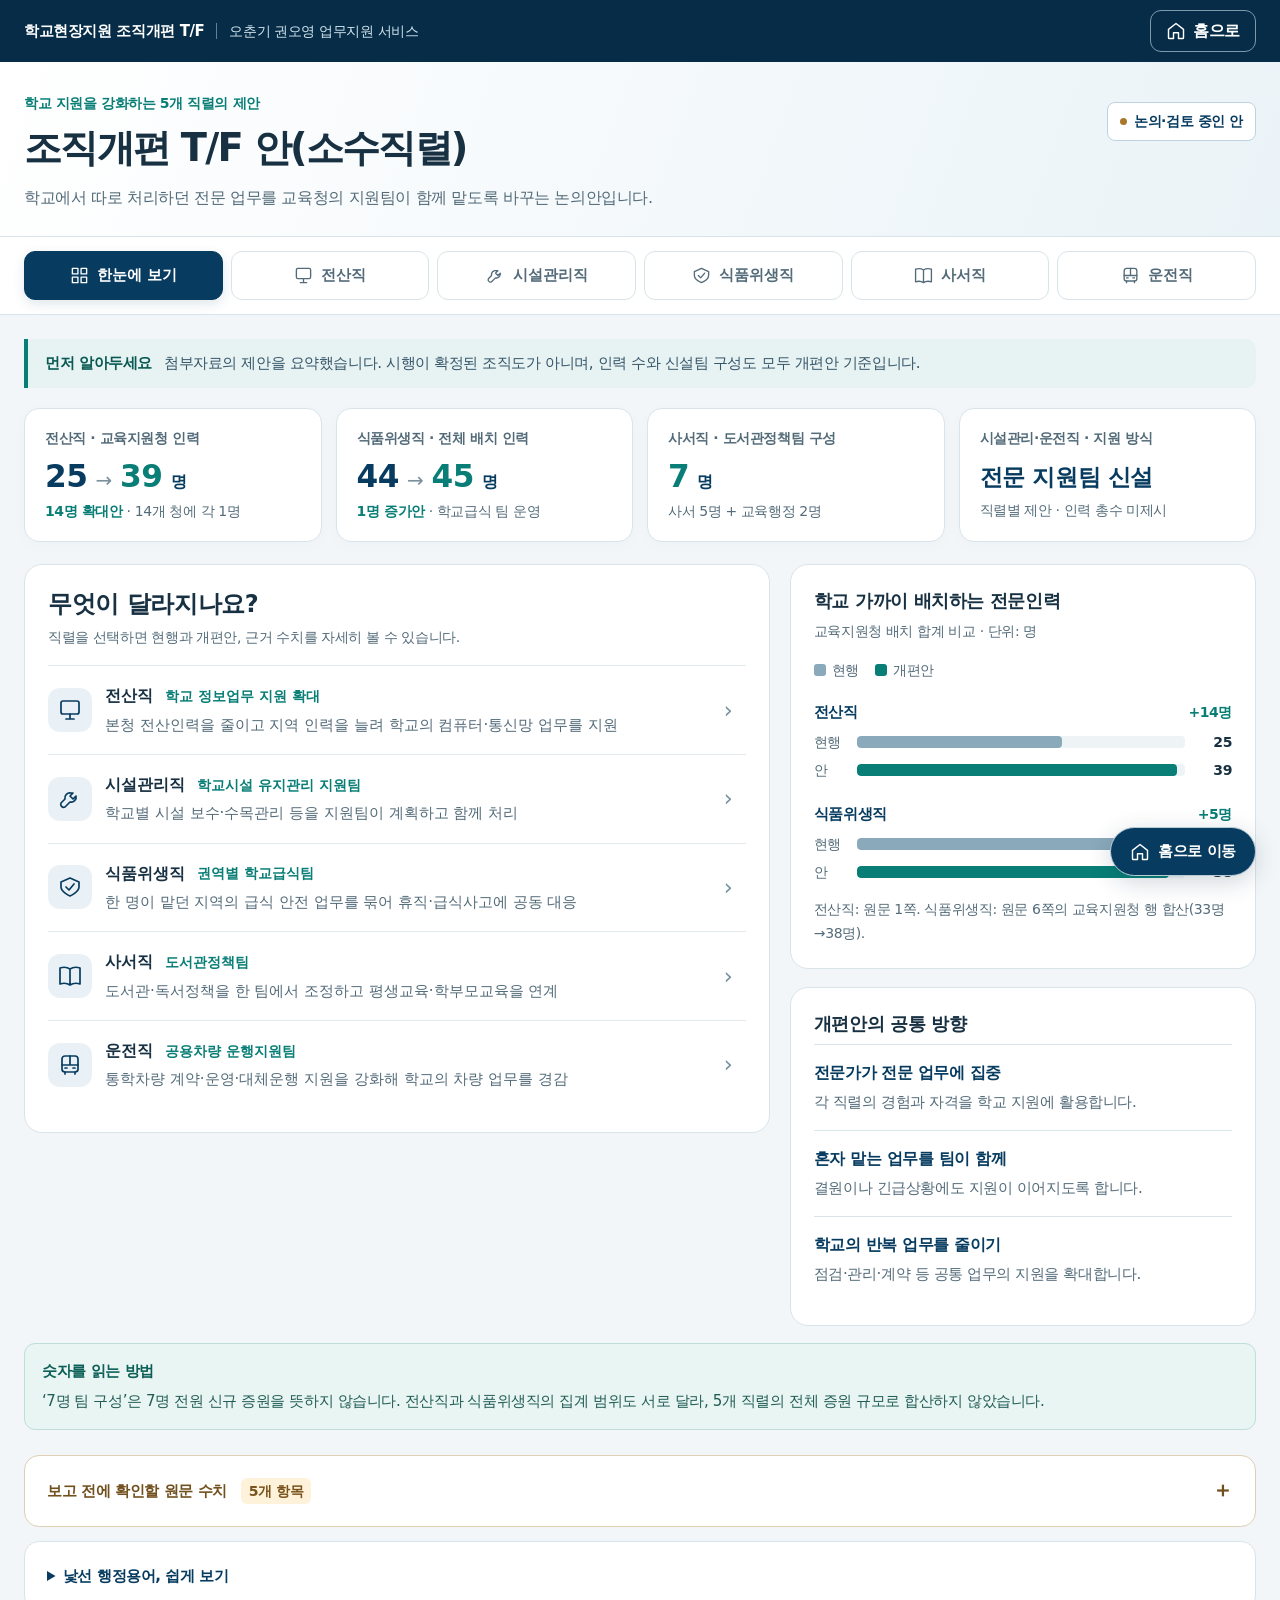
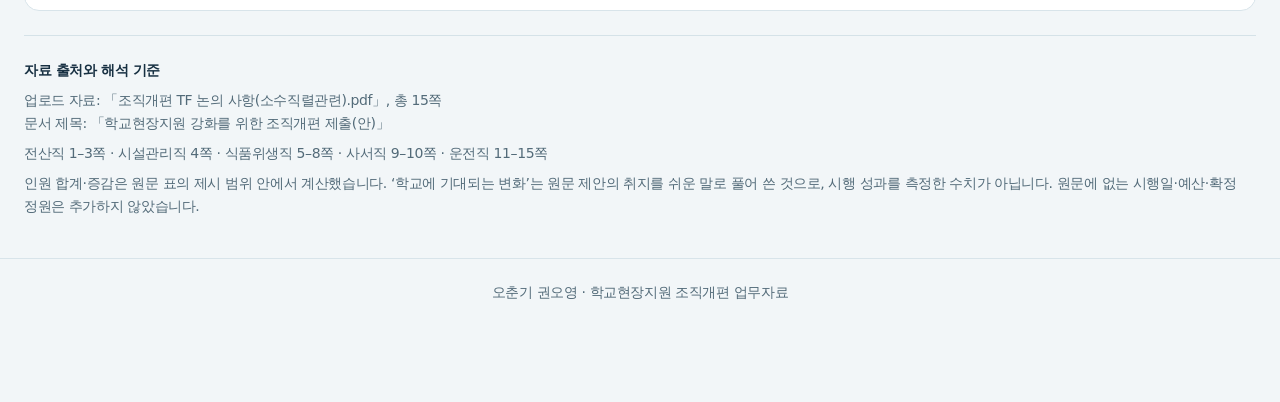
<file: eddata4.html>
<!DOCTYPE html>
<html lang="ko">
<head>
  <meta charset="UTF-8">
  <meta name="viewport" content="width=device-width, initial-scale=1">
  <meta name="theme-color" content="#073c60">
  <meta name="description" content="전산·시설관리·식품위생·사서·운전직의 학교현장지원 조직개편 논의안을 쉽게 비교하는 대시보드. 현행과 개편안, 인력 변화, 학교 지원 효과와 원문 수치 확인사항을 제공합니다.">
  <title>조직개편 T/F 안(소수직렬) | 학교현장지원</title>
  <style>
    :root{--navy:#073c60;--navy-deep:#062c47;--teal:#087e76;--teal-light:#e8f5f2;--ink:#173042;--muted:#536b79;--line:#d8e4ea;--paper:#f2f6f8;--blue:#377c9f;--amber:#875519;--amber-light:#fff5e3;--white:#fff;--radius:18px}
    *{box-sizing:border-box}html{scroll-behavior:smooth;scroll-padding-top:90px}body{margin:0;background:var(--paper);color:var(--ink);font:1rem/1.65 Pretendard,"Noto Sans KR","Malgun Gothic",system-ui,sans-serif;letter-spacing:-.025em}a{color:var(--navy)}button{font:inherit}button,a,summary{-webkit-tap-highlight-color:transparent}button{cursor:pointer}button:focus-visible,a:focus-visible,summary:focus-visible,[tabindex="0"]:focus-visible{outline:3px solid #d99932;outline-offset:4px}h1,h2,h3,h4,p{margin-top:0}h1,h2,h3,h4{line-height:1.4;word-break:keep-all}p{word-break:keep-all;overflow-wrap:anywhere}h2{font-size:1.5rem}h3{font-size:1.125rem}button,svg{flex-shrink:0}[hidden]{display:none!important}.wrap{width:min(1240px,100% - 48px);margin-inline:auto}.skip{position:fixed;top:-90px;left:16px;padding:12px;background:#fff;z-index:100;color:var(--navy)}.skip:focus{top:10px}.sr-only{position:absolute;width:1px;height:1px;padding:0;margin:-1px;overflow:hidden;clip:rect(0,0,0,0);white-space:nowrap;border:0}
    .site-bar{background:var(--navy-deep);color:#fff}.site-bar .wrap{min-height:62px;display:flex;align-items:center;justify-content:space-between;gap:16px}.brand{font-size:.9375rem;font-weight:800}.brand span{margin-left:12px;padding-left:12px;border-left:1px solid #638196;color:#d1e4ed;font-weight:500;font-size:.875rem}.home-link{display:inline-flex;align-items:center;justify-content:center;gap:7px;min-height:42px;padding:7px 15px;border:1px solid #7c9aac;border-radius:11px;color:#fff;text-decoration:none;font-weight:800;white-space:nowrap}.home-link svg,.floating-home svg{width:20px;height:20px}.home-link:hover{background:#ffffff16}.heading{padding:30px 0 25px;background:linear-gradient(110deg,#fff,#eaf3f7);border-bottom:1px solid var(--line)}.title-line{display:flex;gap:18px;justify-content:space-between;align-items:flex-start}.eyebrow{margin:0 0 6px;font-size:.875rem;font-weight:800;color:var(--teal)}h1{margin:0;font-size:clamp(1.7rem,3vw,2.45rem);letter-spacing:-.045em}h1 span{white-space:nowrap}.title-note{font-size:1rem;color:var(--muted);margin:10px 0 0;max-width:870px}.status{display:inline-flex;align-items:center;gap:7px;flex-shrink:0;margin-top:10px;padding:7px 12px;border:1px solid #bdd3df;border-radius:8px;background:#fff;color:var(--navy);font-size:.875rem;font-weight:800}.status:before{content:"";height:7px;width:7px;border-radius:50%;background:#a97729}.navigation{background:#fff;border-bottom:1px solid var(--line)}.tablist{display:grid;grid-template-columns:repeat(6,minmax(0,1fr));gap:8px;padding:14px 0}.tab{display:flex;align-items:center;justify-content:center;gap:8px;min-height:49px;border:1px solid var(--line);border-radius:11px;background:#fff;color:var(--muted);font-weight:800;font-size:.9375rem;white-space:nowrap}.tab:hover{background:#edf5f7;border-color:#99b9c9}.tab[aria-selected="true"]{background:var(--navy);color:#fff;border-color:var(--navy);box-shadow:0 4px 12px #073c6020}.tab svg{width:19px;height:19px}.main{padding:24px 0 32px;min-height:650px}.panel{border:1px solid var(--line);border-radius:var(--radius);background:#fff;padding:23px;min-width:0}.section-heading{display:flex;align-items:flex-start;justify-content:space-between;gap:20px;margin:2px 0 18px}.section-heading h2{margin:0 0 5px}.section-heading p{margin:0;color:var(--muted)}.section-label{display:block;color:var(--teal);font-size:.875rem;font-weight:800;margin-bottom:7px}.source-link{flex-shrink:0;color:var(--muted);font-size:.875rem;text-decoration:underline;text-underline-offset:3px}.intro-note{display:flex;gap:12px;align-items:baseline;padding:12px 17px;margin-bottom:20px;border-left:4px solid var(--teal);background:#e7f2f3;border-radius:0 10px 10px 0;font-size:.9375rem}.intro-note b{white-space:nowrap;color:#075951}.intro-note p{margin:0;color:#365668}.metrics{display:grid;grid-template-columns:repeat(4,minmax(0,1fr));gap:14px;margin-bottom:22px}.metric{padding:18px 20px;background:#fff;border:1px solid var(--line);border-radius:15px;box-shadow:0 4px 18px #073c6005}.metric .label{font-size:.875rem;font-weight:800;color:var(--muted);display:block}.metric .value{display:flex;align-items:baseline;gap:8px;margin:8px 0 4px;color:var(--navy);font-size:1.95rem;line-height:1.2;font-weight:900;font-variant-numeric:tabular-nums}.metric .value em{color:var(--teal);font-style:normal}.metric .value small{font-size:1rem;font-weight:700}.metric .value .arr{font-size:1.25rem;color:#7a909c;font-weight:500}.metric p{margin:0;font-size:.875rem;color:var(--muted)}.metric .delta{color:var(--teal);font-weight:800}.metric .text-value{font-size:1.45rem;line-height:1.6}.overview-grid{display:grid;grid-template-columns:1.6fr 1fr;gap:20px;align-items:start}.panel h3{margin:0 0 7px}.caption{color:var(--muted);font-size:.875rem;margin:0 0 16px}.job-list{display:grid;gap:0;margin-top:14px}.job-link{display:grid;grid-template-columns:44px 1fr 22px;gap:13px;align-items:center;width:100%;padding:17px 0;text-align:left;border:0;border-top:1px solid #e2eaee;background:transparent;color:var(--ink)}.job-link:hover .job-title{color:var(--teal);text-decoration:underline;text-underline-offset:4px}.job-icon{display:grid;place-items:center;width:44px;height:44px;border-radius:12px;background:#eaf1f6;color:var(--navy)}.job-icon svg{width:24px;height:24px}.job-title{display:flex;flex-wrap:wrap;column-gap:12px;align-items:center;font-size:1rem;font-weight:800}.job-title small{font-size:.875rem;color:var(--teal);font-weight:700}.job-desc{display:block;margin-top:4px;font-size:.9375rem;line-height:1.55;color:var(--muted)}.job-link .chevron{font-size:1.4rem;color:#70919f}.key-row{padding:15px 0;border-top:1px solid var(--line)}.key-row strong{display:block;color:var(--navy);margin-bottom:4px}.key-row p{margin:0;color:var(--muted);font-size:.9375rem}.callout{padding:15px 17px;background:var(--teal-light);border:1px solid #c0ddd6;border-radius:11px;margin-top:17px;color:#215c55;font-size:.9375rem}.callout p{margin:5px 0 0}.callout b{color:#0b5f57}.callout.warn{background:var(--amber-light);border-color:#efd9b5;color:#704b1c}.callout.warn b{color:#704b1c}.callout a{color:inherit;text-underline-offset:3px}.muted{color:var(--muted)}.legend{display:flex;flex-wrap:wrap;gap:16px;margin:11px 0 18px;font-size:.875rem;color:var(--muted)}.legend span{display:inline-flex;align-items:center;gap:6px}.legend i{display:inline-block;width:12px;height:12px;border-radius:3px;background:#8aa9ba}.legend .after{background:var(--teal)}.chart-group{display:grid;gap:20px}.bar-set{display:grid;gap:5px}.bar-label{display:flex;align-items:baseline;justify-content:space-between;gap:12px;font-size:.9375rem;margin-bottom:1px}.bar-label strong{color:var(--navy)}.bar-label span{font-size:.875rem;color:var(--teal);font-weight:800}.bar-line{display:grid;grid-template-columns:34px minmax(0,1fr) 38px;gap:9px;align-items:center;font-size:.875rem;color:var(--muted)}.bar-track{height:12px;background:#eef3f6;border-radius:4px;overflow:hidden}.bar-fill{height:100%;background:#8aa9ba;border-radius:4px}.bar-fill.after{background:var(--teal)}.bar-line b{text-align:right;color:var(--ink);font-variant-numeric:tabular-nums}.note{font-size:.875rem;color:var(--muted);margin:14px 0 0;line-height:1.7}.compare{display:grid;grid-template-columns:1fr 1fr;gap:17px;margin-bottom:20px}.compare .panel{border-top:4px solid #8aa9ba}.compare .proposed{border-top-color:var(--teal);background:#fbfefd}.step-tag{display:inline-block;font-size:.875rem;font-weight:800;color:#48687b;background:#eef3f6;padding:3px 9px;border-radius:6px;margin-bottom:11px}.proposed .step-tag{background:#e4f3ee;color:#0b6f63}.clean-list{padding-left:20px;margin:10px 0 0}.clean-list li{margin:8px 0;padding-left:1px;line-height:1.65}.clean-list li::marker{color:#7e9daa}.two-col{display:grid;grid-template-columns:1fr 1fr;gap:20px;align-items:start;margin-bottom:20px}.spaced{margin-top:20px}.table-wrap{overflow:auto;max-width:100%;border:1px solid var(--line);border-radius:11px}.data-table{border-collapse:collapse;width:100%;font-size:.9375rem;font-variant-numeric:tabular-nums}.data-table caption{text-align:left;padding:12px 14px;font-size:.875rem;color:var(--muted);background:#f9fbfc;caption-side:bottom}.data-table th,.data-table td{padding:12px 15px;border-bottom:1px solid #e2eaee;text-align:left;vertical-align:top}.data-table thead th{background:#edf3f6;color:#35566a;font-size:.875rem;white-space:nowrap}.data-table th[scope="row"]{font-weight:700}.data-table tr:last-child>*{border-bottom:0}.data-table .num{text-align:right;white-space:nowrap}.data-table .positive{color:var(--teal);font-weight:800}.data-table .total>*{background:#edf6f4;font-weight:800}.data-table .subtle{font-size:.875rem;color:var(--muted);display:block;font-weight:400}.nowrap{white-space:nowrap}.table-detail{margin-top:18px;border-top:1px solid var(--line);padding-top:15px}summary{cursor:pointer;color:var(--navy);font-weight:800;line-height:1.6;font-size:.9375rem;padding:4px 0}details[open]>summary{margin-bottom:14px}.impact{display:flex;gap:15px;margin-top:20px;padding:18px 21px;background:var(--navy);color:#fff;border-radius:13px}.impact strong{white-space:nowrap;color:#9fe5d7}.impact p{margin:0}.split-role{display:grid;grid-template-columns:1fr 1fr;gap:16px;margin-top:17px}.role{padding:20px;border:1px solid #d7e4e9;background:#f6f9fb;border-radius:13px}.role h3{margin-bottom:8px}.role p{color:var(--muted);margin:0;font-size:.9375rem}.role .large-word{display:block;font-size:1.45rem;color:var(--navy);font-weight:900;margin-bottom:5px}.role.accent{background:#edf7f4;border-color:#c7e2da}.role.accent .large-word{color:var(--teal)}.region-grid{display:grid;grid-template-columns:repeat(2,minmax(0,1fr));gap:12px;margin-top:17px}.region-card{padding:16px;border:1px solid #cadfe2;border-radius:12px;background:#f7fbfb}.region-card .region-number{font-size:.875rem;color:var(--teal);font-weight:800}.region-card h4{font-size:1rem;margin:6px 0}.region-card p{margin:0;font-size:.875rem;color:var(--muted)}.region-card .region-stat{display:flex;justify-content:space-between;gap:10px;margin-top:11px;padding-top:9px;border-top:1px solid #d9e7e8;font-size:.875rem}.region-card .region-stat b{color:var(--navy)}.grade-strip{display:grid;grid-template-columns:repeat(4,minmax(0,1fr));gap:8px;margin-top:15px}.grade-strip div{background:#eff5f7;border-radius:10px;padding:12px;text-align:center}.grade-strip strong{display:block;font-size:1.3rem;color:var(--navy)}.grade-strip span{font-size:.875rem;color:var(--muted)}.team-head{display:flex;gap:18px;align-items:center;padding:18px;border-radius:12px;background:var(--navy);color:#fff;margin:16px 0}.team-total{font-size:2.5rem;font-weight:900;line-height:1.2}.team-total small{font-size:1rem}.team-head strong{display:block}.team-head p{margin:4px 0 0;font-size:.875rem;color:#c8e0e8}.team-roles{display:grid;grid-template-columns:repeat(2,minmax(0,1fr));gap:11px}.team-role{padding:16px;border:1px solid var(--line);border-radius:10px}.team-role strong{display:block;font-size:1rem;margin-bottom:6px}.team-role span{display:block;color:var(--teal);font-size:.875rem;font-weight:800}.team-role p{margin:6px 0 0;color:var(--muted);font-size:.9375rem}.bus-share{display:flex;min-height:65px;border-radius:12px;overflow:hidden;margin:18px 0 13px}.bus-share span{width:50%;display:grid;place-content:center;text-align:center;background:var(--navy);color:white;font-size:.875rem;line-height:1.6;padding:8px}.bus-share span+span{background:var(--teal)}.bus-share strong{font-size:1.25rem}.survey{display:grid;gap:17px}.survey-label{display:flex;justify-content:space-between;gap:18px;font-size:.9375rem;margin-bottom:6px}.survey-label b{font-size:1.1rem;color:var(--teal)}.survey .bar-track{height:10px}.review-area{margin-top:25px}.review-details{padding:18px 22px;background:#fff;border:1px solid #dfcfb3;border-radius:15px;scroll-margin-top:24px}.review-details>summary{display:flex;align-items:center;justify-content:space-between;gap:15px;list-style:none;color:#71501e}.review-details>summary::-webkit-details-marker{display:none}.review-details>summary:after{content:"＋";font-size:1.3rem;line-height:1}.review-details[open]>summary:after{content:"−"}.badge{display:inline-block;padding:2px 8px;border-radius:6px;background:#fff2da;color:#78521b;font-size:.875rem;margin-left:9px}.review-table{min-width:720px}.review-table th:first-child{width:150px}.review-table td{font-size:.875rem}.glossary{margin-top:14px;padding:18px 22px;background:#fff;border:1px solid var(--line);border-radius:15px}.glossary dl{display:grid;grid-template-columns:130px 1fr;gap:10px 20px;margin:0}.glossary dt{font-weight:800;color:var(--navy);font-size:.9375rem}.glossary dd{margin:0;color:var(--muted);font-size:.9375rem}.source-box{padding-top:23px;margin-top:24px;border-top:1px solid #d5e2e8;color:var(--muted);font-size:.875rem}.source-box p{margin:7px 0}.source-box strong{color:var(--ink)}footer{padding:22px 24px 98px;color:var(--muted);text-align:center;border-top:1px solid var(--line);font-size:.875rem}.floating-home{position:fixed;right:24px;bottom:max(24px,env(safe-area-inset-bottom));display:flex;align-items:center;gap:8px;min-height:49px;padding:11px 19px;background:var(--navy);color:white;border:1px solid #b8ccd8;border-radius:999px;box-shadow:0 6px 24px #062c4730;text-decoration:none;font-size:.9375rem;font-weight:800;z-index:40}.floating-home:hover{background:var(--teal)}
    @media(max-width:1020px){.overview-grid{grid-template-columns:1.2fr 1fr}.metrics{grid-template-columns:repeat(2,minmax(0,1fr))}.brand span{display:none}.two-col{grid-template-columns:1fr}.team-roles{grid-template-columns:repeat(3,minmax(0,1fr))}}
    @media(max-width:760px){.wrap{width:calc(100% - 32px)}.site-bar .wrap{min-height:60px}.brand{font-size:.875rem}.home-link{font-size:.875rem;padding:6px 11px}.heading{padding:24px 0 21px}.title-line{display:block}.status{margin-top:13px}.title-note{font-size:.9375rem}.tablist{grid-template-columns:repeat(3,minmax(0,1fr));gap:7px;padding:12px 0}.tab{min-height:45px;font-size:.875rem}.tab svg{width:17px;height:17px}.main{padding-top:19px}.overview-grid,.compare{grid-template-columns:1fr}.panel{padding:19px}.section-heading{gap:9px;flex-direction:column}.section-heading h2{font-size:1.3rem}.metric{padding:16px}.metric .value{font-size:1.7rem}.metric .text-value{font-size:1.25rem}.intro-note{display:block}.intro-note p{margin-top:4px}.impact{display:block}.impact p{margin-top:6px}.team-roles{grid-template-columns:repeat(2,minmax(0,1fr))}.split-role{grid-template-columns:1fr}.data-table th,.data-table td{padding:11px 12px}.floating-home{right:16px;bottom:max(16px,env(safe-area-inset-bottom));min-height:46px;font-size:.875rem;padding:10px 15px}.glossary dl{grid-template-columns:1fr;gap:3px}.glossary dd{margin-bottom:12px}.review-details{padding:16px}.review-details>summary{font-size:.875rem}.badge{margin-left:4px}.review-details .table-wrap{margin-top:14px}}
    @media(max-width:420px){.wrap{width:calc(100% - 24px)}.metrics{gap:10px}.metric{padding:14px 12px}.metric .value{gap:5px;font-size:1.5rem}.metric .label{font-size:.875rem}.metric .value small{font-size:.875rem}.metric .text-value{font-size:1.1rem}.region-grid,.team-roles{grid-template-columns:1fr}.grade-strip{grid-template-columns:repeat(2,minmax(0,1fr))}.job-title{gap:2px 10px}.job-link{grid-template-columns:37px 1fr 16px;gap:9px}.job-icon{width:36px;height:40px}.job-desc{font-size:.875rem}.tab{gap:5px}.brand{max-width:180px}.status{font-size:.875rem}}
    .metric .value{flex-wrap:wrap}.region-card h4{font-weight:500}.region-card h4 strong{font-weight:900}
    @media(max-width:420px){.tab svg{display:none}}
    @media(prefers-reduced-motion:reduce){html{scroll-behavior:auto}}
    @media print{@page{size:A4;margin:14mm}body{font-size:11pt;background:#fff}.site-bar,.navigation,.floating-home,.skip{display:none}.wrap{width:100%}.heading{background:white;padding:0 0 16px}h1{font-size:22pt}.status{border-color:#888}.main{padding-top:16px}.panel,.metric{box-shadow:none;break-inside:avoid;border-color:#bbb}.overview-grid,.two-col{display:block}.overview-grid>.panel,.two-col>.panel{margin-bottom:16px}.metrics{grid-template-columns:repeat(2,1fr)}.compare{grid-template-columns:1fr 1fr}.table-wrap{overflow:visible}.data-table{font-size:10pt}.table-detail{break-inside:avoid}.review-table{min-width:0}.source-link{color:#333}.impact{background:#edf4f7;color:#173042}.impact strong{color:#075951}.bar-fill,.bus-share,.team-head{-webkit-print-color-adjust:exact;print-color-adjust:exact}footer{padding:15px 0}.job-link{padding:12px 0}.glossary,.review-details{break-inside:avoid}}
  </style>
</head>
<body>
  <a class="skip" href="#main">본문 바로가기</a>
  <svg class="sr-only" xmlns="http://www.w3.org/2000/svg" aria-hidden="true"><defs>
    <symbol id="icon-home" viewBox="0 0 24 24"><path d="m3 10 9-7 9 7v10a1 1 0 0 1-1 1h-5v-7H9v7H4a1 1 0 0 1-1-1Z" fill="none" stroke="currentColor" stroke-width="1.7" stroke-linejoin="round"/></symbol>
    <symbol id="icon-all" viewBox="0 0 24 24"><path d="M3 3h7v7H3zM14 3h7v7h-7zM3 14h7v7H3zM14 14h7v7h-7z" fill="none" stroke="currentColor" stroke-width="1.7" stroke-linejoin="round"/></symbol>
    <symbol id="icon-it" viewBox="0 0 24 24"><rect x="3" y="3" width="18" height="13" rx="2" fill="none" stroke="currentColor" stroke-width="1.7"/><path d="M8 21h8M12 16v5" fill="none" stroke="currentColor" stroke-width="1.7" stroke-linecap="round"/></symbol>
    <symbol id="icon-facility" viewBox="0 0 24 24"><path d="M13 6a5 5 0 0 0-6 6L3 16a3 3 0 0 0 4 4l5-5a5 5 0 0 0 6-6l-3 3-3-3 3-3Z" fill="none" stroke="currentColor" stroke-width="1.7" stroke-linejoin="round"/></symbol>
    <symbol id="icon-food" viewBox="0 0 24 24"><path d="M12 3 3 7v5c0 5 9 9 9 9s9-4 9-9V7ZM8 12l3 3 5-6" fill="none" stroke="currentColor" stroke-width="1.7" stroke-linejoin="round" stroke-linecap="round"/></symbol>
    <symbol id="icon-library" viewBox="0 0 24 24"><path d="M12 5C9 3 5 3 2 4v16c3-1 7-1 10 1 3-2 7-2 10-1V4c-3-1-7-1-10 1Zm0 0v16" fill="none" stroke="currentColor" stroke-width="1.7" stroke-linejoin="round"/></symbol>
    <symbol id="icon-transport" viewBox="0 0 24 24"><rect x="4" y="3" width="16" height="16" rx="3" fill="none" stroke="currentColor" stroke-width="1.7"/><path d="M4 12h16M12 3v9M7 19v2M17 19v2M7 15h2M15 15h2" fill="none" stroke="currentColor" stroke-width="1.7" stroke-linecap="round"/></symbol>
  </defs></svg>
  <header>
    <div class="site-bar"><div class="wrap"><div class="brand">학교현장지원 조직개편 T/F<span>오춘기 권오영 업무지원 서비스</span></div><a class="home-link" data-oper3-home href="./index.html?home=latest-eddata4-20260909" aria-label="학교현장지원 조직개편 자료 홈으로 이동"><svg aria-hidden="true"><use href="#icon-home"/></svg>홈으로</a></div></div>
    <div class="heading"><div class="wrap"><div class="title-line"><div><p class="eyebrow">학교 지원을 강화하는 5개 직렬의 제안</p><h1>조직개편 T/F 안<span>(소수직렬)</span></h1><p class="title-note">학교에서 따로 처리하던 전문 업무를 교육청의 지원팀이 함께 맡도록 바꾸는 논의안입니다.</p></div><span class="status">논의·검토 중인 안</span></div></div></div>
    <nav class="navigation" aria-label="직렬별 개편안"><div class="wrap"><div class="tablist" role="tablist" aria-label="개편안 보기">
      <button class="tab" id="tab-overview" role="tab" aria-selected="true" aria-controls="panel-overview" data-tab="overview"><svg aria-hidden="true"><use href="#icon-all"/></svg>한눈에 보기</button>
      <button class="tab" id="tab-it" role="tab" aria-selected="false" aria-controls="panel-it" tabindex="-1" data-tab="it"><svg aria-hidden="true"><use href="#icon-it"/></svg>전산직</button>
      <button class="tab" id="tab-facility" role="tab" aria-selected="false" aria-controls="panel-facility" tabindex="-1" data-tab="facility"><svg aria-hidden="true"><use href="#icon-facility"/></svg>시설관리직</button>
      <button class="tab" id="tab-food" role="tab" aria-selected="false" aria-controls="panel-food" tabindex="-1" data-tab="food"><svg aria-hidden="true"><use href="#icon-food"/></svg>식품위생직</button>
      <button class="tab" id="tab-library" role="tab" aria-selected="false" aria-controls="panel-library" tabindex="-1" data-tab="library"><svg aria-hidden="true"><use href="#icon-library"/></svg>사서직</button>
      <button class="tab" id="tab-transport" role="tab" aria-selected="false" aria-controls="panel-transport" tabindex="-1" data-tab="transport"><svg aria-hidden="true"><use href="#icon-transport"/></svg>운전직</button>
    </div></div></nav>
  </header>
  <main class="wrap main" id="main">
    <div class="intro-note"><b>먼저 알아두세요</b><p>첨부자료의 제안을 요약했습니다. 시행이 확정된 조직도가 아니며, 인력 수와 신설팀 구성도 모두 개편안 기준입니다.</p></div>
    <section id="panel-overview" role="tabpanel" aria-labelledby="tab-overview" tabindex="0">
      <div class="metrics">
        <article class="metric"><span class="label">전산직 · 교육지원청 인력</span><div class="value">25<span class="arr">→</span><em>39</em><small>명</small></div><p><span class="delta">14명 확대안</span> · 14개 청에 각 1명</p></article>
        <article class="metric"><span class="label">식품위생직 · 전체 배치 인력</span><div class="value">44<span class="arr">→</span><em>45</em><small>명</small></div><p><span class="delta">1명 증가안</span> · 학교급식 팀 운영</p></article>
        <article class="metric"><span class="label">사서직 · 도서관정책팀 구성</span><div class="value"><em>7</em><small>명</small></div><p>사서 5명 + 교육행정 2명</p></article>
        <article class="metric"><span class="label">시설관리·운전직 · 지원 방식</span><div class="value text-value">전문 지원팀 신설</div><p>직렬별 제안 · 인력 총수 미제시</p></article>
      </div>
      <div class="overview-grid">
        <div class="panel"><h2 style="margin-bottom:5px">무엇이 달라지나요?</h2><p class="caption">직렬을 선택하면 현행과 개편안, 근거 수치를 자세히 볼 수 있습니다.</p>
          <div class="job-list">
            <button class="job-link" data-open="it"><span class="job-icon"><svg aria-hidden="true"><use href="#icon-it"/></svg></span><span><span class="job-title">전산직 <small>학교 정보업무 지원 확대</small></span><span class="job-desc">본청 전산인력을 줄이고 지역 인력을 늘려 학교의 컴퓨터·통신망 업무를 지원</span></span><span class="chevron" aria-hidden="true">›</span></button>
            <button class="job-link" data-open="facility"><span class="job-icon"><svg aria-hidden="true"><use href="#icon-facility"/></svg></span><span><span class="job-title">시설관리직 <small>학교시설 유지관리 지원팀</small></span><span class="job-desc">학교별 시설 보수·수목관리 등을 지원팀이 계획하고 함께 처리</span></span><span class="chevron" aria-hidden="true">›</span></button>
            <button class="job-link" data-open="food"><span class="job-icon"><svg aria-hidden="true"><use href="#icon-food"/></svg></span><span><span class="job-title">식품위생직 <small>권역별 학교급식팀</small></span><span class="job-desc">한 명이 맡던 지역의 급식 안전 업무를 묶어 휴직·급식사고에 공동 대응</span></span><span class="chevron" aria-hidden="true">›</span></button>
            <button class="job-link" data-open="library"><span class="job-icon"><svg aria-hidden="true"><use href="#icon-library"/></svg></span><span><span class="job-title">사서직 <small>도서관정책팀</small></span><span class="job-desc">도서관·독서정책을 한 팀에서 조정하고 평생교육·학부모교육을 연계</span></span><span class="chevron" aria-hidden="true">›</span></button>
            <button class="job-link" data-open="transport"><span class="job-icon"><svg aria-hidden="true"><use href="#icon-transport"/></svg></span><span><span class="job-title">운전직 <small>공용차량 운행지원팀</small></span><span class="job-desc">통학차량 계약·운영·대체운행 지원을 강화해 학교의 차량 업무를 경감</span></span><span class="chevron" aria-hidden="true">›</span></button>
          </div>
        </div>
        <div style="display:grid;gap:18px">
          <div class="panel"><h3>학교 가까이 배치하는 전문인력</h3><p class="caption">교육지원청 배치 합계 비교 · 단위: 명</p><div class="legend"><span><i></i>현행</span><span><i class="after"></i>개편안</span></div><div class="chart-group" id="overview-bars"><div class="bar-set"><div class="bar-label"><strong>전산직</strong><span>+14명</span></div><div class="bar-line"><span>현행</span><div class="bar-track" aria-hidden="true"><div class="bar-fill" style="width:62.5%"></div></div><b>25</b></div><div class="bar-line"><span>안</span><div class="bar-track" aria-hidden="true"><div class="bar-fill after" style="width:97.5%"></div></div><b>39</b></div></div><div class="bar-set"><div class="bar-label"><strong>식품위생직</strong><span>+5명</span></div><div class="bar-line"><span>현행</span><div class="bar-track" aria-hidden="true"><div class="bar-fill" style="width:82.5%"></div></div><b>33</b></div><div class="bar-line"><span>안</span><div class="bar-track" aria-hidden="true"><div class="bar-fill after" style="width:95%"></div></div><b>38</b></div></div></div><p class="note">전산직: 원문 1쪽. 식품위생직: 원문 6쪽의 교육지원청 행 합산(33명→38명).</p></div>
          <div class="panel"><h3>개편안의 공통 방향</h3><div class="key-row"><strong>전문가가 전문 업무에 집중</strong><p>각 직렬의 경험과 자격을 학교 지원에 활용합니다.</p></div><div class="key-row"><strong>혼자 맡는 업무를 팀이 함께</strong><p>결원이나 긴급상황에도 지원이 이어지도록 합니다.</p></div><div class="key-row"><strong>학교의 반복 업무를 줄이기</strong><p>점검·관리·계약 등 공통 업무의 지원을 확대합니다.</p></div></div>
        </div>
      </div>
      <div class="callout"><b>숫자를 읽는 방법</b><p>‘7명 팀 구성’은 7명 전원 신규 증원을 뜻하지 않습니다. 전산직과 식품위생직의 집계 범위도 서로 달라, 5개 직렬의 전체 증원 규모로 합산하지 않았습니다.</p></div>
    </section>

    <section id="panel-it" role="tabpanel" aria-labelledby="tab-it" tabindex="0" hidden>
      <div class="section-heading"><div><span class="section-label">01 · 전산직</span><h2>학교의 컴퓨터·통신망 업무를 가까이에서 지원</h2><p>본청 중심 배치를 줄이고 교육지원청의 학교 정보업무 지원을 강화하는 안입니다.</p></div><a class="source-link" href="#sources">원문 1–3쪽</a></div>
      <div class="compare"><article class="panel"><span class="step-tag">현행 · 문제점</span><h3>전산직이 행정업무도 함께 수행</h3><ul class="clean-list"><li>교육통계·정보공시, 각종 기기 보급 등 행정업무를 함께 맡고 있습니다.</li><li>학교를 지원하는 전문인력이 부족하고, 7개 군 지역은 각 1명 배치입니다.</li><li>신규채용 감소와 승진 적체, 직급 간 불균형이 문제로 제시됐습니다.</li></ul></article><article class="panel proposed"><span class="step-tag">개편안</span><h3>지역별 정보지원 기능 확대</h3><ul class="clean-list"><li>미래교육과 전산정보담당을 AI·디지털담당으로 통합하고, 본청 홈페이지 운영은 미래교육연구원으로 이관합니다.</li><li>교육통계·정보공시 등은 교육행정직으로 배치하고, 14개 교육지원청 전산인력을 각 1명 늘립니다.</li><li>전주를 제외한 지역은 교육지원과 정보지원담당으로 개편하는 안입니다.</li></ul></article></div>
      <div class="two-col"><div class="panel"><h3>전산직 배치 변화</h3><p class="caption">본청·교육지원청 제시 범위 · 단위: 명</p><div class="legend"><span><i></i>현행</span><span><i class="after"></i>개편안</span></div><div class="chart-group" id="it-bars"><div class="bar-set"><div class="bar-label"><strong>본청</strong><span>−7명</span></div><div class="bar-line"><span>현행</span><div class="bar-track" aria-hidden="true"><div class="bar-fill" style="width:27.500000000000004%"></div></div><b>11</b></div><div class="bar-line"><span>안</span><div class="bar-track" aria-hidden="true"><div class="bar-fill after" style="width:10%"></div></div><b>4</b></div></div><div class="bar-set"><div class="bar-label"><strong>교육지원청</strong><span>+14명</span></div><div class="bar-line"><span>현행</span><div class="bar-track" aria-hidden="true"><div class="bar-fill" style="width:62.5%"></div></div><b>25</b></div><div class="bar-line"><span>안</span><div class="bar-track" aria-hidden="true"><div class="bar-fill after" style="width:97.5%"></div></div><b>39</b></div></div></div><div class="callout warn"><b>추가 인력 확보 방식은 확인 필요</b><p>표에 나온 범위는 36명→43명으로 7명 증가합니다. 본청 감소 7명만으로 교육지원청 증가 14명을 모두 충당할 수 없으며, 나머지 7명의 확보 방식은 제시되지 않았습니다.</p></div></div>
        <div class="panel"><h3>지역별 배치안</h3><div class="table-wrap"><table class="data-table"><thead><tr><th scope="col">교육지원청</th><th scope="col" class="num">현행</th><th scope="col" class="num">개편안</th><th scope="col" class="num">증감</th></tr></thead><tbody id="it-regions"><tr><th scope="row">전주</th><td class="num">4명</td><td class="num">5명</td><td class="num positive">+1명</td></tr><tr><th scope="row">군산</th><td class="num">3명</td><td class="num">4명</td><td class="num positive">+1명</td></tr><tr><th scope="row">익산</th><td class="num">3명</td><td class="num">4명</td><td class="num positive">+1명</td></tr><tr><th scope="row">정읍</th><td class="num">2명</td><td class="num">3명</td><td class="num positive">+1명</td></tr><tr><th scope="row">남원</th><td class="num">2명</td><td class="num">3명</td><td class="num positive">+1명</td></tr><tr><th scope="row">김제</th><td class="num">2명</td><td class="num">3명</td><td class="num positive">+1명</td></tr><tr><th scope="row">완주</th><td class="num">2명</td><td class="num">3명</td><td class="num positive">+1명</td></tr><tr><th scope="row">진안</th><td class="num">1명</td><td class="num">2명</td><td class="num positive">+1명</td></tr><tr><th scope="row">무주</th><td class="num">1명</td><td class="num">2명</td><td class="num positive">+1명</td></tr><tr><th scope="row">장수</th><td class="num">1명</td><td class="num">2명</td><td class="num positive">+1명</td></tr><tr><th scope="row">임실</th><td class="num">1명</td><td class="num">2명</td><td class="num positive">+1명</td></tr><tr><th scope="row">순창</th><td class="num">1명</td><td class="num">2명</td><td class="num positive">+1명</td></tr><tr><th scope="row">고창</th><td class="num">1명</td><td class="num">2명</td><td class="num positive">+1명</td></tr><tr><th scope="row">부안</th><td class="num">1명</td><td class="num">2명</td><td class="num positive">+1명</td></tr></tbody><tfoot><tr class="total"><th scope="row">14개 청 합계</th><td class="num">25명</td><td class="num">39명</td><td class="num positive">+14명</td></tr></tfoot></table></div><p class="note">전주: 중등교육과 유지. 그 외 13개 청: 행정지원과 → 교육지원과 정보지원담당(안). 각 지역 1명 증가입니다.</p></div></div>
      <div class="panel"><h3>업무는 어디로 옮기나요?</h3><div class="table-wrap"><table class="data-table"><thead><tr><th scope="col">주요 업무</th><th scope="col">개편 방향</th></tr></thead><tbody><tr><th scope="row">본청 홈페이지 운영</th><td>미래교육연구원으로 이관</td></tr><tr><th scope="row">교육통계·정보공시, 인사 관련 행정 지원</th><td>교육행정직 배치·업무 이관</td></tr><tr><th scope="row">교육정보화기기 보급·스마트칠판 유지관리</th><td>교육전문직으로 업무 이관(원문 표 기준)</td></tr><tr><th scope="row">학교 통신망·정보보안·정보기기 관리 지원</th><td>교육지원청 학교 정보업무 지원 기능 신설·강화</td></tr></tbody></table></div><details class="table-detail"><summary>본청 배치 인력과 중장기 제안 보기</summary><div class="table-wrap"><table class="data-table"><thead><tr><th scope="col">본청 부서</th><th scope="col" class="num">현행</th><th scope="col" class="num">개편안</th></tr></thead><tbody><tr><th scope="row">미래교육과 전산정보담당 → AI·디지털담당</th><td class="num">7명</td><td class="num">4명</td></tr><tr><th scope="row">행정과 민원기록담당</th><td class="num">2명</td><td class="num">0명</td></tr><tr><th scope="row">교원인사과</th><td class="num">1명</td><td class="num">0명</td></tr><tr><th scope="row">총무과</th><td class="num">1명</td><td class="num">0명</td></tr><tr class="total"><th scope="row">합계</th><td class="num">11명</td><td class="num">4명</td></tr></tbody></table></div><p class="note">표의 0명은 해당 부서의 전산직 배치안입니다. 업무 자체의 폐지나 해당 부서 전체 인력 0명을 의미하지 않습니다.</p><p class="note"><b>중장기 제안:</b> 특성화고 시범 배치 후 거점형 학교로 확대하고, 공립 20학급 이상 학교에 전산직을 배치하여 학생 스마트기기 관리를 지원합니다. 구체적 인원·시행 시기는 제시되지 않았습니다.</p><p class="note">참고사례(원문 수록): 충북의 정보화업무 이관, 전남의 정보화업무지원센터 확대, 서울의 지원 용역, 인천의 학교정보지원센터 운영(2019–2024년 사례).</p></details></div>
      <div class="impact"><strong>학교에 기대되는 변화</strong><p>교사와 행정실이 직접 처리하던 정보기기·통신망 관련 부담을 줄이고, 전문인력의 현장 지원을 받을 수 있습니다.</p></div>
    </section>

    <section id="panel-facility" role="tabpanel" aria-labelledby="tab-facility" tabindex="0" hidden>
      <div class="section-heading"><div><span class="section-label">02 · 시설관리직</span><h2>학교의 작은 수리와 시설관리를 전문팀이 지원</h2><p>학교별로 처리하던 시설 유지관리 업무를 함께 지원하는 조직을 만드는 안입니다.</p></div><a class="source-link" href="#sources">원문 4쪽</a></div>
      <div class="compare"><article class="panel"><span class="step-tag">현행 · 문제점</span><h3>학교마다 관리하고 수선하는 구조</h3><ul class="clean-list"><li>시설관리직에게 예초·청소·잡무 등 단순 노무 업무가 편중된다고 제시됐습니다.</li><li>자격을 갖춘 전문인력의 역량을 충분히 활용하지 못하고 있습니다.</li><li>소규모 수선과 수목관리 등을 학교마다 처리해 행정실 부담이 발생합니다.</li></ul></article><article class="panel proposed"><span class="step-tag">개편안</span><h3>학교시설 유지관리 지원팀 신설</h3><ul class="clean-list"><li>교육지원청 학교업무지원센터 안에 지원팀을 만듭니다.</li><li>시설관리직·시설직 등 관련 직렬을 함께 배치합니다.</li><li>연중 점검계획과 소규모 보수 예산을 마련하고, 유지관리 용역 등을 전담합니다.</li></ul></article></div>
      <div class="panel"><h3>공사 규모에 따라 역할을 나눕니다</h3><p class="caption">대규모 시설사업과 일상적인 유지관리를 각각의 전문조직이 지원하는 안</p><div class="split-role"><div class="role"><span class="large-word">대규모 사업</span><h3>행정지원과 시설팀</h3><p>대규모 시설사업 담당 기능을 유지합니다.</p></div><div class="role accent"><span class="large-word">소규모 사업·유지관리</span><h3>학교시설 유지관리 지원팀(신설)</h3><p>학교 점검, 소규모 보수, 수목·인조잔디 관리, 법정관리 용역 발주·관리 등을 지원합니다.</p></div></div><div class="callout"><b>학교를 대신해 맡을 주요 업무</b><p>연중 점검계획 수립 → 유지관리·보수 예산 편성 → 소규모 보수 및 관련 용역 추진으로 학교 행정실의 부담을 줄이는 구상입니다.</p></div><p class="note">대규모·소규모 사업을 구분하는 금액 기준, 지역별 배치 인원, 예산, 시행 시기는 원문에 제시되지 않았습니다.</p></div>
      <div class="impact"><strong>학교에 기대되는 변화</strong><p>학교마다 수리 방법과 업체를 알아보는 부담을 덜고, 계획적인 시설 점검과 유지관리 지원을 받을 수 있습니다.</p></div>
    </section>

    <section id="panel-food" role="tabpanel" aria-labelledby="tab-food" tabindex="0" hidden>
      <div class="section-heading"><div><span class="section-label">03 · 식품위생직</span><h2>급식 안전을 한 명이 아닌 팀이 함께 지원</h2><p>지역별 담당 기능은 유지하면서 권역 공동업무와 긴급대응을 팀 단위로 수행하는 안입니다.</p></div><a class="source-link" href="#sources">원문 5–8쪽</a></div>
      <div class="metrics"><article class="metric"><span class="label">전체 배치 인력</span><div class="value">44<span class="arr">→</span><em>45</em><small>명</small></div><p>원문 6쪽 인력표 합계</p></article><article class="metric"><span class="label">교육지원청 배치</span><div class="value">33<span class="arr">→</span><em>38</em><small>명</small></div><p>지역별 행 합산 · 5명 증가</p></article><article class="metric"><span class="label">공동 지원권역</span><div class="value"><em>4</em><small>권역</small></div><p>전주·군산·익산은 별도 팀 운영</p></article><article class="metric"><span class="label">제안된 업무량 기준</span><div class="value"><em>20</em><small>개교 내외 / 1명</small></div><p>조리교 수·업무량·지리 여건 고려</p></article></div>
      <div class="compare"><article class="panel"><span class="step-tag">현행 · 문제점</span><h3>1인 근무지역의 업무 공백</h3><ul class="clean-list"><li>군 지역은 대부분 1인 근무로, 휴직이나 결원 때 대체가 어렵습니다.</li><li>식중독 등 급식사고나 동시다발적 현안에 공동 대응하기 어렵습니다.</li><li>지역별 업무량 차이와 전문직렬의 관리직·보직 부족이 문제로 제시됐습니다.</li></ul></article><article class="panel proposed"><span class="step-tag">개편안</span><h3>거점 중심 학교급식팀 운영</h3><ul class="clean-list"><li>지역 접근성·조리교 수·업무량을 고려해 권역별 인력을 배치합니다.</li><li>위생점검·식중독 대응·급식시설 개선을 함께 수행합니다.</li><li>급식 담당 복수직렬을 식품위생직 단수직렬로 전환하고 관리직 정원·보직을 확대합니다.</li></ul></article></div>
      <div class="two-col"><div class="panel"><h3>권역별 공동 지원안</h3><p class="caption">굵게 표시한 지역은 원문 표의 거점 지역입니다.</p><div class="region-grid" id="food-regions"><article class="region-card"><span class="region-number">1권역</span><h4><strong>김제</strong> · 부안</h4><p>전체 학교 수 93개교</p><div class="region-stat"><span>현행 3명</span><b>개편안 3명</b></div></article><article class="region-card"><span class="region-number">2권역</span><h4><strong>정읍</strong> · 고창</h4><p>전체 학교 수 113개교</p><div class="region-stat"><span>현행 4명</span><b>개편안 4명</b></div></article><article class="region-card"><span class="region-number">3권역</span><h4><strong>완주</strong> · 무주·진안·장수</h4><p>전체 학교 수 131개교</p><div class="region-stat"><span>현행 4명</span><b>개편안 5명</b></div></article><article class="region-card"><span class="region-number">4권역</span><h4><strong>남원</strong> · 임실·순창</h4><p>전체 학교 수 107개교</p><div class="region-stat"><span>현행 4명</span><b>개편안 5명</b></div></article></div><div class="callout"><b>전주·군산·익산의 팀 운영안</b><p>전주는 덕진·완산 2개 팀(각 5명)과 5급 1명으로 11명, 군산·익산은 각각 5명을 배치합니다.</p></div><p class="note">표의 ‘전체 학교 수’와 인력배치 기준으로 제시한 ‘조리교 수’는 서로 다른 지표입니다. 전체 학교 수를 단순히 20으로 나누어 필요 정원으로 계산하지 않았습니다.</p></div>
        <div class="panel"><h3>배치 인력은 어디에서 달라지나요?</h3><p class="caption">같은 범위의 현행·조정 인원 비교 · 단위: 명</p><div class="legend"><span><i></i>현행</span><span><i class="after"></i>개편안</span></div><div class="chart-group" id="food-bars"><div class="bar-set"><div class="bar-label"><strong>도교육청</strong><span>변동 없음</span></div><div class="bar-line"><span>현행</span><div class="bar-track" aria-hidden="true"><div class="bar-fill" style="width:15%"></div></div><b>6</b></div><div class="bar-line"><span>안</span><div class="bar-track" aria-hidden="true"><div class="bar-fill after" style="width:15%"></div></div><b>6</b></div></div><div class="bar-set"><div class="bar-label"><strong>교육지원청</strong><span>+5명</span></div><div class="bar-line"><span>현행</span><div class="bar-track" aria-hidden="true"><div class="bar-fill" style="width:82.5%"></div></div><b>33</b></div><div class="bar-line"><span>안</span><div class="bar-track" aria-hidden="true"><div class="bar-fill after" style="width:95%"></div></div><b>38</b></div></div><div class="bar-set"><div class="bar-label"><strong>직속기관</strong><span>−4명</span></div><div class="bar-line"><span>현행</span><div class="bar-track" aria-hidden="true"><div class="bar-fill" style="width:12.5%"></div></div><b>5</b></div><div class="bar-line"><span>안</span><div class="bar-track" aria-hidden="true"><div class="bar-fill after" style="width:2.5%"></div></div><b>1</b></div></div></div><div class="callout"><b>직속기관 5명→1명</b><p>교육연수원 1명은 유지하고, 나머지 4개 기관은 교육공무직 전환안입니다. 전주 3명, 3권역 1명, 4권역 1명을 늘려 전체는 1명 증가합니다.</p></div><details class="table-detail"><summary>직급별 인력 변화 보기</summary><div class="table-wrap"><table class="data-table"><thead><tr><th scope="col">직급</th><th scope="col" class="num">현행</th><th scope="col" class="num">개편안</th><th scope="col" class="num">증감</th></tr></thead><tbody id="food-grades"><tr><th scope="row">5급</th><td class="num">1명</td><td class="num">2명</td><td class="num positive">+1명</td></tr><tr><th scope="row">6급</th><td class="num">17명</td><td class="num">18명</td><td class="num positive">+1명</td></tr><tr><th scope="row">7급</th><td class="num">19명</td><td class="num">17명</td><td class="num">−2명</td></tr><tr><th scope="row">8급</th><td class="num">7명</td><td class="num">8명</td><td class="num positive">+1명</td></tr></tbody></table></div><p class="note">직급별 증감은 +1명, +1명, −2명, +1명이며, 순증은 1명입니다.</p></details></div></div>
      <div class="panel"><h3>기관·지역별 배치 비교</h3><div class="table-wrap"><table class="data-table"><caption>원문 6쪽. 학교 수 890개교는 지역 행의 ‘전체 학교 수’를 합산한 값이며, 운전직 자료의 920개교와 집계 범위의 일치가 확인되지 않아 직접 비교하지 않습니다.</caption><thead><tr><th scope="col">기관·지역</th><th scope="col" class="num">전체 학교 수</th><th scope="col" class="num">현행 인원</th><th scope="col" class="num">개편안</th><th scope="col" class="num">증감</th></tr></thead><tbody id="food-all"><tr><th scope="row">도교육청</th><td class="num">해당 없음</td><td class="num">6명</td><td class="num">6명</td><td class="num">변동 없음</td></tr><tr><th scope="row">전주</th><td class="num">211개교</td><td class="num">8명</td><td class="num">11명</td><td class="num positive">+3명</td></tr><tr><th scope="row">군산</th><td class="num">107개교</td><td class="num">5명</td><td class="num">5명</td><td class="num">변동 없음</td></tr><tr><th scope="row">익산</th><td class="num">128개교</td><td class="num">5명</td><td class="num">5명</td><td class="num">변동 없음</td></tr><tr><th scope="row">1권역 · 김제·부안</th><td class="num">93개교</td><td class="num">3명</td><td class="num">3명</td><td class="num">변동 없음</td></tr><tr><th scope="row">2권역 · 정읍·고창</th><td class="num">113개교</td><td class="num">4명</td><td class="num">4명</td><td class="num">변동 없음</td></tr><tr><th scope="row">3권역 · 완주·무주·진안·장수</th><td class="num">131개교</td><td class="num">4명</td><td class="num">5명</td><td class="num positive">+1명</td></tr><tr><th scope="row">4권역 · 남원·임실·순창</th><td class="num">107개교</td><td class="num">4명</td><td class="num">5명</td><td class="num positive">+1명</td></tr><tr><th scope="row">교육연수원</th><td class="num">해당 없음</td><td class="num">1명</td><td class="num">1명</td><td class="num">변동 없음</td></tr><tr><th scope="row">교직원수련원</th><td class="num">해당 없음</td><td class="num">1명</td><td class="num">0명</td><td class="num">−1명</td></tr><tr><th scope="row">유아교육진흥원</th><td class="num">해당 없음</td><td class="num">1명</td><td class="num">0명</td><td class="num">−1명</td></tr><tr><th scope="row">과학교육원</th><td class="num">해당 없음</td><td class="num">1명</td><td class="num">0명</td><td class="num">−1명</td></tr><tr><th scope="row">군산영어체험센터</th><td class="num">해당 없음</td><td class="num">1명</td><td class="num">0명</td><td class="num">−1명</td></tr></tbody><tfoot><tr class="total"><th scope="row">합계</th><td class="num">890개교</td><td class="num">44명</td><td class="num">45명</td><td class="num positive">+1명</td></tr></tfoot></table></div><details class="table-detail"><summary>공동으로 지원하는 급식업무 보기</summary><ul class="clean-list"><li><b>정책·운영:</b> 급식정책·민원·현안 대응, 도교육청·교육지원청·지자체 협의</li><li><b>위생·안전:</b> 점검·컨설팅, 식중독 예방·현장 대응, 식재료·원산지 관리, 관계자 교육</li><li><b>예산·지자체 사업:</b> 급식비 지원·정산, 우수 식재료 지원, 지자체 사업 연계</li><li><b>시설·환경:</b> 노후 시설 개선, 환기설비·작업환경 개선, 급식기구 교체 지원</li><li><b>권역 공동업무:</b> 휴직·결원 지원, 사고·대규모 현안 공동대응, 전문 현장점검</li></ul></details></div>
      <div class="impact"><strong>학교에 기대되는 변화</strong><p>담당자가 자리를 비우거나 급식사고가 발생해도 다른 지역의 전문인력이 함께 대응해 지원 공백을 줄일 수 있습니다.</p></div>
    </section>

    <section id="panel-library" role="tabpanel" aria-labelledby="tab-library" tabindex="0" hidden>
      <div class="section-heading"><div><span class="section-label">04 · 사서직</span><h2>도서관·독서정책을 한 팀에서 연결</h2><p>학교도서관과 지역 도서관을 연계하고, 평생교육·학부모교육을 함께 추진하는 안입니다.</p></div><a class="source-link" href="#sources">원문 9–10쪽</a></div>
      <div class="compare"><article class="panel"><span class="step-tag">현행 · 문제점</span><h3>기관마다 나뉘어 추진하는 업무</h3><ul class="clean-list"><li>기관 단위로 업무가 분산돼 행정력이 낭비되고 정책의 일관성이 부족하다고 제시됐습니다.</li><li>‘독서 300 프로젝트’ 등 주요 독서정책을 체계적으로 추진할 조직이 필요합니다.</li></ul></article><article class="panel proposed"><span class="step-tag">개편안</span><h3>도서관정책팀 신설</h3><ul class="clean-list"><li>도서관·독서정책을 한 팀으로 모으고, 분야에 대한 이해도가 높은 인력을 배치합니다.</li><li>학생교육문화관·교육지원청 소속 도서관·학교도서관의 연계를 강화합니다.</li><li>업무 연관성을 고려해 학부모교육 사업을 이관합니다.</li></ul></article></div>
      <div class="panel"><h3>제안된 팀 구성과 역할</h3><div class="team-head"><div class="team-total">7<small>명</small></div><div><strong>사서 5명 + 교육행정 2명</strong><p>기존 정원 대비 증감이 아닌, 개편 후 팀 구성 인원입니다.</p></div></div><div class="team-roles"><article class="team-role"><span>사서사무관 · 1명</span><strong>정책 총괄</strong><p>학생교육문화관·도서관과 평생·학부모교육 업무 총괄</p></article><article class="team-role"><span>사서 6급 · 1명</span><strong>도서관 정책·운영</strong><p>도서관 발전계획, 운영 지원, 통합시스템·전자도서관 관리</p></article><article class="team-role"><span>사서 6급 · 1명</span><strong>학교도서관 지원</strong><p>학교도서관 사업·공간 혁신, 운영 컨설팅, 장서·담당자 지원</p></article><article class="team-role"><span>사서 7급 · 1명</span><strong>평생교육</strong><p>학력인정·장애인 평생교육시설 지원, 문해교육 연수, 평생학습관 운영</p></article><article class="team-role"><span>사서 7급 · 1명</span><strong>학부모교육</strong><p>학부모교육 정책, 강사단, 아카데미, 자료 개발·모니터단 관리</p></article><article class="team-role"><span>교육행정 7급 · 2명</span><strong>일반행정·평생교육 운영</strong><p>1명은 과 일반업무·예산·민원, 1명은 평생교육시설·문해교육·장학회 등 담당</p></article></div><div class="grade-strip"><div><strong>1명</strong><span>사서사무관</span></div><div><strong>2명</strong><span>사서 6급</span></div><div><strong>2명</strong><span>사서 7급</span></div><div><strong>2명</strong><span>행정 7급</span></div></div><div class="callout"><b>학생에서 학부모·지역주민까지 연계</b><p>도서관과 교육문화관이 가진 독서·문화·평생교육 기능을 연결해 지역에 맞는 독서사업과 학부모교육을 추진하는 구상입니다.</p></div><p class="note">현재 팀 인원, 신규채용 인원, 구체적인 사업 이관 범위·시기는 제시되지 않았습니다.</p></div>
      <div class="impact"><strong>학교에 기대되는 변화</strong><p>도서관 운영과 독서사업 지원이 연결되고, 학교도서관이 교육문화관·지역 도서관과 협력하기 쉬워집니다.</p></div>
    </section>

    <section id="panel-transport" role="tabpanel" aria-labelledby="tab-transport" tabindex="0" hidden>
      <div class="section-heading"><div><span class="section-label">05 · 운전직</span><h2>통학차량의 행정·운영 업무까지 전문적으로 지원</h2><p>본청 담당 직렬을 조정하고 교육지원청의 공용차량 운행지원팀을 신설하는 안입니다.</p></div><a class="source-link" href="#sources">원문 11–15쪽</a></div>
      <div class="metrics"><article class="metric"><span class="label">통학버스 · 2026년 1월</span><div class="value"><em>508</em><small>대</small></div><p>직영 254대 + 전세 254대</p></article><article class="metric"><span class="label">통학차량 지원 학교</span><div class="value"><em>329</em><small>개교</small></div><p>920개교 중 35.8% · 원문 표기*</p></article><article class="metric"><span class="label">현재 통학지원 분장 사무</span><div class="value"><em>22</em><small>개</small></div><p>운전직 담당 · 기타 분장 사무 제외</p></article><article class="metric"><span class="label">업무개편 설문 응답</span><div class="value"><em>75</em><small>/ 115명</small></div><p>응답률 65.2% · 표본조사</p></article></div>
      <div class="callout warn" style="margin:0 0 20px"><b>통학차량 수치는 일부 확인이 필요합니다</b><p>버스 508대는 지역별 합계와 일치합니다. 다만 통학택시는 81대·83대가 혼재하고, 지원학교 합계도 중복 제외 계산과 다릅니다. <a href="#source-checks" data-review-link>원문 수치 확인사항 보기</a></p></div>
      <div class="compare"><article class="panel"><span class="step-tag">현행 · 문제점</span><h3>담당 직렬·업무 범위의 불일치</h3><ul class="clean-list"><li>교육지원청은 운전직 1명(7–9급), 본청 학생배치Ⅱ팀은 교육행정직 2명(6·7급)이 통학차량 업무를 담당합니다.</li><li>잦은 보직 변경과 불명확한 업무 범위, 행정업무 유인책 부족이 문제로 제시됐습니다.</li><li>전세버스 운영학교 행정실의 차량 관련 업무 부담이 큽니다.</li></ul></article><article class="panel proposed"><span class="step-tag">개편안</span><h3>직렬 조정 + 전담 지원팀</h3><ul class="clean-list"><li>본청 학생배치Ⅱ팀의 교육행정 7급 담당을 운전 7급으로 전환 배정합니다.</li><li>학교업무지원센터에 공용차량 운행지원팀을 신설합니다.</li><li>기관장 수행 인력을 제외한 지원청 운전직을 재배치하여 전세버스 업무와 운행 지원을 강화합니다.</li></ul></article></div>
      <div class="two-col"><div class="panel"><h3>신설팀의 역할 분담안</h3><div class="key-row"><strong>운전·행정 복수직렬 6급</strong><p>정책·차량 재배치, 안전지도사 정원, 예산·운영비, 차량 구매, 충전소 설치, 안전교육 등을 담당합니다.</p></div><div class="key-row"><strong>운전직 · 계약·운영 행정</strong><p>임차계약·통학택시 지원, 전세버스 운행 확인·임차료 지급, 안전점검·지도, 민원·시스템 관리를 담당합니다.</p></div><div class="key-row"><strong>운전직 · 운행·차량 지원</strong><p>긴급·대체운행 지원, 인력풀 운영, 차량 정수 관리, 노선·단말기 관리, 에듀버스 운행을 담당합니다.</p></div><p class="note">원문 13쪽 업무분장을 묶어 요약했습니다. 각 역할의 배치 인원과 전체 증원 규모는 명시되지 않았습니다.</p></div>
        <div class="panel"><h3>업무개편 설문에서 제시한 찬성 비율</h3><p class="caption">응답자 75명 / 조사대상 115명 · 원문 15쪽 요약 수치</p><div class="survey" id="survey-bars"><div><div class="survey-label"><span>지원청 운전직의 통학편의 행정업무 지속</span><b>84%</b></div><div class="bar-track" aria-hidden="true"><div class="bar-fill after" style="width:84%"></div></div></div><div><div class="survey-label"><span>학교 운전직의 통학버스 행정업무 분장</span><b>92%</b></div><div class="bar-track" aria-hidden="true"><div class="bar-fill after" style="width:92%"></div></div></div><div><div class="survey-label"><span>공용차량(통학편의) 운영팀 신설</span><b>79%</b></div><div class="bar-track" aria-hidden="true"><div class="bar-fill after" style="width:79%"></div></div></div></div><p class="note">대상: 시·군 통학편의 담당자 14명과 운전직 101명 표본. 네이버폼 조사입니다. 전체 운전직의 의견으로 일반화할 수 없으며, 비율은 원문에 표시된 정수 값을 사용했습니다.</p><details class="table-detail"><summary>84% 항목의 응답 수 확인사항</summary><p class="note">4번 문항 원문 그래프에는 찬성 62명·반대 12명(합계 74명), 상단에는 응답 75명으로 표시돼 있습니다. 요약의 84%를 유지하되 원응답 확인이 필요합니다.</p></details></div></div>
      <div class="panel"><h3>지역별 통학버스 현황</h3><p class="caption">2026년 1월 · 통학택시 제외 · 원문 12쪽</p><div class="bus-share" role="img" aria-label="통학버스 508대 중 직영 254대 50%, 전세 254대 50%"><span><strong>직영 254대</strong>50%</span><span><strong>전세 254대</strong>50%</span></div><div class="table-wrap"><table class="data-table"><caption>중·고교에서 수익자부담으로 운영 중인 전세버스 및 행복콜택시는 원문 집계에서 제외됩니다.</caption><thead><tr><th scope="col">지역·학교</th><th scope="col" class="num">직영버스</th><th scope="col" class="num">전세버스</th><th scope="col" class="num">합계</th></tr></thead><tbody id="transport-regions"><tr><th scope="row">전주</th><td class="num">13대</td><td class="num">37대</td><td class="num">50대</td></tr><tr><th scope="row">군산</th><td class="num">14대</td><td class="num">35대</td><td class="num">49대</td></tr><tr><th scope="row">익산</th><td class="num">15대</td><td class="num">35대</td><td class="num">50대</td></tr><tr><th scope="row">정읍</th><td class="num">23대</td><td class="num">16대</td><td class="num">39대</td></tr><tr><th scope="row">남원</th><td class="num">23대</td><td class="num">5대</td><td class="num">28대</td></tr><tr><th scope="row">김제</th><td class="num">16대</td><td class="num">19대</td><td class="num">35대</td></tr><tr><th scope="row">완주</th><td class="num">19대</td><td class="num">34대</td><td class="num">53대</td></tr><tr><th scope="row">진안</th><td class="num">16대</td><td class="num">6대</td><td class="num">22대</td></tr><tr><th scope="row">무주</th><td class="num">11대</td><td class="num">6대</td><td class="num">17대</td></tr><tr><th scope="row">장수</th><td class="num">10대</td><td class="num">3대</td><td class="num">13대</td></tr><tr><th scope="row">임실</th><td class="num">18대</td><td class="num">3대</td><td class="num">21대</td></tr><tr><th scope="row">순창</th><td class="num">12대</td><td class="num">5대</td><td class="num">17대</td></tr><tr><th scope="row">고창</th><td class="num">18대</td><td class="num">9대</td><td class="num">27대</td></tr><tr><th scope="row">부안</th><td class="num">21대</td><td class="num">3대</td><td class="num">24대</td></tr><tr><th scope="row">특수학교</th><td class="num">25대</td><td class="num">38대</td><td class="num">63대</td></tr></tbody><tfoot><tr class="total"><th scope="row">합계</th><td class="num">254대</td><td class="num">254대</td><td class="num">508대</td></tr></tfoot></table></div><p class="note">* 329개교·35.8%는 원문 표기입니다. 버스 지원 308개교 + 택시 지원 73개교 − 중복 53개교 = 328개교로 계산되어 1개교 차이가 있습니다.</p></div>
      <div class="impact"><strong>학교에 기대되는 변화</strong><p>전세버스 계약·운행 확인 등 반복 업무를 덜고, 운전직 부재나 긴급한 상황에서 대체운행 지원을 받을 수 있습니다.</p></div>
    </section>

    <section class="review-area" aria-label="자료 해석과 출처">
      <details class="review-details" id="source-checks"><summary><span>보고 전에 확인할 원문 수치 <span class="badge">5개 항목</span></span></summary><p class="caption">원문의 값을 임의로 고치지 않았습니다. 아래 항목은 수치가 서로 다르거나 계산 기준 확인이 필요한 부분입니다.</p><div class="table-wrap" tabindex="0" aria-label="원문 수치 확인 표, 좁은 화면에서는 좌우로 이동할 수 있습니다"><table class="data-table review-table"><thead><tr><th scope="col">확인 항목</th><th scope="col">원문 표기와 계산</th><th scope="col">대시보드 처리</th></tr></thead><tbody>
        <tr><th scope="row">통학차량 전체 합계<span class="subtle">11–12쪽</span></th><td>11쪽 합계 590대. 표의 소계 254+254+81=589대. 초등학교 행도 189+179+80=448대이나 449대로 표기.</td><td>590대를 확정 합계로 사용하지 않고, 지역별 합계와 일치하는 버스 508대만 주요 지표로 사용.</td></tr>
        <tr><th scope="row">통학택시 수<span class="subtle">11–12쪽</span></th><td>11쪽 표 81대 / 12쪽 설명 83대.</td><td>택시 수를 단일 확정값으로 채택하지 않음.</td></tr>
        <tr><th scope="row">통학지원 학교 수<span class="subtle">12쪽</span></th><td>전체 지원 329개교 / 버스 308 + 택시 73 − 중복 53 = 328개교.</td><td>329개교·35.8%는 ‘원문 표기’로 표시하고 1개교 차이를 안내.</td></tr>
        <tr><th scope="row">운전직 설문 4번<span class="subtle">15쪽</span></th><td>그래프 찬성 62명 + 반대 12명 = 74명 / 상단 응답 75명 / 찬성 요약 84%.</td><td>원문 요약 비율 84%를 사용. 응답 수와 비율 산정 분모는 원응답 확인 필요.</td></tr>
        <tr><th scope="row">전산직 추가 인력<span class="subtle">1쪽</span></th><td>본청 −7명 / 교육지원청 +14명 / 제시 범위 합계 +7명.</td><td>단순 이동만으로는 충당되지 않는 7명의 확보 방식을 확인사항으로 표시.</td></tr>
      </tbody></table></div><p class="note">그 밖에 시설관리·운전직 지원팀의 인원·예산, 사서팀의 기존 인력 대비 증감, 각 개편안의 시행 일정은 원문에 제시되지 않았습니다.</p></details>
      <details class="glossary"><summary>낯선 행정용어, 쉽게 보기</summary><dl><dt>T/F</dt><dd>특정 과제를 함께 검토하고 해결방안을 마련하는 임시 협의팀입니다.</dd><dt>직렬·소수직렬</dt><dd>직렬은 맡는 전문 업무에 따른 공무원 분류입니다. 이 자료에서 소수직렬은 전산·시설관리·식품위생·사서·운전직을 가리킵니다.</dd><dt>본청·교육지원청</dt><dd>본청은 도교육청의 정책·행정 중심 조직, 교육지원청은 시·군의 학교를 지원하는 지역 교육행정기관입니다.</dd><dt>직속기관</dt><dd>교육연수원·미래교육연구원처럼 도교육청에 직접 소속된 기관입니다.</dd><dt>정원·현원</dt><dd>정원은 규정으로 정한 자리 수, 현원은 실제 근무 인원입니다. 식품위생직 원문 표는 ‘정원 배치’ 제목 아래 ‘현원·조정’ 열을 사용해, 여기서는 현행·개편안으로 비교했습니다.</dd><dt>재배치·이관</dt><dd>재배치는 인력이 일하는 곳을 조정하는 것, 이관은 업무를 맡는 부서나 기관을 바꾸는 것입니다.</dd><dt>권역·거점</dt><dd>여러 지역을 묶은 범위가 권역, 그 안에서 공동 지원의 중심 역할을 하는 지역이 거점입니다.</dd><dt>단수·복수직렬</dt><dd>한 자리에 특정 직렬만 배치하도록 정하면 단수직렬, 둘 이상의 직렬 중에서 배치할 수 있도록 정하면 복수직렬입니다.</dd><dt>조리교</dt><dd>학교급식을 직접 조리하는 학교를 뜻합니다. 전체 학교 수와는 집계 범위가 다를 수 있습니다.</dd></dl></details>
      <div class="source-box" id="sources"><strong>자료 출처와 해석 기준</strong><p>업로드 자료: 「조직개편 TF 논의 사항(소수직렬관련).pdf」, 총 15쪽<br>문서 제목: 「학교현장지원 강화를 위한 조직개편 제출(안)」</p><p>전산직 1–3쪽 · 시설관리직 4쪽 · 식품위생직 5–8쪽 · 사서직 9–10쪽 · 운전직 11–15쪽</p><p>인원 합계·증감은 원문 표의 제시 범위 안에서 계산했습니다. ‘학교에 기대되는 변화’는 원문 제안의 취지를 쉬운 말로 풀어 쓴 것으로, 시행 성과를 측정한 수치가 아닙니다. 원문에 없는 시행일·예산·확정 정원은 추가하지 않았습니다.</p></div>
    </section>
  </main>
  <footer>오춘기 권오영 · 학교현장지원 조직개편 업무자료</footer>
  <a class="floating-home" id="oper3-home-btn" data-oper3-home="persistent" href="./index.html?home=latest-eddata4-20260909" aria-label="학교현장지원 조직개편 자료 홈으로 이동"><svg aria-hidden="true"><use href="#icon-home"/></svg>홈으로 이동</a>
  <noscript><style>.tablist{display:none}section[role="tabpanel"][hidden]{display:block!important;margin-top:35px}#panel-overview .job-link{cursor:default}</style><p class="wrap callout">JavaScript가 꺼져 있어 모든 직렬의 설명을 펼쳐 표시합니다. 각 직렬의 설명과 수치를 아래에서 차례로 확인할 수 있습니다.</p></noscript>
  <script id="dashboard-data" type="application/json">
  {
    "it":{"headOffice":[11,4],"regional":[25,39],"regions":[["전주",4,5],["군산",3,4],["익산",3,4],["정읍",2,3],["남원",2,3],["김제",2,3],["완주",2,3],["진안",1,2],["무주",1,2],["장수",1,2],["임실",1,2],["순창",1,2],["고창",1,2],["부안",1,2]]},
    "food":{"grades":[["5급",1,2],["6급",17,18],["7급",19,17],["8급",7,8]],"rows":[["도교육청",null,6,6],["전주",211,8,11],["군산",107,5,5],["익산",128,5,5],["1권역 · 김제·부안",93,3,3],["2권역 · 정읍·고창",113,4,4],["3권역 · 완주·무주·진안·장수",131,4,5],["4권역 · 남원·임실·순창",107,4,5],["교육연수원",null,1,1],["교직원수련원",null,1,0],["유아교육진흥원",null,1,0],["과학교육원",null,1,0],["군산영어체험센터",null,1,0]],"regions":[[1,"김제","부안",93,3,3],[2,"정읍","고창",113,4,4],[3,"완주","무주·진안·장수",131,4,5],[4,"남원","임실·순창",107,4,5]]},
    "library":{"composition":[["사서사무관",1],["사서6급",2],["사서7급",2],["행정7급",2]],"proposedTotal":7},
    "transport":{"regions":[["전주",13,37],["군산",14,35],["익산",15,35],["정읍",23,16],["남원",23,5],["김제",16,19],["완주",19,34],["진안",16,6],["무주",11,6],["장수",10,3],["임실",18,3],["순창",12,5],["고창",18,9],["부안",21,3],["특수학교",25,38]],"survey":[["지원청 운전직의 통학편의 행정업무 지속",84],["학교 운전직의 통학버스 행정업무 분장",92],["공용차량(통학편의) 운영팀 신설",79]],"respondents":75,"invited":115,"sourceReportedSchools":329,"busSchools":308,"taxiSchools":73,"overlapSchools":53,"sourceTaxiCounts":[81,83],"sourceGrandTotal":590}
  }
  </script>
  <script>
  (() => {
    'use strict';
    const DATA = JSON.parse(document.getElementById('dashboard-data').textContent);
    const esc = value => String(value).replace(/[&<>"']/g, c => ({'&':'&amp;','<':'&lt;','>':'&gt;','"':'&quot;',"'":'&#39;'}[c]));
    const signed = value => value > 0 ? '+' + value : value < 0 ? '−' + Math.abs(value) : '변동 없음';
    const changeCell = value => '<td class="num'+(value>0?' positive':'')+'">'+signed(value)+(value!==0?'명':'')+'</td>';
    const setHTML = (id, html) => { document.getElementById(id).innerHTML = html; };
    const sum = (rows, index) => rows.reduce((total, row) => total + (row[index] || 0), 0);
    const bars = (rows, max) => rows.map(([label,before,after]) => '<div class="bar-set"><div class="bar-label"><strong>'+esc(label)+'</strong><span>'+signed(after-before)+(after!==before?'명':'')+'</span></div><div class="bar-line"><span>현행</span><div class="bar-track" aria-hidden="true"><div class="bar-fill" style="width:'+(before/max*100)+'%"></div></div><b>'+before+'</b></div><div class="bar-line"><span>안</span><div class="bar-track" aria-hidden="true"><div class="bar-fill after" style="width:'+(after/max*100)+'%"></div></div><b>'+after+'</b></div></div>').join('');
    const regionalFood = DATA.food.rows.slice(1,8);
    setHTML('overview-bars',bars([['전산직',...DATA.it.regional],['식품위생직',sum(regionalFood,2),sum(regionalFood,3)]],40));
    setHTML('it-bars',bars([['본청',...DATA.it.headOffice],['교육지원청',...DATA.it.regional]],40));
    setHTML('it-regions',DATA.it.regions.map(([name,before,after])=>'<tr><th scope="row">'+esc(name)+'</th><td class="num">'+before+'명</td><td class="num">'+after+'명</td>'+changeCell(after-before)+'</tr>').join(''));
    setHTML('food-bars',bars([['도교육청',6,6],['교육지원청',sum(regionalFood,2),sum(regionalFood,3)],['직속기관',5,1]],40));
    setHTML('food-regions',DATA.food.regions.map(([id,hub,others,schools,before,after])=>'<article class="region-card"><span class="region-number">'+id+'권역</span><h4><strong>'+esc(hub)+'</strong> · '+esc(others)+'</h4><p>전체 학교 수 '+schools+'개교</p><div class="region-stat"><span>현행 '+before+'명</span><b>개편안 '+after+'명</b></div></article>').join(''));
    setHTML('food-grades',DATA.food.grades.map(([grade,before,after])=>'<tr><th scope="row">'+esc(grade)+'</th><td class="num">'+before+'명</td><td class="num">'+after+'명</td>'+changeCell(after-before)+'</tr>').join(''));
    setHTML('food-all',DATA.food.rows.map(([name,schools,before,after])=>'<tr><th scope="row">'+esc(name)+'</th><td class="num">'+(schools===null?'해당 없음':schools+'개교')+'</td><td class="num">'+before+'명</td><td class="num">'+after+'명</td>'+changeCell(after-before)+'</tr>').join(''));
    setHTML('transport-regions',DATA.transport.regions.map(([name,direct,charter])=>'<tr><th scope="row">'+esc(name)+'</th><td class="num">'+direct+'대</td><td class="num">'+charter+'대</td><td class="num">'+(direct+charter)+'대</td></tr>').join(''));
    setHTML('survey-bars',DATA.transport.survey.map(([label,rate])=>'<div><div class="survey-label"><span>'+esc(label)+'</span><b>'+rate+'%</b></div><div class="bar-track" aria-hidden="true"><div class="bar-fill after" style="width:'+rate+'%"></div></div></div>').join(''));

    const tabs = [...document.querySelectorAll('[role="tab"]')];
    const panels = [...document.querySelectorAll('[role="tabpanel"]')];
    const validTabs = tabs.map(tab=>tab.dataset.tab);
    function showTab(id,{focus=false,scroll=false,history=true}={}) {
      if(!validTabs.includes(id)) return;
      tabs.forEach(tab=>{const active=tab.dataset.tab===id;tab.setAttribute('aria-selected',String(active));tab.tabIndex=active?0:-1;});
      panels.forEach(panel=>{panel.hidden=panel.id!=='panel-'+id;});
      if(history && location.hash!=='#'+id) window.history.pushState(null,'','#'+id);
      if(focus) document.getElementById('tab-'+id).focus();
      if(scroll) document.querySelector('.navigation').scrollIntoView({block:'start',behavior:window.matchMedia('(prefers-reduced-motion: reduce)').matches?'auto':'smooth'});
    }
    tabs.forEach((tab,index)=>{
      tab.addEventListener('click',()=>showTab(tab.dataset.tab));
      tab.addEventListener('keydown',event=>{
        let next=index;
        if(event.key==='ArrowRight'||event.key==='ArrowDown') next=(index+1)%tabs.length;
        else if(event.key==='ArrowLeft'||event.key==='ArrowUp') next=(index-1+tabs.length)%tabs.length;
        else if(event.key==='Home') next=0;
        else if(event.key==='End') next=tabs.length-1;
        else return;
        event.preventDefault();showTab(tabs[next].dataset.tab,{focus:true});
      });
    });
    document.querySelectorAll('[data-open]').forEach(button=>button.addEventListener('click',()=>showTab(button.dataset.open,{focus:true,scroll:true})));
    function syncHash(){
      const id=location.hash.slice(1);
      if(validTabs.includes(id)) showTab(id,{history:false});
      else if(id==='source-checks') document.getElementById('source-checks').open=true;
      else if(!id) showTab('overview',{history:false});
    }
    window.addEventListener('hashchange',syncHash);
    window.addEventListener('popstate',syncHash);
    document.querySelectorAll('[data-review-link]').forEach(link=>link.addEventListener('click',()=>{document.getElementById('source-checks').open=true;}));
    syncHash();
    // Use a direct same-window link to the latest hub, as in the reference home helper.
    // Scope the destination to oper3; do not change other applications' caches or workers.
    document.querySelectorAll('[data-oper3-home]').forEach(link=>{link.href='./index.html?home=latest-eddata4-20260909';});
  })();
  </script>
</body>
</html>
</file>
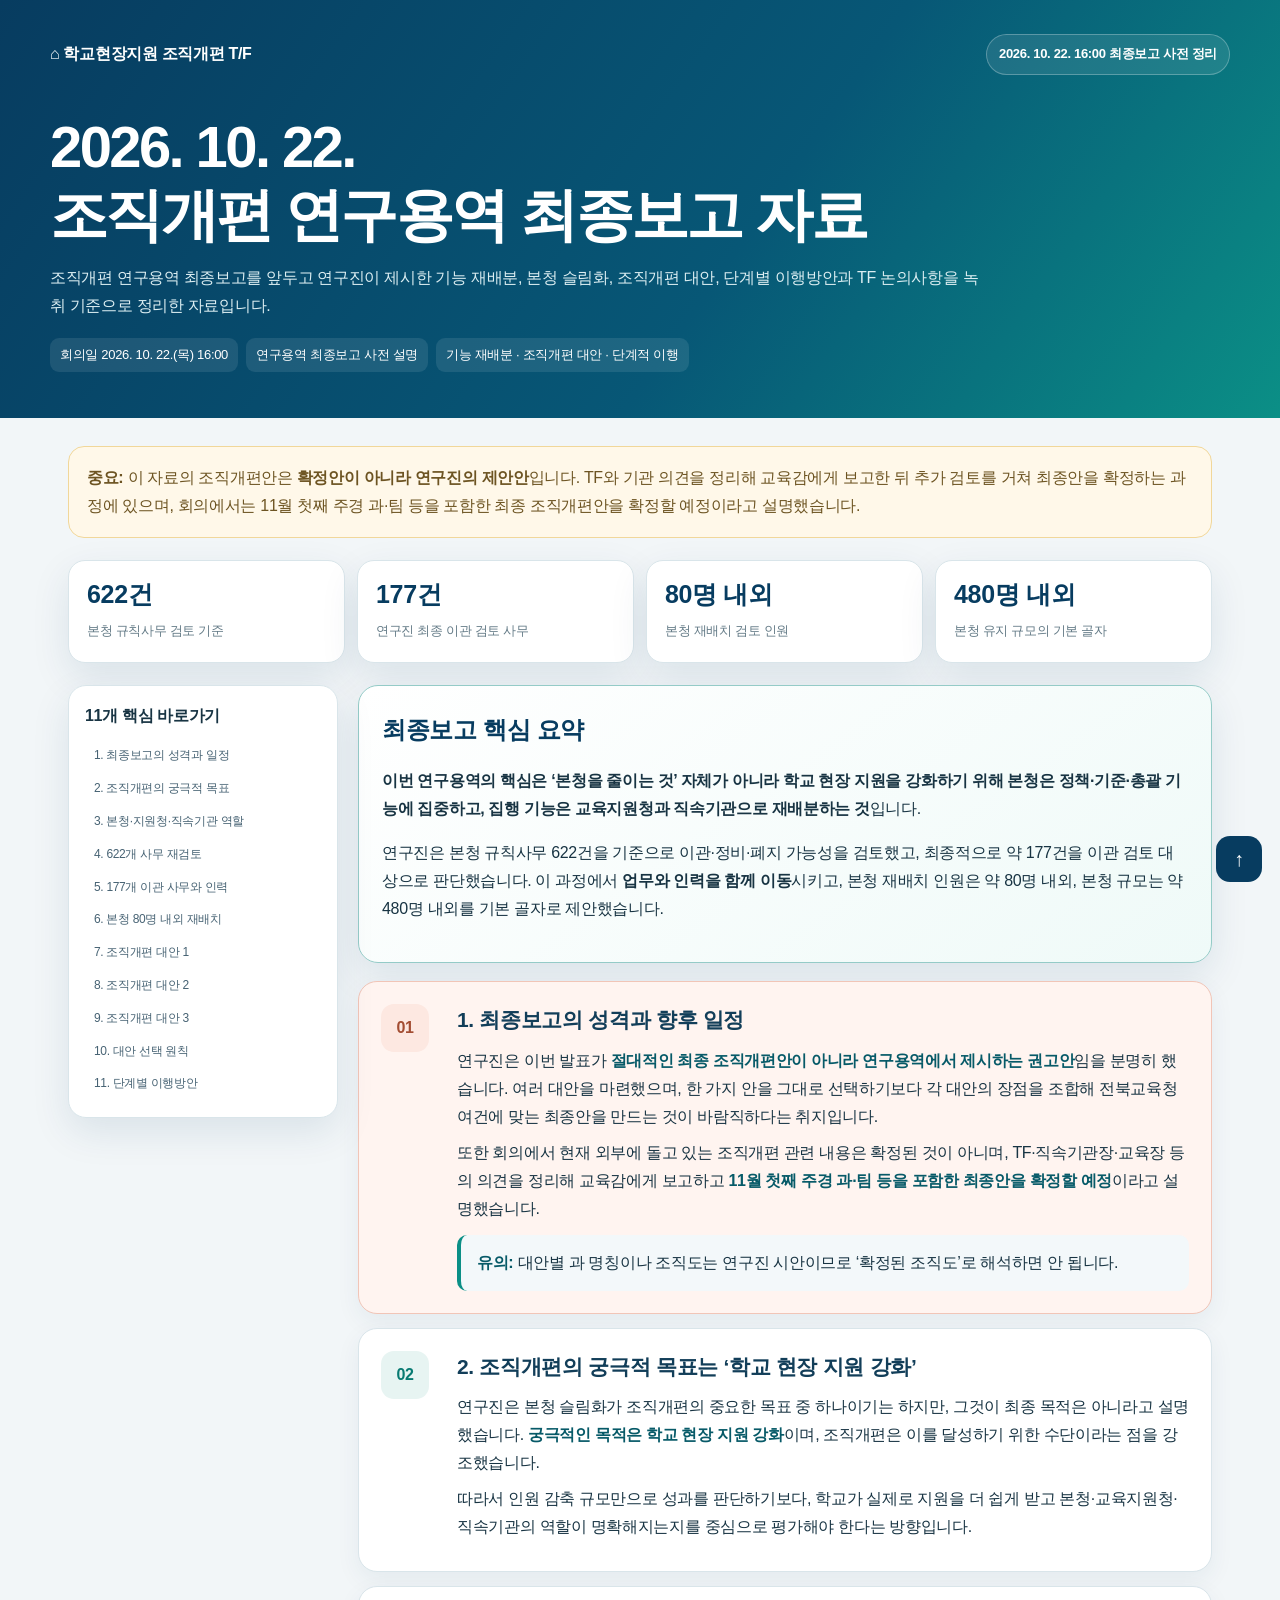
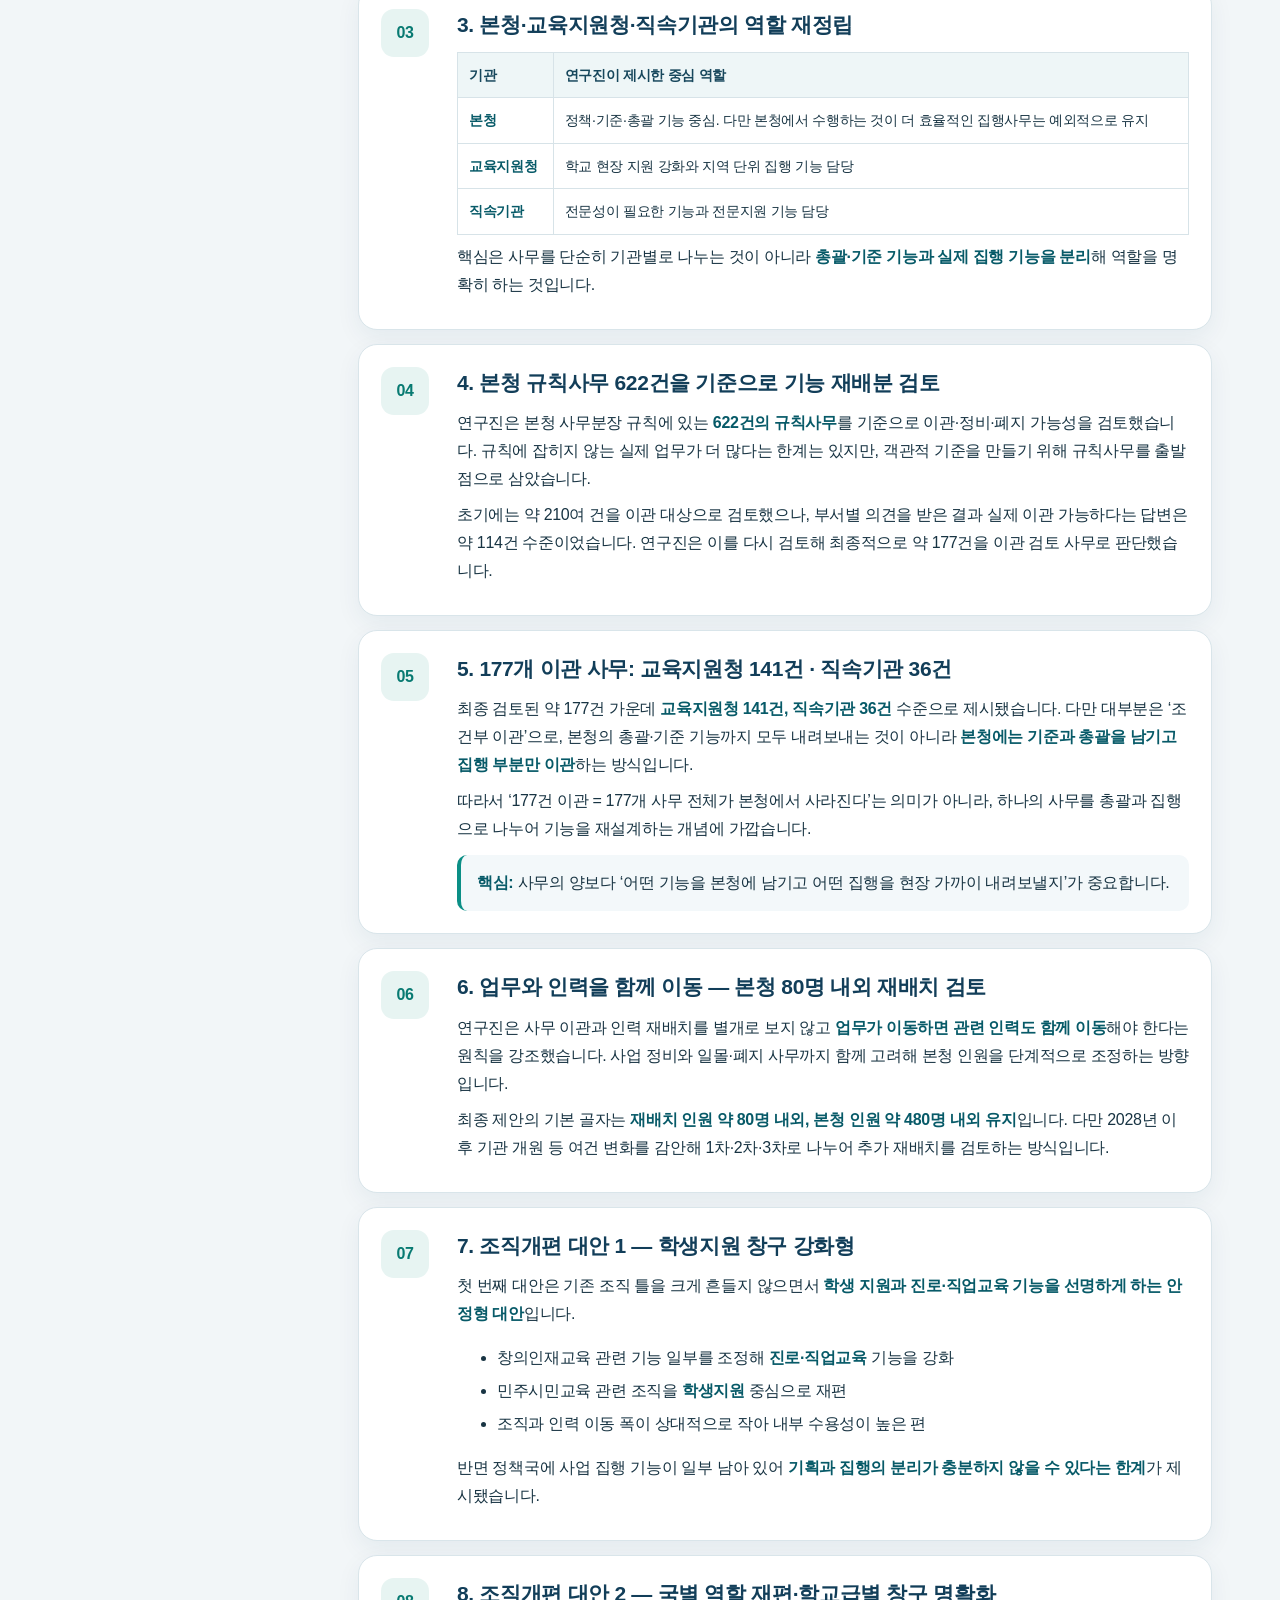
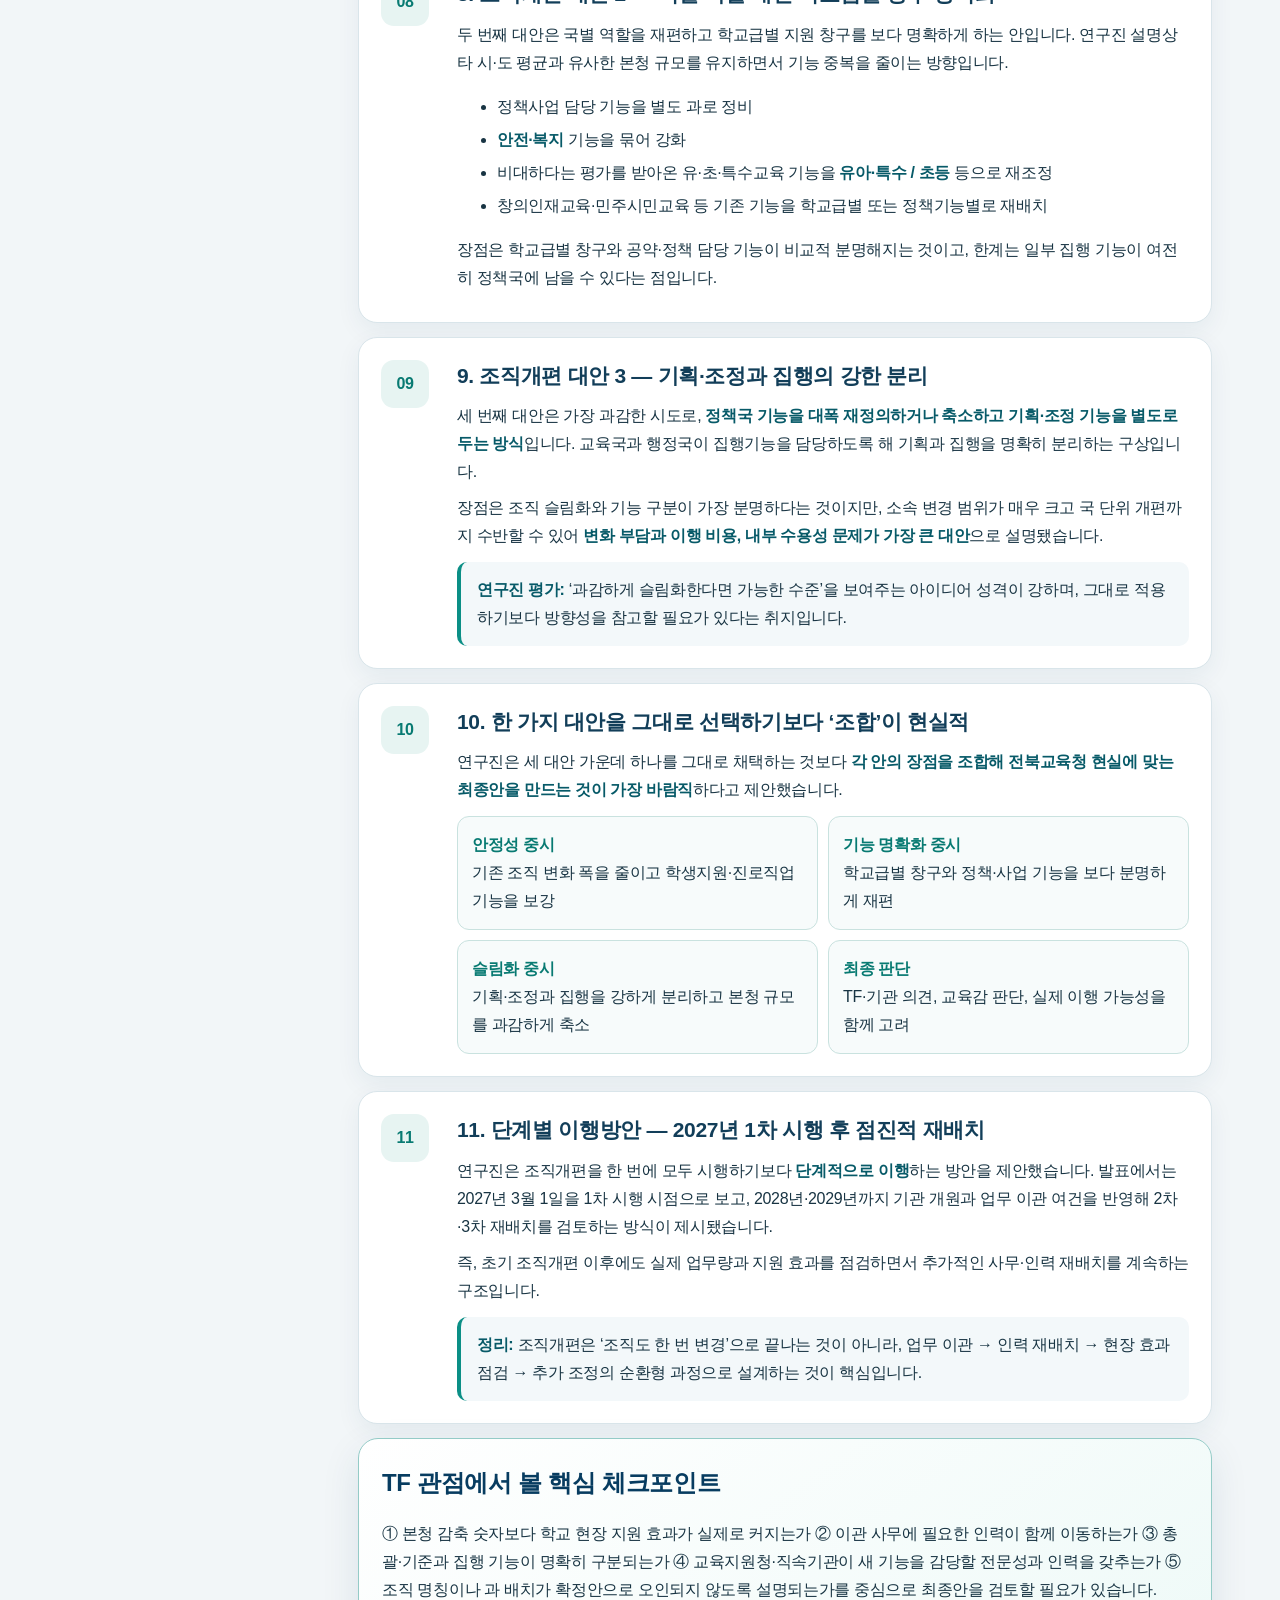
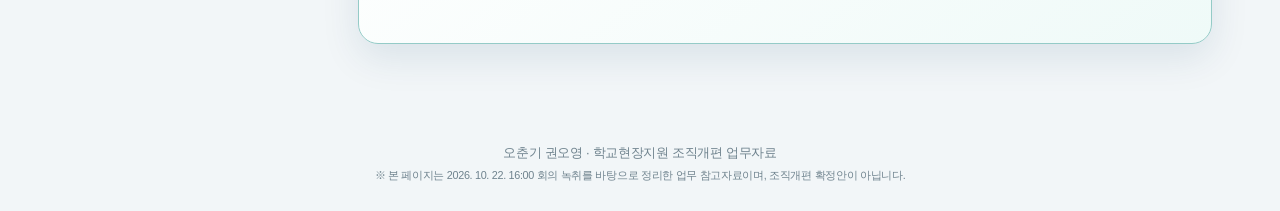
<file: eddata7.html>
<!DOCTYPE html>
<html lang="ko"><head><meta charset="UTF-8"><meta name="viewport" content="width=device-width,initial-scale=1"><meta name="description" content="2026년 10월 22일 전북특별자치도교육청 조직개편 연구용역 최종보고 사전 설명 및 TF 논의 정리"><meta name="theme-color" content="#073c60"><title>2026. 10. 22. 조직개편 연구용역 최종보고 정리</title><style>:root{--n:#073c60;--t:#0b8f86;--i:#183443;--m:#647b87;--l:#d9e5ea;--p:#f2f6f8;--s:0 14px 38px rgba(7,60,96,.10)}*{box-sizing:border-box}html{scroll-behavior:smooth}body{margin:0;background:var(--p);color:var(--i);font-family:Pretendard,"Noto Sans KR","Malgun Gothic",sans-serif;letter-spacing:-.02em;line-height:1.75}.hero{background:linear-gradient(125deg,#073c60,#075776 58%,#0b8f86);color:#fff;padding:34px 22px 46px}.wrap,main{width:min(1180px,100%);margin:auto}.top{display:flex;align-items:center;justify-content:space-between;gap:14px;flex-wrap:wrap}.home{color:#fff;text-decoration:none;font-weight:800}.badge{padding:8px 12px;border:1px solid #ffffff44;background:#ffffff18;border-radius:999px;font-size:13px;font-weight:800}h1{font-size:clamp(34px,5vw,58px);line-height:1.18;margin:38px 0 14px;letter-spacing:-.045em}.hero p{max-width:940px;margin:0;color:#dceef2}.meta{margin-top:18px;display:flex;gap:8px;flex-wrap:wrap}.meta span{padding:6px 10px;background:#ffffff18;border-radius:9px;font-size:13px}main{padding:28px 18px 56px}.notice{background:#fff8e9;border:1px solid #f1d79a;border-radius:16px;padding:17px 18px;margin-bottom:22px;color:#6d5422}.metrics{display:grid;grid-template-columns:repeat(4,1fr);gap:12px;margin-bottom:22px}.metric{background:#fff;border:1px solid var(--l);border-radius:17px;padding:18px;box-shadow:var(--s)}.metric strong{display:block;color:var(--n);font-size:25px;line-height:1.2;margin-bottom:7px}.metric span{color:var(--m);font-size:13px}.layout{display:grid;grid-template-columns:270px minmax(0,1fr);gap:20px;align-items:start}.toc{position:sticky;top:14px;max-height:calc(100vh - 28px);overflow:auto;background:#fff;border:1px solid var(--l);border-radius:18px;padding:16px;box-shadow:var(--s)}.toc h2{font-size:16px;margin:0 0 10px}.toc a{display:block;padding:7px 9px;margin:2px 0;border-radius:9px;color:#466273;text-decoration:none;font-size:12px;line-height:1.4}.toc a:hover{background:#eff8f7;color:#087a72}.summary{background:linear-gradient(145deg,#fff,#effaf8);border:1px solid #94cbc7;border-radius:20px;padding:23px;margin-bottom:18px;box-shadow:var(--s)}.summary h2{margin:0 0 8px;color:var(--n)}.section{display:grid;grid-template-columns:62px minmax(0,1fr);gap:14px;background:#fff;border:1px solid var(--l);border-radius:19px;padding:22px;margin-bottom:14px;box-shadow:0 8px 24px #073c6010;scroll-margin-top:16px}.no{width:48px;height:48px;display:grid;place-items:center;border-radius:13px;background:#e7f4f2;color:#087a72;font-weight:900}.section h2{margin:1px 0 12px;font-size:21px;line-height:1.4;color:#123e59}.section p{margin:8px 0}.section li{margin:5px 0}.section strong{color:#075a68}.keybox{margin-top:12px;padding:14px 16px;background:#f3f8fa;border-left:4px solid var(--t);border-radius:10px}.actions{display:grid;grid-template-columns:repeat(2,minmax(0,1fr));gap:10px;margin-top:12px}.action{background:#f7fbfb;border:1px solid #c9e2df;border-radius:12px;padding:14px}.action b{color:#087a72}.tablewrap{overflow:auto;margin-top:12px}.tbl{width:100%;border-collapse:collapse;font-size:14px}.tbl th,.tbl td{border:1px solid #d7e3e8;padding:10px 11px;vertical-align:top;text-align:left}.tbl th{background:#eef6f7;color:#17475c}.warn{background:#fff4f0;border-color:#f1c5b7}.warn .no{background:#fde8e1;color:#a34d32}footer{padding:24px;text-align:center;color:#6f838e;font-size:13px}.up{position:fixed;right:18px;bottom:18px;width:46px;height:46px;border:0;border-radius:14px;background:#073c60;color:#fff;font-size:20px;cursor:pointer}@media(max-width:900px){.metrics{grid-template-columns:repeat(2,1fr)}.layout{grid-template-columns:1fr}.toc{position:relative;top:auto;max-height:none;display:grid;grid-template-columns:repeat(2,1fr)}.toc h2{grid-column:1/-1}}@media(max-width:620px){main{padding:18px 12px 46px}.section{grid-template-columns:1fr;padding:18px}.toc,.actions{grid-template-columns:1fr}.metric strong{font-size:21px}}footer .visitor-counter{margin-top:10px;display:flex;justify-content:center;align-items:center;gap:8px;flex-wrap:wrap}.visitor-counter img{height:24px;border:0}</style></head><body id="top"><header class="hero"><div class="wrap"><div class="top"><a class="home" href="index.html">⌂ 학교현장지원 조직개편 T/F</a><div class="badge">2026. 10. 22. 16:00 최종보고 사전 정리</div></div><h1>2026. 10. 22.<br>조직개편 연구용역 최종보고 자료</h1><p>조직개편 연구용역 최종보고를 앞두고 연구진이 제시한 기능 재배분, 본청 슬림화, 조직개편 대안, 단계별 이행방안과 TF 논의사항을 녹취 기준으로 정리한 자료입니다.</p><div class="meta"><span>회의일 2026. 10. 22.(목) 16:00</span><span>연구용역 최종보고 사전 설명</span><span>기능 재배분 · 조직개편 대안 · 단계적 이행</span></div></div></header><main><div class="notice"><strong>중요:</strong> 이 자료의 조직개편안은 <strong>확정안이 아니라 연구진의 제안안</strong>입니다. TF와 기관 의견을 정리해 교육감에게 보고한 뒤 추가 검토를 거쳐 최종안을 확정하는 과정에 있으며, 회의에서는 11월 첫째 주경 과·팀 등을 포함한 최종 조직개편안을 확정할 예정이라고 설명했습니다.</div><div class="metrics"><div class="metric"><strong>622건</strong><span>본청 규칙사무 검토 기준</span></div><div class="metric"><strong>177건</strong><span>연구진 최종 이관 검토 사무</span></div><div class="metric"><strong>80명 내외</strong><span>본청 재배치 검토 인원</span></div><div class="metric"><strong>480명 내외</strong><span>본청 유지 규모의 기본 골자</span></div></div><div class="layout"><nav class="toc"><h2>11개 핵심 바로가기</h2><a href="#s1">1. 최종보고의 성격과 일정</a><a href="#s2">2. 조직개편의 궁극적 목표</a><a href="#s3">3. 본청·지원청·직속기관 역할</a><a href="#s4">4. 622개 사무 재검토</a><a href="#s5">5. 177개 이관 사무와 인력</a><a href="#s6">6. 본청 80명 내외 재배치</a><a href="#s7">7. 조직개편 대안 1</a><a href="#s8">8. 조직개편 대안 2</a><a href="#s9">9. 조직개편 대안 3</a><a href="#s10">10. 대안 선택 원칙</a><a href="#s11">11. 단계별 이행방안</a></nav><div><section class="summary"><h2>최종보고 핵심 요약</h2><p><strong>이번 연구용역의 핵심은 ‘본청을 줄이는 것’ 자체가 아니라 학교 현장 지원을 강화하기 위해 본청은 정책·기준·총괄 기능에 집중하고, 집행 기능은 교육지원청과 직속기관으로 재배분하는 것</strong>입니다.</p><p>연구진은 본청 규칙사무 622건을 기준으로 이관·정비·폐지 가능성을 검토했고, 최종적으로 약 177건을 이관 검토 대상으로 판단했습니다. 이 과정에서 <strong>업무와 인력을 함께 이동</strong>시키고, 본청 재배치 인원은 약 80명 내외, 본청 규모는 약 480명 내외를 기본 골자로 제안했습니다.</p></section><section class="section warn" id="s1"><div class="no">01</div><div><h2>1. 최종보고의 성격과 향후 일정</h2><p>연구진은 이번 발표가 <strong>절대적인 최종 조직개편안이 아니라 연구용역에서 제시하는 권고안</strong>임을 분명히 했습니다. 여러 대안을 마련했으며, 한 가지 안을 그대로 선택하기보다 각 대안의 장점을 조합해 전북교육청 여건에 맞는 최종안을 만드는 것이 바람직하다는 취지입니다.</p><p>또한 회의에서 현재 외부에 돌고 있는 조직개편 관련 내용은 확정된 것이 아니며, TF·직속기관장·교육장 등의 의견을 정리해 교육감에게 보고하고 <strong>11월 첫째 주경 과·팀 등을 포함한 최종안을 확정할 예정</strong>이라고 설명했습니다.</p><div class="keybox"><strong>유의:</strong> 대안별 과 명칭이나 조직도는 연구진 시안이므로 ‘확정된 조직도’로 해석하면 안 됩니다.</div></div></section><section class="section" id="s2"><div class="no">02</div><div><h2>2. 조직개편의 궁극적 목표는 ‘학교 현장 지원 강화’</h2><p>연구진은 본청 슬림화가 조직개편의 중요한 목표 중 하나이기는 하지만, 그것이 최종 목적은 아니라고 설명했습니다. <strong>궁극적인 목적은 학교 현장 지원 강화</strong>이며, 조직개편은 이를 달성하기 위한 수단이라는 점을 강조했습니다.</p><p>따라서 인원 감축 규모만으로 성과를 판단하기보다, 학교가 실제로 지원을 더 쉽게 받고 본청·교육지원청·직속기관의 역할이 명확해지는지를 중심으로 평가해야 한다는 방향입니다.</p></div></section><section class="section" id="s3"><div class="no">03</div><div><h2>3. 본청·교육지원청·직속기관의 역할 재정립</h2><div class="tablewrap"><table class="tbl"><tr><th>기관</th><th>연구진이 제시한 중심 역할</th></tr><tr><td><strong>본청</strong></td><td>정책·기준·총괄 기능 중심. 다만 본청에서 수행하는 것이 더 효율적인 집행사무는 예외적으로 유지</td></tr><tr><td><strong>교육지원청</strong></td><td>학교 현장 지원 강화와 지역 단위 집행 기능 담당</td></tr><tr><td><strong>직속기관</strong></td><td>전문성이 필요한 기능과 전문지원 기능 담당</td></tr></table></div><p>핵심은 사무를 단순히 기관별로 나누는 것이 아니라 <strong>총괄·기준 기능과 실제 집행 기능을 분리</strong>해 역할을 명확히 하는 것입니다.</p></div></section><section class="section" id="s4"><div class="no">04</div><div><h2>4. 본청 규칙사무 622건을 기준으로 기능 재배분 검토</h2><p>연구진은 본청 사무분장 규칙에 있는 <strong>622건의 규칙사무</strong>를 기준으로 이관·정비·폐지 가능성을 검토했습니다. 규칙에 잡히지 않는 실제 업무가 더 많다는 한계는 있지만, 객관적 기준을 만들기 위해 규칙사무를 출발점으로 삼았습니다.</p><p>초기에는 약 210여 건을 이관 대상으로 검토했으나, 부서별 의견을 받은 결과 실제 이관 가능하다는 답변은 약 114건 수준이었습니다. 연구진은 이를 다시 검토해 최종적으로 약 177건을 이관 검토 사무로 판단했습니다.</p></div></section><section class="section" id="s5"><div class="no">05</div><div><h2>5. 177개 이관 사무: 교육지원청 141건 · 직속기관 36건</h2><p>최종 검토된 약 177건 가운데 <strong>교육지원청 141건, 직속기관 36건</strong> 수준으로 제시됐습니다. 다만 대부분은 ‘조건부 이관’으로, 본청의 총괄·기준 기능까지 모두 내려보내는 것이 아니라 <strong>본청에는 기준과 총괄을 남기고 집행 부분만 이관</strong>하는 방식입니다.</p><p>따라서 ‘177건 이관 = 177개 사무 전체가 본청에서 사라진다’는 의미가 아니라, 하나의 사무를 총괄과 집행으로 나누어 기능을 재설계하는 개념에 가깝습니다.</p><div class="keybox"><strong>핵심:</strong> 사무의 양보다 ‘어떤 기능을 본청에 남기고 어떤 집행을 현장 가까이 내려보낼지’가 중요합니다.</div></div></section><section class="section" id="s6"><div class="no">06</div><div><h2>6. 업무와 인력을 함께 이동 — 본청 80명 내외 재배치 검토</h2><p>연구진은 사무 이관과 인력 재배치를 별개로 보지 않고 <strong>업무가 이동하면 관련 인력도 함께 이동</strong>해야 한다는 원칙을 강조했습니다. 사업 정비와 일몰·폐지 사무까지 함께 고려해 본청 인원을 단계적으로 조정하는 방향입니다.</p><p>최종 제안의 기본 골자는 <strong>재배치 인원 약 80명 내외, 본청 인원 약 480명 내외 유지</strong>입니다. 다만 2028년 이후 기관 개원 등 여건 변화를 감안해 1차·2차·3차로 나누어 추가 재배치를 검토하는 방식입니다.</p></div></section><section class="section" id="s7"><div class="no">07</div><div><h2>7. 조직개편 대안 1 — 학생지원 창구 강화형</h2><p>첫 번째 대안은 기존 조직 틀을 크게 흔들지 않으면서 <strong>학생 지원과 진로·직업교육 기능을 선명하게 하는 안정형 대안</strong>입니다.</p><ul><li>창의인재교육 관련 기능 일부를 조정해 <strong>진로·직업교육</strong> 기능을 강화</li><li>민주시민교육 관련 조직을 <strong>학생지원</strong> 중심으로 재편</li><li>조직과 인력 이동 폭이 상대적으로 작아 내부 수용성이 높은 편</li></ul><p>반면 정책국에 사업 집행 기능이 일부 남아 있어 <strong>기획과 집행의 분리가 충분하지 않을 수 있다는 한계</strong>가 제시됐습니다.</p></div></section><section class="section" id="s8"><div class="no">08</div><div><h2>8. 조직개편 대안 2 — 국별 역할 재편·학교급별 창구 명확화</h2><p>두 번째 대안은 국별 역할을 재편하고 학교급별 지원 창구를 보다 명확하게 하는 안입니다. 연구진 설명상 타 시·도 평균과 유사한 본청 규모를 유지하면서 기능 중복을 줄이는 방향입니다.</p><ul><li>정책사업 담당 기능을 별도 과로 정비</li><li><strong>안전·복지</strong> 기능을 묶어 강화</li><li>비대하다는 평가를 받아온 유·초·특수교육 기능을 <strong>유아·특수 / 초등</strong> 등으로 재조정</li><li>창의인재교육·민주시민교육 등 기존 기능을 학교급별 또는 정책기능별로 재배치</li></ul><p>장점은 학교급별 창구와 공약·정책 담당 기능이 비교적 분명해지는 것이고, 한계는 일부 집행 기능이 여전히 정책국에 남을 수 있다는 점입니다.</p></div></section><section class="section" id="s9"><div class="no">09</div><div><h2>9. 조직개편 대안 3 — 기획·조정과 집행의 강한 분리</h2><p>세 번째 대안은 가장 과감한 시도로, <strong>정책국 기능을 대폭 재정의하거나 축소하고 기획·조정 기능을 별도로 두는 방식</strong>입니다. 교육국과 행정국이 집행기능을 담당하도록 해 기획과 집행을 명확히 분리하는 구상입니다.</p><p>장점은 조직 슬림화와 기능 구분이 가장 분명하다는 것이지만, 소속 변경 범위가 매우 크고 국 단위 개편까지 수반할 수 있어 <strong>변화 부담과 이행 비용, 내부 수용성 문제가 가장 큰 대안</strong>으로 설명됐습니다.</p><div class="keybox"><strong>연구진 평가:</strong> ‘과감하게 슬림화한다면 가능한 수준’을 보여주는 아이디어 성격이 강하며, 그대로 적용하기보다 방향성을 참고할 필요가 있다는 취지입니다.</div></div></section><section class="section" id="s10"><div class="no">10</div><div><h2>10. 한 가지 대안을 그대로 선택하기보다 ‘조합’이 현실적</h2><p>연구진은 세 대안 가운데 하나를 그대로 채택하는 것보다 <strong>각 안의 장점을 조합해 전북교육청 현실에 맞는 최종안을 만드는 것이 가장 바람직</strong>하다고 제안했습니다.</p><div class="actions"><div class="action"><b>안정성 중시</b><br>기존 조직 변화 폭을 줄이고 학생지원·진로직업 기능을 보강</div><div class="action"><b>기능 명확화 중시</b><br>학교급별 창구와 정책·사업 기능을 보다 분명하게 재편</div><div class="action"><b>슬림화 중시</b><br>기획·조정과 집행을 강하게 분리하고 본청 규모를 과감하게 축소</div><div class="action"><b>최종 판단</b><br>TF·기관 의견, 교육감 판단, 실제 이행 가능성을 함께 고려</div></div></div></section><section class="section" id="s11"><div class="no">11</div><div><h2>11. 단계별 이행방안 — 2027년 1차 시행 후 점진적 재배치</h2><p>연구진은 조직개편을 한 번에 모두 시행하기보다 <strong>단계적으로 이행</strong>하는 방안을 제안했습니다. 발표에서는 2027년 3월 1일을 1차 시행 시점으로 보고, 2028년·2029년까지 기관 개원과 업무 이관 여건을 반영해 2차·3차 재배치를 검토하는 방식이 제시됐습니다.</p><p>즉, 초기 조직개편 이후에도 실제 업무량과 지원 효과를 점검하면서 추가적인 사무·인력 재배치를 계속하는 구조입니다.</p><div class="keybox"><strong>정리:</strong> 조직개편은 ‘조직도 한 번 변경’으로 끝나는 것이 아니라, 업무 이관 → 인력 재배치 → 현장 효과 점검 → 추가 조정의 순환형 과정으로 설계하는 것이 핵심입니다.</div></div></section><section class="summary"><h2>TF 관점에서 볼 핵심 체크포인트</h2><p>① 본청 감축 숫자보다 학교 현장 지원 효과가 실제로 커지는가 ② 이관 사무에 필요한 인력이 함께 이동하는가 ③ 총괄·기준과 집행 기능이 명확히 구분되는가 ④ 교육지원청·직속기관이 새 기능을 감당할 전문성과 인력을 갖추는가 ⑤ 조직 명칭이나 과 배치가 확정안으로 오인되지 않도록 설명되는가를 중심으로 최종안을 검토할 필요가 있습니다.</p></section></div></div></main><footer>오춘기 권오영 · 학교현장지원 조직개편 업무자료<br><small>※ 본 페이지는 2026. 10. 22. 16:00 회의 녹취를 바탕으로 정리한 업무 참고자료이며, 조직개편 확정안이 아닙니다.</small></footer><button class="up" onclick="scrollTo({top:0,behavior:'smooth'})" aria-label="맨 위로">↑</button></body></html>
</file>
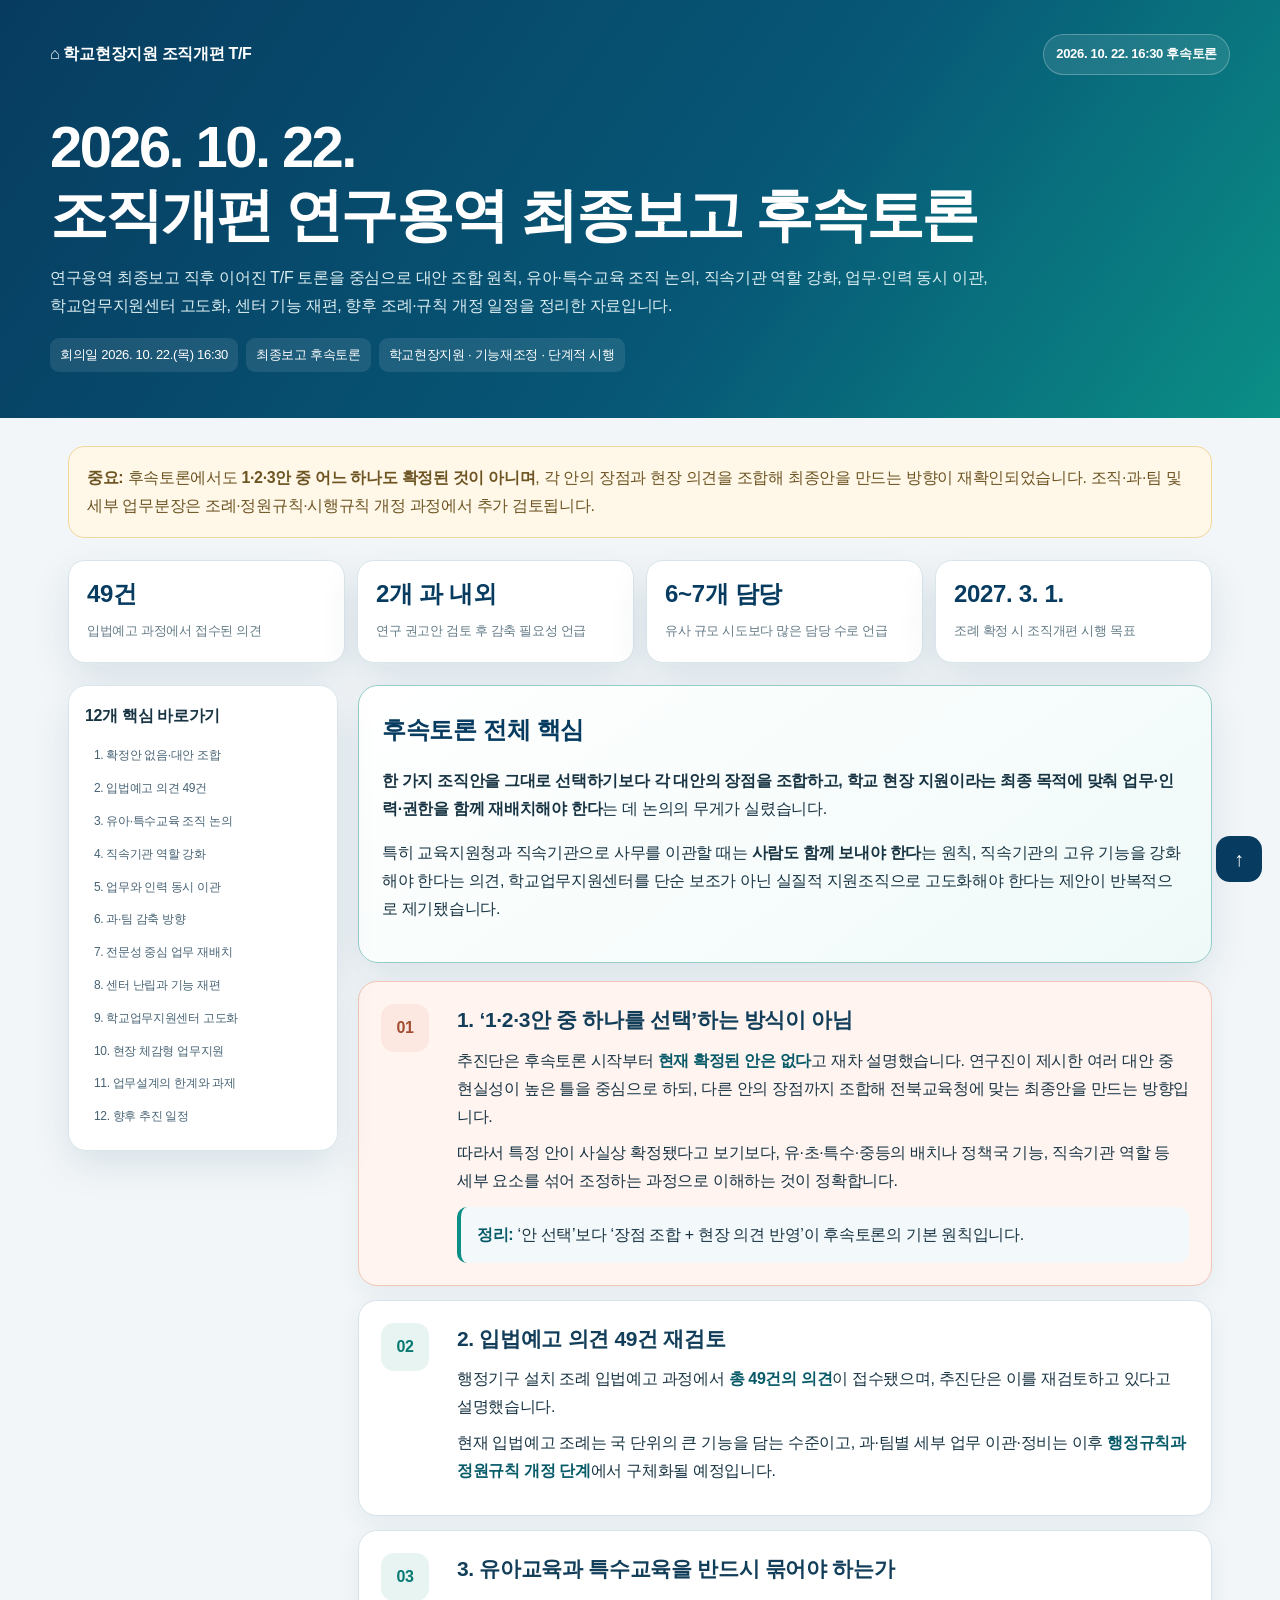
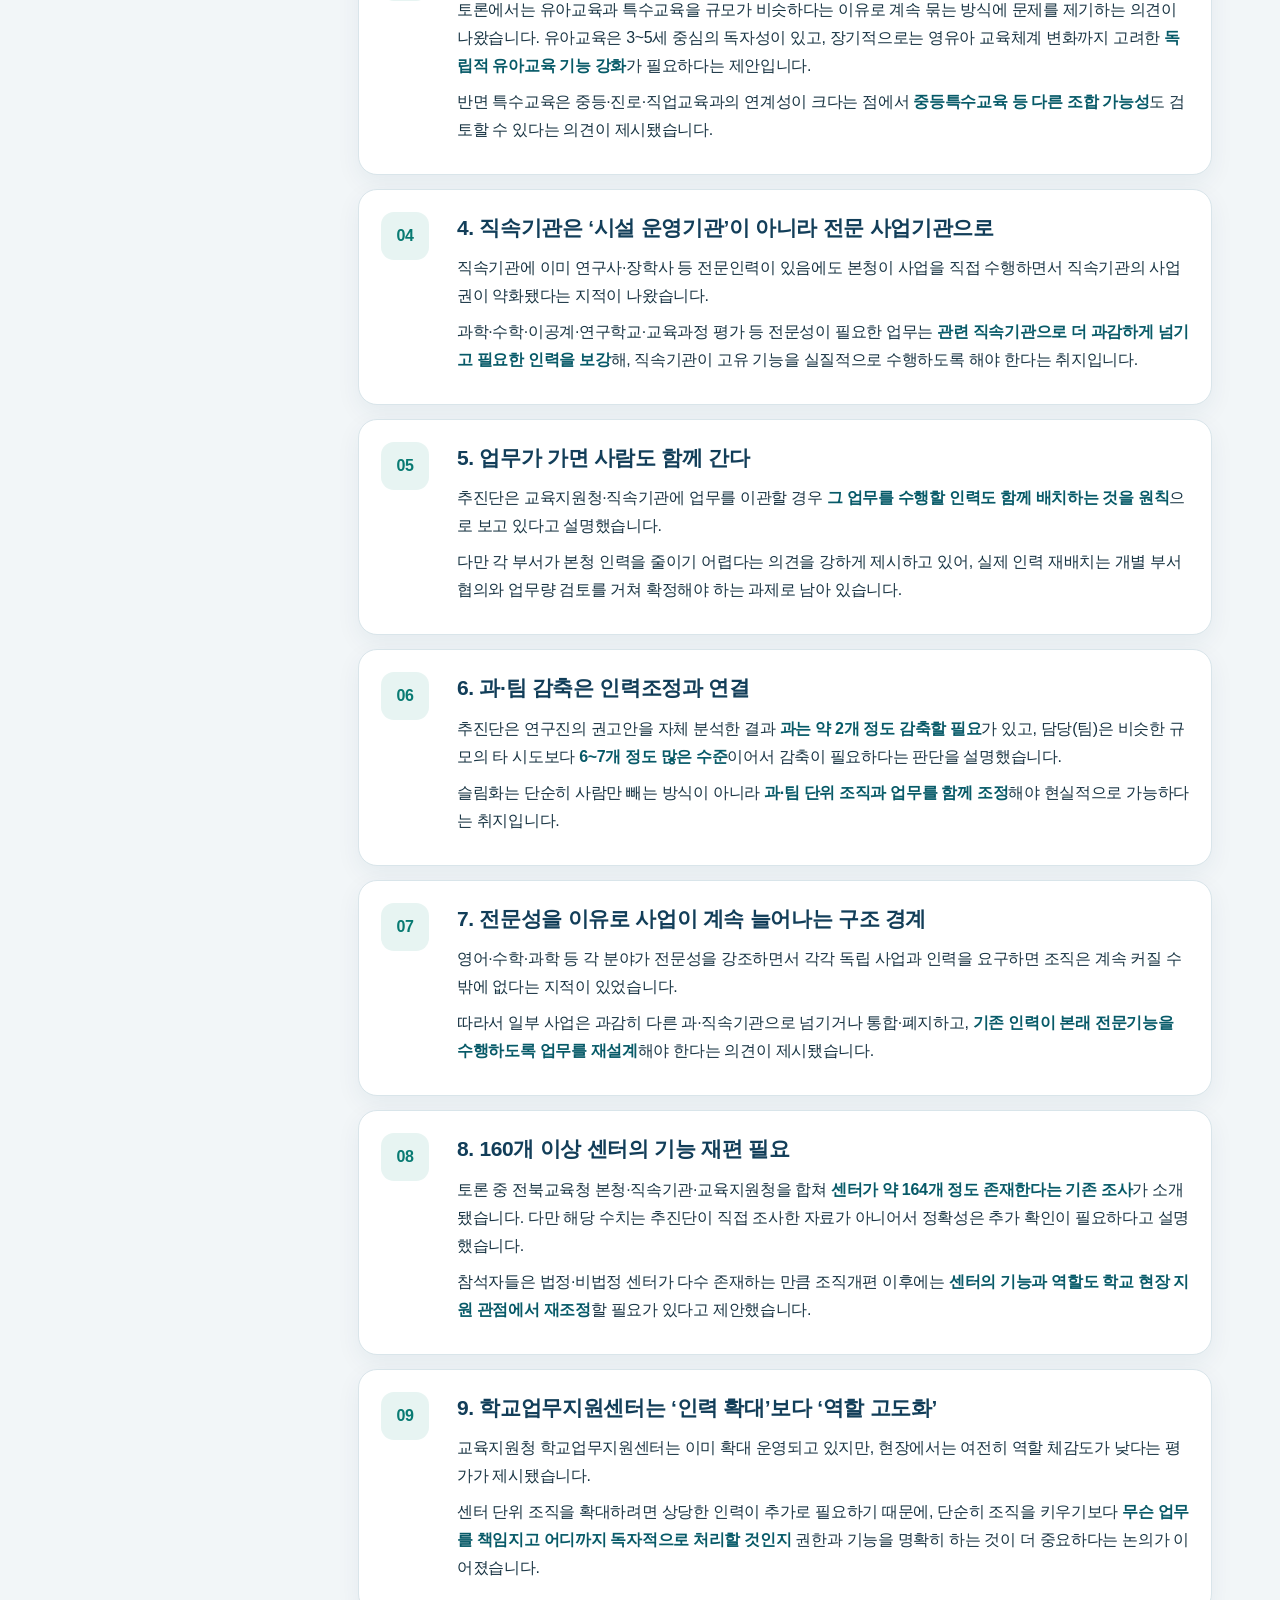
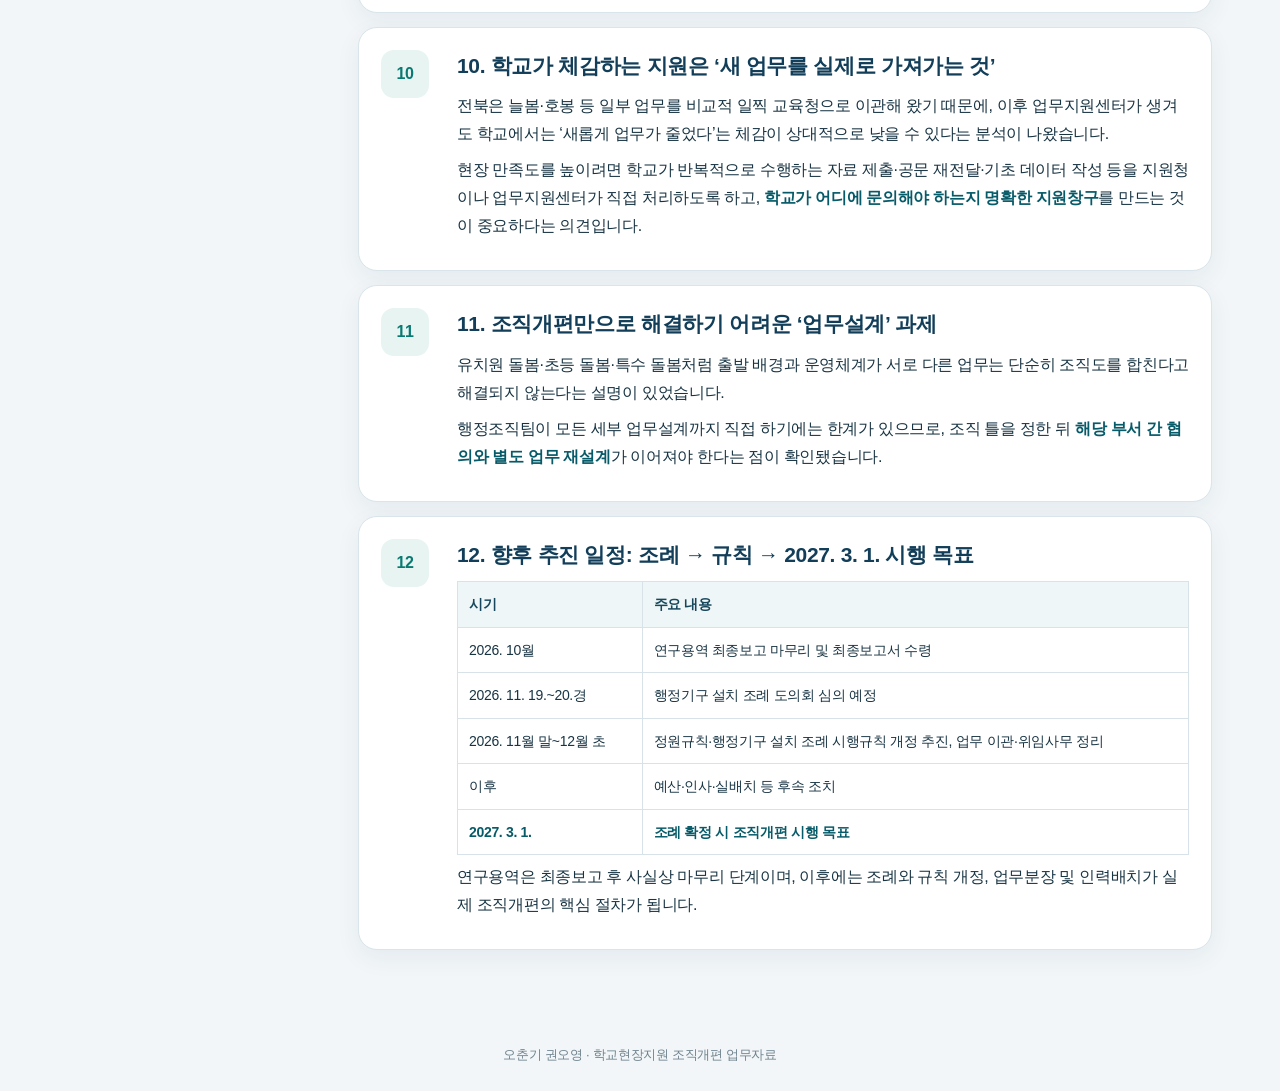
<file: eddata8.html>
<!DOCTYPE html>
<html lang="ko"><head><meta charset="UTF-8"><meta name="viewport" content="width=device-width,initial-scale=1"><meta name="description" content="2026년 10월 22일 16시 30분 전북특별자치도교육청 조직개편 연구용역 최종보고 후속토론 정리"><meta name="theme-color" content="#073c60"><title>2026. 10. 22. 조직개편 연구용역 최종보고 후속토론</title><style>:root{--n:#073c60;--t:#0b8f86;--i:#183443;--m:#647b87;--l:#d9e5ea;--p:#f2f6f8;--s:0 14px 38px rgba(7,60,96,.10)}*{box-sizing:border-box}html{scroll-behavior:smooth}body{margin:0;background:var(--p);color:var(--i);font-family:Pretendard,"Noto Sans KR","Malgun Gothic",sans-serif;letter-spacing:-.02em;line-height:1.75}.hero{background:linear-gradient(125deg,#073c60,#075776 58%,#0b8f86);color:#fff;padding:34px 22px 46px}.wrap,main{width:min(1180px,100%);margin:auto}.top{display:flex;align-items:center;justify-content:space-between;gap:14px;flex-wrap:wrap}.home{color:#fff;text-decoration:none;font-weight:800}.badge{padding:8px 12px;border:1px solid #ffffff44;background:#ffffff18;border-radius:999px;font-size:13px;font-weight:800}h1{font-size:clamp(34px,5vw,58px);line-height:1.18;margin:38px 0 14px;letter-spacing:-.045em}.hero p{max-width:950px;margin:0;color:#dceef2}.meta{margin-top:18px;display:flex;gap:8px;flex-wrap:wrap}.meta span{padding:6px 10px;background:#ffffff18;border-radius:9px;font-size:13px}main{padding:28px 18px 56px}.notice{background:#fff8e9;border:1px solid #f1d79a;border-radius:16px;padding:17px 18px;margin-bottom:22px;color:#6d5422}.metrics{display:grid;grid-template-columns:repeat(4,1fr);gap:12px;margin-bottom:22px}.metric{background:#fff;border:1px solid var(--l);border-radius:17px;padding:18px;box-shadow:var(--s)}.metric strong{display:block;color:var(--n);font-size:24px;line-height:1.25;margin-bottom:7px}.metric span{color:var(--m);font-size:13px}.layout{display:grid;grid-template-columns:270px minmax(0,1fr);gap:20px;align-items:start}.toc{position:sticky;top:14px;max-height:calc(100vh - 28px);overflow:auto;background:#fff;border:1px solid var(--l);border-radius:18px;padding:16px;box-shadow:var(--s)}.toc h2{font-size:16px;margin:0 0 10px}.toc a{display:block;padding:7px 9px;margin:2px 0;border-radius:9px;color:#466273;text-decoration:none;font-size:12px;line-height:1.4}.toc a:hover{background:#eff8f7;color:#087a72}.summary{background:linear-gradient(145deg,#fff,#effaf8);border:1px solid #94cbc7;border-radius:20px;padding:23px;margin-bottom:18px;box-shadow:var(--s)}.summary h2{margin:0 0 8px;color:var(--n)}.section{display:grid;grid-template-columns:62px minmax(0,1fr);gap:14px;background:#fff;border:1px solid var(--l);border-radius:19px;padding:22px;margin-bottom:14px;box-shadow:0 8px 24px #073c6010;scroll-margin-top:16px}.no{width:48px;height:48px;display:grid;place-items:center;border-radius:13px;background:#e7f4f2;color:#087a72;font-weight:900}.section h2{margin:1px 0 12px;font-size:21px;line-height:1.4;color:#123e59}.section p{margin:8px 0}.section li{margin:5px 0}.section strong{color:#075a68}.keybox{margin-top:12px;padding:14px 16px;background:#f3f8fa;border-left:4px solid var(--t);border-radius:10px}.tablewrap{overflow:auto;margin-top:12px}.tbl{width:100%;border-collapse:collapse;font-size:14px}.tbl th,.tbl td{border:1px solid #d7e3e8;padding:10px 11px;vertical-align:top;text-align:left}.tbl th{background:#eef6f7;color:#17475c}.warn{background:#fff4f0;border-color:#f1c5b7}.warn .no{background:#fde8e1;color:#a34d32}footer{padding:24px;text-align:center;color:#6f838e;font-size:13px}.up{position:fixed;right:18px;bottom:18px;width:46px;height:46px;border:0;border-radius:14px;background:#073c60;color:#fff;font-size:20px;cursor:pointer}@media(max-width:900px){.metrics{grid-template-columns:repeat(2,1fr)}.layout{grid-template-columns:1fr}.toc{position:relative;top:auto;max-height:none;display:grid;grid-template-columns:repeat(2,1fr)}.toc h2{grid-column:1/-1}}@media(max-width:620px){main{padding:18px 12px 46px}.section{grid-template-columns:1fr;padding:18px}.toc{grid-template-columns:1fr}.metric strong{font-size:21px}}</style></head><body id="top"><header class="hero"><div class="wrap"><div class="top"><a class="home" href="index.html">⌂ 학교현장지원 조직개편 T/F</a><div class="badge">2026. 10. 22. 16:30 후속토론</div></div><h1>2026. 10. 22.<br>조직개편 연구용역 최종보고 후속토론</h1><p>연구용역 최종보고 직후 이어진 T/F 토론을 중심으로 대안 조합 원칙, 유아·특수교육 조직 논의, 직속기관 역할 강화, 업무·인력 동시 이관, 학교업무지원센터 고도화, 센터 기능 재편, 향후 조례·규칙 개정 일정을 정리한 자료입니다.</p><div class="meta"><span>회의일 2026. 10. 22.(목) 16:30</span><span>최종보고 후속토론</span><span>학교현장지원 · 기능재조정 · 단계적 시행</span></div></div></header><main><div class="notice"><strong>중요:</strong> 후속토론에서도 <strong>1·2·3안 중 어느 하나도 확정된 것이 아니며</strong>, 각 안의 장점과 현장 의견을 조합해 최종안을 만드는 방향이 재확인되었습니다. 조직·과·팀 및 세부 업무분장은 조례·정원규칙·시행규칙 개정 과정에서 추가 검토됩니다.</div><div class="metrics"><div class="metric"><strong>49건</strong><span>입법예고 과정에서 접수된 의견</span></div><div class="metric"><strong>2개 과 내외</strong><span>연구 권고안 검토 후 감축 필요성 언급</span></div><div class="metric"><strong>6~7개 담당</strong><span>유사 규모 시도보다 많은 담당 수로 언급</span></div><div class="metric"><strong>2027. 3. 1.</strong><span>조례 확정 시 조직개편 시행 목표</span></div></div><div class="layout"><nav class="toc"><h2>12개 핵심 바로가기</h2><a href="#s1">1. 확정안 없음·대안 조합</a><a href="#s2">2. 입법예고 의견 49건</a><a href="#s3">3. 유아·특수교육 조직 논의</a><a href="#s4">4. 직속기관 역할 강화</a><a href="#s5">5. 업무와 인력 동시 이관</a><a href="#s6">6. 과·팀 감축 방향</a><a href="#s7">7. 전문성 중심 업무 재배치</a><a href="#s8">8. 센터 난립과 기능 재편</a><a href="#s9">9. 학교업무지원센터 고도화</a><a href="#s10">10. 현장 체감형 업무지원</a><a href="#s11">11. 업무설계의 한계와 과제</a><a href="#s12">12. 향후 추진 일정</a></nav><div><section class="summary"><h2>후속토론 전체 핵심</h2><p><strong>한 가지 조직안을 그대로 선택하기보다 각 대안의 장점을 조합하고, 학교 현장 지원이라는 최종 목적에 맞춰 업무·인력·권한을 함께 재배치해야 한다</strong>는 데 논의의 무게가 실렸습니다.</p><p>특히 교육지원청과 직속기관으로 사무를 이관할 때는 <strong>사람도 함께 보내야 한다</strong>는 원칙, 직속기관의 고유 기능을 강화해야 한다는 의견, 학교업무지원센터를 단순 보조가 아닌 실질적 지원조직으로 고도화해야 한다는 제안이 반복적으로 제기됐습니다.</p></section><section class="section warn" id="s1"><div class="no">01</div><div><h2>1. ‘1·2·3안 중 하나를 선택’하는 방식이 아님</h2><p>추진단은 후속토론 시작부터 <strong>현재 확정된 안은 없다</strong>고 재차 설명했습니다. 연구진이 제시한 여러 대안 중 현실성이 높은 틀을 중심으로 하되, 다른 안의 장점까지 조합해 전북교육청에 맞는 최종안을 만드는 방향입니다.</p><p>따라서 특정 안이 사실상 확정됐다고 보기보다, 유·초·특수·중등의 배치나 정책국 기능, 직속기관 역할 등 세부 요소를 섞어 조정하는 과정으로 이해하는 것이 정확합니다.</p><div class="keybox"><strong>정리:</strong> ‘안 선택’보다 ‘장점 조합 + 현장 의견 반영’이 후속토론의 기본 원칙입니다.</div></div></section><section class="section" id="s2"><div class="no">02</div><div><h2>2. 입법예고 의견 49건 재검토</h2><p>행정기구 설치 조례 입법예고 과정에서 <strong>총 49건의 의견</strong>이 접수됐으며, 추진단은 이를 재검토하고 있다고 설명했습니다.</p><p>현재 입법예고 조례는 국 단위의 큰 기능을 담는 수준이고, 과·팀별 세부 업무 이관·정비는 이후 <strong>행정규칙과 정원규칙 개정 단계</strong>에서 구체화될 예정입니다.</p></div></section><section class="section" id="s3"><div class="no">03</div><div><h2>3. 유아교육과 특수교육을 반드시 묶어야 하는가</h2><p>토론에서는 유아교육과 특수교육을 규모가 비슷하다는 이유로 계속 묶는 방식에 문제를 제기하는 의견이 나왔습니다. 유아교육은 3~5세 중심의 독자성이 있고, 장기적으로는 영유아 교육체계 변화까지 고려한 <strong>독립적 유아교육 기능 강화</strong>가 필요하다는 제안입니다.</p><p>반면 특수교육은 중등·진로·직업교육과의 연계성이 크다는 점에서 <strong>중등특수교육 등 다른 조합 가능성</strong>도 검토할 수 있다는 의견이 제시됐습니다.</p></div></section><section class="section" id="s4"><div class="no">04</div><div><h2>4. 직속기관은 ‘시설 운영기관’이 아니라 전문 사업기관으로</h2><p>직속기관에 이미 연구사·장학사 등 전문인력이 있음에도 본청이 사업을 직접 수행하면서 직속기관의 사업권이 약화됐다는 지적이 나왔습니다.</p><p>과학·수학·이공계·연구학교·교육과정 평가 등 전문성이 필요한 업무는 <strong>관련 직속기관으로 더 과감하게 넘기고 필요한 인력을 보강</strong>해, 직속기관이 고유 기능을 실질적으로 수행하도록 해야 한다는 취지입니다.</p></div></section><section class="section" id="s5"><div class="no">05</div><div><h2>5. 업무가 가면 사람도 함께 간다</h2><p>추진단은 교육지원청·직속기관에 업무를 이관할 경우 <strong>그 업무를 수행할 인력도 함께 배치하는 것을 원칙</strong>으로 보고 있다고 설명했습니다.</p><p>다만 각 부서가 본청 인력을 줄이기 어렵다는 의견을 강하게 제시하고 있어, 실제 인력 재배치는 개별 부서 협의와 업무량 검토를 거쳐 확정해야 하는 과제로 남아 있습니다.</p></div></section><section class="section" id="s6"><div class="no">06</div><div><h2>6. 과·팀 감축은 인력조정과 연결</h2><p>추진단은 연구진의 권고안을 자체 분석한 결과 <strong>과는 약 2개 정도 감축할 필요</strong>가 있고, 담당(팀)은 비슷한 규모의 타 시도보다 <strong>6~7개 정도 많은 수준</strong>이어서 감축이 필요하다는 판단을 설명했습니다.</p><p>슬림화는 단순히 사람만 빼는 방식이 아니라 <strong>과·팀 단위 조직과 업무를 함께 조정</strong>해야 현실적으로 가능하다는 취지입니다.</p></div></section><section class="section" id="s7"><div class="no">07</div><div><h2>7. 전문성을 이유로 사업이 계속 늘어나는 구조 경계</h2><p>영어·수학·과학 등 각 분야가 전문성을 강조하면서 각각 독립 사업과 인력을 요구하면 조직은 계속 커질 수밖에 없다는 지적이 있었습니다.</p><p>따라서 일부 사업은 과감히 다른 과·직속기관으로 넘기거나 통합·폐지하고, <strong>기존 인력이 본래 전문기능을 수행하도록 업무를 재설계</strong>해야 한다는 의견이 제시됐습니다.</p></div></section><section class="section" id="s8"><div class="no">08</div><div><h2>8. 160개 이상 센터의 기능 재편 필요</h2><p>토론 중 전북교육청 본청·직속기관·교육지원청을 합쳐 <strong>센터가 약 164개 정도 존재한다는 기존 조사</strong>가 소개됐습니다. 다만 해당 수치는 추진단이 직접 조사한 자료가 아니어서 정확성은 추가 확인이 필요하다고 설명했습니다.</p><p>참석자들은 법정·비법정 센터가 다수 존재하는 만큼 조직개편 이후에는 <strong>센터의 기능과 역할도 학교 현장 지원 관점에서 재조정</strong>할 필요가 있다고 제안했습니다.</p></div></section><section class="section" id="s9"><div class="no">09</div><div><h2>9. 학교업무지원센터는 ‘인력 확대’보다 ‘역할 고도화’</h2><p>교육지원청 학교업무지원센터는 이미 확대 운영되고 있지만, 현장에서는 여전히 역할 체감도가 낮다는 평가가 제시됐습니다.</p><p>센터 단위 조직을 확대하려면 상당한 인력이 추가로 필요하기 때문에, 단순히 조직을 키우기보다 <strong>무슨 업무를 책임지고 어디까지 독자적으로 처리할 것인지</strong> 권한과 기능을 명확히 하는 것이 더 중요하다는 논의가 이어졌습니다.</p></div></section><section class="section" id="s10"><div class="no">10</div><div><h2>10. 학교가 체감하는 지원은 ‘새 업무를 실제로 가져가는 것’</h2><p>전북은 늘봄·호봉 등 일부 업무를 비교적 일찍 교육청으로 이관해 왔기 때문에, 이후 업무지원센터가 생겨도 학교에서는 ‘새롭게 업무가 줄었다’는 체감이 상대적으로 낮을 수 있다는 분석이 나왔습니다.</p><p>현장 만족도를 높이려면 학교가 반복적으로 수행하는 자료 제출·공문 재전달·기초 데이터 작성 등을 지원청이나 업무지원센터가 직접 처리하도록 하고, <strong>학교가 어디에 문의해야 하는지 명확한 지원창구</strong>를 만드는 것이 중요하다는 의견입니다.</p></div></section><section class="section" id="s11"><div class="no">11</div><div><h2>11. 조직개편만으로 해결하기 어려운 ‘업무설계’ 과제</h2><p>유치원 돌봄·초등 돌봄·특수 돌봄처럼 출발 배경과 운영체계가 서로 다른 업무는 단순히 조직도를 합친다고 해결되지 않는다는 설명이 있었습니다.</p><p>행정조직팀이 모든 세부 업무설계까지 직접 하기에는 한계가 있으므로, 조직 틀을 정한 뒤 <strong>해당 부서 간 협의와 별도 업무 재설계</strong>가 이어져야 한다는 점이 확인됐습니다.</p></div></section><section class="section" id="s12"><div class="no">12</div><div><h2>12. 향후 추진 일정: 조례 → 규칙 → 2027. 3. 1. 시행 목표</h2><div class="tablewrap"><table class="tbl"><tr><th>시기</th><th>주요 내용</th></tr><tr><td>2026. 10월</td><td>연구용역 최종보고 마무리 및 최종보고서 수령</td></tr><tr><td>2026. 11. 19.~20.경</td><td>행정기구 설치 조례 도의회 심의 예정</td></tr><tr><td>2026. 11월 말~12월 초</td><td>정원규칙·행정기구 설치 조례 시행규칙 개정 추진, 업무 이관·위임사무 정리</td></tr><tr><td>이후</td><td>예산·인사·실배치 등 후속 조치</td></tr><tr><td><strong>2027. 3. 1.</strong></td><td><strong>조례 확정 시 조직개편 시행 목표</strong></td></tr></table></div><p>연구용역은 최종보고 후 사실상 마무리 단계이며, 이후에는 조례와 규칙 개정, 업무분장 및 인력배치가 실제 조직개편의 핵심 절차가 됩니다.</p></div></section></div></div></main><footer>오춘기 권오영 · 학교현장지원 조직개편 업무자료</footer><button class="up" onclick="scrollTo({top:0,behavior:'smooth'})" aria-label="맨 위로">↑</button></body></html>
</file>
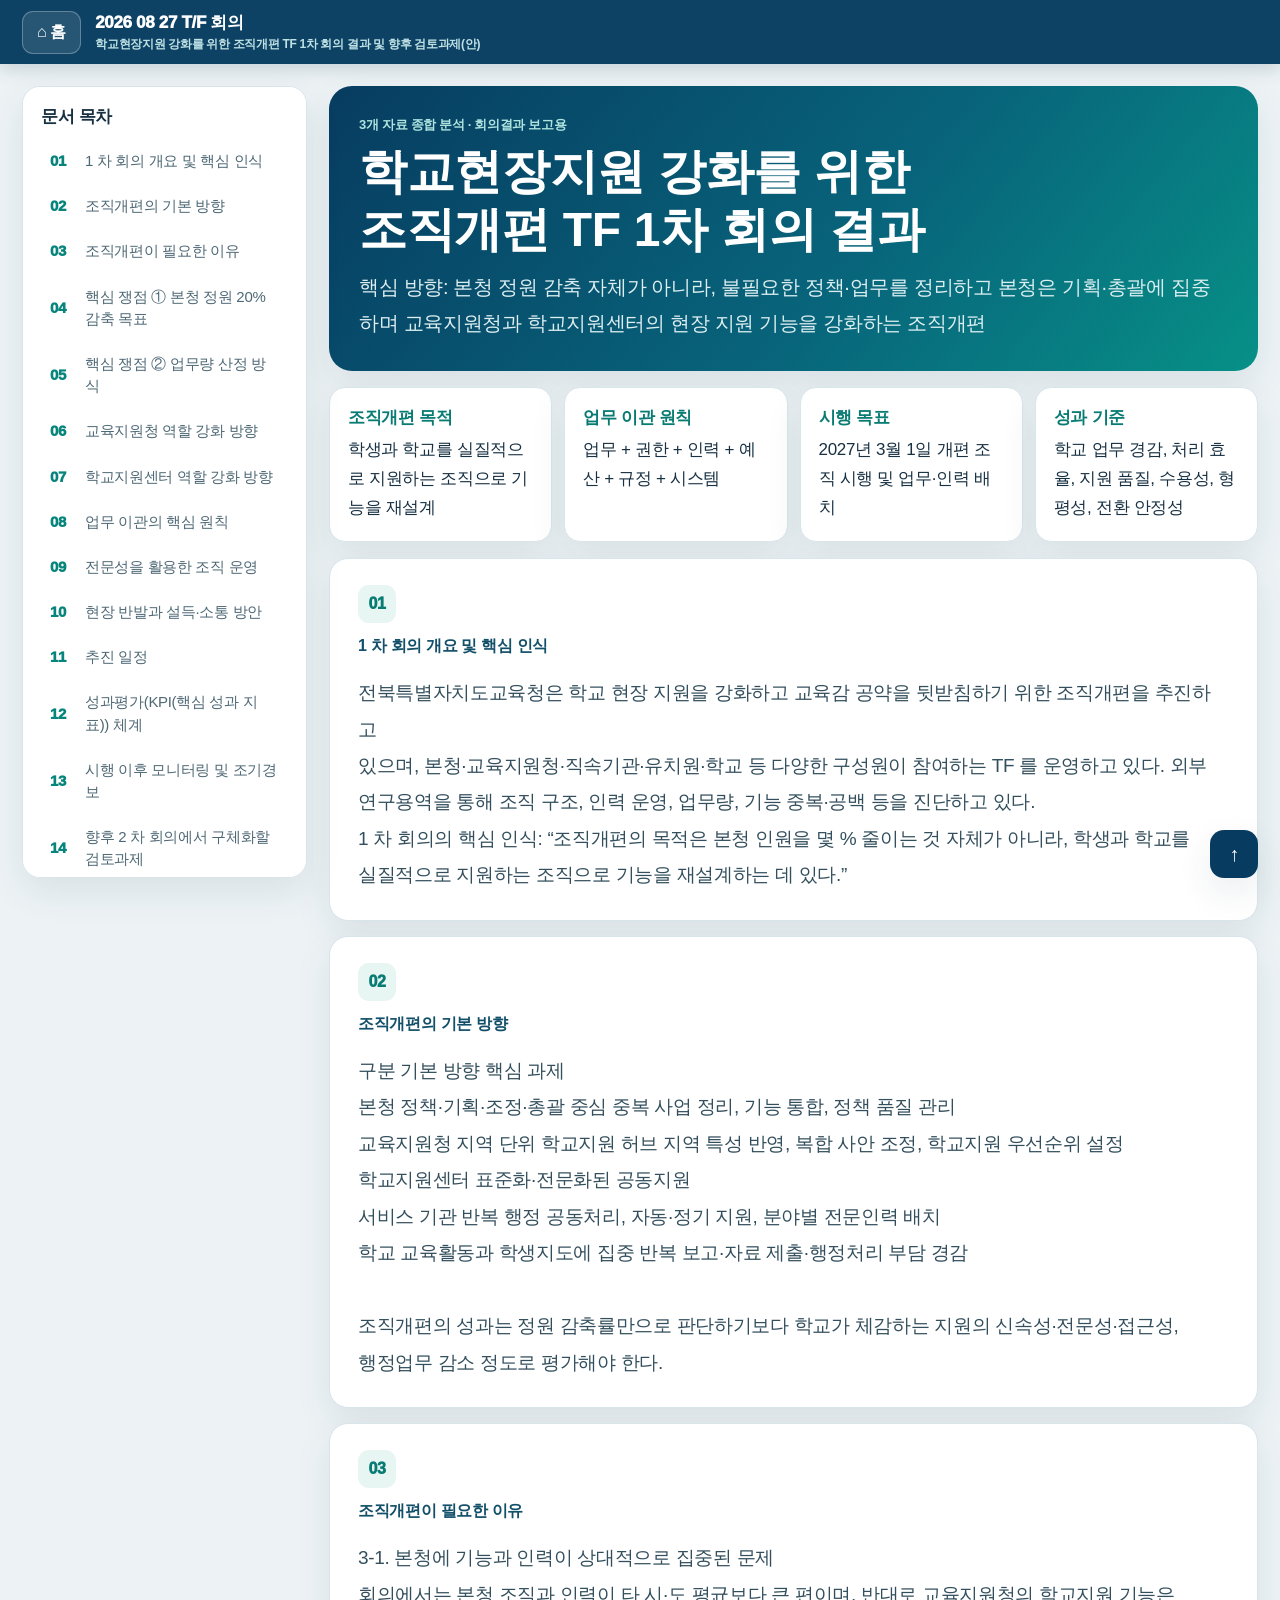
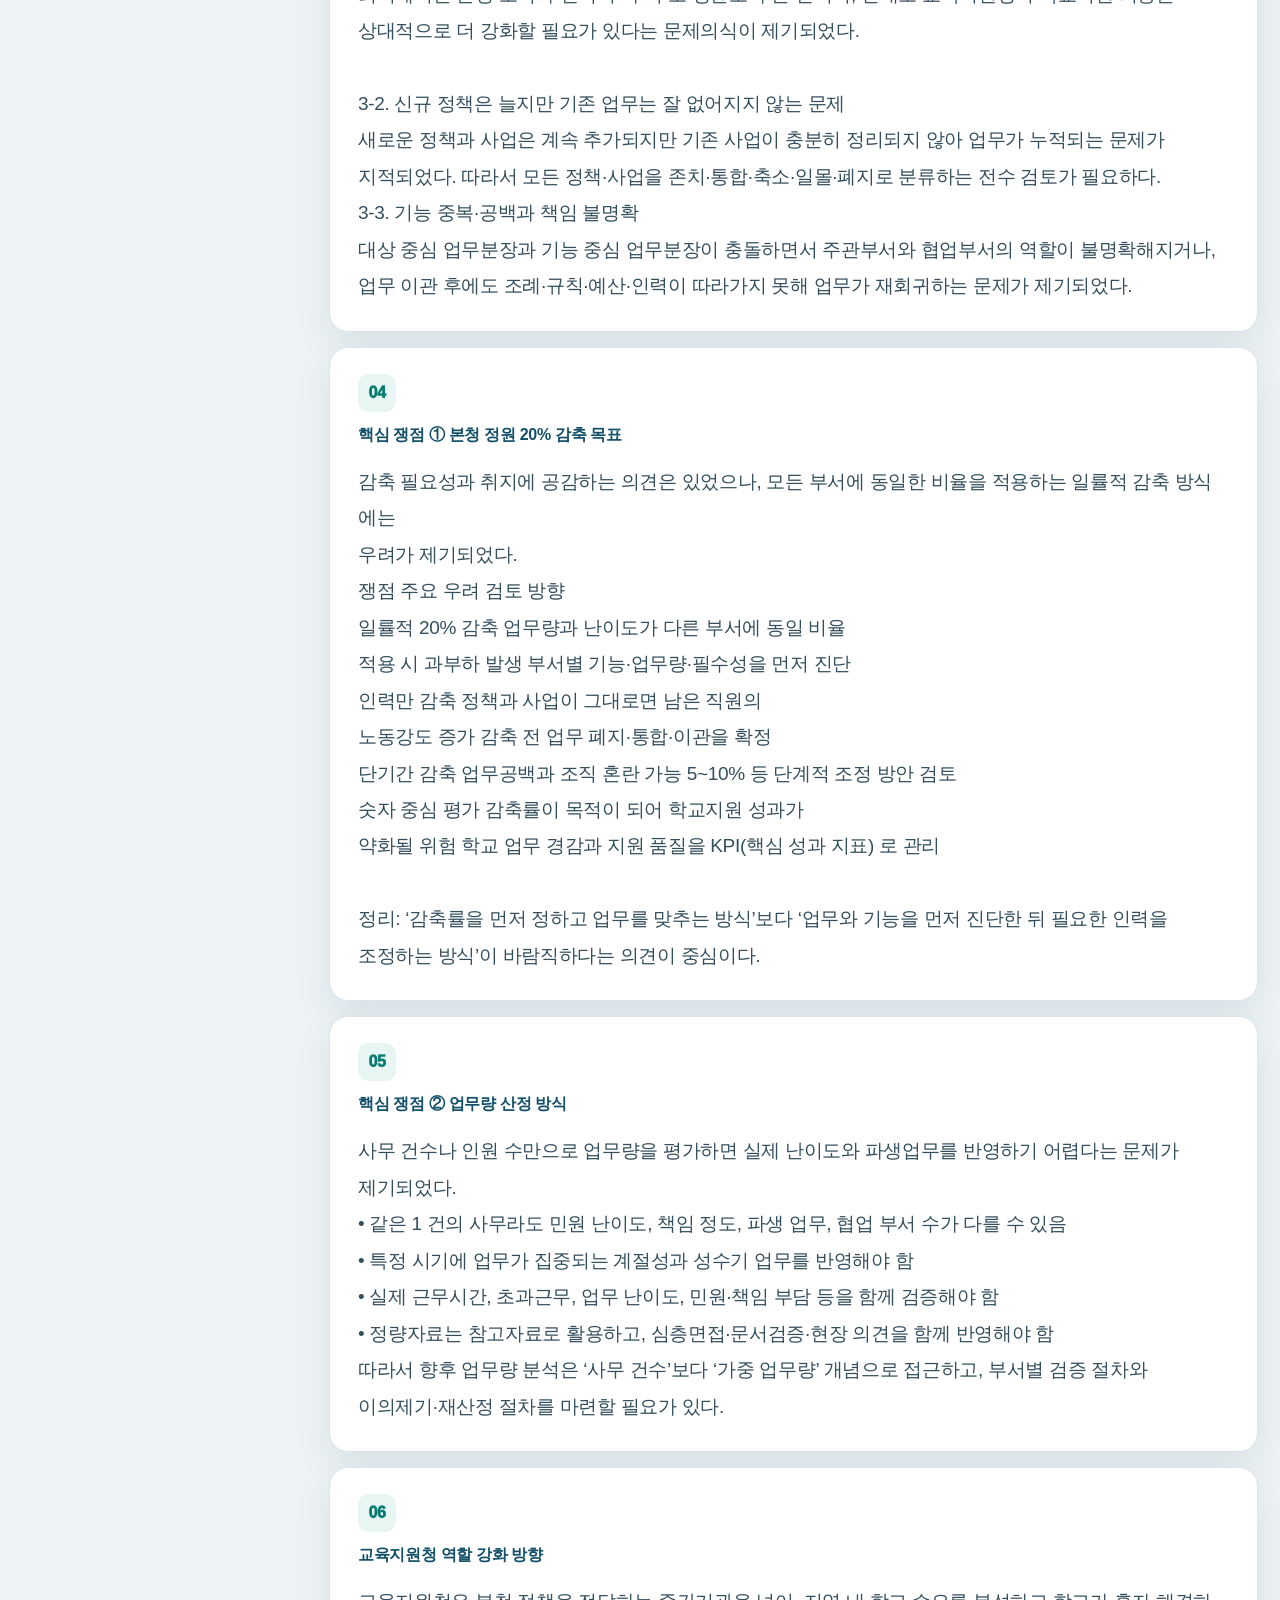
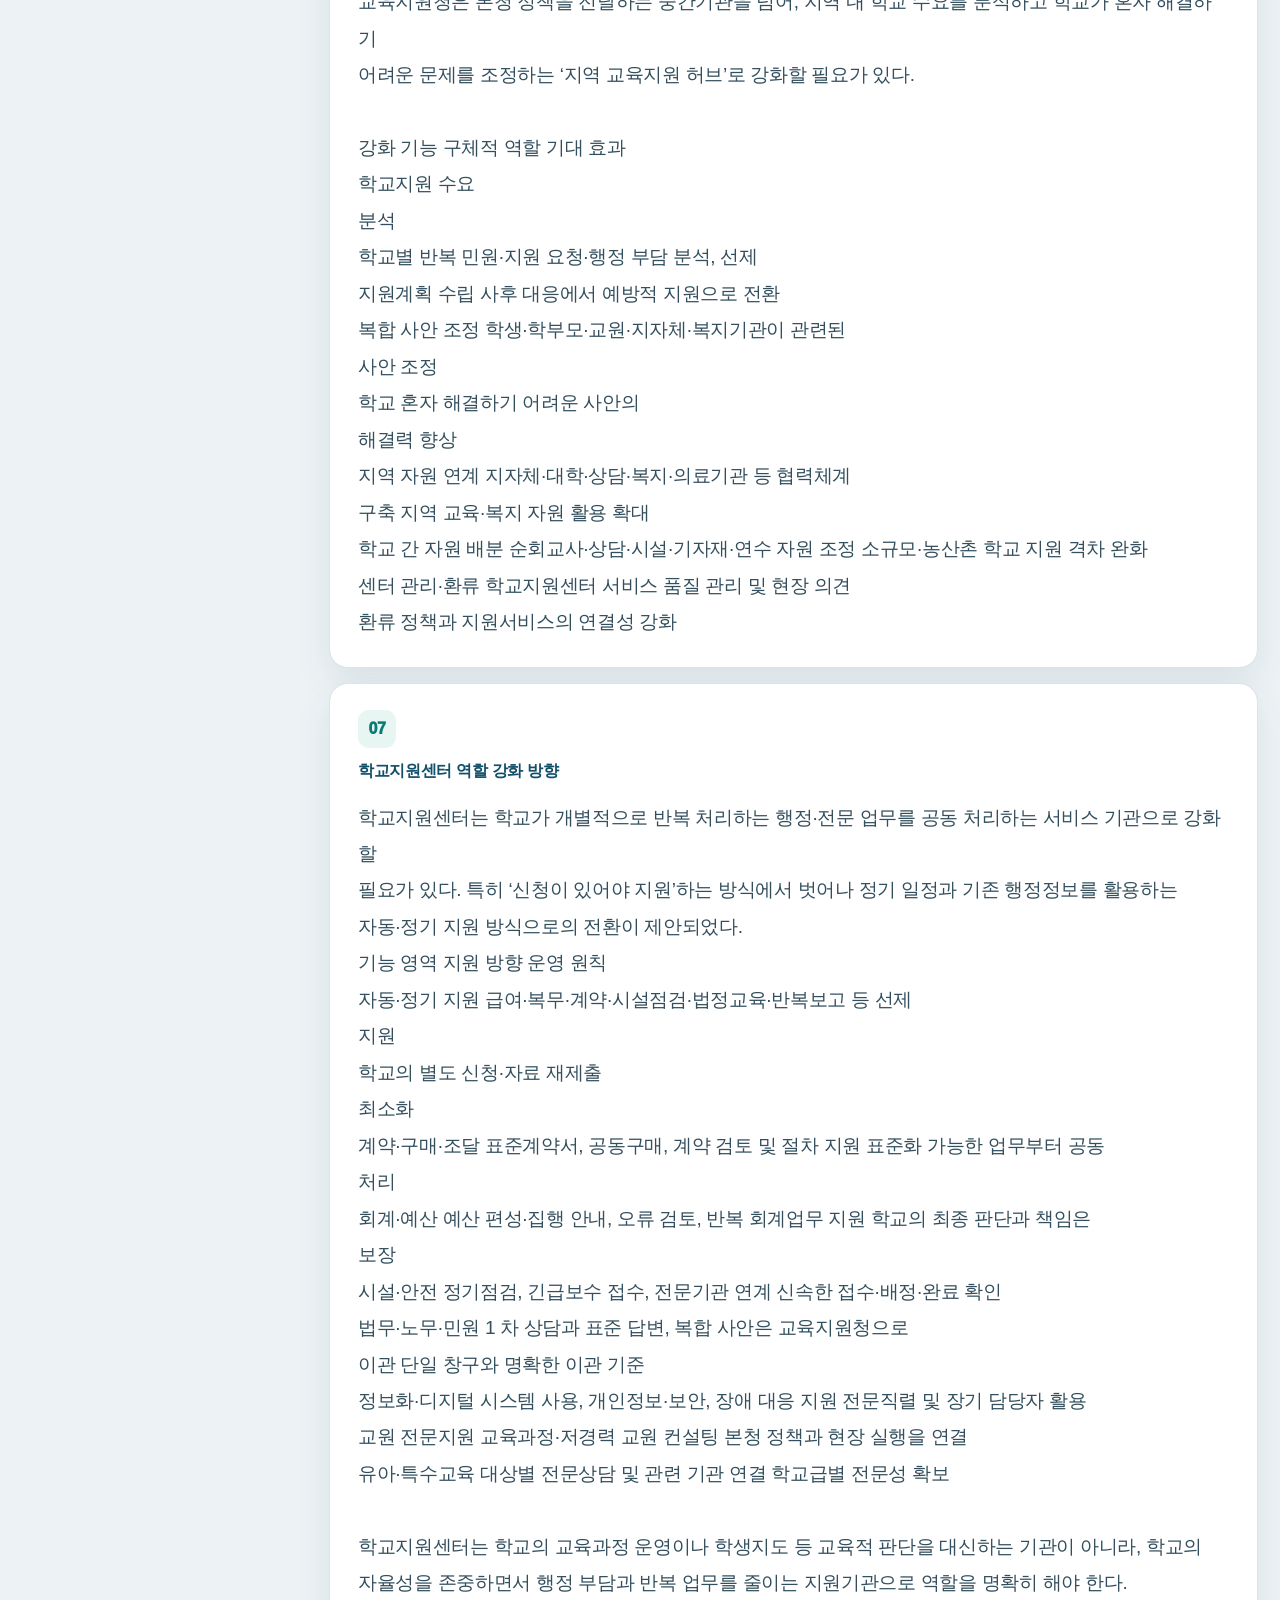
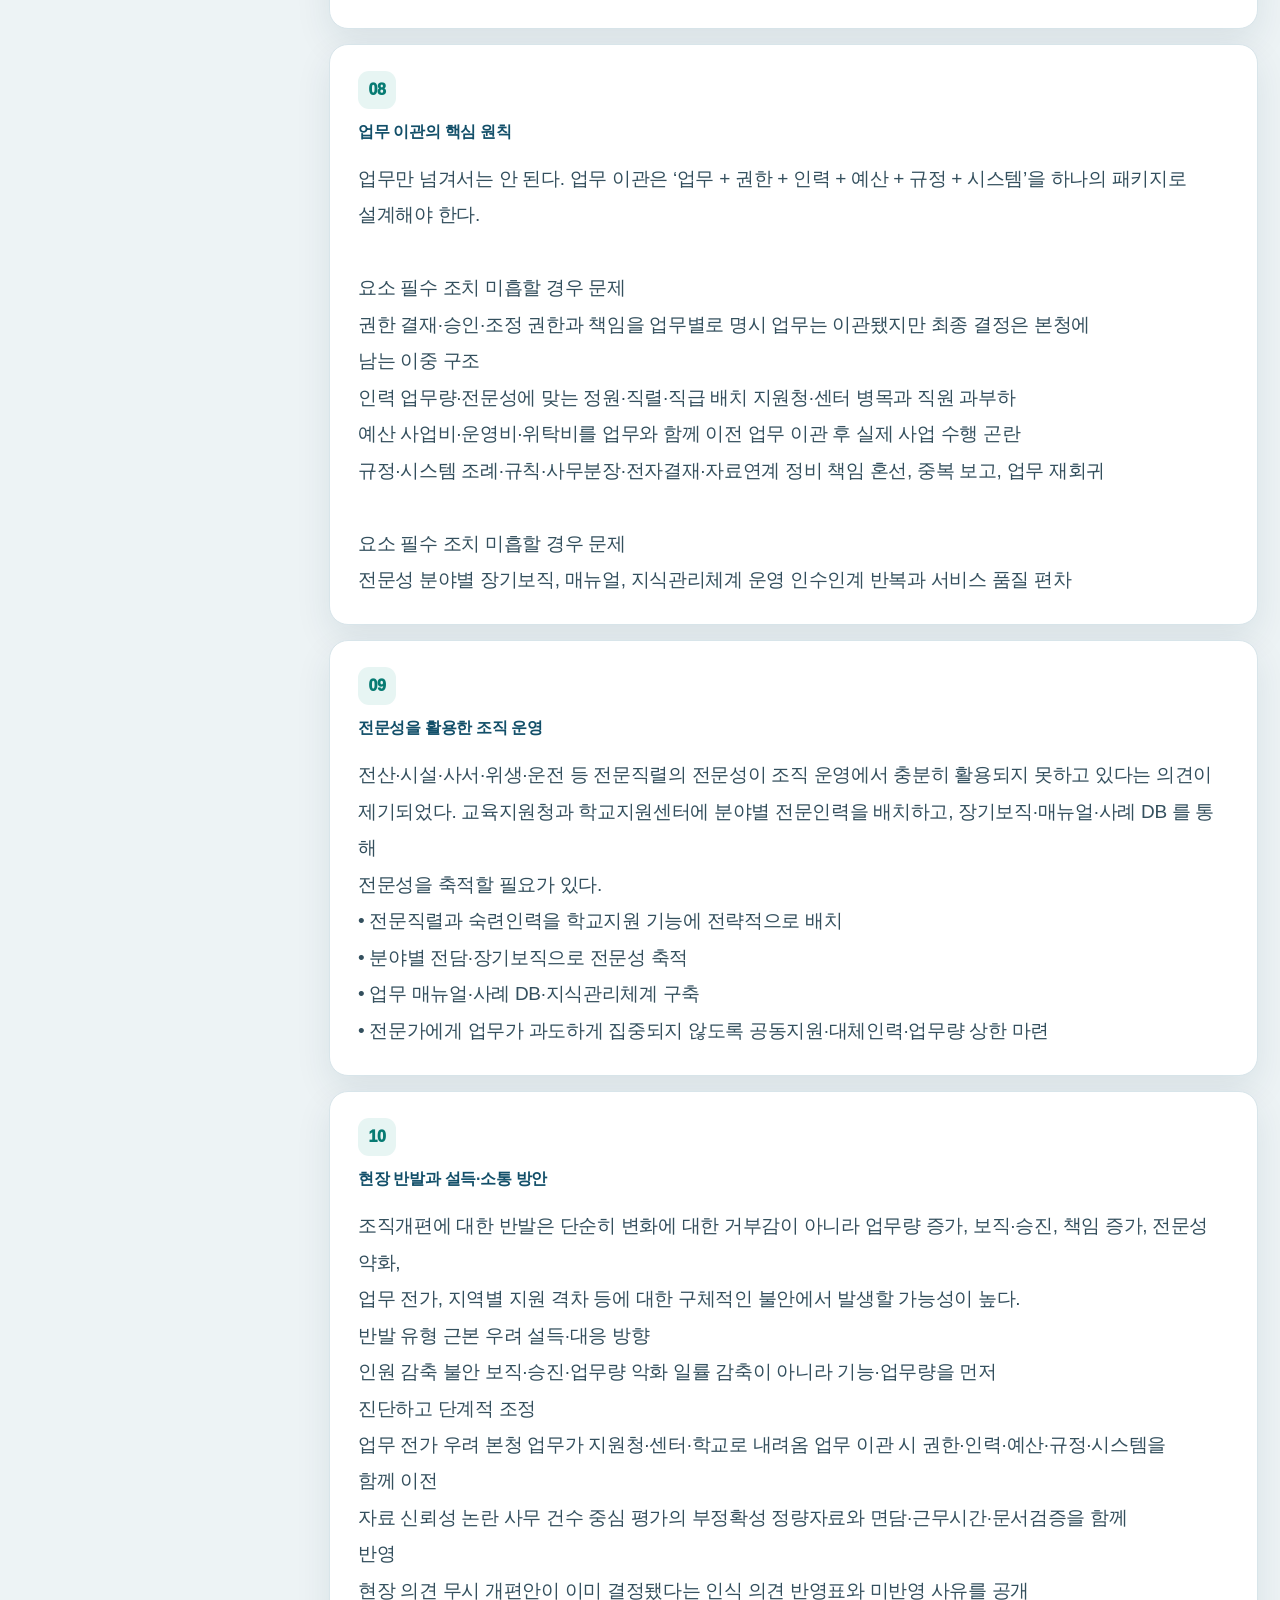
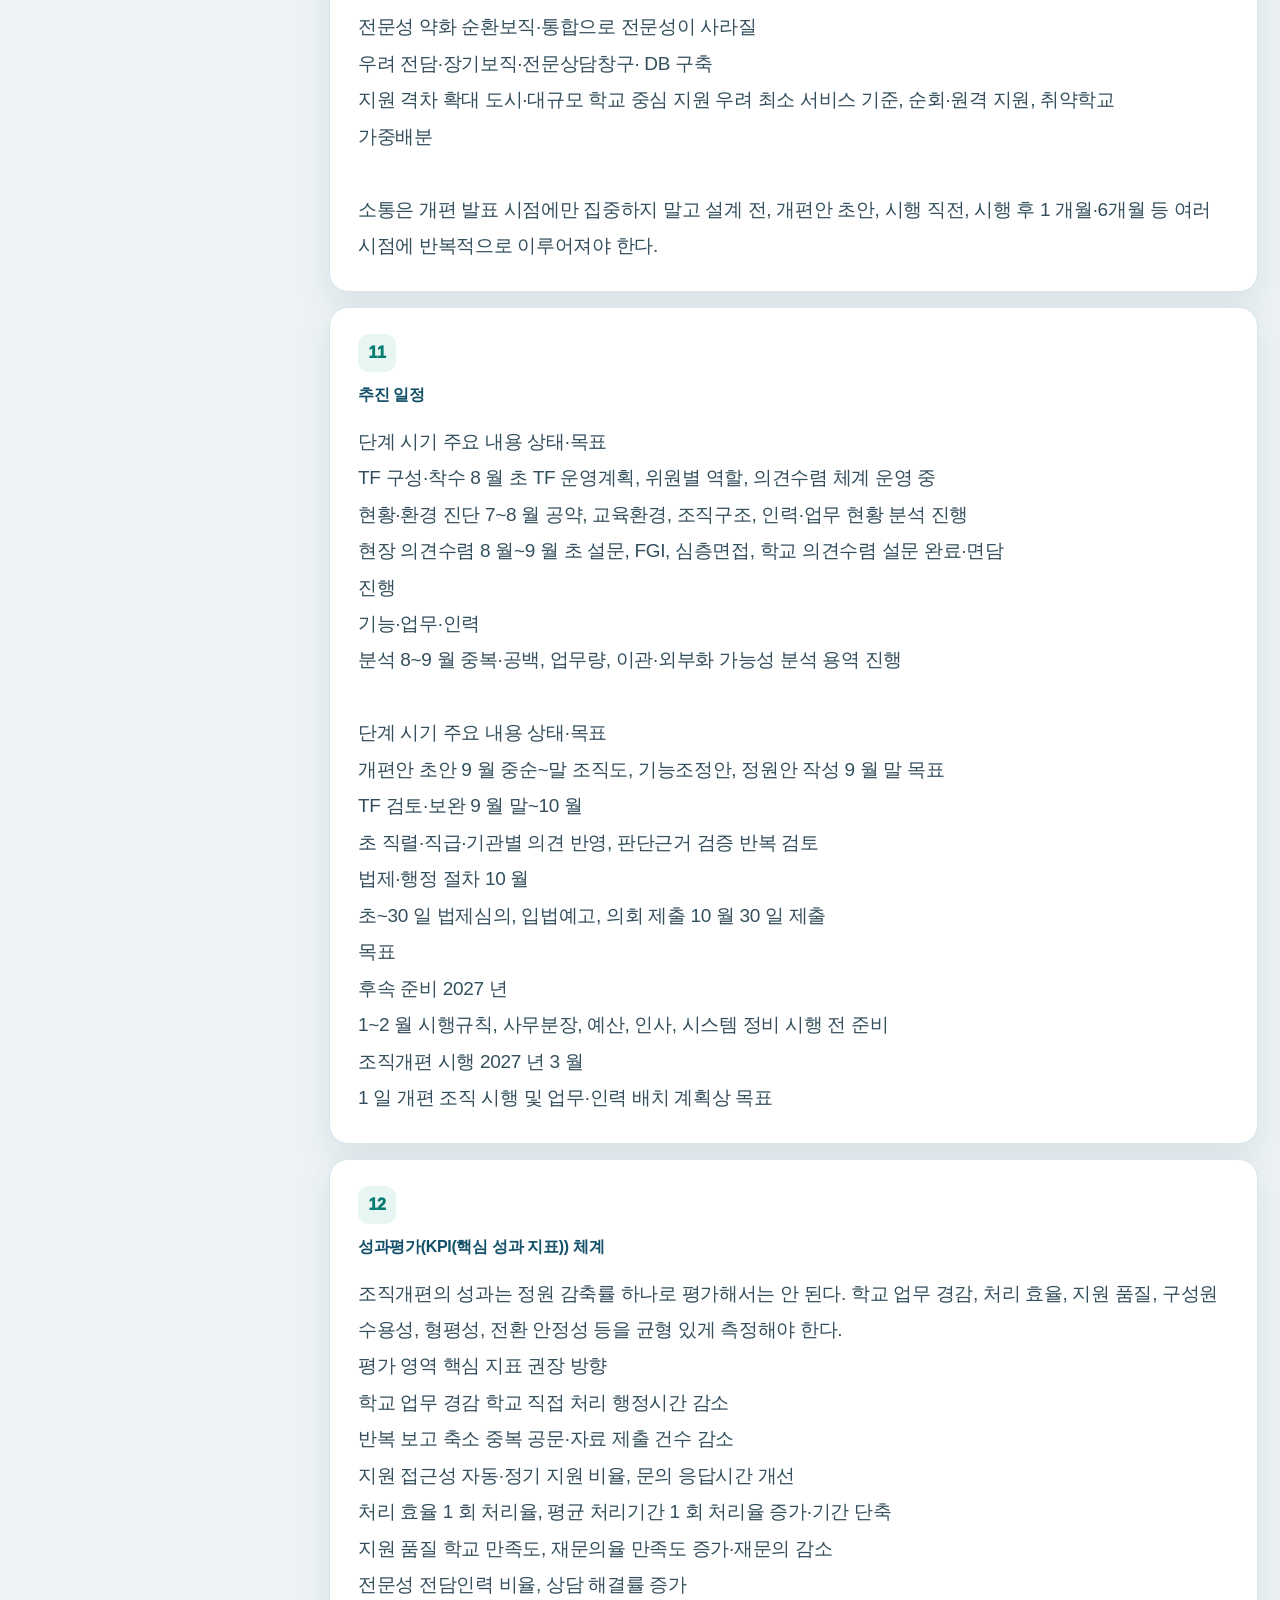
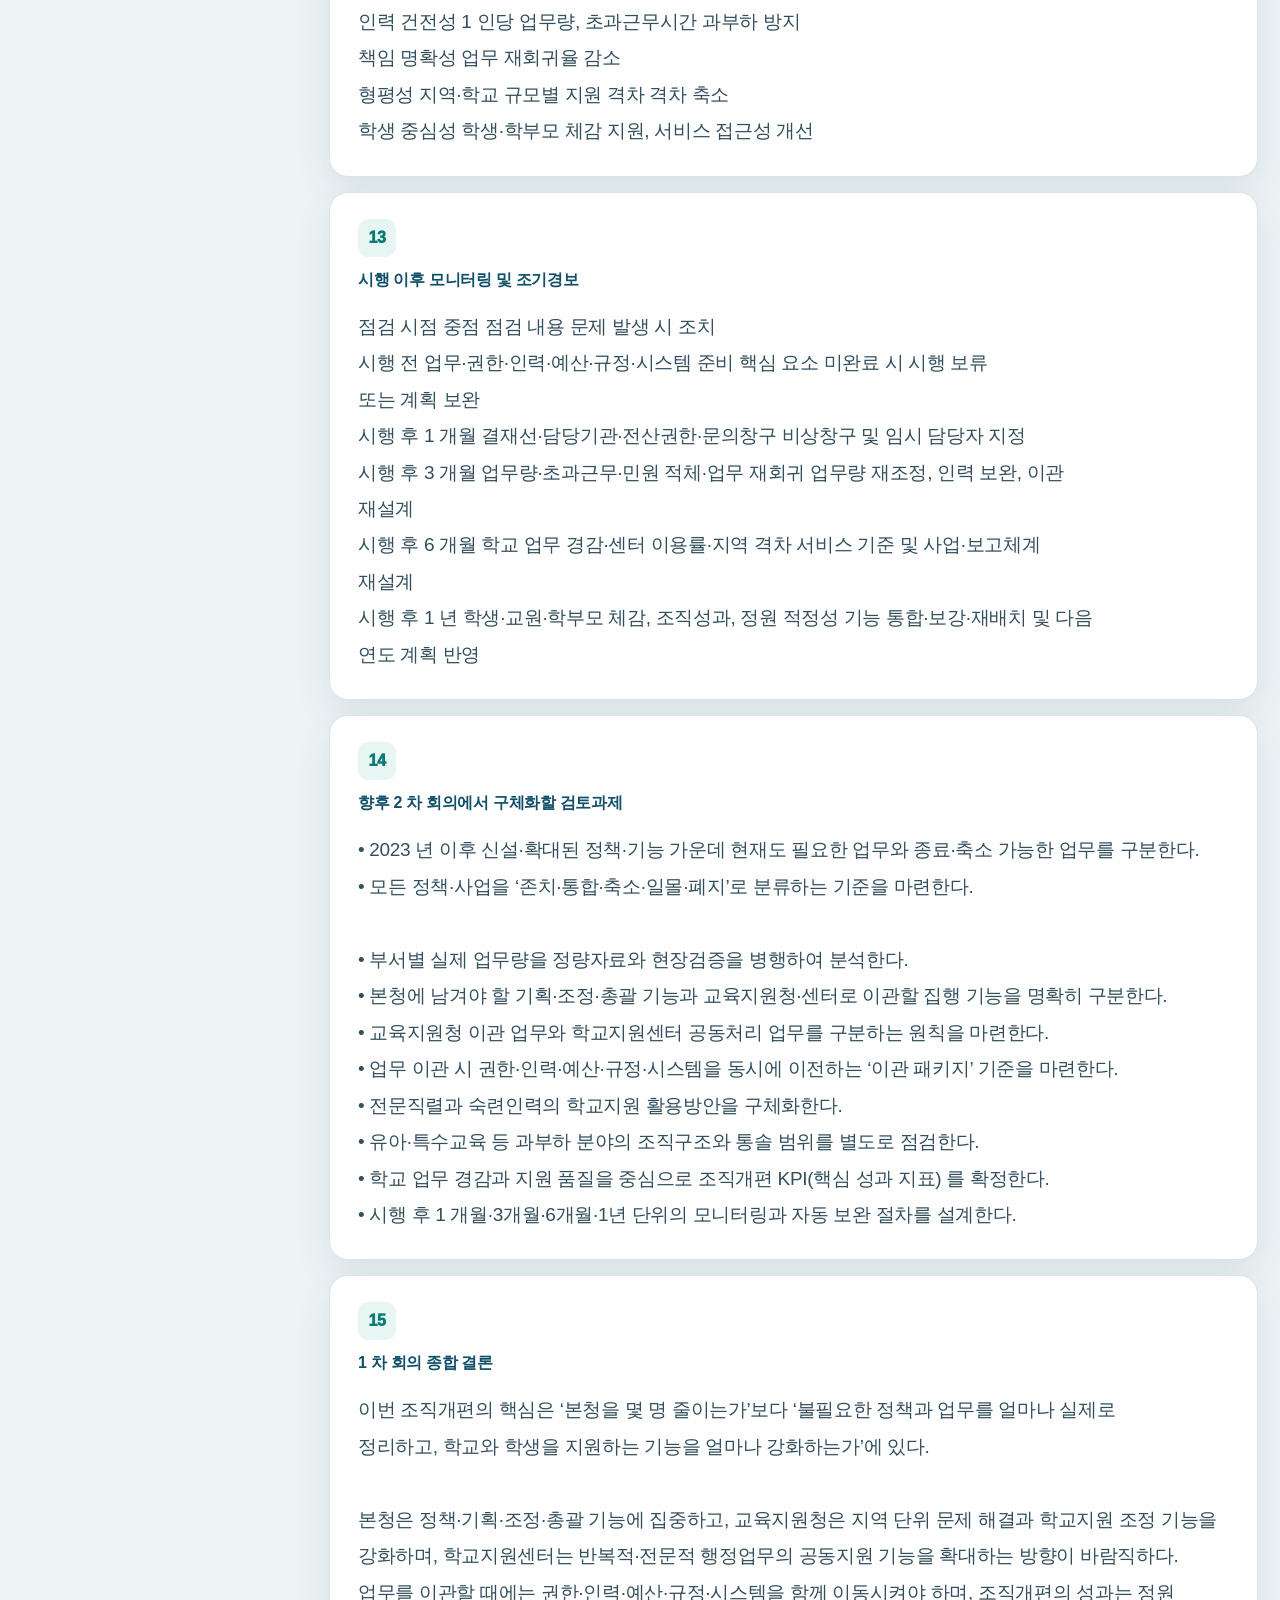
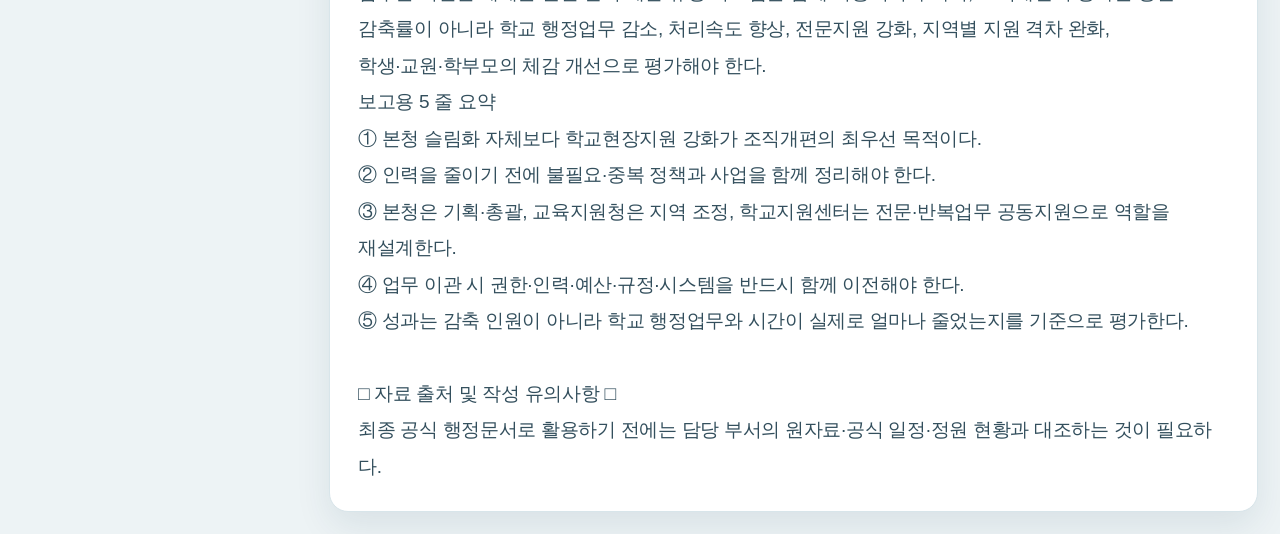
<file: organization3.html>
<!DOCTYPE html>
<html lang="ko"><head><meta charset="UTF-8"><meta name="viewport" content="width=device-width,initial-scale=1"><meta name="theme-color" content="#073c60"><title>2026 08 27 T/F 회의</title>
<style>
:root{--navy:#073c60;--teal:#078b82;--ink:#173042;--muted:#667d89;--line:#d8e5ea;--bg:#edf3f5;--white:#fff;--shadow:0 14px 36px rgba(8,53,80,.09)}*{box-sizing:border-box}html{scroll-behavior:smooth}body{margin:0;background:var(--bg);color:var(--ink);font-family:Pretendard,"Noto Sans KR","Malgun Gothic",sans-serif;letter-spacing:-.02em}.topbar{position:sticky;top:0;z-index:50;height:64px;display:flex;align-items:center;gap:14px;padding:0 22px;background:rgba(7,60,96,.97);color:#fff;box-shadow:0 4px 18px rgba(6,40,61,.18)}.home{padding:10px 14px;border:1px solid rgba(255,255,255,.28);border-radius:11px;background:rgba(255,255,255,.1);color:#fff;text-decoration:none;font-weight:900}.top-title{font-size:17px;font-weight:950}.top-title small{display:block;margin-top:2px;color:#bfe2e5;font-size:12px;font-weight:600}.layout{width:min(1500px,100%);margin:auto;display:grid;grid-template-columns:285px minmax(0,1fr);gap:22px;padding:22px}.sidebar{position:sticky;top:86px;height:calc(100vh - 108px);overflow:auto;padding:18px;border:1px solid var(--line);border-radius:18px;background:#fff;box-shadow:var(--shadow)}.sidebar h2{margin:0 0 13px;font-size:17px}.sidebar nav{display:grid;gap:5px}.sidebar a{display:flex;gap:9px;align-items:center;padding:9px;border-radius:10px;color:#4e6875;text-decoration:none;font-size:15px;line-height:1.48}.sidebar a:hover{background:#eaf5f4;color:#076f69}.sidebar a span{flex:none;width:26px;color:#07857c;font-weight:950}.hero{padding:30px;border-radius:23px;background:linear-gradient(130deg,#073c60,#08657b 58%,#079087);color:#fff;box-shadow:var(--shadow)}.eyebrow{font-size:13px;font-weight:900;color:#aee3df}.hero h1{margin:9px 0 12px;font-size:clamp(31px,4vw,48px);line-height:1.2}.hero p{max-width:950px;margin:0;color:#dceef1;font-size:20px;line-height:1.78}.summary{display:grid;grid-template-columns:repeat(4,1fr);gap:12px;margin:16px 0}.summary article{padding:18px;border:1px solid var(--line);border-radius:16px;background:#fff;box-shadow:var(--shadow)}.summary b{display:block;margin-bottom:7px;color:#087b73;font-size:17px}.summary p{margin:0;font-size:17px;line-height:1.7}.report{display:grid;gap:15px}.report-card{scroll-margin-top:84px;padding:26px 28px;border:1px solid var(--line);border-radius:19px;background:#fff;box-shadow:var(--shadow)}.section-no{display:inline-grid;width:38px;height:38px;place-items:center;border-radius:11px;background:#e7f5f3;color:#087b73;font-weight:950}.report-card h2{margin:13px 0 18px;font-size:16px;color:#124f69}.report-card pre{margin:0;white-space:pre-wrap;overflow-wrap:anywhere;font:inherit;font-size:19px;line-height:1.92;color:#334f5d;tab-size:4}.notice{margin-top:15px;padding:17px 19px;border:1px solid #ead7a5;border-radius:14px;background:#fff9e8;color:#6a531f;font-size:17px;line-height:1.78}.backtop{position:fixed;right:22px;bottom:22px;width:48px;height:48px;display:grid;place-items:center;border-radius:14px;background:#073c60;color:#fff;text-decoration:none;box-shadow:var(--shadow);font-size:20px}@media(max-width:1050px){.layout{grid-template-columns:1fr}.sidebar{position:static;height:auto}.sidebar nav{grid-template-columns:repeat(2,1fr)}.summary{grid-template-columns:repeat(2,1fr)}}@media(max-width:650px){.topbar{height:58px;padding:0 10px}.top-title{font-size:14px}.top-title small{display:none}.layout{padding:12px}.sidebar{display:none}.hero{padding:23px}.hero p{font-size:18px}.summary{grid-template-columns:1fr}.report-card{padding:21px 18px}.report-card h2{font-size:14px}.report-card pre{font-size:17px;line-height:1.88}.backtop{right:13px;bottom:13px}}
@media print{.topbar,.sidebar,.backtop{display:none}.layout{display:block;padding:0}.hero,.summary article,.report-card{box-shadow:none}.report-card{break-inside:avoid}}
</style></head><body id="top">
<header class="topbar"><a id="vibecoding-home-btn" class="home" href="/oper3/index.html">⌂ 홈</a><div class="top-title">2026 08 27 T/F 회의<small>학교현장지원 강화를 위한 조직개편 TF 1차 회의 결과 및 향후 검토과제(안)</small></div></header>
<div class="layout"><aside class="sidebar"><h2>문서 목차</h2><nav><a href="#s2"><span>01</span>1 차 회의 개요 및 핵심 인식 
</a><a href="#s3"><span>02</span>조직개편의 기본 방향 
</a><a href="#s4"><span>03</span>조직개편이 필요한 이유 
</a><a href="#s5"><span>04</span>핵심 쟁점 ① 본청 정원 20% 감축 목표 
</a><a href="#s6"><span>05</span>핵심 쟁점 ② 업무량 산정 방식 
</a><a href="#s7"><span>06</span>교육지원청 역할 강화 방향 
</a><a href="#s8"><span>07</span>학교지원센터 역할 강화 방향 
</a><a href="#s9"><span>08</span>업무 이관의 핵심 원칙 
</a><a href="#s10"><span>09</span>전문성을 활용한 조직 운영 
</a><a href="#s11"><span>10</span>현장 반발과 설득·소통 방안 
</a><a href="#s12"><span>11</span>추진 일정 
</a><a href="#s13"><span>12</span>성과평가(KPI(핵심 성과 지표)) 체계 
</a><a href="#s14"><span>13</span>시행 이후 모니터링 및 조기경보 
</a><a href="#s15"><span>14</span>향후 2 차 회의에서 구체화할 검토과제 
</a><a href="#s16"><span>15</span>1 차 회의 종합 결론 
</a></nav></aside><main>
<section class="hero"><div class="eyebrow">3개 자료 종합 분석 · 회의결과 보고용</div><h1>학교현장지원 강화를 위한<br>조직개편 TF 1차 회의 결과</h1><p>핵심 방향: 본청 정원 감축 자체가 아니라, 불필요한 정책·업무를 정리하고 본청은 기획·총괄에 집중하며 교육지원청과 학교지원센터의 현장 지원 기능을 강화하는 조직개편</p></section>
<div class="summary"><article><b>조직개편 목적</b><p>학생과 학교를 실질적으로 지원하는 조직으로 기능을 재설계</p></article><article><b>업무 이관 원칙</b><p>업무 + 권한 + 인력 + 예산 + 규정 + 시스템</p></article><article><b>시행 목표</b><p>2027년 3월 1일 개편 조직 시행 및 업무·인력 배치</p></article><article><b>성과 기준</b><p>학교 업무 경감, 처리 효율, 지원 품질, 수용성, 형평성, 전환 안정성</p></article></div>
<div class="report"><section class="report-card" id="s2"><div class="section-no">01</div><h2>1 차 회의 개요 및 핵심 인식 
</h2><pre>전북특별자치도교육청은 학교 현장 지원을 강화하고 교육감 공약을 뒷받침하기 위한 조직개편을 추진하고 
있으며, 본청·교육지원청·직속기관·유치원·학교 등 다양한 구성원이 참여하는 TF 를 운영하고 있다. 외부 
연구용역을 통해 조직 구조, 인력 운영, 업무량, 기능 중복·공백 등을 진단하고 있다. 
1 차 회의의 핵심 인식: “조직개편의 목적은 본청 인원을 몇 % 줄이는 것 자체가 아니라, 학생과 학교를 
실질적으로 지원하는 조직으로 기능을 재설계하는 데 있다.”</pre></section><section class="report-card" id="s3"><div class="section-no">02</div><h2>조직개편의 기본 방향 
</h2><pre>구분 기본 방향 핵심 과제 
본청 정책·기획·조정·총괄 중심 중복 사업 정리, 기능 통합, 정책 품질 관리 
교육지원청 지역 단위 학교지원 허브 지역 특성 반영, 복합 사안 조정, 학교지원 우선순위 설정 
학교지원센터 표준화·전문화된 공동지원 
서비스 기관 반복 행정 공동처리, 자동·정기 지원, 분야별 전문인력 배치 
학교 교육활동과 학생지도에 집중 반복 보고·자료 제출·행정처리 부담 경감 
 
조직개편의 성과는 정원 감축률만으로 판단하기보다 학교가 체감하는 지원의 신속성·전문성·접근성, 
행정업무 감소 정도로 평가해야 한다.</pre></section><section class="report-card" id="s4"><div class="section-no">03</div><h2>조직개편이 필요한 이유 
</h2><pre>3-1. 본청에 기능과 인력이 상대적으로 집중된 문제 
회의에서는 본청 조직과 인력이 타 시·도 평균보다 큰 편이며, 반대로 교육지원청의 학교지원 기능은 
상대적으로 더 강화할 필요가 있다는 문제의식이 제기되었다. 

3-2. 신규 정책은 늘지만 기존 업무는 잘 없어지지 않는 문제 
새로운 정책과 사업은 계속 추가되지만 기존 사업이 충분히 정리되지 않아 업무가 누적되는 문제가 
지적되었다. 따라서 모든 정책·사업을 존치·통합·축소·일몰·폐지로 분류하는 전수 검토가 필요하다. 
3-3. 기능 중복·공백과 책임 불명확 
대상 중심 업무분장과 기능 중심 업무분장이 충돌하면서 주관부서와 협업부서의 역할이 불명확해지거나, 
업무 이관 후에도 조례·규칙·예산·인력이 따라가지 못해 업무가 재회귀하는 문제가 제기되었다.</pre></section><section class="report-card" id="s5"><div class="section-no">04</div><h2>핵심 쟁점 ① 본청 정원 20% 감축 목표 
</h2><pre>감축 필요성과 취지에 공감하는 의견은 있었으나, 모든 부서에 동일한 비율을 적용하는 일률적 감축 방식에는 
우려가 제기되었다. 
쟁점 주요 우려 검토 방향 
일률적 20% 감축 업무량과 난이도가 다른 부서에 동일 비율 
적용 시 과부하 발생 부서별 기능·업무량·필수성을 먼저 진단 
인력만 감축 정책과 사업이 그대로면 남은 직원의 
노동강도 증가 감축 전 업무 폐지·통합·이관을 확정 
단기간 감축 업무공백과 조직 혼란 가능 5~10% 등 단계적 조정 방안 검토 
숫자 중심 평가 감축률이 목적이 되어 학교지원 성과가 
약화될 위험 학교 업무 경감과 지원 품질을 KPI(핵심 성과 지표) 로 관리 
 
정리: ‘감축률을 먼저 정하고 업무를 맞추는 방식’보다 ‘업무와 기능을 먼저 진단한 뒤 필요한 인력을 
조정하는 방식’이 바람직하다는 의견이 중심이다.</pre></section><section class="report-card" id="s6"><div class="section-no">05</div><h2>핵심 쟁점 ② 업무량 산정 방식 
</h2><pre>사무 건수나 인원 수만으로 업무량을 평가하면 실제 난이도와 파생업무를 반영하기 어렵다는 문제가 
제기되었다. 
• 같은 1 건의 사무라도 민원 난이도, 책임 정도, 파생 업무, 협업 부서 수가 다를 수 있음 
• 특정 시기에 업무가 집중되는 계절성과 성수기 업무를 반영해야 함 
• 실제 근무시간, 초과근무, 업무 난이도, 민원·책임 부담 등을 함께 검증해야 함 
• 정량자료는 참고자료로 활용하고, 심층면접·문서검증·현장 의견을 함께 반영해야 함 
따라서 향후 업무량 분석은 ‘사무 건수’보다 ‘가중 업무량’ 개념으로 접근하고, 부서별 검증 절차와 
이의제기·재산정 절차를 마련할 필요가 있다.</pre></section><section class="report-card" id="s7"><div class="section-no">06</div><h2>교육지원청 역할 강화 방향 
</h2><pre>교육지원청은 본청 정책을 전달하는 중간기관을 넘어, 지역 내 학교 수요를 분석하고 학교가 혼자 해결하기 
어려운 문제를 조정하는 ‘지역 교육지원 허브’로 강화할 필요가 있다. 

강화 기능 구체적 역할 기대 효과 
학교지원 수요 
분석 
학교별 반복 민원·지원 요청·행정 부담 분석, 선제 
지원계획 수립 사후 대응에서 예방적 지원으로 전환 
복합 사안 조정 학생·학부모·교원·지자체·복지기관이 관련된 
사안 조정 
학교 혼자 해결하기 어려운 사안의 
해결력 향상 
지역 자원 연계 지자체·대학·상담·복지·의료기관 등 협력체계 
구축 지역 교육·복지 자원 활용 확대 
학교 간 자원 배분 순회교사·상담·시설·기자재·연수 자원 조정 소규모·농산촌 학교 지원 격차 완화 
센터 관리·환류 학교지원센터 서비스 품질 관리 및 현장 의견 
환류 정책과 지원서비스의 연결성 강화</pre></section><section class="report-card" id="s8"><div class="section-no">07</div><h2>학교지원센터 역할 강화 방향 
</h2><pre>학교지원센터는 학교가 개별적으로 반복 처리하는 행정·전문 업무를 공동 처리하는 서비스 기관으로 강화할 
필요가 있다. 특히 ‘신청이 있어야 지원’하는 방식에서 벗어나 정기 일정과 기존 행정정보를 활용하는 
자동·정기 지원 방식으로의 전환이 제안되었다. 
기능 영역 지원 방향 운영 원칙 
자동·정기 지원 급여·복무·계약·시설점검·법정교육·반복보고 등 선제 
지원 
학교의 별도 신청·자료 재제출 
최소화 
계약·구매·조달 표준계약서, 공동구매, 계약 검토 및 절차 지원 표준화 가능한 업무부터 공동 
처리 
회계·예산 예산 편성·집행 안내, 오류 검토, 반복 회계업무 지원 학교의 최종 판단과 책임은 
보장 
시설·안전 정기점검, 긴급보수 접수, 전문기관 연계 신속한 접수·배정·완료 확인 
법무·노무·민원 1 차 상담과 표준 답변, 복합 사안은 교육지원청으로 
이관 단일 창구와 명확한 이관 기준 
정보화·디지털 시스템 사용, 개인정보·보안, 장애 대응 지원 전문직렬 및 장기 담당자 활용 
교원 전문지원 교육과정·저경력 교원 컨설팅 본청 정책과 현장 실행을 연결 
유아·특수교육 대상별 전문상담 및 관련 기관 연결 학교급별 전문성 확보 
 
학교지원센터는 학교의 교육과정 운영이나 학생지도 등 교육적 판단을 대신하는 기관이 아니라, 학교의 
자율성을 존중하면서 행정 부담과 반복 업무를 줄이는 지원기관으로 역할을 명확히 해야 한다.</pre></section><section class="report-card" id="s9"><div class="section-no">08</div><h2>업무 이관의 핵심 원칙 
</h2><pre>업무만 넘겨서는 안 된다. 업무 이관은 ‘업무 + 권한 + 인력 + 예산 + 규정 + 시스템’을 하나의 패키지로 
설계해야 한다. 
 
요소 필수 조치 미흡할 경우 문제 
권한 결재·승인·조정 권한과 책임을 업무별로 명시 업무는 이관됐지만 최종 결정은 본청에 
남는 이중 구조 
인력 업무량·전문성에 맞는 정원·직렬·직급 배치 지원청·센터 병목과 직원 과부하 
예산 사업비·운영비·위탁비를 업무와 함께 이전 업무 이관 후 실제 사업 수행 곤란 
규정·시스템 조례·규칙·사무분장·전자결재·자료연계 정비 책임 혼선, 중복 보고, 업무 재회귀 

요소 필수 조치 미흡할 경우 문제 
전문성 분야별 장기보직, 매뉴얼, 지식관리체계 운영 인수인계 반복과 서비스 품질 편차</pre></section><section class="report-card" id="s10"><div class="section-no">09</div><h2>전문성을 활용한 조직 운영 
</h2><pre>전산·시설·사서·위생·운전 등 전문직렬의 전문성이 조직 운영에서 충분히 활용되지 못하고 있다는 의견이 
제기되었다. 교육지원청과 학교지원센터에 분야별 전문인력을 배치하고, 장기보직·매뉴얼·사례 DB 를 통해 
전문성을 축적할 필요가 있다. 
• 전문직렬과 숙련인력을 학교지원 기능에 전략적으로 배치 
• 분야별 전담·장기보직으로 전문성 축적 
• 업무 매뉴얼·사례 DB·지식관리체계 구축 
• 전문가에게 업무가 과도하게 집중되지 않도록 공동지원·대체인력·업무량 상한 마련</pre></section><section class="report-card" id="s11"><div class="section-no">10</div><h2>현장 반발과 설득·소통 방안 
</h2><pre>조직개편에 대한 반발은 단순히 변화에 대한 거부감이 아니라 업무량 증가, 보직·승진, 책임 증가, 전문성 약화, 
업무 전가, 지역별 지원 격차 등에 대한 구체적인 불안에서 발생할 가능성이 높다. 
반발 유형 근본 우려 설득·대응 방향 
인원 감축 불안 보직·승진·업무량 악화 일률 감축이 아니라 기능·업무량을 먼저 
진단하고 단계적 조정 
업무 전가 우려 본청 업무가 지원청·센터·학교로 내려옴 업무 이관 시 권한·인력·예산·규정·시스템을 
함께 이전 
자료 신뢰성 논란 사무 건수 중심 평가의 부정확성 정량자료와 면담·근무시간·문서검증을 함께 
반영 
현장 의견 무시 개편안이 이미 결정됐다는 인식 의견 반영표와 미반영 사유를 공개 
전문성 약화 순환보직·통합으로 전문성이 사라질 
우려 전담·장기보직·전문상담창구· DB 구축 
지원 격차 확대 도시·대규모 학교 중심 지원 우려 최소 서비스 기준, 순회·원격 지원, 취약학교 
가중배분 
 
소통은 개편 발표 시점에만 집중하지 말고 설계 전, 개편안 초안, 시행 직전, 시행 후 1 개월·6개월 등 여러 
시점에 반복적으로 이루어져야 한다.</pre></section><section class="report-card" id="s12"><div class="section-no">11</div><h2>추진 일정 
</h2><pre>단계 시기 주요 내용 상태·목표 
TF 구성·착수 8 월 초 TF 운영계획, 위원별 역할, 의견수렴 체계 운영 중 
현황·환경 진단 7~8 월 공약, 교육환경, 조직구조, 인력·업무 현황 분석 진행 
현장 의견수렴 8 월~9 월 초 설문, FGI, 심층면접, 학교 의견수렴 설문 완료·면담 
진행 
기능·업무·인력 
분석 8~9 월 중복·공백, 업무량, 이관·외부화 가능성 분석 용역 진행 

단계 시기 주요 내용 상태·목표 
개편안 초안 9 월 중순~말 조직도, 기능조정안, 정원안 작성 9 월 말 목표 
TF 검토·보완 9 월 말~10 월 
초 직렬·직급·기관별 의견 반영, 판단근거 검증 반복 검토 
법제·행정 절차 10 월 
초~30 일 법제심의, 입법예고, 의회 제출 10 월 30 일 제출 
목표 
후속 준비 2027 년 
1~2 월 시행규칙, 사무분장, 예산, 인사, 시스템 정비 시행 전 준비 
조직개편 시행 2027 년 3 월 
1 일 개편 조직 시행 및 업무·인력 배치 계획상 목표</pre></section><section class="report-card" id="s13"><div class="section-no">12</div><h2>성과평가(KPI(핵심 성과 지표)) 체계 
</h2><pre>조직개편의 성과는 정원 감축률 하나로 평가해서는 안 된다. 학교 업무 경감, 처리 효율, 지원 품질, 구성원 
수용성, 형평성, 전환 안정성 등을 균형 있게 측정해야 한다. 
평가 영역 핵심 지표 권장 방향 
학교 업무 경감 학교 직접 처리 행정시간 감소 
반복 보고 축소 중복 공문·자료 제출 건수 감소 
지원 접근성 자동·정기 지원 비율, 문의 응답시간 개선 
처리 효율 1 회 처리율, 평균 처리기간 1 회 처리율 증가·기간 단축 
지원 품질 학교 만족도, 재문의율 만족도 증가·재문의 감소 
전문성 전담인력 비율, 상담 해결률 증가 
인력 건전성 1 인당 업무량, 초과근무시간 과부하 방지 
책임 명확성 업무 재회귀율 감소 
형평성 지역·학교 규모별 지원 격차 격차 축소 
학생 중심성 학생·학부모 체감 지원, 서비스 접근성 개선</pre></section><section class="report-card" id="s14"><div class="section-no">13</div><h2>시행 이후 모니터링 및 조기경보 
</h2><pre>점검 시점 중점 점검 내용 문제 발생 시 조치 
시행 전 업무·권한·인력·예산·규정·시스템 준비 핵심 요소 미완료 시 시행 보류 
또는 계획 보완 
시행 후 1 개월 결재선·담당기관·전산권한·문의창구 비상창구 및 임시 담당자 지정 
시행 후 3 개월 업무량·초과근무·민원 적체·업무 재회귀 업무량 재조정, 인력 보완, 이관 
재설계 
시행 후 6 개월 학교 업무 경감·센터 이용률·지역 격차 서비스 기준 및 사업·보고체계 
재설계 
시행 후 1 년 학생·교원·학부모 체감, 조직성과, 정원 적정성 기능 통합·보강·재배치 및 다음 
연도 계획 반영</pre></section><section class="report-card" id="s15"><div class="section-no">14</div><h2>향후 2 차 회의에서 구체화할 검토과제 
</h2><pre>• 2023 년 이후 신설·확대된 정책·기능 가운데 현재도 필요한 업무와 종료·축소 가능한 업무를 구분한다. 
• 모든 정책·사업을 ‘존치·통합·축소·일몰·폐지’로 분류하는 기준을 마련한다. 

• 부서별 실제 업무량을 정량자료와 현장검증을 병행하여 분석한다. 
• 본청에 남겨야 할 기획·조정·총괄 기능과 교육지원청·센터로 이관할 집행 기능을 명확히 구분한다. 
• 교육지원청 이관 업무와 학교지원센터 공동처리 업무를 구분하는 원칙을 마련한다. 
• 업무 이관 시 권한·인력·예산·규정·시스템을 동시에 이전하는 ‘이관 패키지’ 기준을 마련한다. 
• 전문직렬과 숙련인력의 학교지원 활용방안을 구체화한다. 
• 유아·특수교육 등 과부하 분야의 조직구조와 통솔 범위를 별도로 점검한다. 
• 학교 업무 경감과 지원 품질을 중심으로 조직개편 KPI(핵심 성과 지표) 를 확정한다. 
• 시행 후 1 개월·3개월·6개월·1년 단위의 모니터링과 자동 보완 절차를 설계한다.</pre></section><section class="report-card" id="s16"><div class="section-no">15</div><h2>1 차 회의 종합 결론 
</h2><pre>이번 조직개편의 핵심은 ‘본청을 몇 명 줄이는가’보다 ‘불필요한 정책과 업무를 얼마나 실제로 
정리하고, 학교와 학생을 지원하는 기능을 얼마나 강화하는가’에 있다. 
 
본청은 정책·기획·조정·총괄 기능에 집중하고, 교육지원청은 지역 단위 문제 해결과 학교지원 조정 기능을 
강화하며, 학교지원센터는 반복적·전문적 행정업무의 공동지원 기능을 확대하는 방향이 바람직하다. 
업무를 이관할 때에는 권한·인력·예산·규정·시스템을 함께 이동시켜야 하며, 조직개편의 성과는 정원 
감축률이 아니라 학교 행정업무 감소, 처리속도 향상, 전문지원 강화, 지역별 지원 격차 완화, 
학생·교원·학부모의 체감 개선으로 평가해야 한다. 
보고용 5 줄 요약 
① 본청 슬림화 자체보다 학교현장지원 강화가 조직개편의 최우선 목적이다. 
② 인력을 줄이기 전에 불필요·중복 정책과 사업을 함께 정리해야 한다. 
③ 본청은 기획·총괄, 교육지원청은 지역 조정, 학교지원센터는 전문·반복업무 공동지원으로 역할을 
재설계한다. 
④ 업무 이관 시 권한·인력·예산·규정·시스템을 반드시 함께 이전해야 한다. 
⑤ 성과는 감축 인원이 아니라 학교 행정업무와 시간이 실제로 얼마나 줄었는지를 기준으로 평가한다. 
 
□ 자료 출처 및 작성 유의사항 □
최종 공식 행정문서로 활용하기 전에는 담당 부서의 원자료·공식 일정·정원 현황과 대조하는 것이 필요하다.</pre></section></div></main></div><a class="backtop" href="#top" aria-label="맨 위로">↑</a></body></html>
</file>
